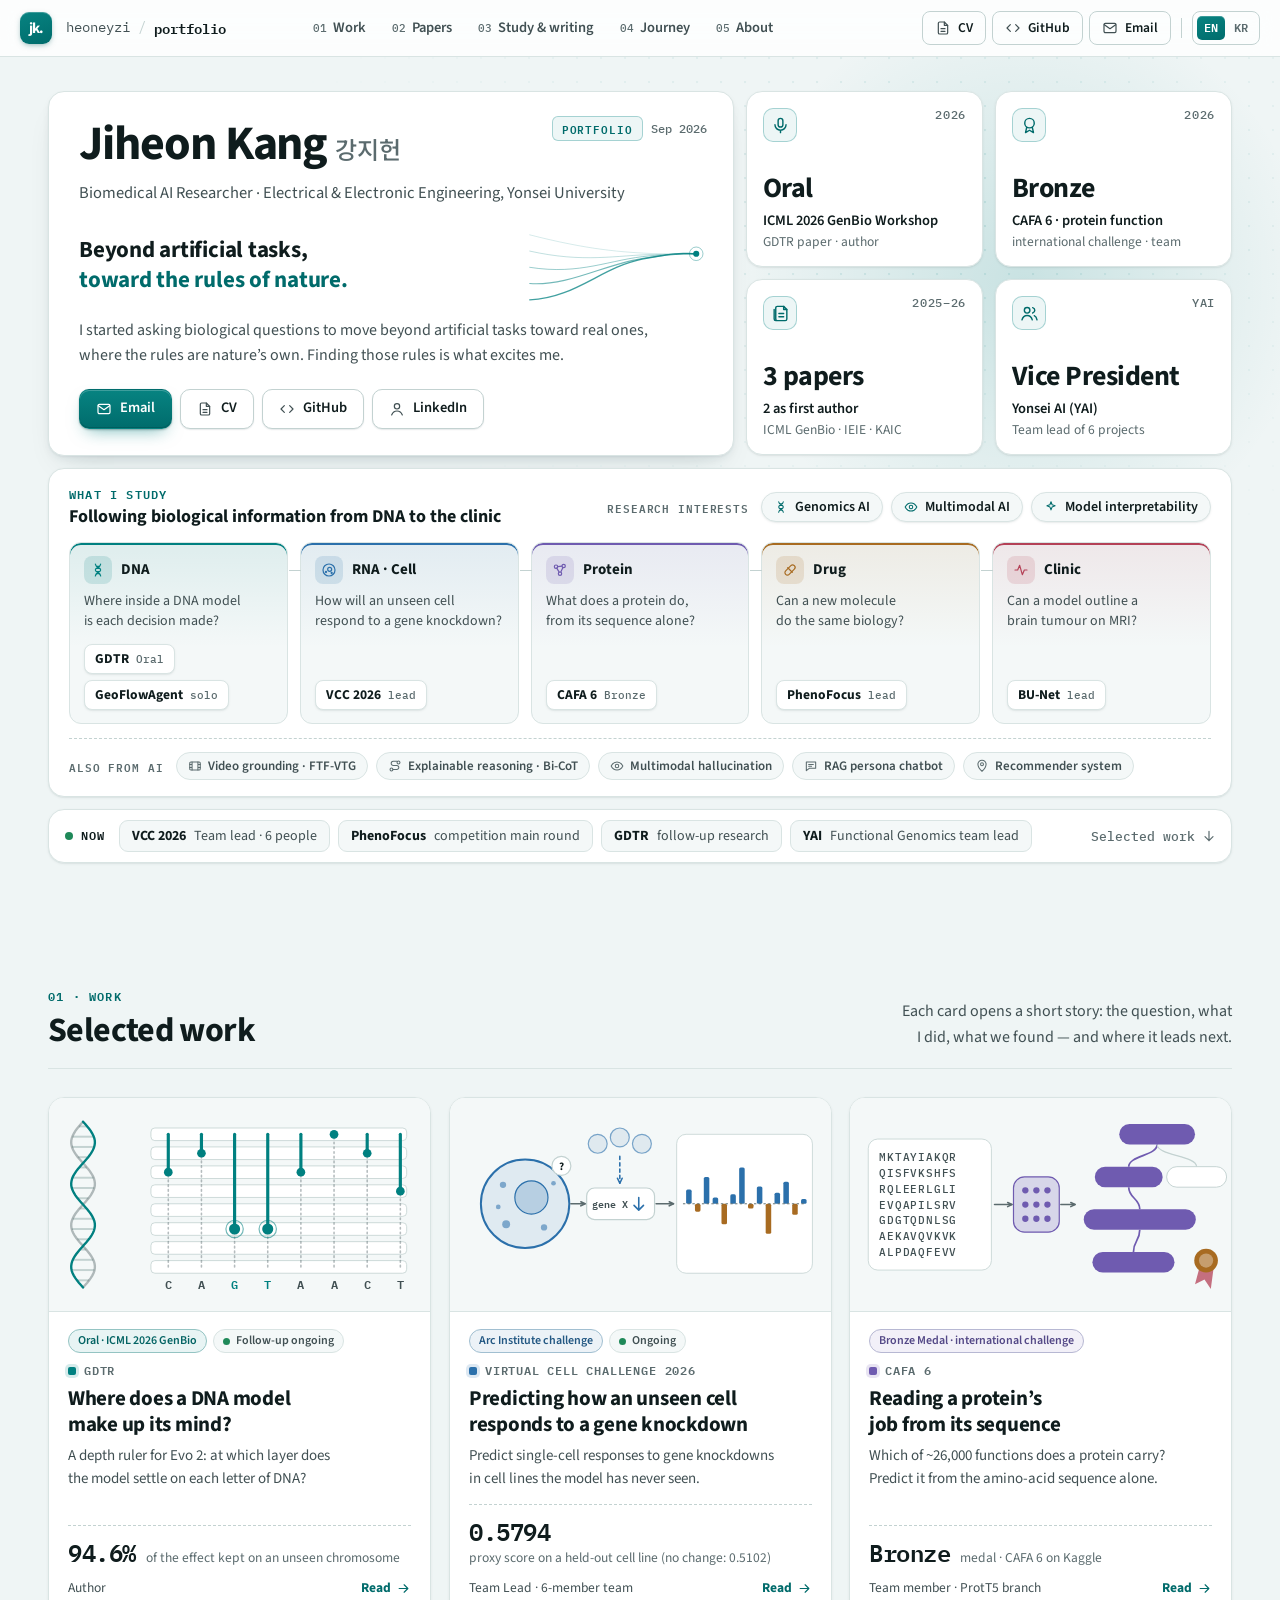
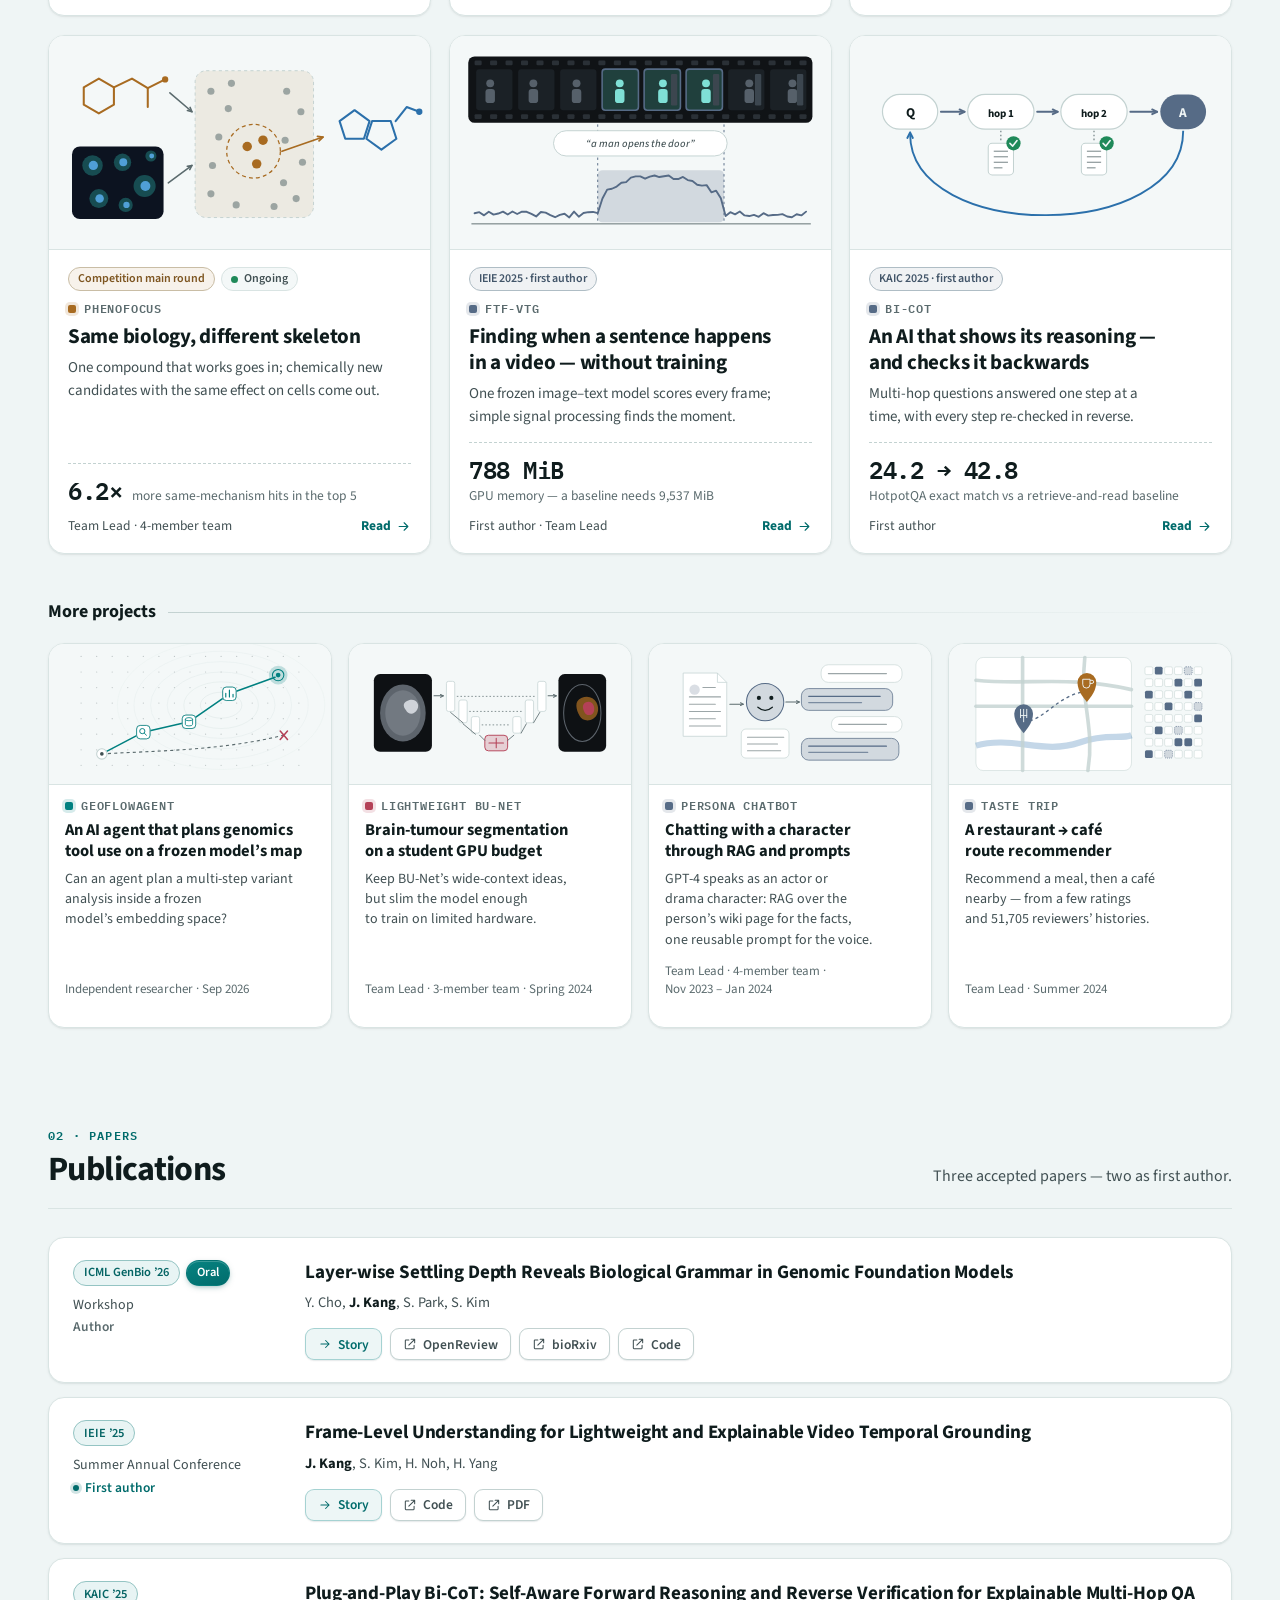
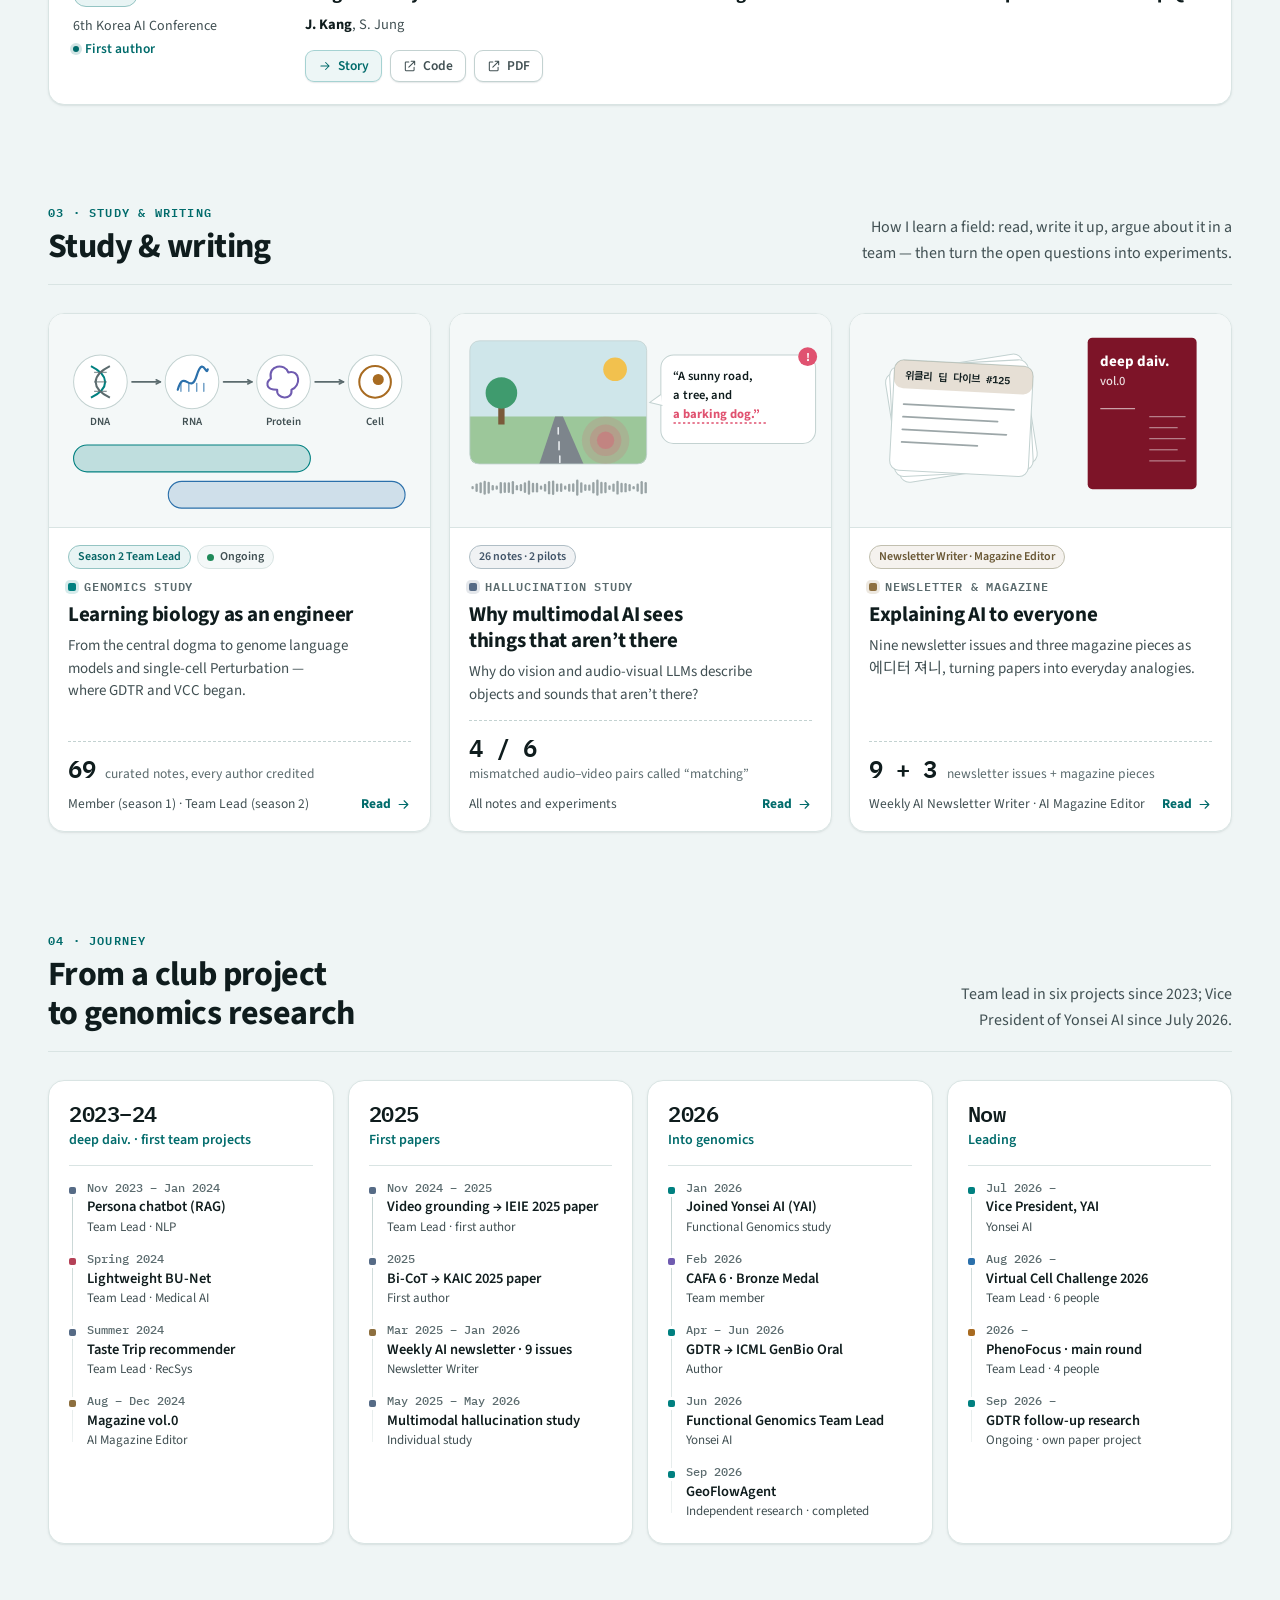
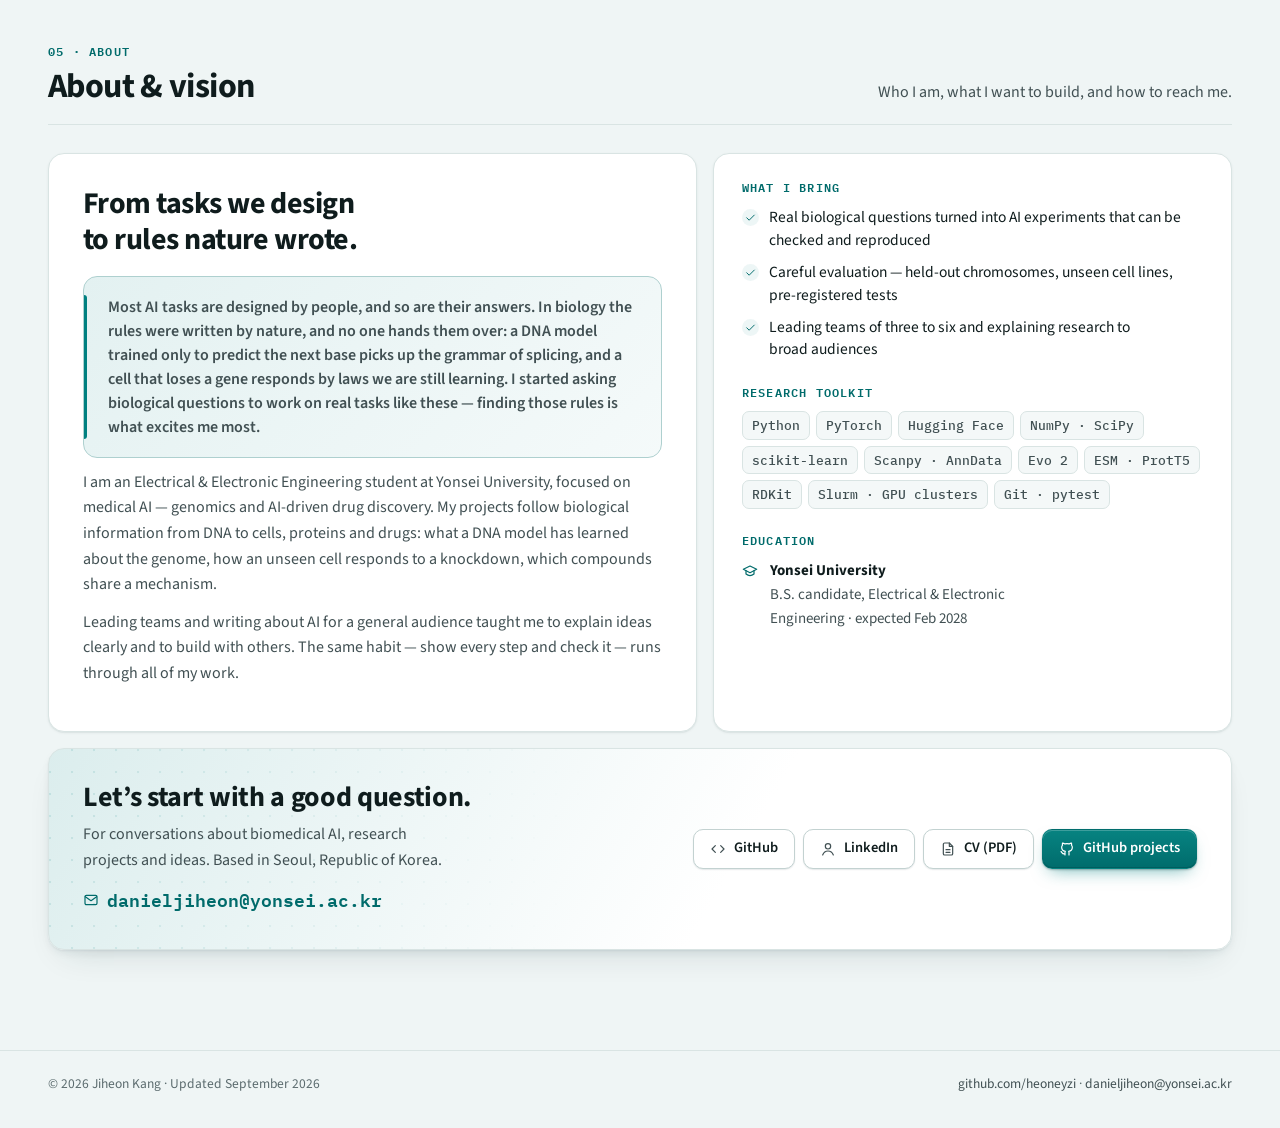
<file: index.html>
<!doctype html>
<html lang="en">
<head>
<meta charset="utf-8">
<meta name="viewport" content="width=device-width,initial-scale=1">
<title>Jiheon Kang · Biomedical AI Researcher</title>
<meta name="title-ko" content="강지헌 · Biomedical AI 연구자">
<meta name="description" content="Jiheon Kang (강지헌), Yonsei University — moving beyond artificial AI tasks toward real ones: finding nature’s rules in DNA, cells and proteins. Papers, projects and study notes.">
<meta name="theme-color" content="#f4f8f8">
<meta name="color-scheme" content="light">
<link rel="canonical" href="https://heoneyzi.github.io/">
<meta property="og:type" content="website">
<meta property="og:title" content="Jiheon Kang · Biomedical AI Researcher">
<meta property="og:description" content="Jiheon Kang (강지헌), Yonsei University — moving beyond artificial AI tasks toward real ones: finding nature’s rules in DNA, cells and proteins. Papers, projects and study notes.">
<meta property="og:url" content="https://heoneyzi.github.io/">
<meta property="og:image" content="https://heoneyzi.github.io/assets/og.png">
<meta name="twitter:card" content="summary_large_image">
<link rel="icon" type="image/svg+xml" href="favicon.svg">
<link rel="preconnect" href="https://fonts.googleapis.com">
<link rel="preconnect" href="https://fonts.gstatic.com" crossorigin>
<link rel="stylesheet" href="https://fonts.googleapis.com/css2?family=Source+Sans+3:ital,wght@0,400;0,500;0,600;0,700;1,400&family=IBM+Plex+Mono:wght@400;500;600&family=Noto+Sans+KR:wght@400;500;700&display=swap">
<link rel="stylesheet" href="assets/site.css?v=light-only-20260928">
<script src="assets/site.js?v=light-only-20260928" defer></script>
</head>
<body>
<a class="skip" href="#main" data-ko="본문으로 건너뛰기">Skip to content</a>
<svg class="sprite" aria-hidden="true" focusable="false" xmlns="http://www.w3.org/2000/svg"><symbol id="i-mail" viewBox="0 0 24 24" fill="none" stroke="currentColor" stroke-width="1.8" stroke-linecap="round" stroke-linejoin="round"><rect x="3" y="5" width="18" height="14" rx="2"/><path d="m3.5 7 8.5 6 8.5-6"/></symbol><symbol id="i-file" viewBox="0 0 24 24" fill="none" stroke="currentColor" stroke-width="1.8" stroke-linecap="round" stroke-linejoin="round"><path d="M14 3H7a2 2 0 0 0-2 2v14a2 2 0 0 0 2 2h10a2 2 0 0 0 2-2V8z"/><path d="M14 3v5h5M9 13h6M9 17h6"/></symbol><symbol id="i-code" viewBox="0 0 24 24" fill="none" stroke="currentColor" stroke-width="1.8" stroke-linecap="round" stroke-linejoin="round"><path d="m8 7-5 5 5 5M16 7l5 5-5 5"/></symbol><symbol id="i-user" viewBox="0 0 24 24" fill="none" stroke="currentColor" stroke-width="1.8" stroke-linecap="round" stroke-linejoin="round"><circle cx="12" cy="8" r="4"/><path d="M4 21c1.5-4 4.5-6 8-6s6.5 2 8 6"/></symbol><symbol id="i-arrow" viewBox="0 0 24 24" fill="none" stroke="currentColor" stroke-width="1.8" stroke-linecap="round" stroke-linejoin="round"><path d="M5 12h14M13 6l6 6-6 6"/></symbol><symbol id="i-ext" viewBox="0 0 24 24" fill="none" stroke="currentColor" stroke-width="1.8" stroke-linecap="round" stroke-linejoin="round"><path d="M14 4h6v6M10 14 20 4M19 14v5a1 1 0 0 1-1 1H5a1 1 0 0 1-1-1V6a1 1 0 0 1 1-1h5"/></symbol><symbol id="i-mic" viewBox="0 0 24 24" fill="none" stroke="currentColor" stroke-width="1.8" stroke-linecap="round" stroke-linejoin="round"><rect x="9" y="3" width="6" height="11" rx="3"/><path d="M5 11a7 7 0 0 0 14 0M12 18v3"/></symbol><symbol id="i-medal" viewBox="0 0 24 24" fill="none" stroke="currentColor" stroke-width="1.8" stroke-linecap="round" stroke-linejoin="round"><circle cx="12" cy="9" r="6"/><path d="m8.5 14-1.5 7 5-3 5 3-1.5-7"/></symbol><symbol id="i-papers" viewBox="0 0 24 24" fill="none" stroke="currentColor" stroke-width="1.8" stroke-linecap="round" stroke-linejoin="round"><path d="M8 3h8l4 4v12a2 2 0 0 1-2 2H8a2 2 0 0 1-2-2V5a2 2 0 0 1 2-2z"/><path d="M16 3v4h4M4 7v12a2 2 0 0 0 2 2M10 12h6M10 16h6"/></symbol><symbol id="i-users" viewBox="0 0 24 24" fill="none" stroke="currentColor" stroke-width="1.8" stroke-linecap="round" stroke-linejoin="round"><circle cx="9" cy="8" r="3.5"/><path d="M2.5 20c.9-3.4 3.3-5.5 6.5-5.5s5.6 2.1 6.5 5.5M16 4.6a3.5 3.5 0 0 1 0 6.8M18 14.8c1.8.8 3 2.6 3.5 5.2"/></symbol><symbol id="i-dna" viewBox="0 0 24 24" fill="none" stroke="currentColor" stroke-width="1.8" stroke-linecap="round" stroke-linejoin="round"><path d="M8 3c0 5 8 5 8 9s-8 4-8 9M16 3c0 5-8 5-8 9s8 4 8 9M9.5 6.5h5M10 9.5h4M10 14.5h4M9.5 17.5h5"/></symbol><symbol id="i-cell" viewBox="0 0 24 24" fill="none" stroke="currentColor" stroke-width="1.8" stroke-linecap="round" stroke-linejoin="round"><circle cx="12" cy="12" r="9"/><circle cx="13" cy="11" r="3"/><circle cx="7.5" cy="15" r=".8"/><circle cx="16" cy="16.5" r=".8"/></symbol><symbol id="i-protein" viewBox="0 0 24 24" fill="none" stroke="currentColor" stroke-width="1.8" stroke-linecap="round" stroke-linejoin="round"><circle cx="6" cy="7" r="2.5"/><circle cx="17.5" cy="6" r="2.5"/><circle cx="12" cy="17.5" r="2.5"/><path d="M8.4 6.8 15 6.2M7.1 9.2l3.7 6M16.4 8.3 13.2 15"/></symbol><symbol id="i-pill" viewBox="0 0 24 24" fill="none" stroke="currentColor" stroke-width="1.8" stroke-linecap="round" stroke-linejoin="round"><rect x="2.8" y="8.3" width="18.4" height="7.4" rx="3.7" transform="rotate(-45 12 12)"/><path d="m8.6 8.6 6.8 6.8"/></symbol><symbol id="i-pulse" viewBox="0 0 24 24" fill="none" stroke="currentColor" stroke-width="1.8" stroke-linecap="round" stroke-linejoin="round"><path d="M3 12h4l3-7 4 14 3-7h4"/></symbol><symbol id="i-film" viewBox="0 0 24 24" fill="none" stroke="currentColor" stroke-width="1.8" stroke-linecap="round" stroke-linejoin="round"><rect x="3" y="5" width="18" height="14" rx="2"/><path d="M7 5v14M17 5v14M3 9.5h4M3 14.5h4M17 9.5h4M17 14.5h4"/></symbol><symbol id="i-route" viewBox="0 0 24 24" fill="none" stroke="currentColor" stroke-width="1.8" stroke-linecap="round" stroke-linejoin="round"><circle cx="6" cy="18" r="2.5"/><circle cx="18" cy="6" r="2.5"/><path d="M8.5 18H15a3.5 3.5 0 0 0 0-7H9a3.5 3.5 0 0 1 0-7h6.5"/></symbol><symbol id="i-compass" viewBox="0 0 24 24" fill="none" stroke="currentColor" stroke-width="1.8" stroke-linecap="round" stroke-linejoin="round"><circle cx="12" cy="12" r="9"/><path d="m15.5 8.5-2 5-5 2 2-5z"/></symbol><symbol id="i-chat" viewBox="0 0 24 24" fill="none" stroke="currentColor" stroke-width="1.8" stroke-linecap="round" stroke-linejoin="round"><path d="M4 5h16v11H9l-5 4z"/><path d="M8 9.5h8M8 12.5h5"/></symbol><symbol id="i-pin" viewBox="0 0 24 24" fill="none" stroke="currentColor" stroke-width="1.8" stroke-linecap="round" stroke-linejoin="round"><path d="M12 21s7-6.2 7-12a7 7 0 1 0-14 0c0 5.8 7 12 7 12z"/><circle cx="12" cy="9" r="2.5"/></symbol><symbol id="i-book" viewBox="0 0 24 24" fill="none" stroke="currentColor" stroke-width="1.8" stroke-linecap="round" stroke-linejoin="round"><path d="M3 5h6a3 3 0 0 1 3 3v12a2 2 0 0 0-2-2H3zM21 5h-6a3 3 0 0 0-3 3v12a2 2 0 0 1 2-2h7z"/></symbol><symbol id="i-eye" viewBox="0 0 24 24" fill="none" stroke="currentColor" stroke-width="1.8" stroke-linecap="round" stroke-linejoin="round"><path d="M2 12s3.5-7 10-7 10 7 10 7-3.5 7-10 7S2 12 2 12z"/><circle cx="12" cy="12" r="3"/></symbol><symbol id="i-pen" viewBox="0 0 24 24" fill="none" stroke="currentColor" stroke-width="1.8" stroke-linecap="round" stroke-linejoin="round"><path d="M4 20h4L19 9a2.8 2.8 0 0 0-4-4L4 16z"/><path d="m13.5 6.5 4 4"/></symbol><symbol id="i-check" viewBox="0 0 24 24" fill="none" stroke="currentColor" stroke-width="1.8" stroke-linecap="round" stroke-linejoin="round"><path d="m5 12.5 4.5 4.5L19 7.5"/></symbol><symbol id="i-cap" viewBox="0 0 24 24" fill="none" stroke="currentColor" stroke-width="1.8" stroke-linecap="round" stroke-linejoin="round"><path d="M2 9.5 12 4.5l10 5-10 5z"/><path d="M6 11.5v5c3.5 2.7 8.5 2.7 12 0v-5"/></symbol><symbol id="i-info" viewBox="0 0 24 24" fill="none" stroke="currentColor" stroke-width="1.8" stroke-linecap="round" stroke-linejoin="round"><circle cx="12" cy="12" r="9"/><path d="M12 11v6M12 7.5v.5"/></symbol><symbol id="i-down" viewBox="0 0 24 24" fill="none" stroke="currentColor" stroke-width="1.8" stroke-linecap="round" stroke-linejoin="round"><path d="M12 5v14M6 13l6 6 6-6"/></symbol><symbol id="i-spark" viewBox="0 0 24 24" fill="none" stroke="currentColor" stroke-width="1.8" stroke-linecap="round" stroke-linejoin="round"><path d="M12 3l1.9 5.1L19 10l-5.1 1.9L12 17l-1.9-5.1L5 10l5.1-1.9z"/></symbol><symbol id="i-github" viewBox="0 0 24 24" fill="none" stroke="currentColor" stroke-width="1.8" stroke-linecap="round" stroke-linejoin="round"><path d="M9 19c-4.3 1.4-4.3-2.5-6-3m12 5v-3.5c0-1 .1-1.4-.5-2 2.8-.3 5.5-1.4 5.5-6a4.6 4.6 0 0 0-1.3-3.2 4.2 4.2 0 0 0-.1-3.2s-1.1-.3-3.5 1.3a12.3 12.3 0 0 0-6.2 0C6.5 2.8 5.4 3.1 5.4 3.1a4.2 4.2 0 0 0-.1 3.2A4.6 4.6 0 0 0 4 9.5c0 4.6 2.7 5.7 5.5 6-.6.6-.6 1.2-.5 2V21"/></symbol></svg>
<header class="topbar">
  <div class="tb-row">
    <a class="brand" href="index.html" aria-label="Jiheon Kang — home" data-ko-aria="강지헌 — 홈"><span class="brand-mark">jk.</span></a>
    <div class="crumbs"><a href="index.html">heoneyzi</a><span class="sep">/</span><span aria-current="page" data-ko="포트폴리오">portfolio</span></div>
    <nav class="nav" aria-label="Sections" data-ko-aria="섹션"><a href="#work"><span class="n">01</span><span data-ko="연구·프로젝트">Work</span></a><a href="#papers"><span class="n">02</span><span data-ko="논문">Papers</span></a><a href="#study"><span class="n">03</span><span data-ko="공부·글">Study & writing</span></a><a href="#journey"><span class="n">04</span><span data-ko="걸어온 길">Journey</span></a><a href="#about"><span class="n">05</span><span data-ko="소개">About</span></a></nav>
    <div class="tb-right">
      <a class="tb-btn" href="Jiheon_Kang_CV.pdf" target="_blank" rel="noopener" aria-label="CV (PDF)"><svg class="ic" aria-hidden="true"><use href="#i-file"/></svg><span class="t">CV</span></a>
      <a class="tb-btn" href="https://github.com/heoneyzi" target="_blank" rel="noopener" aria-label="GitHub"><svg class="ic" aria-hidden="true"><use href="#i-code"/></svg><span class="t">GitHub</span></a>
      <a class="tb-btn" href="mailto:danieljiheon@yonsei.ac.kr" aria-label="Email" data-ko-aria="이메일"><svg class="ic" aria-hidden="true"><use href="#i-mail"/></svg><span class="t" data-ko="이메일">Email</span></a>
      <span class="tb-sep" aria-hidden="true"></span>
      <button class="lang-btn" type="button" data-lang-toggle aria-label="한국어로 보기" aria-pressed="false"><span class="l-en">EN</span><span class="l-ko">KR</span></button>
    </div>
  </div>
  <nav class="nav-strip" aria-label="Sections" data-ko-aria="섹션"><a href="#work"><span class="n">01</span><span data-ko="연구·프로젝트">Work</span></a><a href="#papers"><span class="n">02</span><span data-ko="논문">Papers</span></a><a href="#study"><span class="n">03</span><span data-ko="공부·글">Study & writing</span></a><a href="#journey"><span class="n">04</span><span data-ko="걸어온 길">Journey</span></a><a href="#about"><span class="n">05</span><span data-ko="소개">About</span></a></nav>
</header>
<main id="main">
<section class="cover" id="top" aria-labelledby="hero-name">
<div class="wrap cover-grid">
  <div class="card id-card">
    <p class="id-stamp"><span class="pill" data-ko="포트폴리오">Portfolio</span><span data-ko="2026.09">Sep 2026</span></p>
    <h1 id="hero-name">Jiheon Kang<span class="h1-ko" lang="ko">강지헌</span></h1>
    <p class="id-role" data-ko="Biomedical AI 연구자 · 연세대학교 전기전자공학부">Biomedical AI Researcher · Electrical &amp; Electronic Engineering, Yonsei University</p>
    <div class="id-tagrow">
      <p class="id-tag" data-ko="인공적인 과제를 넘어,&lt;br&gt;&lt;em&gt;자연의 규칙을 찾아서.&lt;/em&gt;">Beyond artificial tasks,<br><em>toward the rules of nature.</em></p>
      <svg class="id-deco" viewBox="0 0 260 120" aria-hidden="true" focusable="false">
<g fill="none" stroke-linecap="round">
<path d="M4 112 C 70 110 110 64 170 52 S 230 44 250 44" stroke="var(--accent)" stroke-width="2" opacity=".75"/>
<path d="M4 88 C 64 92 116 58 176 50 S 232 44 250 44" stroke="var(--accent)" stroke-width="1.6" opacity=".55"/>
<path d="M4 64 C 80 76 122 52 182 47 S 236 44 250 44" stroke="var(--accent)" stroke-width="1.4" opacity=".42"/>
<path d="M4 40 C 84 58 132 46 188 45 S 238 44 250 44" stroke="var(--accent)" stroke-width="1.2" opacity=".3"/>
<path d="M4 16 C 90 38 140 42 194 44 S 240 44 250 44" stroke="var(--accent)" stroke-width="1.1" opacity=".22"/>
</g>
<circle class="halo" cx="250" cy="44" r="10" fill="none" stroke="var(--accent)" stroke-width="1.3" opacity=".45"/>
<circle cx="250" cy="44" r="4.5" fill="var(--accent)"/>
</svg>
    </div>
    <p class="id-intro" data-ko="인공적인 과제에서 벗어나 자연의 규칙을 찾는 진짜 과제로 나아가고 싶어 생물학의 질문을 시작했습니다. 그 규칙을 찾아가는 일에 가장 큰 흥미를 느낍니다.">I started asking biological questions to move beyond artificial tasks toward real ones, where the rules are nature’s own. Finding those rules is what excites me.</p>
    <div class="id-links">
      <a class="btn btn-primary" href="mailto:danieljiheon@yonsei.ac.kr"><svg class="ic" aria-hidden="true"><use href="#i-mail"/></svg><span data-ko="이메일">Email</span></a>
      <a class="btn" href="Jiheon_Kang_CV.pdf" target="_blank" rel="noopener"><svg class="ic" aria-hidden="true"><use href="#i-file"/></svg><span>CV</span></a>
      <a class="btn" href="https://github.com/heoneyzi" target="_blank" rel="noopener"><svg class="ic" aria-hidden="true"><use href="#i-code"/></svg><span>GitHub</span></a>
      <a class="btn" href="https://www.linkedin.com/in/jiheonkang" target="_blank" rel="noopener"><svg class="ic" aria-hidden="true"><use href="#i-user"/></svg><span>LinkedIn</span></a>
    </div>
  </div>
  <div class="hl-grid"><a class="card hl tilt" data-tilt href="projects/gdtr.html">
  <div class="hl-top"><span class="hl-ic"><svg class="ic" aria-hidden="true"><use href="#i-mic"/></svg></span><span class="hl-ctx">2026</span></div>
  <p class="hl-v" data-ko="Oral">Oral</p>
  <div class="hl-foot"><p class="hl-l" data-ko="ICML 2026 GenBio 워크숍">ICML 2026 GenBio Workshop</p><p class="hl-s" data-ko="GDTR 논문 · 저자">GDTR paper · author</p></div>
  <svg class="ic hl-go" aria-hidden="true"><use href="#i-arrow"/></svg>
</a><a class="card hl tilt" data-tilt href="projects/cafa6.html">
  <div class="hl-top"><span class="hl-ic"><svg class="ic" aria-hidden="true"><use href="#i-medal"/></svg></span><span class="hl-ctx">2026</span></div>
  <p class="hl-v" data-ko="동메달">Bronze</p>
  <div class="hl-foot"><p class="hl-l" data-ko="CAFA 6 · 단백질 기능 예측">CAFA 6 · protein function</p><p class="hl-s" data-ko="국제 대회 · 팀">international challenge · team</p></div>
  <svg class="ic hl-go" aria-hidden="true"><use href="#i-arrow"/></svg>
</a><a class="card hl tilt" data-tilt href="#papers">
  <div class="hl-top"><span class="hl-ic"><svg class="ic" aria-hidden="true"><use href="#i-papers"/></svg></span><span class="hl-ctx">2025–26</span></div>
  <p class="hl-v" data-ko="논문 3편">3 papers</p>
  <div class="hl-foot"><p class="hl-l" data-ko="제1저자 2편">2 as first author</p><p class="hl-s" data-ko="ICML GenBio · IEIE · KAIC">ICML GenBio · IEIE · KAIC</p></div>
  <svg class="ic hl-go" aria-hidden="true"><use href="#i-arrow"/></svg>
</a><a class="card hl tilt" data-tilt href="#journey">
  <div class="hl-top"><span class="hl-ic"><svg class="ic" aria-hidden="true"><use href="#i-users"/></svg></span><span class="hl-ctx">YAI</span></div>
  <p class="hl-v" data-ko="부회장">Vice President</p>
  <div class="hl-foot"><p class="hl-l" data-ko="Yonsei AI (YAI)">Yonsei AI (YAI)</p><p class="hl-s" data-ko="프로젝트 팀장 6회">Team lead of 6 projects</p></div>
  <svg class="ic hl-go" aria-hidden="true"><use href="#i-arrow"/></svg>
</a></div>
  <div class="card map-card">
    <div class="map-head">
      <div><p class="eyebrow" data-ko="연구 지도">What I study</p><h2 data-ko="DNA에서 임상까지, 생물학 정보의 흐름을 따라갑니다">Following biological information from DNA to the clinic</h2></div>
      <div class="interests"><span class="lbl" data-ko="연구 관심사">Research interests</span><div class="chips"><span class="chip"><svg class="ic" aria-hidden="true"><use href="#i-dna"/></svg><span data-ko="유전체 AI">Genomics AI</span></span><span class="chip"><svg class="ic" aria-hidden="true"><use href="#i-eye"/></svg><span data-ko="멀티모달 AI">Multimodal AI</span></span><span class="chip"><svg class="ic" aria-hidden="true"><use href="#i-spark"/></svg><span data-ko="모델 해석">Model interpretability</span></span></div></div>
    </div>
    <ol class="stages"><li class="stage lift dom-dna">
  <div class="st-top"><span class="st-ic"><svg class="ic" aria-hidden="true"><use href="#i-dna"/></svg></span><span class="st-name" data-ko="DNA">DNA</span></div>
  <p class="st-q" data-ko="DNA 모델 안 어디에서 판단이 이뤄질까?">Where inside a DNA model is each decision made?</p>
  <div class="st-links"><a class="st-link" href="projects/gdtr.html"><span>GDTR</span><small data-ko="Oral">Oral</small></a><a class="st-link" href="projects/geoflowagent.html"><span>GeoFlowAgent</span><small data-ko="개인">solo</small></a></div>
</li><li class="stage lift dom-cell">
  <div class="st-top"><span class="st-ic"><svg class="ic" aria-hidden="true"><use href="#i-cell"/></svg></span><span class="st-name" data-ko="RNA · 세포">RNA · Cell</span></div>
  <p class="st-q" data-ko="처음 보는 세포는 유전자 억제에 어떻게 반응할까?">How will an unseen cell respond to a gene knockdown?</p>
  <div class="st-links"><a class="st-link" href="projects/vcc2026.html"><span>VCC 2026</span><small data-ko="팀장">lead</small></a></div>
</li><li class="stage lift dom-protein">
  <div class="st-top"><span class="st-ic"><svg class="ic" aria-hidden="true"><use href="#i-protein"/></svg></span><span class="st-name" data-ko="단백질">Protein</span></div>
  <p class="st-q" data-ko="서열만 보고 단백질의 기능을 알 수 있을까?">What does a protein do, from its sequence alone?</p>
  <div class="st-links"><a class="st-link" href="projects/cafa6.html"><span>CAFA 6</span><small data-ko="동메달">Bronze</small></a></div>
</li><li class="stage lift dom-drug">
  <div class="st-top"><span class="st-ic"><svg class="ic" aria-hidden="true"><use href="#i-pill"/></svg></span><span class="st-name" data-ko="약물">Drug</span></div>
  <p class="st-q" data-ko="구조가 다른 분자로 같은 효과를 낼 수 있을까?">Can a new molecule do the same biology?</p>
  <div class="st-links"><a class="st-link" href="projects/phenofocus.html"><span>PhenoFocus</span><small data-ko="팀장">lead</small></a></div>
</li><li class="stage lift dom-clinic">
  <div class="st-top"><span class="st-ic"><svg class="ic" aria-hidden="true"><use href="#i-pulse"/></svg></span><span class="st-name" data-ko="임상">Clinic</span></div>
  <p class="st-q" data-ko="MRI에서 뇌종양을 자동으로 그려 낼 수 있을까?">Can a model outline a brain tumour on MRI?</p>
  <div class="st-links"><a class="st-link" href="projects/bu-net.html"><span>BU-Net</span><small data-ko="팀장">lead</small></a></div>
</li></ol>
    <div class="also"><span class="lbl" data-ko="AI 쪽 경험">Also from AI</span><div class="chips"><a href="projects/ftf-vtg.html"><svg class="ic" aria-hidden="true"><use href="#i-film"/></svg><span data-ko="비디오 그라운딩 · &lt;span class=&quot;nw&quot;&gt;FTF-VTG&lt;/span&gt;">Video grounding · <span class="nw">FTF-VTG</span></span></a><a href="projects/bi-cot.html"><svg class="ic" aria-hidden="true"><use href="#i-route"/></svg><span data-ko="설명 가능한 추론 · &lt;span class=&quot;nw&quot;&gt;Bi-CoT&lt;/span&gt;">Explainable reasoning · <span class="nw">Bi-CoT</span></span></a><a href="projects/hallucination.html"><svg class="ic" aria-hidden="true"><use href="#i-eye"/></svg><span data-ko="멀티모달 환각">Multimodal hallucination</span></a><a href="projects/persona-chatbot.html"><svg class="ic" aria-hidden="true"><use href="#i-chat"/></svg><span data-ko="RAG 페르소나 챗봇">RAG persona chatbot</span></a><a href="projects/taste-trip.html"><svg class="ic" aria-hidden="true"><use href="#i-pin"/></svg><span data-ko="추천 시스템">Recommender system</span></a></div></div>
  </div>
  <div class="card now-bar">
    <span class="now-h" data-ko="지금">Now</span>
    <ul class="now-items"><li><a href="projects/vcc2026.html"><b>VCC 2026</b><span data-ko="팀장 · 6인 팀">Team lead · 6 people</span></a></li><li><a href="projects/phenofocus.html"><b>PhenoFocus</b><span data-ko="대회 본선 진행 중">competition main round</span></a></li><li><a href="projects/gdtr.html"><b>GDTR</b><span data-ko="후속 연구 중"><span class="nw">follow-up</span> research</span></a></li><li><a href="projects/genomics-study.html"><b>YAI</b><span data-ko="Functional Genomics 팀장">Functional Genomics team lead</span></a></li></ul>
    <a class="scroll-cue" href="#work"><span data-ko="대표 작업">Selected work</span><svg class="ic" aria-hidden="true"><use href="#i-down"/></svg></a>
  </div>
</div>
</section>
<section class="section" id="work" aria-labelledby="work-h">
<div class="wrap">
<header class="sec-head">
  <div><p class="eyebrow">01 · <span data-ko="연구·프로젝트">Work</span></p><h2 data-ko="대표 작업" id="work-h">Selected work</h2></div>
  <p data-ko="카드를 누르면 짧은 이야기가 열립니다. 질문, 한 일, 결과, 그리고 다음 방향까지.">Each card opens a short story: the question, what I did, what we found — and where it leads next.</p>
</header>
<div class="work-grid"><a class="card wcard tilt dom-dna" data-tilt href="projects/gdtr.html">
  <div class="thumb"><svg class="ill" viewBox="0 0 480 270" role="img" aria-label="Layer stack of a DNA model: each DNA letter settles at a different depth; splice-site letters settle earlier." data-ko-aria="DNA 모델의 층: 글자마다 정착하는 깊이가 다르고, 스플라이스 자리는 더 일찍 정착합니다." preserveAspectRatio="xMidYMid meet" xmlns="http://www.w3.org/2000/svg"><rect class="i-bg" x="0" y="0" width="480" height="270"/><line x1="47.3" y1="36" x2="36.7" y2="36" class="i-ln" stroke-width="2.5"/><line x1="55.6" y1="49" x2="28.4" y2="49" class="i-ln" stroke-width="2.5"/><line x1="56.1" y1="62" x2="27.9" y2="62" class="i-ln" stroke-width="2.5"/><line x1="48.5" y1="75" x2="35.5" y2="75" class="i-ln" stroke-width="2.5"/><line x1="37.2" y1="88" x2="46.8" y2="88" class="i-ln" stroke-width="2.5"/><line x1="28.6" y1="101" x2="55.4" y2="101" class="i-ln" stroke-width="2.5"/><line x1="27.7" y1="114" x2="56.3" y2="114" class="i-ln" stroke-width="2.5"/><line x1="35.1" y1="127" x2="48.9" y2="127" class="i-ln" stroke-width="2.5"/><line x1="46.4" y1="140" x2="37.6" y2="140" class="i-ln" stroke-width="2.5"/><line x1="55.2" y1="153" x2="28.8" y2="153" class="i-ln" stroke-width="2.5"/><line x1="56.4" y1="166" x2="27.6" y2="166" class="i-ln" stroke-width="2.5"/><line x1="49.3" y1="179" x2="34.7" y2="179" class="i-ln" stroke-width="2.5"/><line x1="38.0" y1="192" x2="46.0" y2="192" class="i-ln" stroke-width="2.5"/><line x1="29.0" y1="205" x2="55.0" y2="205" class="i-ln" stroke-width="2.5"/><line x1="27.5" y1="218" x2="56.5" y2="218" class="i-ln" stroke-width="2.5"/><line x1="34.3" y1="231" x2="49.7" y2="231" class="i-ln" stroke-width="2.5"/><polyline points="42.0,30 39.3,33 36.7,36 34.3,39 32.1,42 30.3,45 28.8,48 27.7,51 27.1,54 27.0,57 27.4,60 28.2,63 29.5,66 31.2,69 33.2,72 35.5,75 38.0,78 40.7,81 43.3,84 46.0,87 48.5,90 50.8,93 52.8,96 54.5,99 55.8,102 56.6,105 57.0,108 56.9,111 56.3,114 55.2,117 53.7,120 51.9,123 49.7,126 47.3,129 44.7,132 42.0,135 39.3,138 36.7,141 34.3,144 32.1,147 30.3,150 28.8,153 27.7,156 27.1,159 27.0,162 27.4,165 28.2,168 29.5,171 31.2,174 33.2,177 35.5,180 38.0,183 40.7,186 43.3,189 46.0,192 48.5,195 50.8,198 52.8,201 54.5,204 55.8,207 56.6,210 57.0,213 56.9,216 56.3,219 55.2,222 53.7,225 51.9,228 49.7,231 47.3,234 44.7,237 42.0,240" class="i-ln2 i-dim" stroke-width="3" stroke-linecap="round"/><polyline points="42.0,30 44.7,33 47.3,36 49.7,39 51.9,42 53.7,45 55.2,48 56.3,51 56.9,54 57.0,57 56.6,60 55.8,63 54.5,66 52.8,69 50.8,72 48.5,75 46.0,78 43.3,81 40.7,84 38.0,87 35.5,90 33.2,93 31.2,96 29.5,99 28.2,102 27.4,105 27.0,108 27.1,111 27.7,114 28.8,117 30.3,120 32.1,123 34.3,126 36.7,129 39.3,132 42.0,135 44.7,138 47.3,141 49.7,144 51.9,147 53.7,150 55.2,153 56.3,156 56.9,159 57.0,162 56.6,165 55.8,168 54.5,171 52.8,174 50.8,177 48.5,180 46.0,183 43.3,186 40.7,189 38.0,192 35.5,195 33.2,198 31.2,201 29.5,204 28.2,207 27.4,210 27.0,213 27.1,216 27.7,219 28.8,222 30.3,225 32.1,228 34.3,231 36.7,234 39.3,237 42.0,240" class="i-accs" stroke-width="3" stroke-linecap="round"/><rect x="128" y="206" width="324" height="16" rx="5" class="i-box" stroke-width="1"/><rect x="128" y="182" width="324" height="16" rx="5" class="i-box" stroke-width="1"/><rect x="128" y="158" width="324" height="16" rx="5" class="i-box" stroke-width="1"/><rect x="128" y="134" width="324" height="16" rx="5" class="i-box" stroke-width="1"/><rect x="128" y="110" width="324" height="16" rx="5" class="i-box" stroke-width="1"/><rect x="128" y="86" width="324" height="16" rx="5" class="i-box" stroke-width="1"/><rect x="128" y="62" width="324" height="16" rx="5" class="i-box" stroke-width="1"/><rect x="128" y="38" width="324" height="16" rx="5" class="i-box" stroke-width="1"/><text x="120" y="50" class="t-s lbl" text-anchor="end" data-ko="32층">layer 32</text><text x="120" y="218" class="t-s lbl" text-anchor="end" data-ko="1층">layer 1</text><line x1="150" y1="214" x2="150" y2="94" class="i-ln2 i-dim" stroke-width="2" stroke-dasharray="2 4" stroke-linecap="round"/><line x1="150" y1="94" x2="150" y2="46" class="i-accs" stroke-width="4" stroke-linecap="round"/><circle cx="150" cy="94" r="5.5" class="i-acc"/><text x="150" y="242" class="t-m" text-anchor="middle" style="font-size:15px;font-weight:600">C</text><line x1="192" y1="214" x2="192" y2="70" class="i-ln2 i-dim" stroke-width="2" stroke-dasharray="2 4" stroke-linecap="round"/><line x1="192" y1="70" x2="192" y2="46" class="i-accs" stroke-width="4" stroke-linecap="round"/><circle cx="192" cy="70" r="5.5" class="i-acc"/><text x="192" y="242" class="t-m" text-anchor="middle" style="font-size:15px;font-weight:600">A</text><line x1="234" y1="214" x2="234" y2="166" class="i-ln2 i-dim" stroke-width="2" stroke-dasharray="2 4" stroke-linecap="round"/><line x1="234" y1="166" x2="234" y2="46" class="i-accs" stroke-width="4" stroke-linecap="round"/><circle cx="234" cy="166" r="7" class="i-acc"/><circle cx="234" cy="166" r="11" class="i-accs" stroke-width="1.5" opacity=".55"/><text x="234" y="242" class="t-m t-acc" text-anchor="middle" style="font-size:15px;font-weight:600">G</text><line x1="276" y1="214" x2="276" y2="166" class="i-ln2 i-dim" stroke-width="2" stroke-dasharray="2 4" stroke-linecap="round"/><line x1="276" y1="166" x2="276" y2="46" class="i-accs" stroke-width="4" stroke-linecap="round"/><circle cx="276" cy="166" r="7" class="i-acc"/><circle cx="276" cy="166" r="11" class="i-accs" stroke-width="1.5" opacity=".55"/><text x="276" y="242" class="t-m t-acc" text-anchor="middle" style="font-size:15px;font-weight:600">T</text><line x1="318" y1="214" x2="318" y2="94" class="i-ln2 i-dim" stroke-width="2" stroke-dasharray="2 4" stroke-linecap="round"/><line x1="318" y1="94" x2="318" y2="46" class="i-accs" stroke-width="4" stroke-linecap="round"/><circle cx="318" cy="94" r="5.5" class="i-acc"/><text x="318" y="242" class="t-m" text-anchor="middle" style="font-size:15px;font-weight:600">A</text><line x1="360" y1="214" x2="360" y2="46" class="i-ln2 i-dim" stroke-width="2" stroke-dasharray="2 4" stroke-linecap="round"/><line x1="360" y1="46" x2="360" y2="46" class="i-accs" stroke-width="4" stroke-linecap="round"/><circle cx="360" cy="46" r="5.5" class="i-acc"/><text x="360" y="242" class="t-m" text-anchor="middle" style="font-size:15px;font-weight:600">A</text><line x1="402" y1="214" x2="402" y2="70" class="i-ln2 i-dim" stroke-width="2" stroke-dasharray="2 4" stroke-linecap="round"/><line x1="402" y1="70" x2="402" y2="46" class="i-accs" stroke-width="4" stroke-linecap="round"/><circle cx="402" cy="70" r="5.5" class="i-acc"/><text x="402" y="242" class="t-m" text-anchor="middle" style="font-size:15px;font-weight:600">C</text><line x1="444" y1="214" x2="444" y2="118" class="i-ln2 i-dim" stroke-width="2" stroke-dasharray="2 4" stroke-linecap="round"/><line x1="444" y1="118" x2="444" y2="46" class="i-accs" stroke-width="4" stroke-linecap="round"/><circle cx="444" cy="118" r="5.5" class="i-acc"/><text x="444" y="242" class="t-m" text-anchor="middle" style="font-size:15px;font-weight:600">T</text><path d="M226 249 L226 255 L284 255 L284 249" class="i-accs lbl" stroke-width="1.5" fill="none"/><text x="292" y="264" class="t-s t-acc lbl" text-anchor="start" data-ko="스플라이스 자리는 일찍 정착">splice site settles early</text></svg></div>
  <div class="w-body">
    <div class="w-meta"><span class="badge b-acc" data-ko="ICML 2026 GenBio · Oral">Oral · ICML 2026 GenBio</span><span class="badge b-live" data-ko="후속 연구 중"><span class="nw">Follow-up</span> ongoing</span></div>
    <p class="w-kicker"><span class="dot"></span>GDTR</p>
    <h3 data-ko="DNA 모델은 어디서 판단을 내릴까?">Where does a DNA model make up its mind?</h3>
    <p class="w-q" data-ko="Evo 2가 DNA 글자마다 몇 번째 층에서 판단을 끝내는지 재는 “깊이 자”.">A depth ruler for Evo 2: at which layer does the model settle on each letter of DNA?</p>
    <div class="w-res"><div class="w-res-inner"><span class="w-v">94.6%</span><span class="w-l" data-ko="처음 보는 염색체에서도 유지된 효과">of the effect kept on an unseen chromosome</span></div></div>
    <div class="w-foot"><span data-ko="저자">Author</span><span class="go"><span data-ko="자세히">Read</span><svg class="ic" aria-hidden="true"><use href="#i-arrow"/></svg></span></div>
  </div>
</a><a class="card wcard tilt dom-cell" data-tilt href="projects/vcc2026.html">
  <div class="thumb"><svg class="ill" viewBox="0 0 480 270" role="img" aria-label="An unseen cell line, a gene knock-down, effects borrowed from other cell lines, and the predicted expression response." data-ko-aria="처음 보는 세포주, 유전자 억제, 다른 세포주에서 빌려 온 효과, 그리고 예측한 발현 반응." preserveAspectRatio="xMidYMid meet" xmlns="http://www.w3.org/2000/svg"><rect class="i-bg" x="0" y="0" width="480" height="270"/><circle cx="186" cy="58" r="12" class="i-soft2"/><circle cx="186" cy="58" r="12" class="i-accs" stroke-width="1.5" opacity=".6"/><circle cx="214" cy="50" r="12" class="i-soft2"/><circle cx="214" cy="50" r="12" class="i-accs" stroke-width="1.5" opacity=".6"/><circle cx="242" cy="58" r="12" class="i-soft2"/><circle cx="242" cy="58" r="12" class="i-accs" stroke-width="1.5" opacity=".6"/><text x="214" y="28" class="t-s lbl" text-anchor="middle" data-ko="다른 세포주에서 측정된 효과">measured in other cell lines</text><line x1="214" y1="74" x2="214.0" y2="108.0" class="i-accs" stroke-width="2" stroke-linecap="round" stroke-dasharray="4 4"/><path d="M211.0 101.7 L214.0 108.0 L217.0 101.7" class="i-accs" stroke-width="2" stroke-linecap="round" stroke-linejoin="round" fill="none"/><circle cx="94" cy="134" r="56" class="i-soft2"/><circle cx="94" cy="134" r="56" class="i-accs" stroke-width="2.5"/><circle cx="102" cy="126" r="21" class="i-soft"/><circle cx="102" cy="126" r="21" class="i-accs" stroke-width="1.5"/><circle cx="66" cy="110" r="4" class="i-acc" opacity=".55"/><circle cx="70" cy="160" r="5" class="i-acc" opacity=".55"/><circle cx="118" cy="164" r="4" class="i-acc" opacity=".55"/><circle cx="60" cy="138" r="3" class="i-acc" opacity=".55"/><circle cx="130" cy="108" r="3" class="i-acc" opacity=".55"/><circle cx="140" cy="86" r="12" class="i-box" stroke-width="1.5"/><text x="140" y="91" class="t-b" text-anchor="middle" style="font-size:14px">?</text><text x="94" y="214" class="t-s lbl" text-anchor="middle" data-ko="처음 보는 세포주">unseen cell line</text><line x1="152" y1="134" x2="170.0" y2="134.0" class="i-ln2" stroke-width="2" stroke-linecap="round"/><path d="M164.6 136.6 L170.0 134.0 L164.6 131.4" class="i-ln2" stroke-width="2" stroke-linecap="round" stroke-linejoin="round" fill="none"/><rect x="172" y="114" width="86" height="40" rx="10" class="i-box" stroke-width="1.5"/><text x="201" y="139" class="t-m" text-anchor="middle" style="font-size:13px;font-weight:600">gene X</text><path d="M238 126 L238 142 M232 136 L238 142 L244 136" class="i-accs" stroke-width="2" fill="none" stroke-linecap="round" stroke-linejoin="round"/><text x="215" y="172" class="t-s lbl" text-anchor="middle" data-ko="유전자 억제">knock down</text><line x1="260" y1="134" x2="282.0" y2="134.0" class="i-ln2" stroke-width="2" stroke-linecap="round"/><path d="M276.6 136.6 L282.0 134.0 L276.6 131.4" class="i-ln2" stroke-width="2" stroke-linecap="round" stroke-linejoin="round" fill="none"/><rect x="286" y="46" width="172" height="176" rx="12" class="i-box" stroke-width="1"/><rect x="298.0" y="116" width="7" height="18" rx="2" class="i-acc"/><rect x="309.2" y="134" width="7" height="10" rx="2" class="i-c3"/><rect x="320.4" y="100" width="7" height="34" rx="2" class="i-acc"/><rect x="331.6" y="126" width="7" height="8" rx="2" class="i-acc"/><rect x="342.8" y="134" width="7" height="26" rx="2" class="i-c3"/><rect x="354.0" y="122" width="7" height="12" rx="2" class="i-acc"/><rect x="365.2" y="88" width="7" height="46" rx="2" class="i-acc"/><rect x="376.4" y="134" width="7" height="6" rx="2" class="i-c3"/><rect x="387.6" y="112" width="7" height="22" rx="2" class="i-acc"/><rect x="398.8" y="134" width="7" height="38" rx="2" class="i-c3"/><rect x="410.0" y="120" width="7" height="14" rx="2" class="i-acc"/><rect x="421.2" y="106" width="7" height="28" rx="2" class="i-acc"/><rect x="432.4" y="134" width="7" height="14" rx="2" class="i-c3"/><rect x="443.6" y="128" width="7" height="6" rx="2" class="i-acc"/><line x1="294" y1="134" x2="450" y2="134" class="i-ln2" stroke-width="1.2" stroke-dasharray="3 3"/><text x="298" y="68" class="t-s lbl" text-anchor="start" data-ko="예측한 반응">predicted response</text><text x="372" y="244" class="t-s lbl" text-anchor="middle" data-ko="세포 400개 × 유전자 18,533개">400 cells × 18,533 genes</text></svg></div>
  <div class="w-body">
    <div class="w-meta"><span class="badge b-acc" data-ko="Arc Institute 챌린지">Arc Institute challenge</span><span class="badge b-live" data-ko="진행 중">Ongoing</span></div>
    <p class="w-kicker"><span class="dot"></span>Virtual Cell Challenge 2026</p>
    <h3 data-ko="처음 보는 세포가 유전자 억제에 어떻게 반응할지 예측하기">Predicting how an unseen cell responds to a gene knockdown</h3>
    <p class="w-q" data-ko="한 번도 보지 못한 세포주에서 유전자를 억제했을 때 세포 하나하나의 반응을 예측합니다.">Predict <span class="nw">single-cell</span> responses to gene knockdowns in cell lines the model has never seen.</p>
    <div class="w-res"><div class="w-res-inner"><span class="w-v">0.5794</span><span class="w-l" data-ko="보지 않은 세포주의 대리 점수 (변화 없음: 0.5102)">proxy score on a <span class="nw">held-out</span> cell line (no change: 0.5102)</span></div></div>
    <div class="w-foot"><span data-ko="팀장 · 6인 팀">Team Lead · <span class="nw">6-member</span> team</span><span class="go"><span data-ko="자세히">Read</span><svg class="ic" aria-hidden="true"><use href="#i-arrow"/></svg></span></div>
  </div>
</a><a class="card wcard tilt dom-protein" data-tilt href="projects/cafa6.html">
  <div class="thumb"><svg class="ill" viewBox="0 0 480 270" role="img" aria-label="A protein sequence goes into a protein language model, which predicts Gene Ontology functions along the ontology tree." data-ko-aria="단백질 서열을 단백질 언어모델에 넣어, 온톨로지 트리를 따라 Gene Ontology 기능을 예측합니다." preserveAspectRatio="xMidYMid meet" xmlns="http://www.w3.org/2000/svg"><rect class="i-bg" x="0" y="0" width="480" height="270"/><rect x="22" y="52" width="156" height="166" rx="12" class="i-box" stroke-width="1"/><text x="36" y="80" class="t-m" style="font-size:14px;letter-spacing:1px">MKTAYIAKQR</text><text x="36" y="100" class="t-m" style="font-size:14px;letter-spacing:1px">QISFVKSHFS</text><text x="36" y="120" class="t-m" style="font-size:14px;letter-spacing:1px">RQLEERLGLI</text><text x="36" y="140" class="t-m" style="font-size:14px;letter-spacing:1px">EVQAPILSRV</text><text x="36" y="160" class="t-m" style="font-size:14px;letter-spacing:1px">GDGTQDNLSG</text><text x="36" y="180" class="t-m" style="font-size:14px;letter-spacing:1px">AEKAVQVKVK</text><text x="36" y="200" class="t-m" style="font-size:14px;letter-spacing:1px">ALPDAQFEVV</text><text x="100" y="240" class="t-s lbl" text-anchor="middle" data-ko="아미노산 서열">amino-acid sequence</text><line x1="182" y1="135" x2="204.0" y2="135.0" class="i-ln2" stroke-width="2" stroke-linecap="round"/><path d="M198.6 137.6 L204.0 135.0 L198.6 132.4" class="i-ln2" stroke-width="2" stroke-linecap="round" stroke-linejoin="round" fill="none"/><rect x="206" y="100" width="58" height="70" rx="14" class="i-soft"/><rect x="206" y="100" width="58" height="70" rx="14" class="i-accs" stroke-width="1.5"/><circle cx="221" cy="117" r="4" class="i-acc"/><circle cx="235" cy="117" r="4" class="i-acc"/><circle cx="249" cy="117" r="4" class="i-acc"/><circle cx="221" cy="135" r="4" class="i-acc"/><circle cx="235" cy="135" r="4" class="i-acc"/><circle cx="249" cy="135" r="4" class="i-acc"/><circle cx="221" cy="153" r="4" class="i-acc"/><circle cx="235" cy="153" r="4" class="i-acc"/><circle cx="249" cy="153" r="4" class="i-acc"/><text x="235" y="190" class="t-s lbl" text-anchor="middle" data-ko="단백질 LM">protein LM</text><line x1="266" y1="135" x2="284.0" y2="135.0" class="i-ln2" stroke-width="2" stroke-linecap="round"/><path d="M278.6 137.6 L284.0 135.0 L278.6 132.4" class="i-ln2" stroke-width="2" stroke-linecap="round" stroke-linejoin="round" fill="none"/><path d="M388 59 C388 73.0 352 73.0 352 87" class="i-accs" stroke-width="2.2" fill="none"/><path d="M388 59 C388 73.0 438 73.0 438 87" class="i-ln" stroke-width="1.5" fill="none"/><path d="M352 113 C352 127.0 366 127.0 366 141" class="i-accs" stroke-width="2.2" fill="none"/><path d="M366 167 C366 181.0 358 181.0 358 195" class="i-accs" stroke-width="2.2" fill="none"/><rect x="340.0" y="33" width="96" height="26" rx="13" class="i-acc"/><text x="388" y="50.5" class="t-s lbl" text-anchor="middle" style="font-weight:700;fill:var(--bg)" data-ko="기능">function</text><rect x="309.0" y="87" width="86" height="26" rx="13" class="i-acc"/><text x="352" y="104.5" class="t-s lbl" text-anchor="middle" style="font-weight:700;fill:var(--bg)" data-ko="결합">binding</text><rect x="400.0" y="87" width="76" height="26" rx="13" class="i-box" stroke-width="1.2"/><text x="438" y="104.5" class="t-s lbl" text-anchor="middle" data-ko="촉매">catalysis</text><rect x="295.0" y="141" width="142" height="26" rx="13" class="i-acc"/><text x="366" y="158.5" class="t-s lbl" text-anchor="middle" style="font-weight:700;fill:var(--bg)" data-ko="핵산 결합">nucleic acid binding</text><rect x="306.0" y="195" width="104" height="26" rx="13" class="i-acc"/><text x="358" y="212.5" class="t-s lbl" text-anchor="middle" style="font-weight:700;fill:var(--bg)" data-ko="DNA 결합">DNA binding</text><path d="M444 206 L436 236 L448 230 L456 242 L460 212 Z" class="i-c4" opacity=".75"/><circle cx="450" cy="206" r="15" class="i-c3"/><circle cx="450" cy="206" r="9" class="i-box" stroke-width="0" opacity=".35"/></svg></div>
  <div class="w-body">
    <div class="w-meta"><span class="badge b-acc" data-ko="동메달 · 국제 대회">Bronze Medal · international challenge</span></div>
    <p class="w-kicker"><span class="dot"></span>CAFA 6</p>
    <h3 data-ko="서열만 보고 단백질이 하는 일 알아맞히기">Reading a protein’s job from its sequence</h3>
    <p class="w-q" data-ko="단백질이 약 26,000개 기능 중 무엇을 가졌는지, 아미노산 서열만으로 예측합니다.">Which of ~26,000 functions does a protein carry? Predict it from the <span class="nw">amino-acid</span> sequence alone.</p>
    <div class="w-res"><div class="w-res-inner"><span class="w-v" data-ko="동메달">Bronze</span><span class="w-l" data-ko="Kaggle CAFA 6">medal · CAFA 6 on Kaggle</span></div></div>
    <div class="w-foot"><span data-ko="팀원 · ProtT5 담당">Team member · ProtT5 branch</span><span class="go"><span data-ko="자세히">Read</span><svg class="ic" aria-hidden="true"><use href="#i-arrow"/></svg></span></div>
  </div>
</a><a class="card wcard tilt dom-drug" data-tilt href="projects/phenofocus.html">
  <div class="thumb"><svg class="ill" viewBox="0 0 480 270" role="img" aria-label="One active compound and cell images map into a learned biology space; a neighbour with a different chemical skeleton is retrieved." data-ko-aria="효과가 확인된 화합물과 세포 이미지를 학습된 생물학 공간에 놓고, 골격이 다른 이웃 화합물을 찾아냅니다." preserveAspectRatio="xMidYMid meet" xmlns="http://www.w3.org/2000/svg"><rect class="i-bg" x="0" y="0" width="480" height="270"/><polygon points="81.1,87.0 62.0,98.0 42.9,87.0 42.9,65.0 62.0,54.0 81.1,65.0" class="i-accs" stroke-width="2.6" fill="none" stroke-linejoin="round"/><polyline points="81,65 104,54 124,66 146,55" class="i-accs" stroke-width="2.6" fill="none" stroke-linecap="round" stroke-linejoin="round"/><line x1="124" y1="66" x2="124" y2="90" class="i-accs" stroke-width="2.6" stroke-linecap="round"/><circle cx="146" cy="55" r="4" class="i-acc"/><text x="86" y="122" class="t-s lbl" text-anchor="middle" data-ko="효과가 확인된 화합물">one hit</text><rect x="28" y="140" width="116" height="92" rx="10" style="fill:#0c1320"/><circle cx="54" cy="164" r="13" style="fill:#2eb8ae" opacity=".35"/><circle cx="55" cy="164" r="5.9" style="fill:#57a9e6" opacity=".9"/><circle cx="92" cy="160" r="11" style="fill:#2eb8ae" opacity=".35"/><circle cx="93" cy="160" r="5.0" style="fill:#57a9e6" opacity=".9"/><circle cx="120" cy="190" r="14" style="fill:#2eb8ae" opacity=".35"/><circle cx="121" cy="190" r="6.3" style="fill:#57a9e6" opacity=".9"/><circle cx="62" cy="206" r="12" style="fill:#2eb8ae" opacity=".35"/><circle cx="63" cy="206" r="5.4" style="fill:#57a9e6" opacity=".9"/><circle cx="96" cy="214" r="9" style="fill:#2eb8ae" opacity=".35"/><circle cx="97" cy="214" r="4.0" style="fill:#57a9e6" opacity=".9"/><circle cx="128" cy="152" r="7" style="fill:#2eb8ae" opacity=".35"/><circle cx="129" cy="152" r="3.1" style="fill:#57a9e6" opacity=".9"/><text x="86" y="252" class="t-s lbl" text-anchor="middle" data-ko="세포 이미지">cell images</text><line x1="152" y1="72" x2="180.0" y2="96.0" class="i-ln2" stroke-width="2" stroke-linecap="round"/><path d="M174.2 94.5 L180.0 96.0 L177.6 90.5" class="i-ln2" stroke-width="2" stroke-linecap="round" stroke-linejoin="round" fill="none"/><line x1="150" y1="186" x2="180.0" y2="164.0" class="i-ln2" stroke-width="2" stroke-linecap="round"/><path d="M177.2 169.3 L180.0 164.0 L174.1 165.1" class="i-ln2" stroke-width="2" stroke-linecap="round" stroke-linejoin="round" fill="none"/><rect x="184" y="44" width="150" height="186" rx="14" class="i-soft2"/><rect x="184" y="44" width="150" height="186" rx="14" class="i-ln" stroke-width="1.2" stroke-dasharray="4 4"/><circle cx="204" cy="70" r="4.5" class="i-ink" opacity=".55"/><circle cx="226" cy="92" r="4.5" class="i-ink" opacity=".55"/><circle cx="300" cy="70" r="4.5" class="i-ink" opacity=".55"/><circle cx="318" cy="96" r="4.5" class="i-ink" opacity=".55"/><circle cx="214" cy="128" r="4.5" class="i-ink" opacity=".55"/><circle cx="298" cy="132" r="4.5" class="i-ink" opacity=".55"/><circle cx="204" cy="200" r="4.5" class="i-ink" opacity=".55"/><circle cx="236" cy="214" r="4.5" class="i-ink" opacity=".55"/><circle cx="312" cy="206" r="4.5" class="i-ink" opacity=".55"/><circle cx="284" cy="216" r="4.5" class="i-ink" opacity=".55"/><circle cx="320" cy="160" r="4.5" class="i-ink" opacity=".55"/><circle cx="206" cy="164" r="4.5" class="i-ink" opacity=".55"/><circle cx="296" cy="186" r="4.5" class="i-ink" opacity=".55"/><circle cx="230" cy="60" r="4.5" class="i-ink" opacity=".55"/><circle cx="258" cy="146" r="34" class="i-accs" stroke-width="1.6" stroke-dasharray="5 4"/><circle cx="250" cy="140" r="6" class="i-acc"/><circle cx="270" cy="132" r="6" class="i-acc"/><circle cx="262" cy="162" r="6" class="i-acc"/><text x="259" y="36" class="t-s lbl" text-anchor="middle" data-ko="학습된 생물학 공간">learned biology space</text><line x1="294" y1="146" x2="346.0" y2="128.0" class="i-accs" stroke-width="2.2" stroke-linecap="round"/><path d="M341.0 132.9 L346.0 128.0 L339.0 127.2" class="i-accs" stroke-width="2.2" stroke-linecap="round" stroke-linejoin="round" fill="none"/><polygon points="386.0,94.0 405.0,107.8 397.8,130.2 374.2,130.2 367.0,107.8" class="i-c2s" stroke-width="2.6" fill="none" stroke-linejoin="round"/><polygon points="431.8,107.8 439.0,130.2 420.0,144.0 401.0,130.2 408.2,107.8" class="i-c2s" stroke-width="2.6" fill="none" stroke-linejoin="round"/><polyline points="438,108 452,90 468,96" class="i-c2s" stroke-width="2.6" fill="none" stroke-linecap="round" stroke-linejoin="round"/><circle cx="468" cy="96" r="4" class="i-c2"/><text x="412" y="170" class="t-s lbl" text-anchor="middle" data-ko="다른 골격,">new skeleton,</text><text x="412" y="187" class="t-s t-acc lbl" text-anchor="middle" data-ko="같은 작용">same biology</text></svg></div>
  <div class="w-body">
    <div class="w-meta"><span class="badge b-acc" data-ko="대회 본선 진출">Competition main round</span><span class="badge b-live" data-ko="진행 중">Ongoing</span></div>
    <p class="w-kicker"><span class="dot"></span>PhenoFocus</p>
    <h3 data-ko="같은 작용, 다른 골격">Same biology, different skeleton</h3>
    <p class="w-q" data-ko="효과가 확인된 화합물 하나를 넣으면, 세포에 같은 효과를 내지만 구조가 다른 후보를 찾아 줍니다.">One compound that works goes in; chemically new candidates with the same effect on cells come out.</p>
    <div class="w-res"><div class="w-res-inner"><span class="w-v">6.2×</span><span class="w-l" data-ko="상위 5개 안의 같은 작용 후보 농축">more <span class="nw">same-mechanism</span> hits in the top 5</span></div></div>
    <div class="w-foot"><span data-ko="팀장 · 4인 팀">Team Lead · <span class="nw">4-member</span> team</span><span class="go"><span data-ko="자세히">Read</span><svg class="ic" aria-hidden="true"><use href="#i-arrow"/></svg></span></div>
  </div>
</a><a class="card wcard tilt dom-ai" data-tilt href="projects/ftf-vtg.html">
  <div class="thumb"><svg class="ill" viewBox="0 0 480 270" role="img" aria-label="Video frames scored against the sentence; the similarity curve rises and falls around the described moment." data-ko-aria="문장과 영상 프레임의 유사도 곡선이 설명된 장면 앞뒤로 오르내립니다." preserveAspectRatio="xMidYMid meet" xmlns="http://www.w3.org/2000/svg"><rect class="i-bg" x="0" y="0" width="480" height="270"/><rect x="22" y="26" width="436" height="84" rx="8" style="fill:#101316"/><rect x="30.0" y="31" width="9" height="6" rx="1.5" style="fill:#2a3036"/><rect x="30.0" y="99" width="9" height="6" rx="1.5" style="fill:#2a3036"/><rect x="49.6" y="31" width="9" height="6" rx="1.5" style="fill:#2a3036"/><rect x="49.6" y="99" width="9" height="6" rx="1.5" style="fill:#2a3036"/><rect x="69.2" y="31" width="9" height="6" rx="1.5" style="fill:#2a3036"/><rect x="69.2" y="99" width="9" height="6" rx="1.5" style="fill:#2a3036"/><rect x="88.8" y="31" width="9" height="6" rx="1.5" style="fill:#2a3036"/><rect x="88.8" y="99" width="9" height="6" rx="1.5" style="fill:#2a3036"/><rect x="108.4" y="31" width="9" height="6" rx="1.5" style="fill:#2a3036"/><rect x="108.4" y="99" width="9" height="6" rx="1.5" style="fill:#2a3036"/><rect x="128.0" y="31" width="9" height="6" rx="1.5" style="fill:#2a3036"/><rect x="128.0" y="99" width="9" height="6" rx="1.5" style="fill:#2a3036"/><rect x="147.6" y="31" width="9" height="6" rx="1.5" style="fill:#2a3036"/><rect x="147.6" y="99" width="9" height="6" rx="1.5" style="fill:#2a3036"/><rect x="167.2" y="31" width="9" height="6" rx="1.5" style="fill:#2a3036"/><rect x="167.2" y="99" width="9" height="6" rx="1.5" style="fill:#2a3036"/><rect x="186.8" y="31" width="9" height="6" rx="1.5" style="fill:#2a3036"/><rect x="186.8" y="99" width="9" height="6" rx="1.5" style="fill:#2a3036"/><rect x="206.4" y="31" width="9" height="6" rx="1.5" style="fill:#2a3036"/><rect x="206.4" y="99" width="9" height="6" rx="1.5" style="fill:#2a3036"/><rect x="226.0" y="31" width="9" height="6" rx="1.5" style="fill:#2a3036"/><rect x="226.0" y="99" width="9" height="6" rx="1.5" style="fill:#2a3036"/><rect x="245.6" y="31" width="9" height="6" rx="1.5" style="fill:#2a3036"/><rect x="245.6" y="99" width="9" height="6" rx="1.5" style="fill:#2a3036"/><rect x="265.2" y="31" width="9" height="6" rx="1.5" style="fill:#2a3036"/><rect x="265.2" y="99" width="9" height="6" rx="1.5" style="fill:#2a3036"/><rect x="284.8" y="31" width="9" height="6" rx="1.5" style="fill:#2a3036"/><rect x="284.8" y="99" width="9" height="6" rx="1.5" style="fill:#2a3036"/><rect x="304.4" y="31" width="9" height="6" rx="1.5" style="fill:#2a3036"/><rect x="304.4" y="99" width="9" height="6" rx="1.5" style="fill:#2a3036"/><rect x="324.0" y="31" width="9" height="6" rx="1.5" style="fill:#2a3036"/><rect x="324.0" y="99" width="9" height="6" rx="1.5" style="fill:#2a3036"/><rect x="343.6" y="31" width="9" height="6" rx="1.5" style="fill:#2a3036"/><rect x="343.6" y="99" width="9" height="6" rx="1.5" style="fill:#2a3036"/><rect x="363.2" y="31" width="9" height="6" rx="1.5" style="fill:#2a3036"/><rect x="363.2" y="99" width="9" height="6" rx="1.5" style="fill:#2a3036"/><rect x="382.8" y="31" width="9" height="6" rx="1.5" style="fill:#2a3036"/><rect x="382.8" y="99" width="9" height="6" rx="1.5" style="fill:#2a3036"/><rect x="402.4" y="31" width="9" height="6" rx="1.5" style="fill:#2a3036"/><rect x="402.4" y="99" width="9" height="6" rx="1.5" style="fill:#2a3036"/><rect x="422.0" y="31" width="9" height="6" rx="1.5" style="fill:#2a3036"/><rect x="422.0" y="99" width="9" height="6" rx="1.5" style="fill:#2a3036"/><rect x="441.6" y="31" width="9" height="6" rx="1.5" style="fill:#2a3036"/><rect x="441.6" y="99" width="9" height="6" rx="1.5" style="fill:#2a3036"/><rect x="32.0" y="42" width="46" height="52" rx="4" style="fill:#1b2126"/><circle cx="49.8" cy="60" r="5" style="fill:#56606a"/><rect x="43.8" y="67" width="12" height="18" rx="4" style="fill:#56606a"/><rect x="85.2" y="42" width="46" height="52" rx="4" style="fill:#1b2126"/><circle cx="104.5" cy="60" r="5" style="fill:#56606a"/><rect x="98.5" y="67" width="12" height="18" rx="4" style="fill:#56606a"/><rect x="138.4" y="42" width="46" height="52" rx="4" style="fill:#1b2126"/><circle cx="159.2" cy="60" r="5" style="fill:#56606a"/><rect x="153.2" y="67" width="12" height="18" rx="4" style="fill:#56606a"/><rect x="191.6" y="42" width="46" height="52" rx="4" style="fill:#20403d"/><circle cx="213.9" cy="60" r="5" style="fill:#7fe0d6"/><rect x="207.9" y="67" width="12" height="18" rx="4" style="fill:#7fe0d6"/><rect x="191.6" y="42" width="46" height="52" rx="4" class="i-accs" stroke-width="2"/><rect x="244.8" y="42" width="46" height="52" rx="4" style="fill:#20403d"/><circle cx="268.6" cy="60" r="5" style="fill:#7fe0d6"/><rect x="262.6" y="67" width="12" height="18" rx="4" style="fill:#7fe0d6"/><rect x="278.8" y="48" width="8" height="40" rx="1.5" style="fill:#3c464f"/><rect x="244.8" y="42" width="46" height="52" rx="4" class="i-accs" stroke-width="2"/><rect x="298.0" y="42" width="46" height="52" rx="4" style="fill:#20403d"/><circle cx="323.2" cy="60" r="5" style="fill:#7fe0d6"/><rect x="317.2" y="67" width="12" height="18" rx="4" style="fill:#7fe0d6"/><rect x="332.0" y="48" width="8" height="40" rx="1.5" style="fill:#3c464f"/><rect x="298.0" y="42" width="46" height="52" rx="4" class="i-accs" stroke-width="2"/><rect x="351.2" y="42" width="46" height="52" rx="4" style="fill:#1b2126"/><circle cx="378.0" cy="60" r="5" style="fill:#56606a"/><rect x="372.0" y="67" width="12" height="18" rx="4" style="fill:#56606a"/><rect x="385.2" y="48" width="8" height="40" rx="1.5" style="fill:#3c464f"/><rect x="404.4" y="42" width="46" height="52" rx="4" style="fill:#1b2126"/><circle cx="432.7" cy="60" r="5" style="fill:#56606a"/><rect x="426.7" y="67" width="12" height="18" rx="4" style="fill:#56606a"/><rect x="438.4" y="48" width="8" height="40" rx="1.5" style="fill:#3c464f"/><line x1="186" y1="112" x2="186" y2="238" class="i-accs" stroke-width="1.2" stroke-dasharray="3 4"/><line x1="346" y1="112" x2="346" y2="238" class="i-accs" stroke-width="1.2" stroke-dasharray="3 4"/><rect x="130" y="120" width="220" height="32" rx="16" class="i-box" stroke-width="1.2"/><text x="240" y="141" class="t-s" text-anchor="middle" data-ko="“남자가 문을 연다”" style="font-style:italic;font-size:13.5px;fill:var(--text-2)">“a man opens the door”</text><rect x="186" y="170" width="160" height="66" rx="6" class="i-soft"/><polyline points="30,224.6 36,223.2 42,227.2 48,222.6 54,226.3 60,224.9 66,222.5 72,226.1 78,222.3 84,225.5 90,222.6 96,222.7 102,225.4 108,228.6 114,223.0 120,223.8 126,227.0 132,229.6 138,226.6 144,225.2 150,229.8 156,222.4 162,228.9 168,224.3 174,223.2 180,222.9 186,224.5 192,205.8 198,194.6 204,193.5 210,190.7 216,185.9 222,185.1 228,179.4 234,177.9 240,177.9 246,180.8 252,178.1 258,176.7 264,178.7 270,177.7 276,176.7 282,181.2 288,181.2 294,178.6 300,182.5 306,183.7 312,188.4 318,189.6 324,188.9 330,198.0 336,195.9 342,205.6 348,228.1 354,223.2 360,225.9 366,222.3 372,227.3 378,228.1 384,226.6 390,229.0 396,224.5 402,227.6 408,226.8 414,226.6 420,225.6 426,228.7 432,229.6 438,225.8 444,227.3 450,222.5" class="i-accs" stroke-width="2.4" stroke-linejoin="round" stroke-linecap="round"/><line x1="26" y1="238" x2="456" y2="238" class="i-ln2" stroke-width="1.2"/><text x="266" y="218" class="t-s t-acc lbl" text-anchor="middle" data-ko="찾아낸 순간">predicted moment</text><text x="30" y="256" class="t-s lbl" text-anchor="start" data-ko="프레임별 유사도">frame-by-frame similarity</text><text x="456" y="256" class="t-s lbl" text-anchor="end" data-ko="시간 →">time →</text></svg></div>
  <div class="w-body">
    <div class="w-meta"><span class="badge b-acc" data-ko="IEIE 2025 · 제1저자">IEIE 2025 · first author</span></div>
    <p class="w-kicker"><span class="dot"></span>FTF-VTG</p>
    <h3 data-ko="학습 없이 영상 속 문장이 가리키는 순간 찾기">Finding when a sentence happens in a video — without training</h3>
    <p class="w-q" data-ko="고정된 이미지-텍스트 모델 하나로 프레임마다 점수를 매기고, 간단한 신호 처리로 그 순간을 찾습니다.">One frozen image–text model scores every frame; simple signal processing finds the moment.</p>
    <div class="w-res"><div class="w-res-inner"><span class="w-v">788 MiB</span><span class="w-l" data-ko="GPU 메모리 (비교 방법 9,537 MiB)">GPU memory — a baseline needs 9,537 MiB</span></div></div>
    <div class="w-foot"><span data-ko="제1저자 · 팀장">First author · Team Lead</span><span class="go"><span data-ko="자세히">Read</span><svg class="ic" aria-hidden="true"><use href="#i-arrow"/></svg></span></div>
  </div>
</a><a class="card wcard tilt dom-ai" data-tilt href="projects/bi-cot.html">
  <div class="thumb"><svg class="ill" viewBox="0 0 480 270" role="img" aria-label="A question is answered hop by hop with evidence checks, then the chain is verified backwards from the answer." data-ko-aria="질문을 단계별로 근거를 확인하며 풀고, 마지막에 답에서 질문 쪽으로 거꾸로 검증합니다." preserveAspectRatio="xMidYMid meet" xmlns="http://www.w3.org/2000/svg"><rect class="i-bg" x="0" y="0" width="480" height="270"/><rect x="40" y="74" width="70" height="44" rx="22" class="i-box" stroke-width="1.5"/><text x="75.0" y="102" class="t-b" text-anchor="middle" style="font-size:17px">Q</text><rect x="148" y="74" width="84" height="44" rx="22" class="i-box" stroke-width="1.5"/><text x="190.0" y="102" class="t-b" text-anchor="middle" style="font-size:14px">hop 1</text><rect x="266" y="74" width="84" height="44" rx="22" class="i-box" stroke-width="1.5"/><text x="308.0" y="102" class="t-b" text-anchor="middle" style="font-size:14px">hop 2</text><rect x="392" y="74" width="58" height="44" rx="22" class="i-acc"/><text x="421.0" y="102" class="t-b" text-anchor="middle" style="fill:var(--bg);font-size:17px">A</text><line x1="114" y1="96" x2="144.0" y2="96.0" class="i-accs" stroke-width="2.4" stroke-linecap="round"/><path d="M137.7 99.0 L144.0 96.0 L137.7 93.0" class="i-accs" stroke-width="2.4" stroke-linecap="round" stroke-linejoin="round" fill="none"/><line x1="236" y1="96" x2="262.0" y2="96.0" class="i-accs" stroke-width="2.4" stroke-linecap="round"/><path d="M255.7 99.0 L262.0 96.0 L255.7 93.0" class="i-accs" stroke-width="2.4" stroke-linecap="round" stroke-linejoin="round" fill="none"/><line x1="354" y1="96" x2="388.0" y2="96.0" class="i-accs" stroke-width="2.4" stroke-linecap="round"/><path d="M381.7 99.0 L388.0 96.0 L381.7 93.0" class="i-accs" stroke-width="2.4" stroke-linecap="round" stroke-linejoin="round" fill="none"/><text x="246" y="56" class="t-s t-acc lbl" text-anchor="middle" data-ko="한 단계씩 앞으로 추론">reason forwards, step by step</text><rect x="174" y="136" width="32" height="40" rx="5" class="i-box" stroke-width="1.3"/><line x1="181" y1="146" x2="199" y2="146" class="i-ln2" stroke-width="1.5" opacity=".7"/><line x1="181" y1="153" x2="199" y2="153" class="i-ln2" stroke-width="1.5" opacity=".7"/><line x1="181" y1="160" x2="199" y2="160" class="i-ln2" stroke-width="1.5" opacity=".7"/><line x1="181" y1="167" x2="192" y2="167" class="i-ln2" stroke-width="1.5" opacity=".7"/><circle cx="206" cy="136" r="9" style="fill:var(--good)"/><path d="M201.5 136 L205 139.5 L210.5 132.5" style="stroke:var(--bg);stroke-width:2;fill:none;stroke-linecap:round;stroke-linejoin:round"/><line x1="190" y1="120" x2="190" y2="134" class="i-ln2" stroke-width="1.3" stroke-dasharray="2 3"/><rect x="292" y="136" width="32" height="40" rx="5" class="i-box" stroke-width="1.3"/><line x1="299" y1="146" x2="317" y2="146" class="i-ln2" stroke-width="1.5" opacity=".7"/><line x1="299" y1="153" x2="317" y2="153" class="i-ln2" stroke-width="1.5" opacity=".7"/><line x1="299" y1="160" x2="317" y2="160" class="i-ln2" stroke-width="1.5" opacity=".7"/><line x1="299" y1="167" x2="310" y2="167" class="i-ln2" stroke-width="1.5" opacity=".7"/><circle cx="324" cy="136" r="9" style="fill:var(--good)"/><path d="M319.5 136 L323 139.5 L328.5 132.5" style="stroke:var(--bg);stroke-width:2;fill:none;stroke-linecap:round;stroke-linejoin:round"/><line x1="308" y1="120" x2="308" y2="134" class="i-ln2" stroke-width="1.3" stroke-dasharray="2 3"/><text x="249" y="196" class="t-s lbl" text-anchor="middle" data-ko="단계마다 근거 확인">evidence checked at every step</text><path d="M421 120 C 421 262, 75 262, 75 124" class="i-c2s" stroke-width="2.4" fill="none"/><path d="M78.5 129.2 L75 122 L71.5 129.2" class="i-c2s" stroke-width="2.4" stroke-linecap="round" stroke-linejoin="round" fill="none"/><text x="248" y="262" class="t-s lbl" text-anchor="middle" data-ko="거꾸로 검증" style="fill:var(--c-cell)">verify backwards</text></svg></div>
  <div class="w-body">
    <div class="w-meta"><span class="badge b-acc" data-ko="KAIC 2025 · 제1저자">KAIC 2025 · first author</span></div>
    <p class="w-kicker"><span class="dot"></span>Bi-CoT</p>
    <h3 data-ko="추론 과정을 보여 주고, 거꾸로 검증하는 AI">An AI that shows its reasoning — and checks it backwards</h3>
    <p class="w-q" data-ko="여러 단계를 거쳐야 하는 질문을 한 단계씩 풀고, 각 단계를 거꾸로 다시 확인합니다."><span class="nw">Multi-hop</span> questions answered one step at a time, with every step <span class="nw">re-checked</span> in reverse.</p>
    <div class="w-res"><div class="w-res-inner"><span class="w-v">24.2 → 42.8</span><span class="w-l" data-ko="HotpotQA 정답 일치율, 기본 방법 대비">HotpotQA exact match vs a <span class="nw">retrieve-and-read</span> baseline</span></div></div>
    <div class="w-foot"><span data-ko="제1저자">First author</span><span class="go"><span data-ko="자세히">Read</span><svg class="ic" aria-hidden="true"><use href="#i-arrow"/></svg></span></div>
  </div>
</a></div>
<h3 class="sub-h" data-ko="다른 프로젝트">More projects</h3>
<div class="more-grid"><a class="card mcard tilt dom-dna" data-tilt href="projects/geoflowagent.html">
  <div class="thumb"><svg class="ill" viewBox="0 0 480 270" role="img" aria-label="A planner in an embedding map: the one-shot plan misses the goal; acting, observing and replanning reaches it." data-ko-aria="임베딩 지도 위의 계획: 한 번에 세운 계획은 목표를 놓치고, 실행·관찰·재계획은 목표에 닿습니다." preserveAspectRatio="xMidYMid meet" xmlns="http://www.w3.org/2000/svg"><rect class="i-bg" x="0" y="0" width="480" height="270"/><ellipse cx="300" cy="118" rx="40" ry="25" class="i-grid" opacity="0.90"/><ellipse cx="300" cy="118" rx="72" ry="45" class="i-grid" opacity="0.80"/><ellipse cx="300" cy="118" rx="104" ry="64" class="i-grid" opacity="0.70"/><ellipse cx="300" cy="118" rx="136" ry="84" class="i-grid" opacity="0.60"/><ellipse cx="300" cy="118" rx="168" ry="104" class="i-grid" opacity="0.50"/><ellipse cx="300" cy="118" rx="200" ry="124" class="i-grid" opacity="0.40"/><circle cx="30" cy="24" r="1.2" class="i-ink" opacity=".35"/><circle cx="30" cy="54" r="1.2" class="i-ink" opacity=".35"/><circle cx="30" cy="84" r="1.2" class="i-ink" opacity=".35"/><circle cx="30" cy="114" r="1.2" class="i-ink" opacity=".35"/><circle cx="30" cy="144" r="1.2" class="i-ink" opacity=".35"/><circle cx="30" cy="174" r="1.2" class="i-ink" opacity=".35"/><circle cx="30" cy="204" r="1.2" class="i-ink" opacity=".35"/><circle cx="30" cy="234" r="1.2" class="i-ink" opacity=".35"/><circle cx="60" cy="24" r="1.2" class="i-ink" opacity=".35"/><circle cx="60" cy="54" r="1.2" class="i-ink" opacity=".35"/><circle cx="60" cy="84" r="1.2" class="i-ink" opacity=".35"/><circle cx="60" cy="114" r="1.2" class="i-ink" opacity=".35"/><circle cx="60" cy="144" r="1.2" class="i-ink" opacity=".35"/><circle cx="60" cy="174" r="1.2" class="i-ink" opacity=".35"/><circle cx="60" cy="204" r="1.2" class="i-ink" opacity=".35"/><circle cx="60" cy="234" r="1.2" class="i-ink" opacity=".35"/><circle cx="90" cy="24" r="1.2" class="i-ink" opacity=".35"/><circle cx="90" cy="54" r="1.2" class="i-ink" opacity=".35"/><circle cx="90" cy="84" r="1.2" class="i-ink" opacity=".35"/><circle cx="90" cy="114" r="1.2" class="i-ink" opacity=".35"/><circle cx="90" cy="144" r="1.2" class="i-ink" opacity=".35"/><circle cx="90" cy="174" r="1.2" class="i-ink" opacity=".35"/><circle cx="90" cy="204" r="1.2" class="i-ink" opacity=".35"/><circle cx="90" cy="234" r="1.2" class="i-ink" opacity=".35"/><circle cx="120" cy="24" r="1.2" class="i-ink" opacity=".35"/><circle cx="120" cy="54" r="1.2" class="i-ink" opacity=".35"/><circle cx="120" cy="84" r="1.2" class="i-ink" opacity=".35"/><circle cx="120" cy="114" r="1.2" class="i-ink" opacity=".35"/><circle cx="120" cy="144" r="1.2" class="i-ink" opacity=".35"/><circle cx="120" cy="174" r="1.2" class="i-ink" opacity=".35"/><circle cx="120" cy="204" r="1.2" class="i-ink" opacity=".35"/><circle cx="120" cy="234" r="1.2" class="i-ink" opacity=".35"/><circle cx="150" cy="24" r="1.2" class="i-ink" opacity=".35"/><circle cx="150" cy="54" r="1.2" class="i-ink" opacity=".35"/><circle cx="150" cy="84" r="1.2" class="i-ink" opacity=".35"/><circle cx="150" cy="114" r="1.2" class="i-ink" opacity=".35"/><circle cx="150" cy="144" r="1.2" class="i-ink" opacity=".35"/><circle cx="150" cy="174" r="1.2" class="i-ink" opacity=".35"/><circle cx="150" cy="204" r="1.2" class="i-ink" opacity=".35"/><circle cx="150" cy="234" r="1.2" class="i-ink" opacity=".35"/><circle cx="180" cy="24" r="1.2" class="i-ink" opacity=".35"/><circle cx="180" cy="54" r="1.2" class="i-ink" opacity=".35"/><circle cx="180" cy="84" r="1.2" class="i-ink" opacity=".35"/><circle cx="180" cy="114" r="1.2" class="i-ink" opacity=".35"/><circle cx="180" cy="144" r="1.2" class="i-ink" opacity=".35"/><circle cx="180" cy="174" r="1.2" class="i-ink" opacity=".35"/><circle cx="180" cy="204" r="1.2" class="i-ink" opacity=".35"/><circle cx="180" cy="234" r="1.2" class="i-ink" opacity=".35"/><circle cx="210" cy="24" r="1.2" class="i-ink" opacity=".35"/><circle cx="210" cy="54" r="1.2" class="i-ink" opacity=".35"/><circle cx="210" cy="84" r="1.2" class="i-ink" opacity=".35"/><circle cx="210" cy="114" r="1.2" class="i-ink" opacity=".35"/><circle cx="210" cy="144" r="1.2" class="i-ink" opacity=".35"/><circle cx="210" cy="174" r="1.2" class="i-ink" opacity=".35"/><circle cx="210" cy="204" r="1.2" class="i-ink" opacity=".35"/><circle cx="210" cy="234" r="1.2" class="i-ink" opacity=".35"/><circle cx="240" cy="24" r="1.2" class="i-ink" opacity=".35"/><circle cx="240" cy="54" r="1.2" class="i-ink" opacity=".35"/><circle cx="240" cy="84" r="1.2" class="i-ink" opacity=".35"/><circle cx="240" cy="114" r="1.2" class="i-ink" opacity=".35"/><circle cx="240" cy="144" r="1.2" class="i-ink" opacity=".35"/><circle cx="240" cy="174" r="1.2" class="i-ink" opacity=".35"/><circle cx="240" cy="204" r="1.2" class="i-ink" opacity=".35"/><circle cx="240" cy="234" r="1.2" class="i-ink" opacity=".35"/><circle cx="270" cy="24" r="1.2" class="i-ink" opacity=".35"/><circle cx="270" cy="54" r="1.2" class="i-ink" opacity=".35"/><circle cx="270" cy="84" r="1.2" class="i-ink" opacity=".35"/><circle cx="270" cy="114" r="1.2" class="i-ink" opacity=".35"/><circle cx="270" cy="144" r="1.2" class="i-ink" opacity=".35"/><circle cx="270" cy="174" r="1.2" class="i-ink" opacity=".35"/><circle cx="270" cy="204" r="1.2" class="i-ink" opacity=".35"/><circle cx="270" cy="234" r="1.2" class="i-ink" opacity=".35"/><circle cx="300" cy="24" r="1.2" class="i-ink" opacity=".35"/><circle cx="300" cy="54" r="1.2" class="i-ink" opacity=".35"/><circle cx="300" cy="84" r="1.2" class="i-ink" opacity=".35"/><circle cx="300" cy="114" r="1.2" class="i-ink" opacity=".35"/><circle cx="300" cy="144" r="1.2" class="i-ink" opacity=".35"/><circle cx="300" cy="174" r="1.2" class="i-ink" opacity=".35"/><circle cx="300" cy="204" r="1.2" class="i-ink" opacity=".35"/><circle cx="300" cy="234" r="1.2" class="i-ink" opacity=".35"/><circle cx="330" cy="24" r="1.2" class="i-ink" opacity=".35"/><circle cx="330" cy="54" r="1.2" class="i-ink" opacity=".35"/><circle cx="330" cy="84" r="1.2" class="i-ink" opacity=".35"/><circle cx="330" cy="114" r="1.2" class="i-ink" opacity=".35"/><circle cx="330" cy="144" r="1.2" class="i-ink" opacity=".35"/><circle cx="330" cy="174" r="1.2" class="i-ink" opacity=".35"/><circle cx="330" cy="204" r="1.2" class="i-ink" opacity=".35"/><circle cx="330" cy="234" r="1.2" class="i-ink" opacity=".35"/><circle cx="360" cy="24" r="1.2" class="i-ink" opacity=".35"/><circle cx="360" cy="54" r="1.2" class="i-ink" opacity=".35"/><circle cx="360" cy="84" r="1.2" class="i-ink" opacity=".35"/><circle cx="360" cy="114" r="1.2" class="i-ink" opacity=".35"/><circle cx="360" cy="144" r="1.2" class="i-ink" opacity=".35"/><circle cx="360" cy="174" r="1.2" class="i-ink" opacity=".35"/><circle cx="360" cy="204" r="1.2" class="i-ink" opacity=".35"/><circle cx="360" cy="234" r="1.2" class="i-ink" opacity=".35"/><circle cx="390" cy="24" r="1.2" class="i-ink" opacity=".35"/><circle cx="390" cy="54" r="1.2" class="i-ink" opacity=".35"/><circle cx="390" cy="84" r="1.2" class="i-ink" opacity=".35"/><circle cx="390" cy="114" r="1.2" class="i-ink" opacity=".35"/><circle cx="390" cy="144" r="1.2" class="i-ink" opacity=".35"/><circle cx="390" cy="174" r="1.2" class="i-ink" opacity=".35"/><circle cx="390" cy="204" r="1.2" class="i-ink" opacity=".35"/><circle cx="390" cy="234" r="1.2" class="i-ink" opacity=".35"/><circle cx="420" cy="24" r="1.2" class="i-ink" opacity=".35"/><circle cx="420" cy="54" r="1.2" class="i-ink" opacity=".35"/><circle cx="420" cy="84" r="1.2" class="i-ink" opacity=".35"/><circle cx="420" cy="114" r="1.2" class="i-ink" opacity=".35"/><circle cx="420" cy="144" r="1.2" class="i-ink" opacity=".35"/><circle cx="420" cy="174" r="1.2" class="i-ink" opacity=".35"/><circle cx="420" cy="204" r="1.2" class="i-ink" opacity=".35"/><circle cx="420" cy="234" r="1.2" class="i-ink" opacity=".35"/><circle cx="450" cy="24" r="1.2" class="i-ink" opacity=".35"/><circle cx="450" cy="54" r="1.2" class="i-ink" opacity=".35"/><circle cx="450" cy="84" r="1.2" class="i-ink" opacity=".35"/><circle cx="450" cy="114" r="1.2" class="i-ink" opacity=".35"/><circle cx="450" cy="144" r="1.2" class="i-ink" opacity=".35"/><circle cx="450" cy="174" r="1.2" class="i-ink" opacity=".35"/><circle cx="450" cy="204" r="1.2" class="i-ink" opacity=".35"/><circle cx="450" cy="234" r="1.2" class="i-ink" opacity=".35"/><path d="M70 212 C 170 206 300 206 420 176" class="i-ln2" stroke-width="2.2" fill="none" stroke-dasharray="6 6"/><path d="M414 168 L428 184 M428 168 L414 184" class="i-c4s" stroke-width="3" stroke-linecap="round"/><text x="360" y="232" class="t-s lbl" text-anchor="middle" data-ko="한 번에 세운 계획">one-shot plan</text><path d="M70 212 L150 170 L238 150 L316 96 L404 64" class="i-accs" stroke-width="3" fill="none" stroke-linejoin="round" stroke-linecap="round"/><rect x="137" y="157" width="26" height="26" rx="7" class="i-box" stroke-width="1.5"/><rect x="137" y="157" width="26" height="26" rx="7" class="i-accs" stroke-width="1.5"/><rect x="225" y="137" width="26" height="26" rx="7" class="i-box" stroke-width="1.5"/><rect x="225" y="137" width="26" height="26" rx="7" class="i-accs" stroke-width="1.5"/><rect x="303" y="83" width="26" height="26" rx="7" class="i-box" stroke-width="1.5"/><rect x="303" y="83" width="26" height="26" rx="7" class="i-accs" stroke-width="1.5"/><circle cx="148" cy="168" r="5" class="i-accs" stroke-width="1.8"/><line x1="152" y1="172" x2="156" y2="176" class="i-accs" stroke-width="1.8" stroke-linecap="round"/><ellipse cx="238" cy="145" rx="7" ry="3" class="i-accs" stroke-width="1.6"/><path d="M231 145 V155 A7 3 0 0 0 245 155 V145" class="i-accs" stroke-width="1.6" fill="none"/><path d="M309 102 V95 M316 102 V89 M323 102 V97" class="i-accs" stroke-width="2.2" stroke-linecap="round"/><circle cx="70" cy="212" r="10" class="i-box" stroke-width="2"/><circle cx="70" cy="212" r="3.5" class="i-ink2"/><text x="70" y="242" class="t-s lbl" text-anchor="middle" data-ko="시작">start</text><circle cx="410" cy="60" r="18" class="i-soft"/><circle cx="410" cy="60" r="11" class="i-accs" stroke-width="2"/><circle cx="410" cy="60" r="4.5" class="i-acc"/><text x="440" y="36" class="t-s lbl" text-anchor="middle" data-ko="목표">goal</text><text x="196" y="128" class="t-s t-acc lbl" text-anchor="middle" data-ko="실행 → 관찰 → 재계획">act → observe → replan</text></svg></div>
  <div class="m-body">
    <p class="w-kicker"><span class="dot"></span>GeoFlowAgent</p>
    <h3 data-ko="고정된 모델의 지도 위에서 유전체 도구 사용을 계획하는 AI 에이전트">An AI agent that plans genomics tool use on a frozen model’s map</h3>
    <p class="m-q" data-ko="고정된 모델의 임베딩 공간 안에서 에이전트가 여러 단계의 변이 분석을 계획할 수 있을까?">Can an agent plan a <span class="nw">multi-step</span> variant analysis inside a frozen model’s embedding space?</p>
    <p class="m-foot"><span data-ko="개인 연구자">Independent researcher</span> · <span data-ko="2026.09">Sep 2026</span></p>
  </div>
</a><a class="card mcard tilt dom-clinic" data-tilt href="projects/bu-net.html">
  <div class="thumb"><svg class="ill" viewBox="0 0 480 270" role="img" aria-label="An MRI slice goes through a U-shaped network with a wide-context bottleneck and comes out as a coloured tumour mask." data-ko-aria="MRI 슬라이스가 넓은 맥락 블록을 가진 U자형 네트워크를 거쳐 색칠된 종양 마스크가 됩니다." preserveAspectRatio="xMidYMid meet" xmlns="http://www.w3.org/2000/svg"><rect class="i-bg" x="0" y="0" width="480" height="270"/><rect x="16" y="58" width="112" height="150" rx="12" style="fill:#0e1114"/><ellipse cx="72" cy="133" rx="44" ry="55" style="fill:#5d646c"/><ellipse cx="72" cy="133" rx="34" ry="44" style="fill:#7b828b" opacity=".7"/><path d="M80 110 C94 102 106 114 100 126 C94 138 82 136 78 128 C72 120 72 114 80 110 Z" style="fill:#d9dde2" opacity=".9"/><text x="72" y="230" class="t-s lbl" text-anchor="middle" data-ko="MRI 슬라이스">MRI slice</text><rect x="156" y="72" width="16" height="58" rx="4" class="i-box" stroke-width="1.4"/><rect x="180" y="108" width="16" height="44" rx="4" class="i-box" stroke-width="1.4"/><rect x="204" y="140" width="16" height="32" rx="4" class="i-box" stroke-width="1.4"/><rect x="284" y="140" width="16" height="32" rx="4" class="i-box" stroke-width="1.4"/><rect x="308" y="108" width="16" height="44" rx="4" class="i-box" stroke-width="1.4"/><rect x="332" y="72" width="16" height="58" rx="4" class="i-box" stroke-width="1.4"/><rect x="230" y="176" width="44" height="30" rx="7" class="i-soft"/><rect x="230" y="176" width="44" height="30" rx="7" class="i-accs" stroke-width="1.8"/><path d="M238 191 H266 M252 182 V200" class="i-accs" stroke-width="2" stroke-linecap="round"/><line x1="176" y1="101.0" x2="328" y2="101.0" class="i-ln2" stroke-width="1.4" stroke-dasharray="3 4"/><line x1="200" y1="130.0" x2="304" y2="130.0" class="i-ln2" stroke-width="1.4" stroke-dasharray="3 4"/><line x1="224" y1="156.0" x2="280" y2="156.0" class="i-ln2" stroke-width="1.4" stroke-dasharray="3 4"/><path d="M164 132 L188 152 M188 154 L212 174 M220 176 L230 186 M274 186 L286 176 M300 172 L310 154 M324 152 L336 132" class="i-ln2" stroke-width="1.6" stroke-linecap="round"/><text x="252" y="232" class="t-s lbl" text-anchor="middle" data-ko="U-Net + 넓은 맥락">U-Net + wide context</text><line x1="132" y1="100" x2="150.0" y2="100.0" class="i-ln2" stroke-width="2" stroke-linecap="round"/><path d="M144.6 102.6 L150.0 100.0 L144.6 97.4" class="i-ln2" stroke-width="2" stroke-linecap="round" stroke-linejoin="round" fill="none"/><line x1="352" y1="100" x2="368.0" y2="100.0" class="i-ln2" stroke-width="2" stroke-linecap="round"/><path d="M362.6 102.6 L368.0 100.0 L362.6 97.4" class="i-ln2" stroke-width="2" stroke-linecap="round" stroke-linejoin="round" fill="none"/><rect x="372" y="58" width="92" height="150" rx="12" style="fill:#0e1114"/><ellipse cx="418" cy="133" rx="36" ry="55" style="fill:none;stroke:#5d646c;stroke-width:2"/><path d="M416 104 C438 94 454 116 447 134 C440 152 418 150 413 139 C406 126 402 110 416 104 Z" class="i-c3" opacity=".75"/><path d="M424 113 C437 107 444 121 440 131 C436 140 424 138 422 131 C418 123 418 117 424 113 Z" class="i-c4"/><circle cx="431" cy="123" r="5.5" class="i-acc"/><text x="418" y="230" class="t-s lbl" text-anchor="middle" data-ko="종양 마스크">tumour mask</text></svg></div>
  <div class="m-body">
    <p class="w-kicker"><span class="dot"></span>Lightweight BU-Net</p>
    <h3 data-ko="학생 GPU로 하는 뇌종양 분할"><span class="nw">Brain-tumour</span> segmentation on a student GPU budget</h3>
    <p class="m-q" data-ko="BU-Net의 넓은 맥락 아이디어는 살리고, 제한된 장비에서도 학습할 수 있게 모델을 줄입니다.">Keep <span class="nw">BU-Net</span>’s <span class="nw">wide-context</span> ideas, but slim the model enough to train on limited hardware.</p>
    <p class="m-foot"><span data-ko="팀장 · 3인 팀">Team Lead · <span class="nw">3-member</span> team</span> · <span data-ko="2024 봄">Spring 2024</span></p>
  </div>
</a><a class="card mcard tilt dom-ai" data-tilt href="projects/persona-chatbot.html">
  <div class="thumb"><svg class="ill" viewBox="0 0 480 270" role="img" aria-label="A profile document and one reusable prompt let a general chat model answer in a character’s voice." data-ko-aria="프로필 문서와 재사용 프롬프트 하나로 범용 채팅 모델이 캐릭터의 말투로 답합니다." preserveAspectRatio="xMidYMid meet" xmlns="http://www.w3.org/2000/svg"><rect class="i-bg" x="0" y="0" width="480" height="270"/><path d="M34 56 H100 L118 74 V178 H34 Z" class="i-box" stroke-width="1.4"/><path d="M100 56 V74 H118" class="i-ln" stroke-width="1.4" fill="none"/><circle cx="56" cy="88" r="10" class="i-soft"/><line x1="72" y1="84" x2="96" y2="84" class="i-ln2" stroke-width="2" opacity=".6" stroke-linecap="round"/><line x1="46" y1="102" x2="106" y2="102" class="i-ln2" stroke-width="2" opacity=".6" stroke-linecap="round"/><line x1="46" y1="116" x2="96" y2="116" class="i-ln2" stroke-width="2" opacity=".6" stroke-linecap="round"/><line x1="46" y1="130" x2="106" y2="130" class="i-ln2" stroke-width="2" opacity=".6" stroke-linecap="round"/><line x1="46" y1="144" x2="96" y2="144" class="i-ln2" stroke-width="2" opacity=".6" stroke-linecap="round"/><line x1="46" y1="158" x2="106" y2="158" class="i-ln2" stroke-width="2" opacity=".6" stroke-linecap="round"/><text x="76" y="200" class="t-s lbl" text-anchor="middle" data-ko="프로필 문서">profile page</text><line x1="124" y1="116" x2="150.0" y2="116.0" class="i-ln2" stroke-width="2" stroke-linecap="round"/><path d="M144.6 118.6 L150.0 116.0 L144.6 113.4" class="i-ln2" stroke-width="2" stroke-linecap="round" stroke-linejoin="round" fill="none"/><circle cx="192" cy="112" r="36" class="i-soft"/><circle cx="192" cy="112" r="36" class="i-accs" stroke-width="2"/><circle cx="180" cy="104" r="4" class="i-inkt"/><circle cx="204" cy="104" r="4" class="i-inkt"/><path d="M178 122 Q192 134 206 122" style="stroke:var(--text);stroke-width:2.4;fill:none;stroke-linecap:round"/><rect x="146" y="164" width="92" height="56" rx="9" class="i-box" stroke-width="1.3"/><line x1="158" y1="180" x2="228" y2="180" class="i-ln2" stroke-width="2" opacity=".6" stroke-linecap="round"/><line x1="158" y1="193" x2="216" y2="193" class="i-ln2" stroke-width="2" opacity=".6" stroke-linecap="round"/><line x1="158" y1="206" x2="222" y2="206" class="i-ln2" stroke-width="2" opacity=".6" stroke-linecap="round"/><text x="192" y="240" class="t-s lbl" text-anchor="middle" data-ko="재사용 프롬프트">one reusable prompt</text><line x1="232" y1="112" x2="258.0" y2="112.0" class="i-ln2" stroke-width="2" stroke-linecap="round"/><path d="M252.6 114.6 L258.0 112.0 L252.6 109.4" class="i-ln2" stroke-width="2" stroke-linecap="round" stroke-linejoin="round" fill="none"/><rect x="300" y="40" width="156" height="34" rx="14" class="i-box" stroke-width="1.2"/><line x1="314" y1="57.0" x2="426" y2="57.0" class="i-ln2" stroke-width="2.2" opacity=".6" stroke-linecap="round"/><rect x="262" y="86" width="176" height="42" rx="14" class="i-soft"/><rect x="262" y="86" width="176" height="42" rx="14" class="i-accs" stroke-width="1.4"/><line x1="276" y1="101" x2="414" y2="101" class="i-accs" stroke-width="2.2" stroke-linecap="round"/><line x1="276" y1="113" x2="378" y2="113" class="i-accs" stroke-width="2.2" stroke-linecap="round" opacity=".7"/><rect x="320" y="140" width="136" height="30" rx="14" class="i-box" stroke-width="1.2"/><line x1="334" y1="155.0" x2="426" y2="155.0" class="i-ln2" stroke-width="2.2" opacity=".6" stroke-linecap="round"/><rect x="262" y="182" width="188" height="42" rx="14" class="i-soft"/><rect x="262" y="182" width="188" height="42" rx="14" class="i-accs" stroke-width="1.4"/><line x1="276" y1="197" x2="426" y2="197" class="i-accs" stroke-width="2.2" stroke-linecap="round"/><line x1="276" y1="209" x2="390" y2="209" class="i-accs" stroke-width="2.2" stroke-linecap="round" opacity=".7"/></svg></div>
  <div class="m-body">
    <p class="w-kicker"><span class="dot"></span>Persona chatbot</p>
    <h3 data-ko="RAG와 프롬프트로 캐릭터와 대화하기">Chatting with a character through RAG and prompts</h3>
    <p class="m-q" data-ko="GPT-4가 배우나 드라마 캐릭터처럼 말합니다. 사실은 인물 위키 문서의 RAG 검색으로, 말투는 재사용 가능한 프롬프트 하나로."><span class="nw">GPT-4</span> speaks as an actor or drama character: RAG over the person’s wiki page for the facts, one reusable prompt for the voice.</p>
    <p class="m-foot"><span data-ko="팀장 · 4인 팀">Team Lead · <span class="nw">4-member</span> team</span> · <span data-ko="2023.11 – 2024.01">Nov 2023 – Jan 2024</span></p>
  </div>
</a><a class="card mcard tilt dom-ai" data-tilt href="projects/taste-trip.html">
  <div class="thumb"><svg class="ill" viewBox="0 0 480 270" role="img" aria-label="A map with a restaurant pin and a café pin joined by a route, next to a sparse user-by-place rating grid." data-ko-aria="식당과 카페 핀을 잇는 동선 지도와, 듬성듬성 채워진 사용자 × 장소 평점 행렬." preserveAspectRatio="xMidYMid meet" xmlns="http://www.w3.org/2000/svg"><rect class="i-bg" x="0" y="0" width="480" height="270"/><rect x="20" y="26" width="300" height="218" rx="14" class="i-box" stroke-width="1"/><path d="M20 196 C 90 176 150 214 220 190 C 270 172 300 184 320 176" class="i-c2s" stroke-width="12" opacity=".28" fill="none"/><path d="M20 120 H320" class="i-ln" stroke-width="7" fill="none" stroke-linecap="round" opacity=".8"/><path d="M110 26 V244" class="i-ln" stroke-width="7" fill="none" stroke-linecap="round" opacity=".8"/><path d="M20 70 C 120 80 200 60 320 88" class="i-ln" stroke-width="7" fill="none" stroke-linecap="round" opacity=".8"/><path d="M230 26 C 220 110 250 160 236 244" class="i-ln" stroke-width="7" fill="none" stroke-linecap="round" opacity=".8"/><path d="M112 150 C 150 150 180 96 232 92" class="i-accs" stroke-width="2.6" stroke-dasharray="6 6" fill="none"/><path d="M112 172 C96 154 94 142 94 134 A18 18 0 1 1 130 134 C130 142 128 154 112 172 Z" class="i-acc"/><path d="M106 126 V142 M112 126 V142 M118 126 V142 M106 138 H118 M112 142 V150" style="stroke:var(--bg);stroke-width:1.8;fill:none;stroke-linecap:round"/><path d="M234 112 C218 94 216 82 216 74 A18 18 0 1 1 252 74 C252 82 250 94 234 112 Z" class="i-c3"/><path d="M226 68 H240 V78 A7 7 0 0 1 226 78 Z M240 70 H244 A3 3 0 0 1 244 76 H240" style="stroke:var(--bg);stroke-width:1.8;fill:none;stroke-linejoin:round"/><text x="170" y="262" class="t-s lbl" text-anchor="middle" data-ko="식당 → 근처 카페">meal → café nearby</text><rect x="346" y="44" width="15" height="15" rx="3" class="i-box" stroke-width="1"/><rect x="365" y="44" width="15" height="15" rx="3" class="i-acc"/><rect x="384" y="44" width="15" height="15" rx="3" class="i-box" stroke-width="1"/><rect x="403" y="44" width="15" height="15" rx="3" class="i-box" stroke-width="1"/><rect x="422" y="44" width="15" height="15" rx="3" class="i-soft"/><rect x="422" y="44" width="15" height="15" rx="3" class="i-accs" stroke-width="1.2" stroke-dasharray="2 2"/><rect x="441" y="44" width="15" height="15" rx="3" class="i-box" stroke-width="1"/><rect x="346" y="67" width="15" height="15" rx="3" class="i-box" stroke-width="1"/><rect x="365" y="67" width="15" height="15" rx="3" class="i-box" stroke-width="1"/><rect x="384" y="67" width="15" height="15" rx="3" class="i-box" stroke-width="1"/><rect x="403" y="67" width="15" height="15" rx="3" class="i-acc"/><rect x="422" y="67" width="15" height="15" rx="3" class="i-box" stroke-width="1"/><rect x="441" y="67" width="15" height="15" rx="3" class="i-acc"/><rect x="346" y="90" width="15" height="15" rx="3" class="i-acc"/><rect x="365" y="90" width="15" height="15" rx="3" class="i-box" stroke-width="1"/><rect x="384" y="90" width="15" height="15" rx="3" class="i-box" stroke-width="1"/><rect x="403" y="90" width="15" height="15" rx="3" class="i-box" stroke-width="1"/><rect x="422" y="90" width="15" height="15" rx="3" class="i-acc"/><rect x="441" y="90" width="15" height="15" rx="3" class="i-box" stroke-width="1"/><rect x="346" y="113" width="15" height="15" rx="3" class="i-box" stroke-width="1"/><rect x="365" y="113" width="15" height="15" rx="3" class="i-box" stroke-width="1"/><rect x="384" y="113" width="15" height="15" rx="3" class="i-acc"/><rect x="403" y="113" width="15" height="15" rx="3" class="i-box" stroke-width="1"/><rect x="422" y="113" width="15" height="15" rx="3" class="i-box" stroke-width="1"/><rect x="441" y="113" width="15" height="15" rx="3" class="i-soft"/><rect x="441" y="113" width="15" height="15" rx="3" class="i-accs" stroke-width="1.2" stroke-dasharray="2 2"/><rect x="346" y="136" width="15" height="15" rx="3" class="i-box" stroke-width="1"/><rect x="365" y="136" width="15" height="15" rx="3" class="i-box" stroke-width="1"/><rect x="384" y="136" width="15" height="15" rx="3" class="i-box" stroke-width="1"/><rect x="403" y="136" width="15" height="15" rx="3" class="i-box" stroke-width="1"/><rect x="422" y="136" width="15" height="15" rx="3" class="i-box" stroke-width="1"/><rect x="441" y="136" width="15" height="15" rx="3" class="i-acc"/><rect x="346" y="159" width="15" height="15" rx="3" class="i-box" stroke-width="1"/><rect x="365" y="159" width="15" height="15" rx="3" class="i-acc"/><rect x="384" y="159" width="15" height="15" rx="3" class="i-box" stroke-width="1"/><rect x="403" y="159" width="15" height="15" rx="3" class="i-soft"/><rect x="403" y="159" width="15" height="15" rx="3" class="i-accs" stroke-width="1.2" stroke-dasharray="2 2"/><rect x="422" y="159" width="15" height="15" rx="3" class="i-box" stroke-width="1"/><rect x="441" y="159" width="15" height="15" rx="3" class="i-box" stroke-width="1"/><rect x="346" y="182" width="15" height="15" rx="3" class="i-box" stroke-width="1"/><rect x="365" y="182" width="15" height="15" rx="3" class="i-box" stroke-width="1"/><rect x="384" y="182" width="15" height="15" rx="3" class="i-box" stroke-width="1"/><rect x="403" y="182" width="15" height="15" rx="3" class="i-acc"/><rect x="422" y="182" width="15" height="15" rx="3" class="i-acc"/><rect x="441" y="182" width="15" height="15" rx="3" class="i-box" stroke-width="1"/><rect x="346" y="205" width="15" height="15" rx="3" class="i-acc"/><rect x="365" y="205" width="15" height="15" rx="3" class="i-box" stroke-width="1"/><rect x="384" y="205" width="15" height="15" rx="3" class="i-soft"/><rect x="384" y="205" width="15" height="15" rx="3" class="i-accs" stroke-width="1.2" stroke-dasharray="2 2"/><rect x="403" y="205" width="15" height="15" rx="3" class="i-box" stroke-width="1"/><rect x="422" y="205" width="15" height="15" rx="3" class="i-box" stroke-width="1"/><rect x="441" y="205" width="15" height="15" rx="3" class="i-box" stroke-width="1"/><text x="398" y="240" class="t-s lbl" text-anchor="middle" data-ko="사용자 × 장소">users × places</text></svg></div>
  <div class="m-body">
    <p class="w-kicker"><span class="dot"></span>Taste Trip</p>
    <h3 data-ko="맛집에서 카페까지, 동선 추천">A restaurant → café route recommender</h3>
    <p class="m-q" data-ko="평점 몇 개와 리뷰어 51,705명의 이력으로, 식당과 근처 카페를 이어서 추천합니다.">Recommend a meal, then a café nearby — from a few ratings and 51,705 reviewers’ histories.</p>
    <p class="m-foot"><span data-ko="팀장">Team Lead</span> · <span data-ko="2024 여름">Summer 2024</span></p>
  </div>
</a></div>
</div>
</section>
<section class="section" id="papers" aria-labelledby="papers-h">
<div class="wrap">
<header class="sec-head">
  <div><p class="eyebrow">02 · <span data-ko="논문">Papers</span></p><h2 data-ko="논문" id="papers-h">Publications</h2></div>
  <p data-ko="채택 논문 3편, 그중 2편은 제1저자입니다.">Three accepted papers — two as first author.</p>
</header>
<ol class="papers"><li class="card paper lift">
  <div class="venue"><div class="v-badges"><span class="badge b-acc" data-ko="ICML GenBio ’26">ICML GenBio ’26</span><span class="badge b-solid" data-ko="Oral">Oral</span></div><span class="v-name" data-ko="워크숍">Workshop</span><span class="v-role" data-ko="저자">Author</span></div>
  <div class="p-main"><h3><a href="projects/gdtr.html"><span class="nw">Layer-wise</span> Settling Depth Reveals Biological Grammar in Genomic Foundation Models</a></h3><p class="authors">Y. Cho, <b>J. Kang</b>, S. Park, S. Kim</p>
  <div class="p-links"><a class="is-story" href="projects/gdtr.html"><svg class="ic" aria-hidden="true"><use href="#i-arrow"/></svg><span data-ko="소개">Story</span></a><a href="https://openreview.net/forum?id=Z9h1jiPbus" target="_blank" rel="noopener"><svg class="ic" aria-hidden="true"><use href="#i-ext"/></svg><span>OpenReview</span></a><a href="https://www.biorxiv.org/content/10.64898/2026.07.14.738370v1" target="_blank" rel="noopener"><svg class="ic" aria-hidden="true"><use href="#i-ext"/></svg><span>bioRxiv</span></a><a href="https://github.com/YAICON-8th-Think-Deep-in-Genome/TDiG" target="_blank" rel="noopener"><svg class="ic" aria-hidden="true"><use href="#i-ext"/></svg><span>Code</span></a></div></div>
</li><li class="card paper lift">
  <div class="venue"><div class="v-badges"><span class="badge b-acc" data-ko="IEIE ’25">IEIE ’25</span></div><span class="v-name" data-ko="하계종합학술대회">Summer Annual Conference</span><span class="v-role is-first" data-ko="제1저자">First author</span></div>
  <div class="p-main"><h3><a href="projects/ftf-vtg.html"><span class="nw">Frame-Level</span> Understanding for Lightweight and Explainable Video Temporal Grounding</a></h3><p class="authors"><b>J. Kang</b>, S. Kim, H. Noh, H. Yang</p>
  <div class="p-links"><a class="is-story" href="projects/ftf-vtg.html"><svg class="ic" aria-hidden="true"><use href="#i-arrow"/></svg><span data-ko="소개">Story</span></a><a href="https://github.com/heoneyzi/Paper/tree/main/FTFVTG/code" target="_blank" rel="noopener"><svg class="ic" aria-hidden="true"><use href="#i-ext"/></svg><span>Code</span></a><a href="https://github.com/heoneyzi/Paper/blob/main/FTFVTG/Frame-Level%20Understanding%20for%20Lightweight%20and%20Explainable%20Video%20Temporal%20Grounding.pdf" target="_blank" rel="noopener"><svg class="ic" aria-hidden="true"><use href="#i-ext"/></svg><span>PDF</span></a></div></div>
</li><li class="card paper lift">
  <div class="venue"><div class="v-badges"><span class="badge b-acc" data-ko="KAIC ’25">KAIC ’25</span></div><span class="v-name" data-ko="제6회 한국인공지능학술대회">6th Korea AI Conference</span><span class="v-role is-first" data-ko="제1저자">First author</span></div>
  <div class="p-main"><h3><a href="projects/bi-cot.html"><span class="nw">Plug-and-Play</span> <span class="nw">Bi-CoT</span>: <span class="nw">Self-Aware</span> Forward Reasoning and Reverse Verification for Explainable <span class="nw">Multi-Hop</span> QA</a></h3><p class="authors"><b>J. Kang</b>, S. Jung</p>
  <div class="p-links"><a class="is-story" href="projects/bi-cot.html"><svg class="ic" aria-hidden="true"><use href="#i-arrow"/></svg><span data-ko="소개">Story</span></a><a href="https://github.com/heoneyzi/Paper/tree/main/Bi-CoT/code" target="_blank" rel="noopener"><svg class="ic" aria-hidden="true"><use href="#i-ext"/></svg><span>Code</span></a><a href="https://github.com/heoneyzi/Paper/blob/main/Bi-CoT/Plug-and-Play%20Bi-CoT%20-%20Self-Aware%20Forward%20Reasoning%20and%20Reverse%20Verification%20for%20Explainable%20Multi-Hop%20QA.pdf" target="_blank" rel="noopener"><svg class="ic" aria-hidden="true"><use href="#i-ext"/></svg><span>PDF</span></a></div></div>
</li></ol>
</div>
</section>
<section class="section" id="study" aria-labelledby="study-h">
<div class="wrap">
<header class="sec-head">
  <div><p class="eyebrow">03 · <span data-ko="공부·글">Study & writing</span></p><h2 data-ko="공부와 글" id="study-h">Study &amp; writing</h2></div>
  <p data-ko="새 분야는 이렇게 익힙니다. 논문을 읽고, 정리하고, 팀에서 토론한 뒤, 남은 질문을 실험으로 옮깁니다.">How I learn a field: read, write it up, argue about it in a team — then turn the open questions into experiments.</p>
</header>
<div class="study-grid"><a class="card wcard tilt dom-dna" data-tilt href="projects/genomics-study.html">
  <div class="thumb"><svg class="ill" viewBox="0 0 480 270" role="img" aria-label="The central dogma — DNA, RNA, protein, cell — with the two study seasons spanning it." data-ko-aria="센트럴 도그마(DNA, RNA, 단백질, 세포)와 이를 나눠 다룬 두 공부 시즌." preserveAspectRatio="xMidYMid meet" xmlns="http://www.w3.org/2000/svg"><rect class="i-bg" x="0" y="0" width="480" height="270"/><circle cx="64" cy="86" r="34" class="i-box" stroke-width="1.3"/><circle cx="180" cy="86" r="34" class="i-box" stroke-width="1.3"/><circle cx="296" cy="86" r="34" class="i-box" stroke-width="1.3"/><circle cx="412" cy="86" r="34" class="i-box" stroke-width="1.3"/><line x1="104" y1="86" x2="140.0" y2="86.0" class="i-ln2" stroke-width="2" stroke-linecap="round"/><path d="M134.6 88.6 L140.0 86.0 L134.6 83.4" class="i-ln2" stroke-width="2" stroke-linecap="round" stroke-linejoin="round" fill="none"/><line x1="220" y1="86" x2="256.0" y2="86.0" class="i-ln2" stroke-width="2" stroke-linecap="round"/><path d="M250.6 88.6 L256.0 86.0 L250.6 83.4" class="i-ln2" stroke-width="2" stroke-linecap="round" stroke-linejoin="round" fill="none"/><line x1="336" y1="86" x2="372.0" y2="86.0" class="i-ln2" stroke-width="2" stroke-linecap="round"/><path d="M366.6 88.6 L372.0 86.0 L366.6 83.4" class="i-ln2" stroke-width="2" stroke-linecap="round" stroke-linejoin="round" fill="none"/><path d="M52 66 C76 78 76 94 52 106" class="i-accs" stroke-width="2.6" fill="none"/><path d="M76 66 C52 78 52 94 76 106" class="i-ln2" stroke-width="2.6" fill="none"/><line x1="56" y1="74" x2="72" y2="74" class="i-ln2" stroke-width="1.6" opacity=".7"/><line x1="56" y1="86" x2="72" y2="86" class="i-ln2" stroke-width="1.6" opacity=".7"/><line x1="56" y1="98" x2="72" y2="98" class="i-ln2" stroke-width="1.6" opacity=".7"/><path d="M162 96 C170 68 178 104 186 78 S198 80 200 70" class="i-c2s" stroke-width="2.8" fill="none" stroke-linecap="round"/><line x1="166" y1="88" x2="166" y2="98" class="i-c2s" stroke-width="1.8" stroke-linecap="round" opacity=".7"/><line x1="176" y1="88" x2="176" y2="98" class="i-c2s" stroke-width="1.8" stroke-linecap="round" opacity=".7"/><line x1="186" y1="88" x2="186" y2="98" class="i-c2s" stroke-width="1.8" stroke-linecap="round" opacity=".7"/><line x1="195" y1="88" x2="195" y2="98" class="i-c2s" stroke-width="1.8" stroke-linecap="round" opacity=".7"/><path d="M280 82 C276 64 298 62 302 74 C318 70 318 92 306 96 C308 110 286 108 288 96 C272 96 274 86 280 82 Z" class="i-c5s" stroke-width="2.6" fill="none" stroke-linejoin="round"/><circle cx="412" cy="86" r="20" class="i-c3s" stroke-width="2.6"/><circle cx="416" cy="83" r="7" class="i-c3"/><text x="64" y="140" class="t-l" text-anchor="middle" data-ko="DNA" style="font-size:14px">DNA</text><text x="180" y="140" class="t-l" text-anchor="middle" data-ko="RNA" style="font-size:14px">RNA</text><text x="296" y="140" class="t-l" text-anchor="middle" data-ko="단백질" style="font-size:14px">Protein</text><text x="412" y="140" class="t-l" text-anchor="middle" data-ko="세포" style="font-size:14px">Cell</text><rect x="30" y="166" width="300" height="34" rx="17" class="i-soft"/><rect x="30" y="166" width="300" height="34" rx="17" class="i-accs" stroke-width="1.4"/><text x="46" y="188" class="t-s lbl" text-anchor="start" data-ko="시즌 1 · CAFA 6 · 유전체 LM" style="fill:var(--text);font-weight:600">Season 1 · CAFA 6 · genome LMs</text><rect x="150" y="212" width="300" height="34" rx="17" style="fill:color-mix(in srgb,var(--c-cell) 18%,transparent)"/><rect x="150" y="212" width="300" height="34" rx="17" class="i-c2s" stroke-width="1.4"/><text x="166" y="234" class="t-s lbl" text-anchor="start" data-ko="시즌 2 · Perturbation · VCC 2026" style="fill:var(--text);font-weight:600">Season 2 · Perturbation · VCC 2026</text></svg></div>
  <div class="w-body">
    <div class="w-meta"><span class="badge b-acc" data-ko="시즌 2 팀장">Season 2 Team Lead</span><span class="badge b-live" data-ko="진행 중">Ongoing</span></div>
    <p class="w-kicker"><span class="dot"></span>Genomics study</p>
    <h3 data-ko="공학도의 생물학 공부">Learning biology as an engineer</h3>
    <p class="w-q" data-ko="센트럴 도그마에서 유전체 언어모델과 단일세포 Perturbation까지 — GDTR과 VCC가 시작된 곳.">From the central dogma to genome language models and <span class="nw">single-cell</span> Perturbation — where GDTR and VCC began.</p>
    <div class="w-res"><div class="w-res-inner"><span class="w-v">69</span><span class="w-l" data-ko="작성자를 모두 밝혀 정리한 노트">curated notes, every author credited</span></div></div>
    <div class="w-foot"><span data-ko="시즌 1 팀원 · 시즌 2 팀장">Member (season 1) · Team Lead (season 2)</span><span class="go"><span data-ko="자세히">Read</span><svg class="ic" aria-hidden="true"><use href="#i-arrow"/></svg></span></div>
  </div>
</a><a class="card wcard tilt dom-ai" data-tilt href="projects/hallucination.html">
  <div class="thumb"><svg class="ill" viewBox="0 0 480 270" role="img" aria-label="A picture of a sunny road with a tree; the model’s caption adds a barking dog that is neither in the image nor in the audio." data-ko-aria="맑은 날의 길과 나무 사진인데, 모델의 설명에는 이미지에도 소리에도 없는 짖는 강아지가 등장합니다." preserveAspectRatio="xMidYMid meet" xmlns="http://www.w3.org/2000/svg"><rect class="i-bg" x="0" y="0" width="480" height="270"/><rect x="24" y="34" width="224" height="156" rx="12" style="fill:#cfe6ea"/><path d="M24 130 H248 V178 Q248 190 236 190 H36 Q24 190 24 178 Z" style="fill:#9cc79a"/><path d="M112 190 L132 130 H142 L168 190 Z" style="fill:#7d858c"/><path d="M136 144 V152 M137 162 V172 M138 180 V188" style="stroke:#e9edf0;stroke-width:2;stroke-linecap:round"/><circle cx="208" cy="70" r="15" style="fill:#f2c14e"/><rect x="60" y="112" width="8" height="28" style="fill:#7a5a3a"/><circle cx="64" cy="100" r="20" style="fill:#3f9b6e"/><rect x="24" y="34" width="224" height="156" rx="12" class="i-ln" stroke-width="1" fill="none"/><circle cx="196" cy="160" r="30" style="fill:#e05270;opacity:0.16"/><circle cx="196" cy="160" r="20" style="fill:#e05270;opacity:0.22"/><circle cx="196" cy="160" r="11" style="fill:#e05270;opacity:0.35"/><rect x="26.0" y="218.0" width="3" height="4.0" rx="1.5" class="i-ink" opacity=".6"/><rect x="31.1" y="214.6" width="3" height="10.8" rx="1.5" class="i-ink" opacity=".6"/><rect x="36.2" y="213.0" width="3" height="14.0" rx="1.5" class="i-ink" opacity=".6"/><rect x="41.3" y="211.2" width="3" height="17.7" rx="1.5" class="i-ink" opacity=".6"/><rect x="46.4" y="212.4" width="3" height="15.3" rx="1.5" class="i-ink" opacity=".6"/><rect x="51.5" y="216.5" width="3" height="7.0" rx="1.5" class="i-ink" opacity=".6"/><rect x="56.6" y="217.4" width="3" height="5.2" rx="1.5" class="i-ink" opacity=".6"/><rect x="61.7" y="212.7" width="3" height="14.6" rx="1.5" class="i-ink" opacity=".6"/><rect x="66.8" y="213.2" width="3" height="13.5" rx="1.5" class="i-ink" opacity=".6"/><rect x="71.9" y="213.3" width="3" height="13.5" rx="1.5" class="i-ink" opacity=".6"/><rect x="77.0" y="211.7" width="3" height="16.7" rx="1.5" class="i-ink" opacity=".6"/><rect x="82.1" y="216.6" width="3" height="6.8" rx="1.5" class="i-ink" opacity=".6"/><rect x="87.2" y="215.5" width="3" height="9.1" rx="1.5" class="i-ink" opacity=".6"/><rect x="92.3" y="213.3" width="3" height="13.4" rx="1.5" class="i-ink" opacity=".6"/><rect x="97.4" y="211.0" width="3" height="17.9" rx="1.5" class="i-ink" opacity=".6"/><rect x="102.5" y="213.9" width="3" height="12.1" rx="1.5" class="i-ink" opacity=".6"/><rect x="107.6" y="213.9" width="3" height="12.2" rx="1.5" class="i-ink" opacity=".6"/><rect x="112.7" y="217.4" width="3" height="5.2" rx="1.5" class="i-ink" opacity=".6"/><rect x="117.8" y="215.1" width="3" height="9.9" rx="1.5" class="i-ink" opacity=".6"/><rect x="122.9" y="211.5" width="3" height="17.0" rx="1.5" class="i-ink" opacity=".6"/><rect x="128.0" y="210.8" width="3" height="18.5" rx="1.5" class="i-ink" opacity=".6"/><rect x="133.1" y="214.6" width="3" height="10.7" rx="1.5" class="i-ink" opacity=".6"/><rect x="138.2" y="214.5" width="3" height="10.9" rx="1.5" class="i-ink" opacity=".6"/><rect x="143.3" y="217.4" width="3" height="5.1" rx="1.5" class="i-ink" opacity=".6"/><rect x="148.4" y="214.9" width="3" height="10.2" rx="1.5" class="i-ink" opacity=".6"/><rect x="153.5" y="214.5" width="3" height="11.0" rx="1.5" class="i-ink" opacity=".6"/><rect x="158.6" y="209.8" width="3" height="20.3" rx="1.5" class="i-ink" opacity=".6"/><rect x="163.7" y="213.3" width="3" height="13.3" rx="1.5" class="i-ink" opacity=".6"/><rect x="168.8" y="215.7" width="3" height="8.5" rx="1.5" class="i-ink" opacity=".6"/><rect x="173.9" y="216.0" width="3" height="8.0" rx="1.5" class="i-ink" opacity=".6"/><rect x="179.0" y="212.7" width="3" height="14.6" rx="1.5" class="i-ink" opacity=".6"/><rect x="184.1" y="209.6" width="3" height="20.7" rx="1.5" class="i-ink" opacity=".6"/><rect x="189.2" y="212.6" width="3" height="14.9" rx="1.5" class="i-ink" opacity=".6"/><rect x="194.3" y="212.9" width="3" height="14.2" rx="1.5" class="i-ink" opacity=".6"/><rect x="199.4" y="217.1" width="3" height="5.8" rx="1.5" class="i-ink" opacity=".6"/><rect x="204.5" y="214.6" width="3" height="10.7" rx="1.5" class="i-ink" opacity=".6"/><rect x="209.6" y="211.2" width="3" height="17.6" rx="1.5" class="i-ink" opacity=".6"/><rect x="214.7" y="213.9" width="3" height="12.2" rx="1.5" class="i-ink" opacity=".6"/><rect x="219.8" y="214.2" width="3" height="11.7" rx="1.5" class="i-ink" opacity=".6"/><rect x="224.9" y="215.5" width="3" height="8.9" rx="1.5" class="i-ink" opacity=".6"/><rect x="230.0" y="217.9" width="3" height="4.2" rx="1.5" class="i-ink" opacity=".6"/><rect x="235.1" y="214.8" width="3" height="10.3" rx="1.5" class="i-ink" opacity=".6"/><rect x="240.2" y="211.7" width="3" height="16.5" rx="1.5" class="i-ink" opacity=".6"/><rect x="245.3" y="212.8" width="3" height="14.4" rx="1.5" class="i-ink" opacity=".6"/><text x="136" y="252" class="t-s lbl" text-anchor="middle" data-ko="이미지 + 오디오 입력">image + audio in</text><rect x="266" y="52" width="196" height="112" rx="16" class="i-box" stroke-width="1.3"/><path d="M266 102 L252 112 L268 116" class="i-box" stroke-width="1.3"/><text x="282" y="84" class="t-l" text-anchor="start" data-ko="“맑은 날의 길," style="font-size:16px;fill:var(--text)">“A sunny road,</text><text x="282" y="108" class="t-l" text-anchor="start" data-ko="나무 한 그루," style="font-size:16px;fill:var(--text)">a tree, and</text><text x="282" y="132" class="t-l" text-anchor="start" data-ko="짖는 강아지.”" style="font-size:16px;fill:#e05270;font-weight:700">a barking dog.”</text><path d="M282 138 H400" style="stroke:#e05270;stroke-width:2;stroke-dasharray:3 3"/><circle cx="452" cy="54" r="12" style="fill:#e05270"/><text x="452" y="59.5" text-anchor="middle" style="font:700 15px var(--font);fill:#fff">!</text><text x="364" y="190" class="t-s lbl" text-anchor="middle" data-ko="사진에도 소리에도">no dog in the picture —</text><text x="364" y="207" class="t-s lbl" text-anchor="middle" data-ko="강아지는 없습니다">and no barking in the audio</text></svg></div>
  <div class="w-body">
    <div class="w-meta"><span class="badge b-acc" data-ko="노트 26편 · 파일럿 2개">26 notes · 2 pilots</span></div>
    <p class="w-kicker"><span class="dot"></span>Hallucination study</p>
    <h3 data-ko="멀티모달 AI는 왜 없는 것을 봤다고 할까">Why multimodal AI sees things that aren’t there</h3>
    <p class="w-q" data-ko="비전·오디오-비디오 LLM은 왜 없는 물체와 소리를 말할까?">Why do vision and <span class="nw">audio-visual</span> LLMs describe objects and sounds that aren’t there?</p>
    <div class="w-res"><div class="w-res-inner"><span class="w-v">4 / 6</span><span class="w-l" data-ko="“일치”라고 답한 불일치 오디오-비디오 쌍">mismatched audio–video pairs called “matching”</span></div></div>
    <div class="w-foot"><span data-ko="노트와 실험 전체 작성">All notes and experiments</span><span class="go"><span data-ko="자세히">Read</span><svg class="ic" aria-hidden="true"><use href="#i-arrow"/></svg></span></div>
  </div>
</a><a class="card wcard tilt dom-write" data-tilt href="projects/writing.html">
  <div class="thumb"><svg class="ill" viewBox="0 0 480 270" role="img" aria-label="A stack of newsletter issues and the red cover of deep daiv. magazine vol.0." data-ko-aria="뉴스레터 호들과 deep daiv. 매거진 vol.0의 빨간 표지." preserveAspectRatio="xMidYMid meet" xmlns="http://www.w3.org/2000/svg"><rect class="i-bg" x="0" y="0" width="480" height="270"/><g transform="rotate(-9 140 132)"><rect x="52" y="62" width="176" height="140" rx="12" class="i-box" stroke-width="1.3"/></g><g transform="rotate(-3 140 132)"><rect x="52" y="62" width="176" height="140" rx="12" class="i-box" stroke-width="1.3"/></g><g transform="rotate(3 140 132)"><rect x="52" y="62" width="176" height="140" rx="12" class="i-box" stroke-width="1.3"/><rect x="52" y="62" width="176" height="36" rx="12" class="i-soft"/><text x="66" y="86" class="t-m" style="font-size:13px;font-weight:600;fill:var(--text)">위클리 딥 다이브 #125</text><line x1="66" y1="118" x2="206" y2="118" class="i-ln2" stroke-width="2.2" opacity=".6" stroke-linecap="round"/><line x1="66" y1="134" x2="186" y2="134" class="i-ln2" stroke-width="2.2" opacity=".6" stroke-linecap="round"/><line x1="66" y1="150" x2="198" y2="150" class="i-ln2" stroke-width="2.2" opacity=".6" stroke-linecap="round"/><line x1="66" y1="166" x2="162" y2="166" class="i-ln2" stroke-width="2.2" opacity=".6" stroke-linecap="round"/></g><text x="140" y="246" class="t-s lbl" text-anchor="middle" data-ko="뉴스레터 9편">9 newsletter issues</text><rect x="300" y="30" width="138" height="192" rx="6" style="fill:#7d1428"/><text x="316" y="66" style="font:700 19px var(--font);fill:#fff">deep daiv.</text><text x="316" y="90" style="font:500 16px var(--font);fill:#fff;opacity:.85">vol.0</text><line x1="378" y1="130" x2="424" y2="130" style="stroke:#fff;stroke-width:1.6;opacity:.45"/><line x1="378" y1="144" x2="414" y2="144" style="stroke:#fff;stroke-width:1.6;opacity:.45"/><line x1="378" y1="158" x2="424" y2="158" style="stroke:#fff;stroke-width:1.6;opacity:.45"/><line x1="378" y1="172" x2="414" y2="172" style="stroke:#fff;stroke-width:1.6;opacity:.45"/><line x1="378" y1="186" x2="424" y2="186" style="stroke:#fff;stroke-width:1.6;opacity:.45"/><line x1="316" y1="120" x2="360" y2="120" style="stroke:#fff;stroke-width:1.6;opacity:.6"/><text x="369" y="246" class="t-s lbl" text-anchor="middle" data-ko="매거진 vol.0">magazine vol.0</text></svg></div>
  <div class="w-body">
    <div class="w-meta"><span class="badge b-acc" data-ko="뉴스레터 필진 · 매거진 에디터">Newsletter Writer · Magazine Editor</span></div>
    <p class="w-kicker"><span class="dot"></span>Newsletter &amp; Magazine</p>
    <h3 data-ko="모두를 위한 AI 글쓰기">Explaining AI to everyone</h3>
    <p class="w-q" data-ko="“에디터 져니”로 쓴 뉴스레터 9편과 매거진 글 3편. 논문을 일상의 비유로 풀었습니다.">Nine newsletter issues and three magazine pieces as 에디터 져니, turning papers into everyday analogies.</p>
    <div class="w-res"><div class="w-res-inner"><span class="w-v">9 + 3</span><span class="w-l" data-ko="뉴스레터 + 매거진 글">newsletter issues + magazine pieces</span></div></div>
    <div class="w-foot"><span data-ko="주간 AI 뉴스레터 필진 · AI 매거진 에디터">Weekly AI Newsletter Writer · AI Magazine Editor</span><span class="go"><span data-ko="자세히">Read</span><svg class="ic" aria-hidden="true"><use href="#i-arrow"/></svg></span></div>
  </div>
</a></div>
</div>
</section>
<section class="section" id="journey" aria-labelledby="journey-h">
<div class="wrap">
<header class="sec-head">
  <div><p class="eyebrow">04 · <span data-ko="걸어온 길">Journey</span></p><h2 data-ko="동아리 프로젝트에서 유전체 연구까지" id="journey-h">From a club project to genomics research</h2></div>
  <p data-ko="2023년부터 여섯 개 프로젝트의 팀장을 맡았고, 2026년 7월부터 Yonsei AI 부회장입니다.">Team lead in six projects since 2023; Vice President of Yonsei AI since July 2026.</p>
</header>
<div class="journey"><div class="card j-col"><h3><b>2023–24</b><span data-ko="deep daiv. · 첫 팀 프로젝트">deep daiv. · first team projects</span></h3><ul class="j-list"><li class="dom-ai"><span class="j-when" data-ko="2023.11 – 2024.01">Nov 2023 – Jan 2024</span><span class="j-what"><a href="projects/persona-chatbot.html" data-ko="페르소나 챗봇 (RAG)">Persona chatbot (RAG)</a></span><span class="j-role" data-ko="팀장 · NLP">Team Lead · NLP</span></li><li class="dom-clinic"><span class="j-when" data-ko="2024 봄">Spring 2024</span><span class="j-what"><a href="projects/bu-net.html" data-ko="경량 BU-Net">Lightweight BU-Net</a></span><span class="j-role" data-ko="팀장 · 의료 AI">Team Lead · Medical AI</span></li><li class="dom-ai"><span class="j-when" data-ko="2024 여름">Summer 2024</span><span class="j-what"><a href="projects/taste-trip.html" data-ko="Taste Trip 추천 시스템">Taste Trip recommender</a></span><span class="j-role" data-ko="팀장 · 추천 시스템">Team Lead · RecSys</span></li><li class="dom-write"><span class="j-when" data-ko="2024.08 – 12">Aug – Dec 2024</span><span class="j-what"><a href="projects/writing.html" data-ko="매거진 vol.0">Magazine vol.0</a></span><span class="j-role" data-ko="AI 매거진 에디터">AI Magazine Editor</span></li></ul></div><div class="card j-col"><h3><b>2025</b><span data-ko="첫 논문">First papers</span></h3><ul class="j-list"><li class="dom-ai"><span class="j-when" data-ko="2024.11 – 2025">Nov 2024 – 2025</span><span class="j-what"><a href="projects/ftf-vtg.html" data-ko="비디오 그라운딩 → IEIE 2025 논문">Video grounding → IEIE 2025 paper</a></span><span class="j-role" data-ko="팀장 · 제1저자">Team Lead · first author</span></li><li class="dom-ai"><span class="j-when" data-ko="2025">2025</span><span class="j-what"><a href="projects/bi-cot.html" data-ko="Bi-CoT → KAIC 2025 논문">Bi-CoT → KAIC 2025 paper</a></span><span class="j-role" data-ko="제1저자">First author</span></li><li class="dom-write"><span class="j-when" data-ko="2025.03 – 2026.01">Mar 2025 – Jan 2026</span><span class="j-what"><a href="projects/writing.html" data-ko="주간 AI 뉴스레터 · 9편">Weekly AI newsletter · 9 issues</a></span><span class="j-role" data-ko="뉴스레터 필진">Newsletter Writer</span></li><li class="dom-ai"><span class="j-when" data-ko="2025.05 – 2026.05">May 2025 – May 2026</span><span class="j-what"><a href="projects/hallucination.html" data-ko="멀티모달 환각 공부">Multimodal hallucination study</a></span><span class="j-role" data-ko="개인 공부">Individual study</span></li></ul></div><div class="card j-col"><h3><b>2026</b><span data-ko="유전체로">Into genomics</span></h3><ul class="j-list"><li class="dom-dna"><span class="j-when" data-ko="2026.01">Jan 2026</span><span class="j-what"><a href="projects/genomics-study.html" data-ko="Yonsei AI(YAI) 합류">Joined Yonsei AI (YAI)</a></span><span class="j-role" data-ko="Functional Genomics 스터디">Functional Genomics study</span></li><li class="dom-protein"><span class="j-when" data-ko="2026.02">Feb 2026</span><span class="j-what"><a href="projects/cafa6.html" data-ko="CAFA 6 · 동메달">CAFA 6 · Bronze Medal</a></span><span class="j-role" data-ko="팀원">Team member</span></li><li class="dom-dna"><span class="j-when" data-ko="2026.04 – 06">Apr – Jun 2026</span><span class="j-what"><a href="projects/gdtr.html" data-ko="GDTR → ICML GenBio Oral">GDTR → ICML GenBio Oral</a></span><span class="j-role" data-ko="저자">Author</span></li><li class="dom-dna"><span class="j-when" data-ko="2026.06">Jun 2026</span><span class="j-what"><a href="projects/genomics-study.html" data-ko="Functional Genomics 팀장">Functional Genomics Team Lead</a></span><span class="j-role" data-ko="Yonsei AI">Yonsei AI</span></li><li class="dom-dna"><span class="j-when" data-ko="2026.09">Sep 2026</span><span class="j-what"><a href="projects/geoflowagent.html" data-ko="GeoFlowAgent">GeoFlowAgent</a></span><span class="j-role" data-ko="개인 연구 · 완료">Independent research · completed</span></li></ul></div><div class="card j-col"><h3><b data-ko="지금">Now</b><span data-ko="이끄는 중">Leading</span></h3><ul class="j-list"><li class="dom-dna"><span class="j-when" data-ko="2026.07 –">Jul 2026 –</span><span class="j-what"><span data-ko="YAI 부회장">Vice President, YAI</span></span><span class="j-role" data-ko="Yonsei AI">Yonsei AI</span></li><li class="dom-cell"><span class="j-when" data-ko="2026.08 –">Aug 2026 –</span><span class="j-what"><a href="projects/vcc2026.html" data-ko="Virtual Cell Challenge 2026">Virtual Cell Challenge 2026</a></span><span class="j-role" data-ko="팀장 · 6인">Team Lead · 6 people</span></li><li class="dom-drug"><span class="j-when" data-ko="2026 –">2026 –</span><span class="j-what"><a href="projects/phenofocus.html" data-ko="PhenoFocus · 본선 진출">PhenoFocus · main round</a></span><span class="j-role" data-ko="팀장 · 4인">Team Lead · 4 people</span></li><li class="dom-dna"><span class="j-when" data-ko="2026.09 –">Sep 2026 –</span><span class="j-what"><a href="projects/gdtr.html" data-ko="GDTR 후속 연구">GDTR follow-up research</a></span><span class="j-role" data-ko="진행 중 · 개인 논문 프로젝트">Ongoing · own paper project</span></li></ul></div></div>
</div>
</section>
<section class="section" id="about" aria-labelledby="about-h">
<div class="wrap">
<header class="sec-head">
  <div><p class="eyebrow">05 · <span data-ko="소개">About</span></p><h2 data-ko="소개와 비전" id="about-h">About &amp; vision</h2></div>
  <p data-ko="제가 누구인지, 무엇을 만들고 싶은지, 그리고 연락처.">Who I am, what I want to build, and how to reach me.</p>
</header>
<div class="about">
  <div class="card vision-card">
    <h3 data-ko="사람이 만든 과제에서,&lt;br&gt;자연이 쓴 규칙으로.">From tasks we design<br>to rules nature wrote.</h3>
    <p class="vq" data-ko="대부분의 AI 과제는 사람이 설계하고, 정답도 사람이 정합니다. 생물학에서는 규칙을 자연이 썼고, 아무도 그 규칙을 미리 알려 주지 않습니다. 다음 염기만 맞히도록 학습한 DNA 모델이 유전자가 이어 붙는 문법을 스스로 익히고, 유전자를 잃은 세포는 아직 우리가 다 알지 못하는 법칙에 따라 반응합니다. 저는 이런 진짜 과제를 풀고 싶어 생물학의 질문을 시작했고, 그 규칙을 찾아가는 일에 가장 큰 흥미를 느낍니다.">Most AI tasks are designed by people, and so are their answers. In biology the rules were written by nature, and no one hands them over: a DNA model trained only to predict the next base picks up the grammar of splicing, and a cell that loses a gene responds by laws we are still learning. I started asking biological questions to work on real tasks like these — finding those rules is what excites me most.</p>
    <p data-ko="연세대학교 전기전자공학부에서 공부하며 의료 AI, 특히 유전체와 AI 신약 개발에 집중하고 있습니다. DNA 모델이 유전체에 대해 무엇을 배웠는지, 처음 보는 세포가 유전자 억제에 어떻게 반응하는지, 어떤 화합물이 같은 작용 기전을 공유하는지처럼, DNA에서 세포·단백질·약물로 이어지는 생물학 정보의 흐름을 따라 프로젝트를 이어 왔습니다.">I am an Electrical &amp; Electronic Engineering student at Yonsei University, focused on medical AI — genomics and <span class="nw">AI-driven</span> drug discovery. My projects follow biological information from DNA to cells, proteins and drugs: what a DNA model has learned about the genome, how an unseen cell responds to a knockdown, which compounds share a mechanism.</p>
    <p data-ko="팀을 이끌고 일반 독자를 위한 AI 글을 쓰면서, 아이디어를 명확하게 설명하고 함께 만드는 법을 배웠습니다. 모든 단계를 보여 주고 확인하는 습관이 제 모든 작업에 이어져 있습니다.">Leading teams and writing about AI for a general audience taught me to explain ideas clearly and to build with others. The same habit — show every step and check it — runs through all of my work.</p>
  </div>
  <div class="card side-card">
    <h3 data-ko="함께 연구할 때의 강점">What I bring</h3>
    <ul class="bring"><li><svg class="ic" aria-hidden="true"><use href="#i-check"/></svg><span data-ko="자연의 규칙을 묻는 생물학 질문을 검증 · 재현 가능한 AI 실험으로 설계">Real biological questions turned into AI experiments that can be checked and reproduced</span></li><li><svg class="ic" aria-hidden="true"><use href="#i-check"/></svg><span data-ko="꼼꼼한 평가 설계 — 보지 않은 염색체, 처음 보는 세포주, 사전등록한 테스트">Careful evaluation — <span class="nw">held-out</span> chromosomes, unseen cell lines, <span class="nw">pre-registered</span> tests</span></li><li><svg class="ic" aria-hidden="true"><use href="#i-check"/></svg><span data-ko="3–6인 팀을 이끌고, 연구를 누구나 이해할 수 있게 전달">Leading teams of three to six and explaining research to broad audiences</span></li></ul>
    <h3 data-ko="연구 도구">Research toolkit</h3>
    <ul class="kit"><li>Python</li><li>PyTorch</li><li>Hugging Face</li><li>NumPy · SciPy</li><li>scikit-learn</li><li>Scanpy · AnnData</li><li>Evo 2</li><li>ESM · ProtT5</li><li>RDKit</li><li>Slurm · GPU clusters</li><li>Git · pytest</li></ul>
    <h3 data-ko="학력">Education</h3>
    <div class="edu"><svg class="ic" aria-hidden="true"><use href="#i-cap"/></svg><div><b data-ko="연세대학교">Yonsei University</b><span data-ko="전기전자공학부 학사과정 · 2028년 2월 졸업 예정">B.S. candidate, Electrical &amp; Electronic Engineering · expected Feb 2028</span></div></div>
  </div>
</div>
<div class="card contact" id="contact">
  <div>
    <h3 data-ko="좋은 질문으로 연결되고 싶습니다.">Let’s start with a good question.</h3>
    <p data-ko="Biomedical AI 연구, 프로젝트, 아이디어에 관해 편하게 연락해 주세요. 서울, 대한민국.">For conversations about biomedical AI, research projects and ideas. Based in Seoul, Republic of Korea.</p>
    <a class="mail" href="mailto:danieljiheon@yonsei.ac.kr"><svg class="ic" aria-hidden="true"><use href="#i-mail"/></svg>danieljiheon@yonsei.ac.kr</a>
  </div>
  <div class="c-links">
    <a class="btn" href="https://github.com/heoneyzi" target="_blank" rel="noopener"><svg class="ic" aria-hidden="true"><use href="#i-code"/></svg><span>GitHub</span></a>
    <a class="btn" href="https://www.linkedin.com/in/jiheonkang" target="_blank" rel="noopener"><svg class="ic" aria-hidden="true"><use href="#i-user"/></svg><span>LinkedIn</span></a>
    <a class="btn" href="Jiheon_Kang_CV.pdf" target="_blank" rel="noopener"><svg class="ic" aria-hidden="true"><use href="#i-file"/></svg><span>CV (PDF)</span></a>
    <a class="btn btn-primary" href="https://github.com/heoneyzi" target="_blank" rel="noopener"><svg class="ic" aria-hidden="true"><use href="#i-github"/></svg><span data-ko="GitHub 프로젝트">GitHub projects</span></a>
  </div>
</div>
</div>
</section>
</main>
<footer class="foot">
  <div class="wrap">
    <span>© 2026 Jiheon Kang · <span data-ko="2026년 9월 업데이트">Updated September 2026</span></span>
    <span><a href="https://github.com/heoneyzi" target="_blank" rel="noopener">github.com/heoneyzi</a> · <a href="mailto:danieljiheon@yonsei.ac.kr">danieljiheon@yonsei.ac.kr</a></span>
  </div>
</footer>
</body>
</html>
</file>
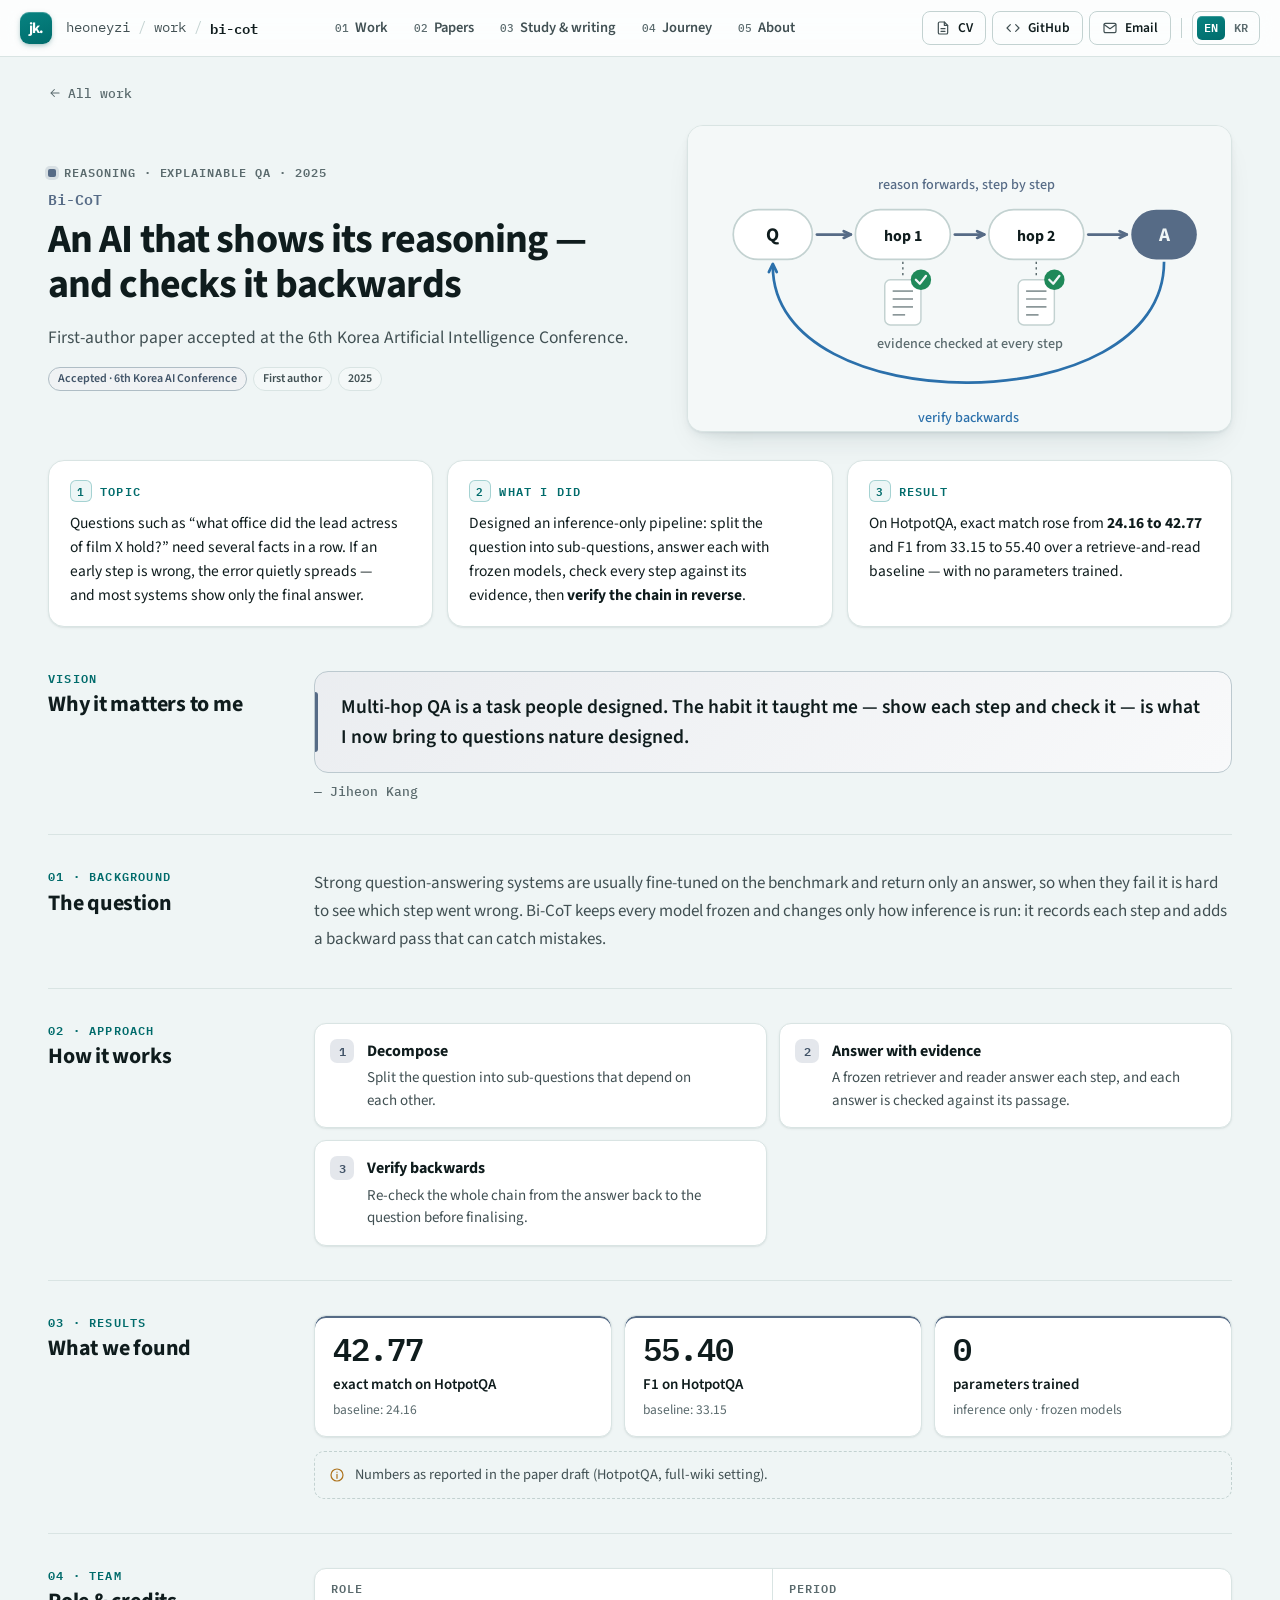
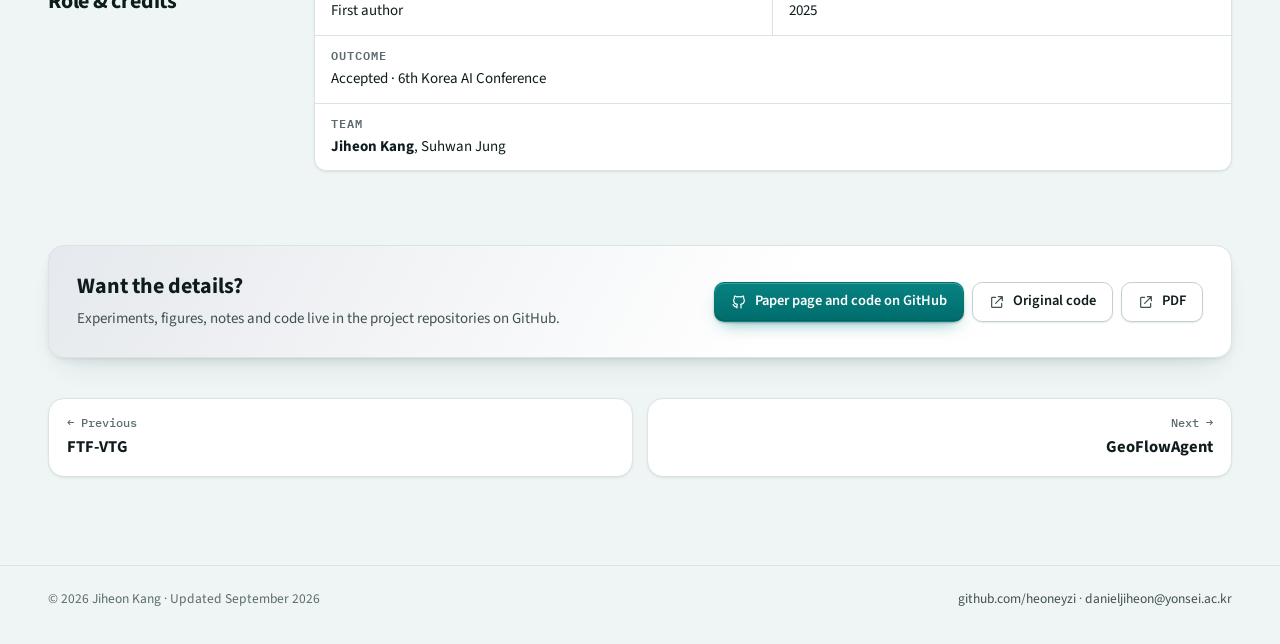
<file: projects/bi-cot.html>
<!doctype html>
<html lang="en">
<head>
<meta charset="utf-8">
<meta name="viewport" content="width=device-width,initial-scale=1">
<title>Bi-CoT · Jiheon Kang</title>
<meta name="title-ko" content="Bi-CoT · 강지헌">
<meta name="description" content="First-author paper accepted at the 6th Korea Artificial Intelligence Conference.">
<meta name="theme-color" content="#f4f8f8">
<meta name="color-scheme" content="light">
<link rel="canonical" href="https://heoneyzi.github.io/projects/bi-cot.html">
<meta property="og:type" content="website">
<meta property="og:title" content="Bi-CoT · Jiheon Kang">
<meta property="og:description" content="First-author paper accepted at the 6th Korea Artificial Intelligence Conference.">
<meta property="og:url" content="https://heoneyzi.github.io/projects/bi-cot.html">
<meta property="og:image" content="https://heoneyzi.github.io/assets/og.png">
<meta name="twitter:card" content="summary_large_image">
<link rel="icon" type="image/svg+xml" href="../favicon.svg">
<link rel="preconnect" href="https://fonts.googleapis.com">
<link rel="preconnect" href="https://fonts.gstatic.com" crossorigin>
<link rel="stylesheet" href="https://fonts.googleapis.com/css2?family=Source+Sans+3:ital,wght@0,400;0,500;0,600;0,700;1,400&family=IBM+Plex+Mono:wght@400;500;600&family=Noto+Sans+KR:wght@400;500;700&display=swap">
<link rel="stylesheet" href="../assets/site.css?v=light-only-20260928">
<script src="../assets/site.js?v=light-only-20260928" defer></script>
</head>
<body>
<a class="skip" href="#main" data-ko="본문으로 건너뛰기">Skip to content</a>
<svg class="sprite" aria-hidden="true" focusable="false" xmlns="http://www.w3.org/2000/svg"><symbol id="i-mail" viewBox="0 0 24 24" fill="none" stroke="currentColor" stroke-width="1.8" stroke-linecap="round" stroke-linejoin="round"><rect x="3" y="5" width="18" height="14" rx="2"/><path d="m3.5 7 8.5 6 8.5-6"/></symbol><symbol id="i-file" viewBox="0 0 24 24" fill="none" stroke="currentColor" stroke-width="1.8" stroke-linecap="round" stroke-linejoin="round"><path d="M14 3H7a2 2 0 0 0-2 2v14a2 2 0 0 0 2 2h10a2 2 0 0 0 2-2V8z"/><path d="M14 3v5h5M9 13h6M9 17h6"/></symbol><symbol id="i-code" viewBox="0 0 24 24" fill="none" stroke="currentColor" stroke-width="1.8" stroke-linecap="round" stroke-linejoin="round"><path d="m8 7-5 5 5 5M16 7l5 5-5 5"/></symbol><symbol id="i-user" viewBox="0 0 24 24" fill="none" stroke="currentColor" stroke-width="1.8" stroke-linecap="round" stroke-linejoin="round"><circle cx="12" cy="8" r="4"/><path d="M4 21c1.5-4 4.5-6 8-6s6.5 2 8 6"/></symbol><symbol id="i-arrow" viewBox="0 0 24 24" fill="none" stroke="currentColor" stroke-width="1.8" stroke-linecap="round" stroke-linejoin="round"><path d="M5 12h14M13 6l6 6-6 6"/></symbol><symbol id="i-ext" viewBox="0 0 24 24" fill="none" stroke="currentColor" stroke-width="1.8" stroke-linecap="round" stroke-linejoin="round"><path d="M14 4h6v6M10 14 20 4M19 14v5a1 1 0 0 1-1 1H5a1 1 0 0 1-1-1V6a1 1 0 0 1 1-1h5"/></symbol><symbol id="i-mic" viewBox="0 0 24 24" fill="none" stroke="currentColor" stroke-width="1.8" stroke-linecap="round" stroke-linejoin="round"><rect x="9" y="3" width="6" height="11" rx="3"/><path d="M5 11a7 7 0 0 0 14 0M12 18v3"/></symbol><symbol id="i-medal" viewBox="0 0 24 24" fill="none" stroke="currentColor" stroke-width="1.8" stroke-linecap="round" stroke-linejoin="round"><circle cx="12" cy="9" r="6"/><path d="m8.5 14-1.5 7 5-3 5 3-1.5-7"/></symbol><symbol id="i-papers" viewBox="0 0 24 24" fill="none" stroke="currentColor" stroke-width="1.8" stroke-linecap="round" stroke-linejoin="round"><path d="M8 3h8l4 4v12a2 2 0 0 1-2 2H8a2 2 0 0 1-2-2V5a2 2 0 0 1 2-2z"/><path d="M16 3v4h4M4 7v12a2 2 0 0 0 2 2M10 12h6M10 16h6"/></symbol><symbol id="i-users" viewBox="0 0 24 24" fill="none" stroke="currentColor" stroke-width="1.8" stroke-linecap="round" stroke-linejoin="round"><circle cx="9" cy="8" r="3.5"/><path d="M2.5 20c.9-3.4 3.3-5.5 6.5-5.5s5.6 2.1 6.5 5.5M16 4.6a3.5 3.5 0 0 1 0 6.8M18 14.8c1.8.8 3 2.6 3.5 5.2"/></symbol><symbol id="i-dna" viewBox="0 0 24 24" fill="none" stroke="currentColor" stroke-width="1.8" stroke-linecap="round" stroke-linejoin="round"><path d="M8 3c0 5 8 5 8 9s-8 4-8 9M16 3c0 5-8 5-8 9s8 4 8 9M9.5 6.5h5M10 9.5h4M10 14.5h4M9.5 17.5h5"/></symbol><symbol id="i-cell" viewBox="0 0 24 24" fill="none" stroke="currentColor" stroke-width="1.8" stroke-linecap="round" stroke-linejoin="round"><circle cx="12" cy="12" r="9"/><circle cx="13" cy="11" r="3"/><circle cx="7.5" cy="15" r=".8"/><circle cx="16" cy="16.5" r=".8"/></symbol><symbol id="i-protein" viewBox="0 0 24 24" fill="none" stroke="currentColor" stroke-width="1.8" stroke-linecap="round" stroke-linejoin="round"><circle cx="6" cy="7" r="2.5"/><circle cx="17.5" cy="6" r="2.5"/><circle cx="12" cy="17.5" r="2.5"/><path d="M8.4 6.8 15 6.2M7.1 9.2l3.7 6M16.4 8.3 13.2 15"/></symbol><symbol id="i-pill" viewBox="0 0 24 24" fill="none" stroke="currentColor" stroke-width="1.8" stroke-linecap="round" stroke-linejoin="round"><rect x="2.8" y="8.3" width="18.4" height="7.4" rx="3.7" transform="rotate(-45 12 12)"/><path d="m8.6 8.6 6.8 6.8"/></symbol><symbol id="i-pulse" viewBox="0 0 24 24" fill="none" stroke="currentColor" stroke-width="1.8" stroke-linecap="round" stroke-linejoin="round"><path d="M3 12h4l3-7 4 14 3-7h4"/></symbol><symbol id="i-film" viewBox="0 0 24 24" fill="none" stroke="currentColor" stroke-width="1.8" stroke-linecap="round" stroke-linejoin="round"><rect x="3" y="5" width="18" height="14" rx="2"/><path d="M7 5v14M17 5v14M3 9.5h4M3 14.5h4M17 9.5h4M17 14.5h4"/></symbol><symbol id="i-route" viewBox="0 0 24 24" fill="none" stroke="currentColor" stroke-width="1.8" stroke-linecap="round" stroke-linejoin="round"><circle cx="6" cy="18" r="2.5"/><circle cx="18" cy="6" r="2.5"/><path d="M8.5 18H15a3.5 3.5 0 0 0 0-7H9a3.5 3.5 0 0 1 0-7h6.5"/></symbol><symbol id="i-compass" viewBox="0 0 24 24" fill="none" stroke="currentColor" stroke-width="1.8" stroke-linecap="round" stroke-linejoin="round"><circle cx="12" cy="12" r="9"/><path d="m15.5 8.5-2 5-5 2 2-5z"/></symbol><symbol id="i-chat" viewBox="0 0 24 24" fill="none" stroke="currentColor" stroke-width="1.8" stroke-linecap="round" stroke-linejoin="round"><path d="M4 5h16v11H9l-5 4z"/><path d="M8 9.5h8M8 12.5h5"/></symbol><symbol id="i-pin" viewBox="0 0 24 24" fill="none" stroke="currentColor" stroke-width="1.8" stroke-linecap="round" stroke-linejoin="round"><path d="M12 21s7-6.2 7-12a7 7 0 1 0-14 0c0 5.8 7 12 7 12z"/><circle cx="12" cy="9" r="2.5"/></symbol><symbol id="i-book" viewBox="0 0 24 24" fill="none" stroke="currentColor" stroke-width="1.8" stroke-linecap="round" stroke-linejoin="round"><path d="M3 5h6a3 3 0 0 1 3 3v12a2 2 0 0 0-2-2H3zM21 5h-6a3 3 0 0 0-3 3v12a2 2 0 0 1 2-2h7z"/></symbol><symbol id="i-eye" viewBox="0 0 24 24" fill="none" stroke="currentColor" stroke-width="1.8" stroke-linecap="round" stroke-linejoin="round"><path d="M2 12s3.5-7 10-7 10 7 10 7-3.5 7-10 7S2 12 2 12z"/><circle cx="12" cy="12" r="3"/></symbol><symbol id="i-pen" viewBox="0 0 24 24" fill="none" stroke="currentColor" stroke-width="1.8" stroke-linecap="round" stroke-linejoin="round"><path d="M4 20h4L19 9a2.8 2.8 0 0 0-4-4L4 16z"/><path d="m13.5 6.5 4 4"/></symbol><symbol id="i-check" viewBox="0 0 24 24" fill="none" stroke="currentColor" stroke-width="1.8" stroke-linecap="round" stroke-linejoin="round"><path d="m5 12.5 4.5 4.5L19 7.5"/></symbol><symbol id="i-cap" viewBox="0 0 24 24" fill="none" stroke="currentColor" stroke-width="1.8" stroke-linecap="round" stroke-linejoin="round"><path d="M2 9.5 12 4.5l10 5-10 5z"/><path d="M6 11.5v5c3.5 2.7 8.5 2.7 12 0v-5"/></symbol><symbol id="i-info" viewBox="0 0 24 24" fill="none" stroke="currentColor" stroke-width="1.8" stroke-linecap="round" stroke-linejoin="round"><circle cx="12" cy="12" r="9"/><path d="M12 11v6M12 7.5v.5"/></symbol><symbol id="i-down" viewBox="0 0 24 24" fill="none" stroke="currentColor" stroke-width="1.8" stroke-linecap="round" stroke-linejoin="round"><path d="M12 5v14M6 13l6 6 6-6"/></symbol><symbol id="i-spark" viewBox="0 0 24 24" fill="none" stroke="currentColor" stroke-width="1.8" stroke-linecap="round" stroke-linejoin="round"><path d="M12 3l1.9 5.1L19 10l-5.1 1.9L12 17l-1.9-5.1L5 10l5.1-1.9z"/></symbol><symbol id="i-github" viewBox="0 0 24 24" fill="none" stroke="currentColor" stroke-width="1.8" stroke-linecap="round" stroke-linejoin="round"><path d="M9 19c-4.3 1.4-4.3-2.5-6-3m12 5v-3.5c0-1 .1-1.4-.5-2 2.8-.3 5.5-1.4 5.5-6a4.6 4.6 0 0 0-1.3-3.2 4.2 4.2 0 0 0-.1-3.2s-1.1-.3-3.5 1.3a12.3 12.3 0 0 0-6.2 0C6.5 2.8 5.4 3.1 5.4 3.1a4.2 4.2 0 0 0-.1 3.2A4.6 4.6 0 0 0 4 9.5c0 4.6 2.7 5.7 5.5 6-.6.6-.6 1.2-.5 2V21"/></symbol></svg>
<header class="topbar">
  <div class="tb-row">
    <a class="brand" href="../index.html" aria-label="Jiheon Kang — home" data-ko-aria="강지헌 — 홈"><span class="brand-mark">jk.</span></a>
    <div class="crumbs"><a href="../index.html">heoneyzi</a><span class="sep">/</span><a href="../index.html#work" data-ko="작업">work</a><span class="sep">/</span><span aria-current="page">bi-cot</span></div>
    <nav class="nav" aria-label="Sections" data-ko-aria="섹션"><a href="../index.html#work"><span class="n">01</span><span data-ko="연구·프로젝트">Work</span></a><a href="../index.html#papers"><span class="n">02</span><span data-ko="논문">Papers</span></a><a href="../index.html#study"><span class="n">03</span><span data-ko="공부·글">Study & writing</span></a><a href="../index.html#journey"><span class="n">04</span><span data-ko="걸어온 길">Journey</span></a><a href="../index.html#about"><span class="n">05</span><span data-ko="소개">About</span></a></nav>
    <div class="tb-right">
      <a class="tb-btn" href="../Jiheon_Kang_CV.pdf" target="_blank" rel="noopener" aria-label="CV (PDF)"><svg class="ic" aria-hidden="true"><use href="#i-file"/></svg><span class="t">CV</span></a>
      <a class="tb-btn" href="https://github.com/heoneyzi" target="_blank" rel="noopener" aria-label="GitHub"><svg class="ic" aria-hidden="true"><use href="#i-code"/></svg><span class="t">GitHub</span></a>
      <a class="tb-btn" href="mailto:danieljiheon@yonsei.ac.kr" aria-label="Email" data-ko-aria="이메일"><svg class="ic" aria-hidden="true"><use href="#i-mail"/></svg><span class="t" data-ko="이메일">Email</span></a>
      <span class="tb-sep" aria-hidden="true"></span>
      <button class="lang-btn" type="button" data-lang-toggle aria-label="한국어로 보기" aria-pressed="false"><span class="l-en">EN</span><span class="l-ko">KR</span></button>
    </div>
  </div>
  <nav class="nav-strip" aria-label="Sections" data-ko-aria="섹션"><a href="../index.html#work"><span class="n">01</span><span data-ko="연구·프로젝트">Work</span></a><a href="../index.html#papers"><span class="n">02</span><span data-ko="논문">Papers</span></a><a href="../index.html#study"><span class="n">03</span><span data-ko="공부·글">Study & writing</span></a><a href="../index.html#journey"><span class="n">04</span><span data-ko="걸어온 길">Journey</span></a><a href="../index.html#about"><span class="n">05</span><span data-ko="소개">About</span></a></nav>
</header>
<main id="main" class="proj dom-ai">
<div class="wrap">
  <a class="back" href="../index.html#work"><svg class="ic" aria-hidden="true"><use href="#i-arrow"/></svg><span data-ko="전체 작업">All work</span></a>
  <div class="p-head">
    <div>
      <p class="p-kicker"><span class="dot"></span><span data-ko="추론 · 설명 가능한 QA · 2025">Reasoning · Explainable QA · 2025</span></p>
      <p class="p-short">Bi-CoT</p>
      <h1 data-ko="추론 과정을 보여 주고, 거꾸로 검증하는 AI">An AI that shows its reasoning — and checks it backwards</h1>
      <p class="p-lede" data-ko="제6회 한국인공지능학술대회에 제1저자로 채택된 논문입니다."><span class="nw">First-author</span> paper accepted at the 6th Korea Artificial Intelligence Conference.</p>
      <div class="p-badges"><span class="badge b-acc" data-ko="채택 · 제6회 한국인공지능학술대회">Accepted · 6th Korea AI Conference</span><span class="badge" data-ko="제1저자">First author</span><span class="badge" data-ko="2025">2025</span></div>
    </div>
    <figure class="card p-hero" style="margin:0"><svg class="ill" viewBox="0 0 480 270" role="img" aria-label="A question is answered hop by hop with evidence checks, then the chain is verified backwards from the answer." data-ko-aria="질문을 단계별로 근거를 확인하며 풀고, 마지막에 답에서 질문 쪽으로 거꾸로 검증합니다." preserveAspectRatio="xMidYMid meet" xmlns="http://www.w3.org/2000/svg"><rect class="i-bg" x="0" y="0" width="480" height="270"/><rect x="40" y="74" width="70" height="44" rx="22" class="i-box" stroke-width="1.5"/><text x="75.0" y="102" class="t-b" text-anchor="middle" style="font-size:17px">Q</text><rect x="148" y="74" width="84" height="44" rx="22" class="i-box" stroke-width="1.5"/><text x="190.0" y="102" class="t-b" text-anchor="middle" style="font-size:14px">hop 1</text><rect x="266" y="74" width="84" height="44" rx="22" class="i-box" stroke-width="1.5"/><text x="308.0" y="102" class="t-b" text-anchor="middle" style="font-size:14px">hop 2</text><rect x="392" y="74" width="58" height="44" rx="22" class="i-acc"/><text x="421.0" y="102" class="t-b" text-anchor="middle" style="fill:var(--bg);font-size:17px">A</text><line x1="114" y1="96" x2="144.0" y2="96.0" class="i-accs" stroke-width="2.4" stroke-linecap="round"/><path d="M137.7 99.0 L144.0 96.0 L137.7 93.0" class="i-accs" stroke-width="2.4" stroke-linecap="round" stroke-linejoin="round" fill="none"/><line x1="236" y1="96" x2="262.0" y2="96.0" class="i-accs" stroke-width="2.4" stroke-linecap="round"/><path d="M255.7 99.0 L262.0 96.0 L255.7 93.0" class="i-accs" stroke-width="2.4" stroke-linecap="round" stroke-linejoin="round" fill="none"/><line x1="354" y1="96" x2="388.0" y2="96.0" class="i-accs" stroke-width="2.4" stroke-linecap="round"/><path d="M381.7 99.0 L388.0 96.0 L381.7 93.0" class="i-accs" stroke-width="2.4" stroke-linecap="round" stroke-linejoin="round" fill="none"/><text x="246" y="56" class="t-s t-acc lbl" text-anchor="middle" data-ko="한 단계씩 앞으로 추론">reason forwards, step by step</text><rect x="174" y="136" width="32" height="40" rx="5" class="i-box" stroke-width="1.3"/><line x1="181" y1="146" x2="199" y2="146" class="i-ln2" stroke-width="1.5" opacity=".7"/><line x1="181" y1="153" x2="199" y2="153" class="i-ln2" stroke-width="1.5" opacity=".7"/><line x1="181" y1="160" x2="199" y2="160" class="i-ln2" stroke-width="1.5" opacity=".7"/><line x1="181" y1="167" x2="192" y2="167" class="i-ln2" stroke-width="1.5" opacity=".7"/><circle cx="206" cy="136" r="9" style="fill:var(--good)"/><path d="M201.5 136 L205 139.5 L210.5 132.5" style="stroke:var(--bg);stroke-width:2;fill:none;stroke-linecap:round;stroke-linejoin:round"/><line x1="190" y1="120" x2="190" y2="134" class="i-ln2" stroke-width="1.3" stroke-dasharray="2 3"/><rect x="292" y="136" width="32" height="40" rx="5" class="i-box" stroke-width="1.3"/><line x1="299" y1="146" x2="317" y2="146" class="i-ln2" stroke-width="1.5" opacity=".7"/><line x1="299" y1="153" x2="317" y2="153" class="i-ln2" stroke-width="1.5" opacity=".7"/><line x1="299" y1="160" x2="317" y2="160" class="i-ln2" stroke-width="1.5" opacity=".7"/><line x1="299" y1="167" x2="310" y2="167" class="i-ln2" stroke-width="1.5" opacity=".7"/><circle cx="324" cy="136" r="9" style="fill:var(--good)"/><path d="M319.5 136 L323 139.5 L328.5 132.5" style="stroke:var(--bg);stroke-width:2;fill:none;stroke-linecap:round;stroke-linejoin:round"/><line x1="308" y1="120" x2="308" y2="134" class="i-ln2" stroke-width="1.3" stroke-dasharray="2 3"/><text x="249" y="196" class="t-s lbl" text-anchor="middle" data-ko="단계마다 근거 확인">evidence checked at every step</text><path d="M421 120 C 421 262, 75 262, 75 124" class="i-c2s" stroke-width="2.4" fill="none"/><path d="M78.5 129.2 L75 122 L71.5 129.2" class="i-c2s" stroke-width="2.4" stroke-linecap="round" stroke-linejoin="round" fill="none"/><text x="248" y="262" class="t-s lbl" text-anchor="middle" data-ko="거꾸로 검증" style="fill:var(--c-cell)">verify backwards</text></svg></figure>
  </div>
  <div class="glance">
    <section class="card g-card"><h2><span class="k">1</span><span data-ko="주제">Topic</span></h2><p data-ko="“영화 X의 주연 배우가 맡았던 공직은?” 같은 질문은 여러 사실을 차례로 찾아야 합니다. 앞 단계가 틀리면 오류가 조용히 퍼지는데, 대부분의 시스템은 최종 답만 보여 줍니다.">Questions such as “what office did the lead actress of film X hold?” need several facts in a row. If an early step is wrong, the error quietly spreads — and most systems show only the final answer.</p></section>
    <section class="card g-card"><h2><span class="k">2</span><span data-ko="한 일">What I did</span></h2><p data-ko="학습 없이 추론만 바꾸는 파이프라인을 설계했습니다. 질문을 하위 질문으로 나누고, 고정된 모델로 하나씩 답하고, 단계마다 근거와 대조한 뒤, &lt;b&gt;거꾸로 전체를 검증&lt;/b&gt;합니다.">Designed an <span class="nw">inference-only</span> pipeline: split the question into <span class="nw">sub-questions</span>, answer each with frozen models, check every step against its evidence, then <b>verify the chain in reverse</b>.</p></section>
    <section class="card g-card"><h2><span class="k">3</span><span data-ko="결과">Result</span></h2><p data-ko="HotpotQA에서 정답 일치율(EM)은 &lt;b&gt;24.16 → 42.77&lt;/b&gt;, F1은 33.15 → 55.40으로 올랐습니다. 학습한 파라미터는 없습니다.">On HotpotQA, exact match rose from <b>24.16 to 42.77</b> and F1 from 33.15 to 55.40 over a <span class="nw">retrieve-and-read</span> baseline — with no parameters trained.</p></section>
  </div>
  <div class="p-story">
    <section class="st-row"><h2><small data-ko="비전">Vision</small><span data-ko="이 연구가 제게 중요한 이유">Why it matters to me</span></h2>
      <div class="st-body"><blockquote class="vision" style="margin:0"><span data-ko="멀티홉 질의응답은 사람이 설계한 과제입니다. 이 과제에서 익힌 습관, 즉 각 단계를 보여 주고 확인하는 습관을 지금은 자연이 설계한 질문에 가져가고 있습니다."><span class="nw">Multi-hop</span> QA is a task people designed. The habit it taught me — show each step and check it — is what I now bring to questions nature designed.</span></blockquote><p class="vision-by">— Jiheon Kang</p></div></section>
    <section class="st-row"><h2><small data-ko="01 · 배경">01 · Background</small><span data-ko="질문">The question</span></h2><div class="st-body"><p data-ko="성능이 좋은 질의응답 시스템은 보통 벤치마크에 맞춰 미세조정되고 최종 답만 내놓기 때문에, 틀렸을 때 어느 단계가 잘못됐는지 알기 어렵습니다. Bi-CoT는 모든 모델을 고정한 채 추론 방식만 바꿉니다. 모든 단계를 기록하고, 실수를 잡아낼 수 있는 역방향 검증을 더합니다.">Strong <span class="nw">question-answering</span> systems are usually <span class="nw">fine-tuned</span> on the benchmark and return only an answer, so when they fail it is hard to see which step went wrong. <span class="nw">Bi-CoT</span> keeps every model frozen and changes only how inference is run: it records each step and adds a backward pass that can catch mistakes.</p></div></section>
    <section class="st-row"><h2><small data-ko="02 · 방법">02 · Approach</small><span data-ko="어떻게 했나">How it works</span></h2><div class="st-body"><ol class="steps"><li><b data-ko="분해">Decompose</b><span data-ko="질문을 서로 이어진 하위 질문으로 나눕니다.">Split the question into <span class="nw">sub-questions</span> that depend on each other.</span></li><li><b data-ko="근거와 함께 답하기">Answer with evidence</b><span data-ko="고정된 검색기와 독해 모델이 단계마다 답하고, 답을 근거 문단과 대조합니다.">A frozen retriever and reader answer each step, and each answer is checked against its passage.</span></li><li><b data-ko="거꾸로 검증">Verify backwards</b><span data-ko="답에서 질문 쪽으로 전체 연결을 다시 확인한 뒤 최종 답을 냅니다."><span class="nw">Re-check</span> the whole chain from the answer back to the question before finalising.</span></li></ol></div></section>
    <section class="st-row"><h2><small data-ko="03 · 결과">03 · Results</small><span data-ko="무엇을 알아냈나">What we found</span></h2><div class="st-body"><div class="kpis"><div class="kpi"><p class="kpi-v">42.77</p><p class="kpi-l" data-ko="HotpotQA 정답 일치율(EM)">exact match on HotpotQA</p><p class="kpi-n" data-ko="기본 방법: 24.16">baseline: 24.16</p></div><div class="kpi"><p class="kpi-v">55.40</p><p class="kpi-l" data-ko="HotpotQA F1">F1 on HotpotQA</p><p class="kpi-n" data-ko="기본 방법: 33.15">baseline: 33.15</p></div><div class="kpi"><p class="kpi-v">0</p><p class="kpi-l" data-ko="학습한 파라미터">parameters trained</p><p class="kpi-n" data-ko="추론만 변경 · 고정 모델">inference only · frozen models</p></div></div><p class="scope"><svg class="ic" aria-hidden="true"><use href="#i-info"/></svg><span data-ko="수치는 논문 원고 기준입니다(HotpotQA &lt;span class=&quot;nw&quot;&gt;full-wiki&lt;/span&gt; 설정).">Numbers as reported in the paper draft (HotpotQA, <span class="nw">full-wiki</span> setting).</span></p></div></section>
    <section class="st-row"><h2><small data-ko="04 · 팀">04 · Team</small><span data-ko="역할과 팀">Role &amp; credits</span></h2><div class="st-body"><dl class="facts">
  <div><dt data-ko="역할">Role</dt><dd data-ko="제1저자">First author</dd></div>
  <div><dt data-ko="기간">Period</dt><dd data-ko="2025">2025</dd></div>
  <div class="full"><dt data-ko="성과">Outcome</dt><dd data-ko="채택 · 제6회 한국인공지능학술대회">Accepted · 6th Korea AI Conference</dd></div>
  <div class="full"><dt data-ko="팀">Team</dt><dd data-ko="&lt;b&gt;Jiheon Kang&lt;/b&gt;, Suhwan Jung"><b>Jiheon Kang</b>, Suhwan Jung</dd></div>
</dl></div></section>
    
  </div>
  <aside class="card cta">
    <div><h2 data-ko="더 자세히 보고 싶다면">Want the details?</h2><p data-ko="실험, 그림, 노트, 코드는 GitHub의 각 프로젝트 저장소에 정리되어 있습니다.">Experiments, figures, notes and code live in the project repositories on GitHub.</p></div>
    <div class="cta-links"><a class="btn btn-primary" href="https://github.com/heoneyzi/Paper/tree/main/Bi-CoT" target="_blank" rel="noopener"><svg class="ic" aria-hidden="true"><use href="#i-github"/></svg><span data-ko="GitHub에서 논문 페이지와 코드 보기">Paper page and code on GitHub</span></a><a class="btn" href="https://github.com/heoneyzi/Bi-CoT" target="_blank" rel="noopener"><svg class="ic" aria-hidden="true"><use href="#i-ext"/></svg><span data-ko="원본 코드">Original code</span></a><a class="btn" href="https://github.com/heoneyzi/Paper/blob/main/Bi-CoT/Plug-and-Play%20Bi-CoT%20-%20Self-Aware%20Forward%20Reasoning%20and%20Reverse%20Verification%20for%20Explainable%20Multi-Hop%20QA.pdf" target="_blank" rel="noopener"><svg class="ic" aria-hidden="true"><use href="#i-ext"/></svg><span data-ko="PDF">PDF</span></a></div>
  </aside>
  <nav class="pn" aria-label="More projects" data-ko-aria="다른 프로젝트">
    <a class="card tilt dom-ai" data-tilt href="ftf-vtg.html"><small data-ko="← 이전">← Previous</small><b>FTF-VTG</b></a>
    <a class="card tilt next dom-dna" data-tilt href="geoflowagent.html"><small data-ko="다음 →">Next →</small><b>GeoFlowAgent</b></a>
  </nav>
</div>
</main>
<footer class="foot">
  <div class="wrap">
    <span>© 2026 Jiheon Kang · <span data-ko="2026년 9월 업데이트">Updated September 2026</span></span>
    <span><a href="https://github.com/heoneyzi" target="_blank" rel="noopener">github.com/heoneyzi</a> · <a href="mailto:danieljiheon@yonsei.ac.kr">danieljiheon@yonsei.ac.kr</a></span>
  </div>
</footer>
</body>
</html>
</file>
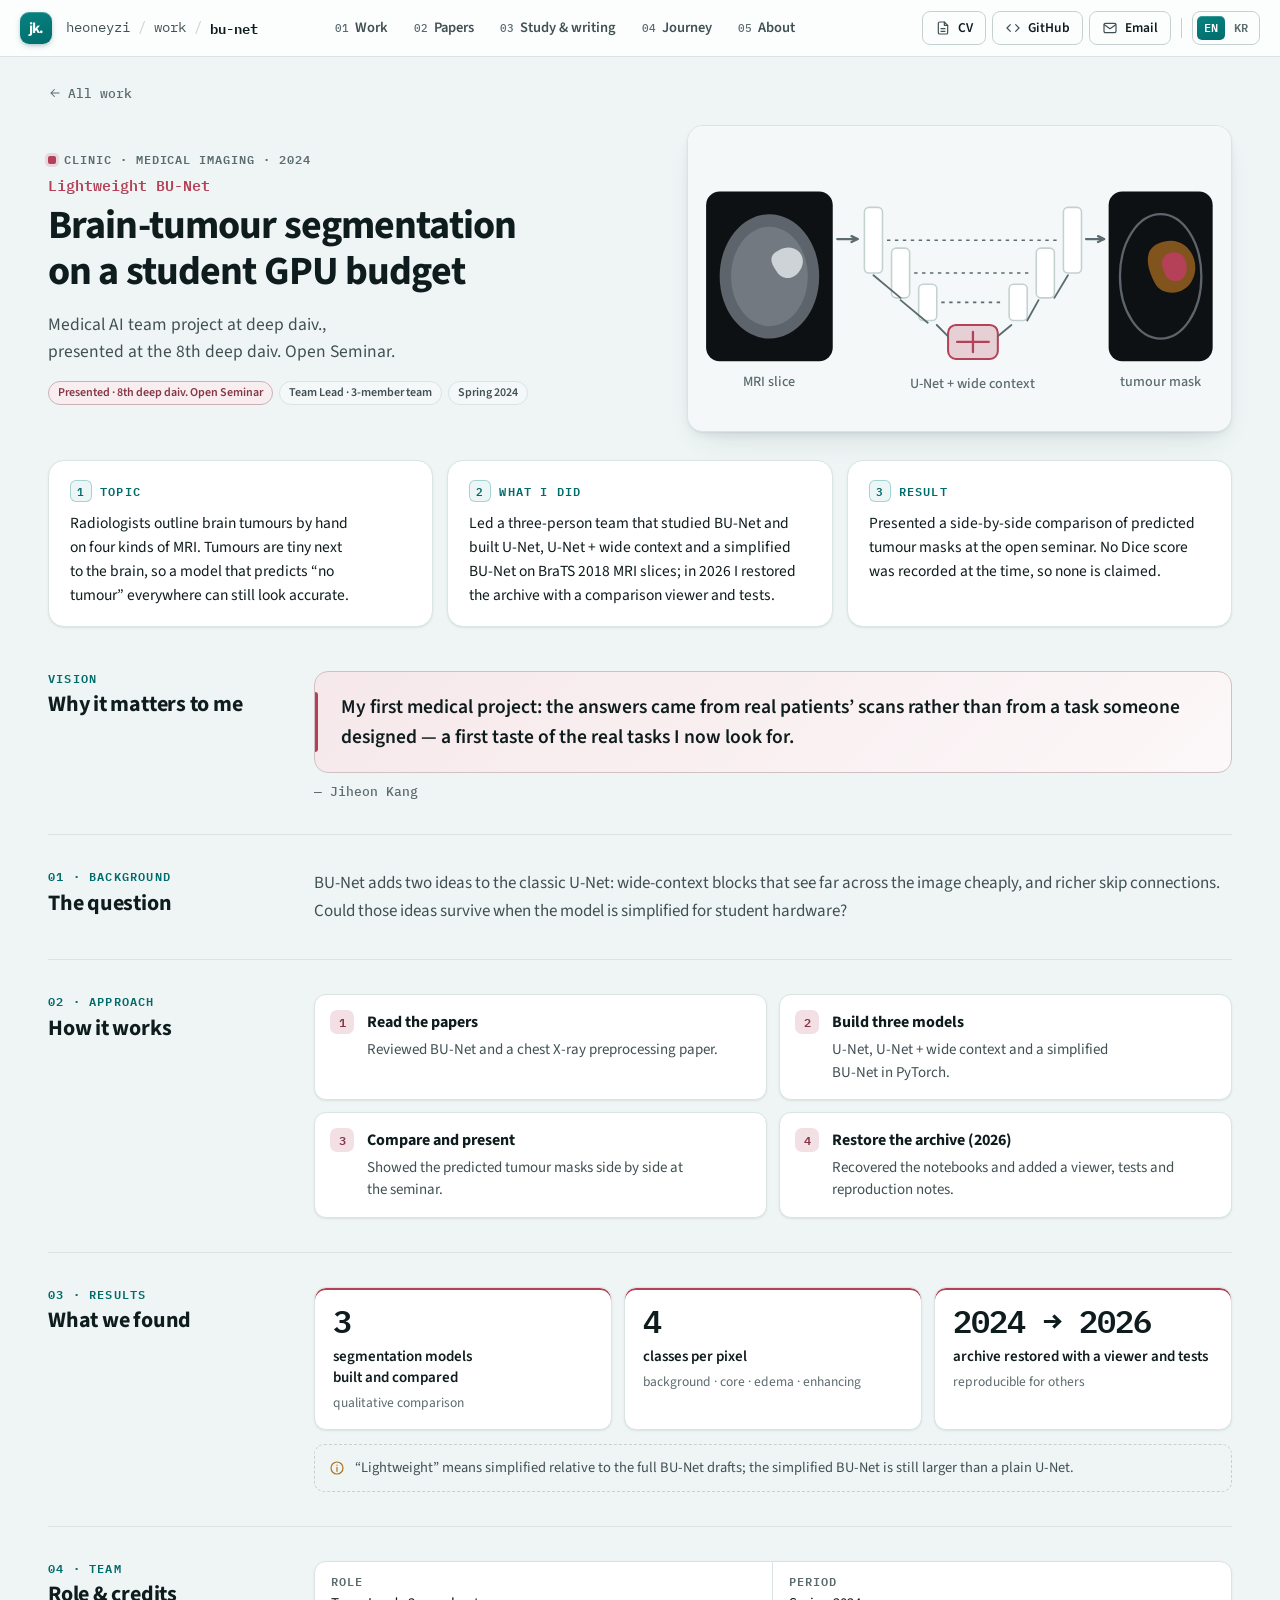
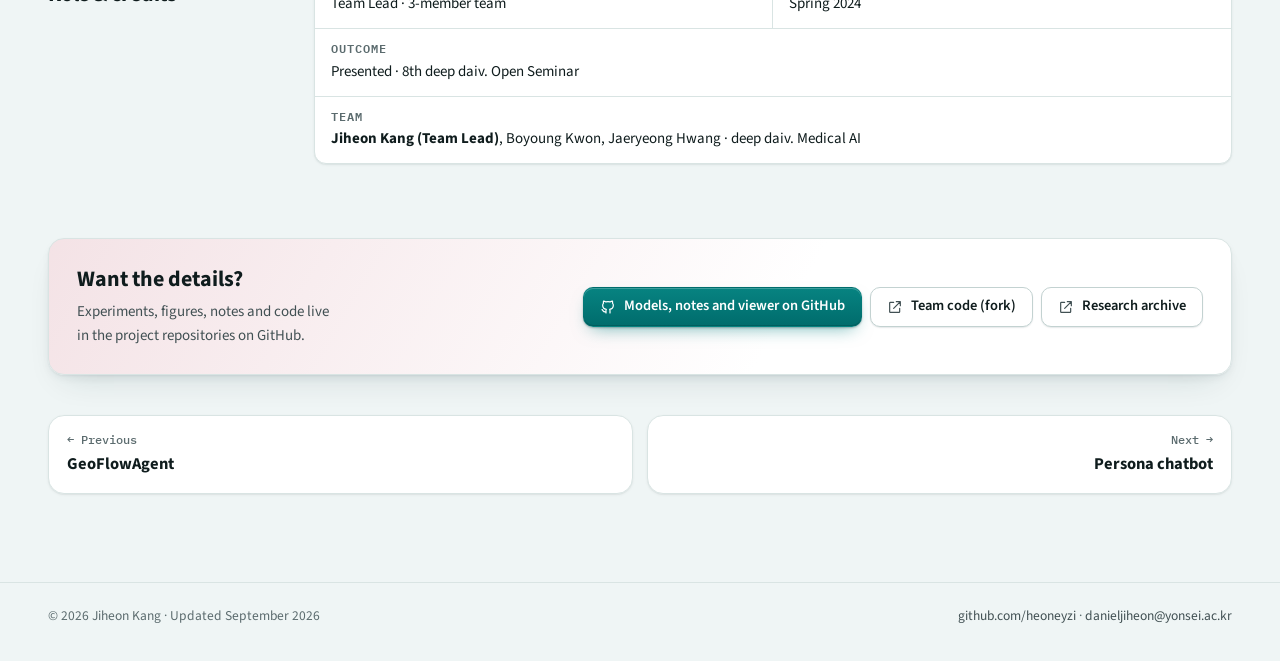
<file: projects/bu-net.html>
<!doctype html>
<html lang="en">
<head>
<meta charset="utf-8">
<meta name="viewport" content="width=device-width,initial-scale=1">
<title>Lightweight BU-Net · Jiheon Kang</title>
<meta name="title-ko" content="Lightweight BU-Net · 강지헌">
<meta name="description" content="Medical AI team project at deep daiv., presented at the 8th deep daiv. Open Seminar.">
<meta name="theme-color" content="#f4f8f8">
<meta name="color-scheme" content="light">
<link rel="canonical" href="https://heoneyzi.github.io/projects/bu-net.html">
<meta property="og:type" content="website">
<meta property="og:title" content="Lightweight BU-Net · Jiheon Kang">
<meta property="og:description" content="Medical AI team project at deep daiv., presented at the 8th deep daiv. Open Seminar.">
<meta property="og:url" content="https://heoneyzi.github.io/projects/bu-net.html">
<meta property="og:image" content="https://heoneyzi.github.io/assets/og.png">
<meta name="twitter:card" content="summary_large_image">
<link rel="icon" type="image/svg+xml" href="../favicon.svg">
<link rel="preconnect" href="https://fonts.googleapis.com">
<link rel="preconnect" href="https://fonts.gstatic.com" crossorigin>
<link rel="stylesheet" href="https://fonts.googleapis.com/css2?family=Source+Sans+3:ital,wght@0,400;0,500;0,600;0,700;1,400&family=IBM+Plex+Mono:wght@400;500;600&family=Noto+Sans+KR:wght@400;500;700&display=swap">
<link rel="stylesheet" href="../assets/site.css?v=light-only-20260928">
<script src="../assets/site.js?v=light-only-20260928" defer></script>
</head>
<body>
<a class="skip" href="#main" data-ko="본문으로 건너뛰기">Skip to content</a>
<svg class="sprite" aria-hidden="true" focusable="false" xmlns="http://www.w3.org/2000/svg"><symbol id="i-mail" viewBox="0 0 24 24" fill="none" stroke="currentColor" stroke-width="1.8" stroke-linecap="round" stroke-linejoin="round"><rect x="3" y="5" width="18" height="14" rx="2"/><path d="m3.5 7 8.5 6 8.5-6"/></symbol><symbol id="i-file" viewBox="0 0 24 24" fill="none" stroke="currentColor" stroke-width="1.8" stroke-linecap="round" stroke-linejoin="round"><path d="M14 3H7a2 2 0 0 0-2 2v14a2 2 0 0 0 2 2h10a2 2 0 0 0 2-2V8z"/><path d="M14 3v5h5M9 13h6M9 17h6"/></symbol><symbol id="i-code" viewBox="0 0 24 24" fill="none" stroke="currentColor" stroke-width="1.8" stroke-linecap="round" stroke-linejoin="round"><path d="m8 7-5 5 5 5M16 7l5 5-5 5"/></symbol><symbol id="i-user" viewBox="0 0 24 24" fill="none" stroke="currentColor" stroke-width="1.8" stroke-linecap="round" stroke-linejoin="round"><circle cx="12" cy="8" r="4"/><path d="M4 21c1.5-4 4.5-6 8-6s6.5 2 8 6"/></symbol><symbol id="i-arrow" viewBox="0 0 24 24" fill="none" stroke="currentColor" stroke-width="1.8" stroke-linecap="round" stroke-linejoin="round"><path d="M5 12h14M13 6l6 6-6 6"/></symbol><symbol id="i-ext" viewBox="0 0 24 24" fill="none" stroke="currentColor" stroke-width="1.8" stroke-linecap="round" stroke-linejoin="round"><path d="M14 4h6v6M10 14 20 4M19 14v5a1 1 0 0 1-1 1H5a1 1 0 0 1-1-1V6a1 1 0 0 1 1-1h5"/></symbol><symbol id="i-mic" viewBox="0 0 24 24" fill="none" stroke="currentColor" stroke-width="1.8" stroke-linecap="round" stroke-linejoin="round"><rect x="9" y="3" width="6" height="11" rx="3"/><path d="M5 11a7 7 0 0 0 14 0M12 18v3"/></symbol><symbol id="i-medal" viewBox="0 0 24 24" fill="none" stroke="currentColor" stroke-width="1.8" stroke-linecap="round" stroke-linejoin="round"><circle cx="12" cy="9" r="6"/><path d="m8.5 14-1.5 7 5-3 5 3-1.5-7"/></symbol><symbol id="i-papers" viewBox="0 0 24 24" fill="none" stroke="currentColor" stroke-width="1.8" stroke-linecap="round" stroke-linejoin="round"><path d="M8 3h8l4 4v12a2 2 0 0 1-2 2H8a2 2 0 0 1-2-2V5a2 2 0 0 1 2-2z"/><path d="M16 3v4h4M4 7v12a2 2 0 0 0 2 2M10 12h6M10 16h6"/></symbol><symbol id="i-users" viewBox="0 0 24 24" fill="none" stroke="currentColor" stroke-width="1.8" stroke-linecap="round" stroke-linejoin="round"><circle cx="9" cy="8" r="3.5"/><path d="M2.5 20c.9-3.4 3.3-5.5 6.5-5.5s5.6 2.1 6.5 5.5M16 4.6a3.5 3.5 0 0 1 0 6.8M18 14.8c1.8.8 3 2.6 3.5 5.2"/></symbol><symbol id="i-dna" viewBox="0 0 24 24" fill="none" stroke="currentColor" stroke-width="1.8" stroke-linecap="round" stroke-linejoin="round"><path d="M8 3c0 5 8 5 8 9s-8 4-8 9M16 3c0 5-8 5-8 9s8 4 8 9M9.5 6.5h5M10 9.5h4M10 14.5h4M9.5 17.5h5"/></symbol><symbol id="i-cell" viewBox="0 0 24 24" fill="none" stroke="currentColor" stroke-width="1.8" stroke-linecap="round" stroke-linejoin="round"><circle cx="12" cy="12" r="9"/><circle cx="13" cy="11" r="3"/><circle cx="7.5" cy="15" r=".8"/><circle cx="16" cy="16.5" r=".8"/></symbol><symbol id="i-protein" viewBox="0 0 24 24" fill="none" stroke="currentColor" stroke-width="1.8" stroke-linecap="round" stroke-linejoin="round"><circle cx="6" cy="7" r="2.5"/><circle cx="17.5" cy="6" r="2.5"/><circle cx="12" cy="17.5" r="2.5"/><path d="M8.4 6.8 15 6.2M7.1 9.2l3.7 6M16.4 8.3 13.2 15"/></symbol><symbol id="i-pill" viewBox="0 0 24 24" fill="none" stroke="currentColor" stroke-width="1.8" stroke-linecap="round" stroke-linejoin="round"><rect x="2.8" y="8.3" width="18.4" height="7.4" rx="3.7" transform="rotate(-45 12 12)"/><path d="m8.6 8.6 6.8 6.8"/></symbol><symbol id="i-pulse" viewBox="0 0 24 24" fill="none" stroke="currentColor" stroke-width="1.8" stroke-linecap="round" stroke-linejoin="round"><path d="M3 12h4l3-7 4 14 3-7h4"/></symbol><symbol id="i-film" viewBox="0 0 24 24" fill="none" stroke="currentColor" stroke-width="1.8" stroke-linecap="round" stroke-linejoin="round"><rect x="3" y="5" width="18" height="14" rx="2"/><path d="M7 5v14M17 5v14M3 9.5h4M3 14.5h4M17 9.5h4M17 14.5h4"/></symbol><symbol id="i-route" viewBox="0 0 24 24" fill="none" stroke="currentColor" stroke-width="1.8" stroke-linecap="round" stroke-linejoin="round"><circle cx="6" cy="18" r="2.5"/><circle cx="18" cy="6" r="2.5"/><path d="M8.5 18H15a3.5 3.5 0 0 0 0-7H9a3.5 3.5 0 0 1 0-7h6.5"/></symbol><symbol id="i-compass" viewBox="0 0 24 24" fill="none" stroke="currentColor" stroke-width="1.8" stroke-linecap="round" stroke-linejoin="round"><circle cx="12" cy="12" r="9"/><path d="m15.5 8.5-2 5-5 2 2-5z"/></symbol><symbol id="i-chat" viewBox="0 0 24 24" fill="none" stroke="currentColor" stroke-width="1.8" stroke-linecap="round" stroke-linejoin="round"><path d="M4 5h16v11H9l-5 4z"/><path d="M8 9.5h8M8 12.5h5"/></symbol><symbol id="i-pin" viewBox="0 0 24 24" fill="none" stroke="currentColor" stroke-width="1.8" stroke-linecap="round" stroke-linejoin="round"><path d="M12 21s7-6.2 7-12a7 7 0 1 0-14 0c0 5.8 7 12 7 12z"/><circle cx="12" cy="9" r="2.5"/></symbol><symbol id="i-book" viewBox="0 0 24 24" fill="none" stroke="currentColor" stroke-width="1.8" stroke-linecap="round" stroke-linejoin="round"><path d="M3 5h6a3 3 0 0 1 3 3v12a2 2 0 0 0-2-2H3zM21 5h-6a3 3 0 0 0-3 3v12a2 2 0 0 1 2-2h7z"/></symbol><symbol id="i-eye" viewBox="0 0 24 24" fill="none" stroke="currentColor" stroke-width="1.8" stroke-linecap="round" stroke-linejoin="round"><path d="M2 12s3.5-7 10-7 10 7 10 7-3.5 7-10 7S2 12 2 12z"/><circle cx="12" cy="12" r="3"/></symbol><symbol id="i-pen" viewBox="0 0 24 24" fill="none" stroke="currentColor" stroke-width="1.8" stroke-linecap="round" stroke-linejoin="round"><path d="M4 20h4L19 9a2.8 2.8 0 0 0-4-4L4 16z"/><path d="m13.5 6.5 4 4"/></symbol><symbol id="i-check" viewBox="0 0 24 24" fill="none" stroke="currentColor" stroke-width="1.8" stroke-linecap="round" stroke-linejoin="round"><path d="m5 12.5 4.5 4.5L19 7.5"/></symbol><symbol id="i-cap" viewBox="0 0 24 24" fill="none" stroke="currentColor" stroke-width="1.8" stroke-linecap="round" stroke-linejoin="round"><path d="M2 9.5 12 4.5l10 5-10 5z"/><path d="M6 11.5v5c3.5 2.7 8.5 2.7 12 0v-5"/></symbol><symbol id="i-info" viewBox="0 0 24 24" fill="none" stroke="currentColor" stroke-width="1.8" stroke-linecap="round" stroke-linejoin="round"><circle cx="12" cy="12" r="9"/><path d="M12 11v6M12 7.5v.5"/></symbol><symbol id="i-down" viewBox="0 0 24 24" fill="none" stroke="currentColor" stroke-width="1.8" stroke-linecap="round" stroke-linejoin="round"><path d="M12 5v14M6 13l6 6 6-6"/></symbol><symbol id="i-spark" viewBox="0 0 24 24" fill="none" stroke="currentColor" stroke-width="1.8" stroke-linecap="round" stroke-linejoin="round"><path d="M12 3l1.9 5.1L19 10l-5.1 1.9L12 17l-1.9-5.1L5 10l5.1-1.9z"/></symbol><symbol id="i-github" viewBox="0 0 24 24" fill="none" stroke="currentColor" stroke-width="1.8" stroke-linecap="round" stroke-linejoin="round"><path d="M9 19c-4.3 1.4-4.3-2.5-6-3m12 5v-3.5c0-1 .1-1.4-.5-2 2.8-.3 5.5-1.4 5.5-6a4.6 4.6 0 0 0-1.3-3.2 4.2 4.2 0 0 0-.1-3.2s-1.1-.3-3.5 1.3a12.3 12.3 0 0 0-6.2 0C6.5 2.8 5.4 3.1 5.4 3.1a4.2 4.2 0 0 0-.1 3.2A4.6 4.6 0 0 0 4 9.5c0 4.6 2.7 5.7 5.5 6-.6.6-.6 1.2-.5 2V21"/></symbol></svg>
<header class="topbar">
  <div class="tb-row">
    <a class="brand" href="../index.html" aria-label="Jiheon Kang — home" data-ko-aria="강지헌 — 홈"><span class="brand-mark">jk.</span></a>
    <div class="crumbs"><a href="../index.html">heoneyzi</a><span class="sep">/</span><a href="../index.html#work" data-ko="작업">work</a><span class="sep">/</span><span aria-current="page">bu-net</span></div>
    <nav class="nav" aria-label="Sections" data-ko-aria="섹션"><a href="../index.html#work"><span class="n">01</span><span data-ko="연구·프로젝트">Work</span></a><a href="../index.html#papers"><span class="n">02</span><span data-ko="논문">Papers</span></a><a href="../index.html#study"><span class="n">03</span><span data-ko="공부·글">Study & writing</span></a><a href="../index.html#journey"><span class="n">04</span><span data-ko="걸어온 길">Journey</span></a><a href="../index.html#about"><span class="n">05</span><span data-ko="소개">About</span></a></nav>
    <div class="tb-right">
      <a class="tb-btn" href="../Jiheon_Kang_CV.pdf" target="_blank" rel="noopener" aria-label="CV (PDF)"><svg class="ic" aria-hidden="true"><use href="#i-file"/></svg><span class="t">CV</span></a>
      <a class="tb-btn" href="https://github.com/heoneyzi" target="_blank" rel="noopener" aria-label="GitHub"><svg class="ic" aria-hidden="true"><use href="#i-code"/></svg><span class="t">GitHub</span></a>
      <a class="tb-btn" href="mailto:danieljiheon@yonsei.ac.kr" aria-label="Email" data-ko-aria="이메일"><svg class="ic" aria-hidden="true"><use href="#i-mail"/></svg><span class="t" data-ko="이메일">Email</span></a>
      <span class="tb-sep" aria-hidden="true"></span>
      <button class="lang-btn" type="button" data-lang-toggle aria-label="한국어로 보기" aria-pressed="false"><span class="l-en">EN</span><span class="l-ko">KR</span></button>
    </div>
  </div>
  <nav class="nav-strip" aria-label="Sections" data-ko-aria="섹션"><a href="../index.html#work"><span class="n">01</span><span data-ko="연구·프로젝트">Work</span></a><a href="../index.html#papers"><span class="n">02</span><span data-ko="논문">Papers</span></a><a href="../index.html#study"><span class="n">03</span><span data-ko="공부·글">Study & writing</span></a><a href="../index.html#journey"><span class="n">04</span><span data-ko="걸어온 길">Journey</span></a><a href="../index.html#about"><span class="n">05</span><span data-ko="소개">About</span></a></nav>
</header>
<main id="main" class="proj dom-clinic">
<div class="wrap">
  <a class="back" href="../index.html#work"><svg class="ic" aria-hidden="true"><use href="#i-arrow"/></svg><span data-ko="전체 작업">All work</span></a>
  <div class="p-head">
    <div>
      <p class="p-kicker"><span class="dot"></span><span data-ko="임상 · 의료 영상 · 2024">Clinic · Medical imaging · 2024</span></p>
      <p class="p-short">Lightweight BU-Net</p>
      <h1 data-ko="학생 GPU로 하는 뇌종양 분할"><span class="nw">Brain-tumour</span> segmentation on a student GPU budget</h1>
      <p class="p-lede" data-ko="deep daiv. 의료 AI 팀 프로젝트로, 제8회 deep daiv. 오픈 세미나에서 발표했습니다.">Medical AI team project at deep daiv., presented at the 8th deep daiv. Open Seminar.</p>
      <div class="p-badges"><span class="badge b-acc" data-ko="발표 · 제8회 deep daiv. 오픈 세미나">Presented · 8th deep daiv. Open Seminar</span><span class="badge" data-ko="팀장 · 3인 팀">Team Lead · <span class="nw">3-member</span> team</span><span class="badge" data-ko="2024 봄">Spring 2024</span></div>
    </div>
    <figure class="card p-hero" style="margin:0"><svg class="ill" viewBox="0 0 480 270" role="img" aria-label="An MRI slice goes through a U-shaped network with a wide-context bottleneck and comes out as a coloured tumour mask." data-ko-aria="MRI 슬라이스가 넓은 맥락 블록을 가진 U자형 네트워크를 거쳐 색칠된 종양 마스크가 됩니다." preserveAspectRatio="xMidYMid meet" xmlns="http://www.w3.org/2000/svg"><rect class="i-bg" x="0" y="0" width="480" height="270"/><rect x="16" y="58" width="112" height="150" rx="12" style="fill:#0e1114"/><ellipse cx="72" cy="133" rx="44" ry="55" style="fill:#5d646c"/><ellipse cx="72" cy="133" rx="34" ry="44" style="fill:#7b828b" opacity=".7"/><path d="M80 110 C94 102 106 114 100 126 C94 138 82 136 78 128 C72 120 72 114 80 110 Z" style="fill:#d9dde2" opacity=".9"/><text x="72" y="230" class="t-s lbl" text-anchor="middle" data-ko="MRI 슬라이스">MRI slice</text><rect x="156" y="72" width="16" height="58" rx="4" class="i-box" stroke-width="1.4"/><rect x="180" y="108" width="16" height="44" rx="4" class="i-box" stroke-width="1.4"/><rect x="204" y="140" width="16" height="32" rx="4" class="i-box" stroke-width="1.4"/><rect x="284" y="140" width="16" height="32" rx="4" class="i-box" stroke-width="1.4"/><rect x="308" y="108" width="16" height="44" rx="4" class="i-box" stroke-width="1.4"/><rect x="332" y="72" width="16" height="58" rx="4" class="i-box" stroke-width="1.4"/><rect x="230" y="176" width="44" height="30" rx="7" class="i-soft"/><rect x="230" y="176" width="44" height="30" rx="7" class="i-accs" stroke-width="1.8"/><path d="M238 191 H266 M252 182 V200" class="i-accs" stroke-width="2" stroke-linecap="round"/><line x1="176" y1="101.0" x2="328" y2="101.0" class="i-ln2" stroke-width="1.4" stroke-dasharray="3 4"/><line x1="200" y1="130.0" x2="304" y2="130.0" class="i-ln2" stroke-width="1.4" stroke-dasharray="3 4"/><line x1="224" y1="156.0" x2="280" y2="156.0" class="i-ln2" stroke-width="1.4" stroke-dasharray="3 4"/><path d="M164 132 L188 152 M188 154 L212 174 M220 176 L230 186 M274 186 L286 176 M300 172 L310 154 M324 152 L336 132" class="i-ln2" stroke-width="1.6" stroke-linecap="round"/><text x="252" y="232" class="t-s lbl" text-anchor="middle" data-ko="U-Net + 넓은 맥락">U-Net + wide context</text><line x1="132" y1="100" x2="150.0" y2="100.0" class="i-ln2" stroke-width="2" stroke-linecap="round"/><path d="M144.6 102.6 L150.0 100.0 L144.6 97.4" class="i-ln2" stroke-width="2" stroke-linecap="round" stroke-linejoin="round" fill="none"/><line x1="352" y1="100" x2="368.0" y2="100.0" class="i-ln2" stroke-width="2" stroke-linecap="round"/><path d="M362.6 102.6 L368.0 100.0 L362.6 97.4" class="i-ln2" stroke-width="2" stroke-linecap="round" stroke-linejoin="round" fill="none"/><rect x="372" y="58" width="92" height="150" rx="12" style="fill:#0e1114"/><ellipse cx="418" cy="133" rx="36" ry="55" style="fill:none;stroke:#5d646c;stroke-width:2"/><path d="M416 104 C438 94 454 116 447 134 C440 152 418 150 413 139 C406 126 402 110 416 104 Z" class="i-c3" opacity=".75"/><path d="M424 113 C437 107 444 121 440 131 C436 140 424 138 422 131 C418 123 418 117 424 113 Z" class="i-c4"/><circle cx="431" cy="123" r="5.5" class="i-acc"/><text x="418" y="230" class="t-s lbl" text-anchor="middle" data-ko="종양 마스크">tumour mask</text></svg></figure>
  </div>
  <div class="glance">
    <section class="card g-card"><h2><span class="k">1</span><span data-ko="주제">Topic</span></h2><p data-ko="영상의학과 의사는 네 종류의 MRI에서 뇌종양 경계를 직접 그립니다. 종양은 뇌에 비해 아주 작아서, 모든 곳을 “종양 없음”으로 예측하는 모델도 정확해 보일 수 있습니다.">Radiologists outline brain tumours by hand on four kinds of MRI. Tumours are tiny next to the brain, so a model that predicts “no tumour” everywhere can still look accurate.</p></section>
    <section class="card g-card"><h2><span class="k">2</span><span data-ko="한 일">What I did</span></h2><p data-ko="3인 팀을 이끌며 BU-Net을 공부하고, BraTS 2018 MRI 슬라이스로 &lt;span class=&quot;nw&quot;&gt;U-Net&lt;/span&gt;, &lt;span class=&quot;nw&quot;&gt;U-Net&lt;/span&gt; + WC, 단순화 BU-Net을 구현했습니다. 2026년에는 비교 뷰어와 테스트를 붙여 아카이브를 복원했습니다.">Led a <span class="nw">three-person</span> team that studied <span class="nw">BU-Net</span> and built <span class="nw">U-Net</span>, <span class="nw">U-Net</span> + wide context and a simplified <span class="nw">BU-Net</span> on BraTS 2018 MRI slices; in 2026 I restored the archive with a comparison viewer and tests.</p></section>
    <section class="card g-card"><h2><span class="k">3</span><span data-ko="결과">Result</span></h2><p data-ko="오픈 세미나에서 모델별 종양 마스크를 나란히 비교해 발표했습니다. 당시 Dice 점수를 기록하지 않아 수치는 주장하지 않습니다.">Presented a <span class="nw">side-by-side</span> comparison of predicted tumour masks at the open seminar. No Dice score was recorded at the time, so none is claimed.</p></section>
  </div>
  <div class="p-story">
    <section class="st-row"><h2><small data-ko="비전">Vision</small><span data-ko="이 연구가 제게 중요한 이유">Why it matters to me</span></h2>
      <div class="st-body"><blockquote class="vision" style="margin:0"><span data-ko="저의 첫 의료 프로젝트였습니다. 정답이 누군가 설계한 과제가 아니라 실제 환자의 영상에서 나왔고, 지금 제가 찾는 진짜 과제를 처음 경험한 프로젝트였습니다.">My first medical project: the answers came from real patients’ scans rather than from a task someone designed — a first taste of the real tasks I now look for.</span></blockquote><p class="vision-by">— Jiheon Kang</p></div></section>
    <section class="st-row"><h2><small data-ko="01 · 배경">01 · Background</small><span data-ko="질문">The question</span></h2><div class="st-body"><p data-ko="BU-Net은 기본 U-Net에 두 가지 아이디어를 더합니다. 이미지를 넓게 보는 &lt;span class=&quot;nw&quot;&gt;wide-context&lt;/span&gt; 블록과 더 풍부한 skip 연결입니다. 학생용 장비에 맞게 모델을 단순화해도 이 아이디어가 살아남을까요?"><span class="nw">BU-Net</span> adds two ideas to the classic <span class="nw">U-Net</span>: <span class="nw">wide-context</span> blocks that see far across the image cheaply, and richer skip connections. Could those ideas survive when the model is simplified for student hardware?</p></div></section>
    <section class="st-row"><h2><small data-ko="02 · 방법">02 · Approach</small><span data-ko="어떻게 했나">How it works</span></h2><div class="st-body"><ol class="steps"><li><b data-ko="논문 리뷰">Read the papers</b><span data-ko="BU-Net과 흉부 &lt;span class=&quot;nw&quot;&gt;X-ray&lt;/span&gt; 전처리 논문을 리뷰했습니다.">Reviewed <span class="nw">BU-Net</span> and a chest <span class="nw">X-ray</span> preprocessing paper.</span></li><li><b data-ko="모델 3개 구현">Build three models</b><span data-ko="PyTorch로 &lt;span class=&quot;nw&quot;&gt;U-Net&lt;/span&gt;, &lt;span class=&quot;nw&quot;&gt;U-Net&lt;/span&gt; + WC, 단순화 BU-Net을 만들었습니다."><span class="nw">U-Net</span>, <span class="nw">U-Net</span> + wide context and a simplified <span class="nw">BU-Net</span> in PyTorch.</span></li><li><b data-ko="비교와 발표">Compare and present</b><span data-ko="예측한 종양 마스크를 나란히 비교해 세미나에서 발표했습니다.">Showed the predicted tumour masks side by side at the seminar.</span></li><li><b data-ko="아카이브 복원 (2026)">Restore the archive (2026)</b><span data-ko="노트북을 복원하고 뷰어, 테스트, 재현 안내를 더했습니다.">Recovered the notebooks and added a viewer, tests and reproduction notes.</span></li></ol></div></section>
    <section class="st-row"><h2><small data-ko="03 · 결과">03 · Results</small><span data-ko="무엇을 알아냈나">What we found</span></h2><div class="st-body"><div class="kpis"><div class="kpi"><p class="kpi-v">3</p><p class="kpi-l" data-ko="구현하고 비교한 분할 모델">segmentation models built and compared</p><p class="kpi-n" data-ko="정성 비교">qualitative comparison</p></div><div class="kpi"><p class="kpi-v">4</p><p class="kpi-l" data-ko="픽셀마다 나누는 클래스">classes per pixel</p><p class="kpi-n" data-ko="배경 · 중심부 · 부종 · 조영 증강">background · core · edema · enhancing</p></div><div class="kpi"><p class="kpi-v">2024 → 2026</p><p class="kpi-l" data-ko="뷰어와 테스트를 갖춘 아카이브 복원">archive restored with a viewer and tests</p><p class="kpi-n" data-ko="다른 사람도 재현 가능">reproducible for others</p></div></div><p class="scope"><svg class="ic" aria-hidden="true"><use href="#i-info"/></svg><span data-ko="“경량”은 원래 &lt;span class=&quot;nw&quot;&gt;BU-Net&lt;/span&gt; 초안보다 단순화했다는 뜻입니다. 단순화 BU-Net도 기본 U-Net보다는 큽니다.">“Lightweight” means simplified relative to the full <span class="nw">BU-Net</span> drafts; the simplified <span class="nw">BU-Net</span> is still larger than a plain <span class="nw">U-Net</span>.</span></p></div></section>
    <section class="st-row"><h2><small data-ko="04 · 팀">04 · Team</small><span data-ko="역할과 팀">Role &amp; credits</span></h2><div class="st-body"><dl class="facts">
  <div><dt data-ko="역할">Role</dt><dd data-ko="팀장 · 3인 팀">Team Lead · 3-member team</dd></div>
  <div><dt data-ko="기간">Period</dt><dd data-ko="2024 봄">Spring 2024</dd></div>
  <div class="full"><dt data-ko="성과">Outcome</dt><dd data-ko="발표 · 제8회 deep daiv. 오픈 세미나">Presented · 8th deep daiv. Open Seminar</dd></div>
  <div class="full"><dt data-ko="팀">Team</dt><dd data-ko="&lt;b&gt;강지헌(팀장)&lt;/b&gt;, 권보영, 황재령 · deep daiv. 의료 AI 팀"><b>Jiheon Kang (Team Lead)</b>, Boyoung Kwon, Jaeryeong Hwang · deep daiv. Medical AI</dd></div>
</dl></div></section>
    
  </div>
  <aside class="card cta">
    <div><h2 data-ko="더 자세히 보고 싶다면">Want the details?</h2><p data-ko="실험, 그림, 노트, 코드는 GitHub의 각 프로젝트 저장소에 정리되어 있습니다.">Experiments, figures, notes and code live in the project repositories on GitHub.</p></div>
    <div class="cta-links"><a class="btn btn-primary" href="https://github.com/heoneyzi/Medical/tree/main/Bu-net" target="_blank" rel="noopener"><svg class="ic" aria-hidden="true"><use href="#i-github"/></svg><span data-ko="GitHub에서 모델, 노트, 뷰어 보기">Models, notes and viewer on GitHub</span></a><a class="btn" href="https://github.com/heoneyzi/BU-Net_Pytorch_Implementation" target="_blank" rel="noopener"><svg class="ic" aria-hidden="true"><use href="#i-ext"/></svg><span data-ko="팀 코드 (fork)">Team code (fork)</span></a><a class="btn" href="https://github.com/heoneyzi/reinforcing_material" target="_blank" rel="noopener"><svg class="ic" aria-hidden="true"><use href="#i-ext"/></svg><span data-ko="연구 아카이브">Research archive</span></a></div>
  </aside>
  <nav class="pn" aria-label="More projects" data-ko-aria="다른 프로젝트">
    <a class="card tilt dom-dna" data-tilt href="geoflowagent.html"><small data-ko="← 이전">← Previous</small><b>GeoFlowAgent</b></a>
    <a class="card tilt next dom-ai" data-tilt href="persona-chatbot.html"><small data-ko="다음 →">Next →</small><b>Persona chatbot</b></a>
  </nav>
</div>
</main>
<footer class="foot">
  <div class="wrap">
    <span>© 2026 Jiheon Kang · <span data-ko="2026년 9월 업데이트">Updated September 2026</span></span>
    <span><a href="https://github.com/heoneyzi" target="_blank" rel="noopener">github.com/heoneyzi</a> · <a href="mailto:danieljiheon@yonsei.ac.kr">danieljiheon@yonsei.ac.kr</a></span>
  </div>
</footer>
</body>
</html>
</file>
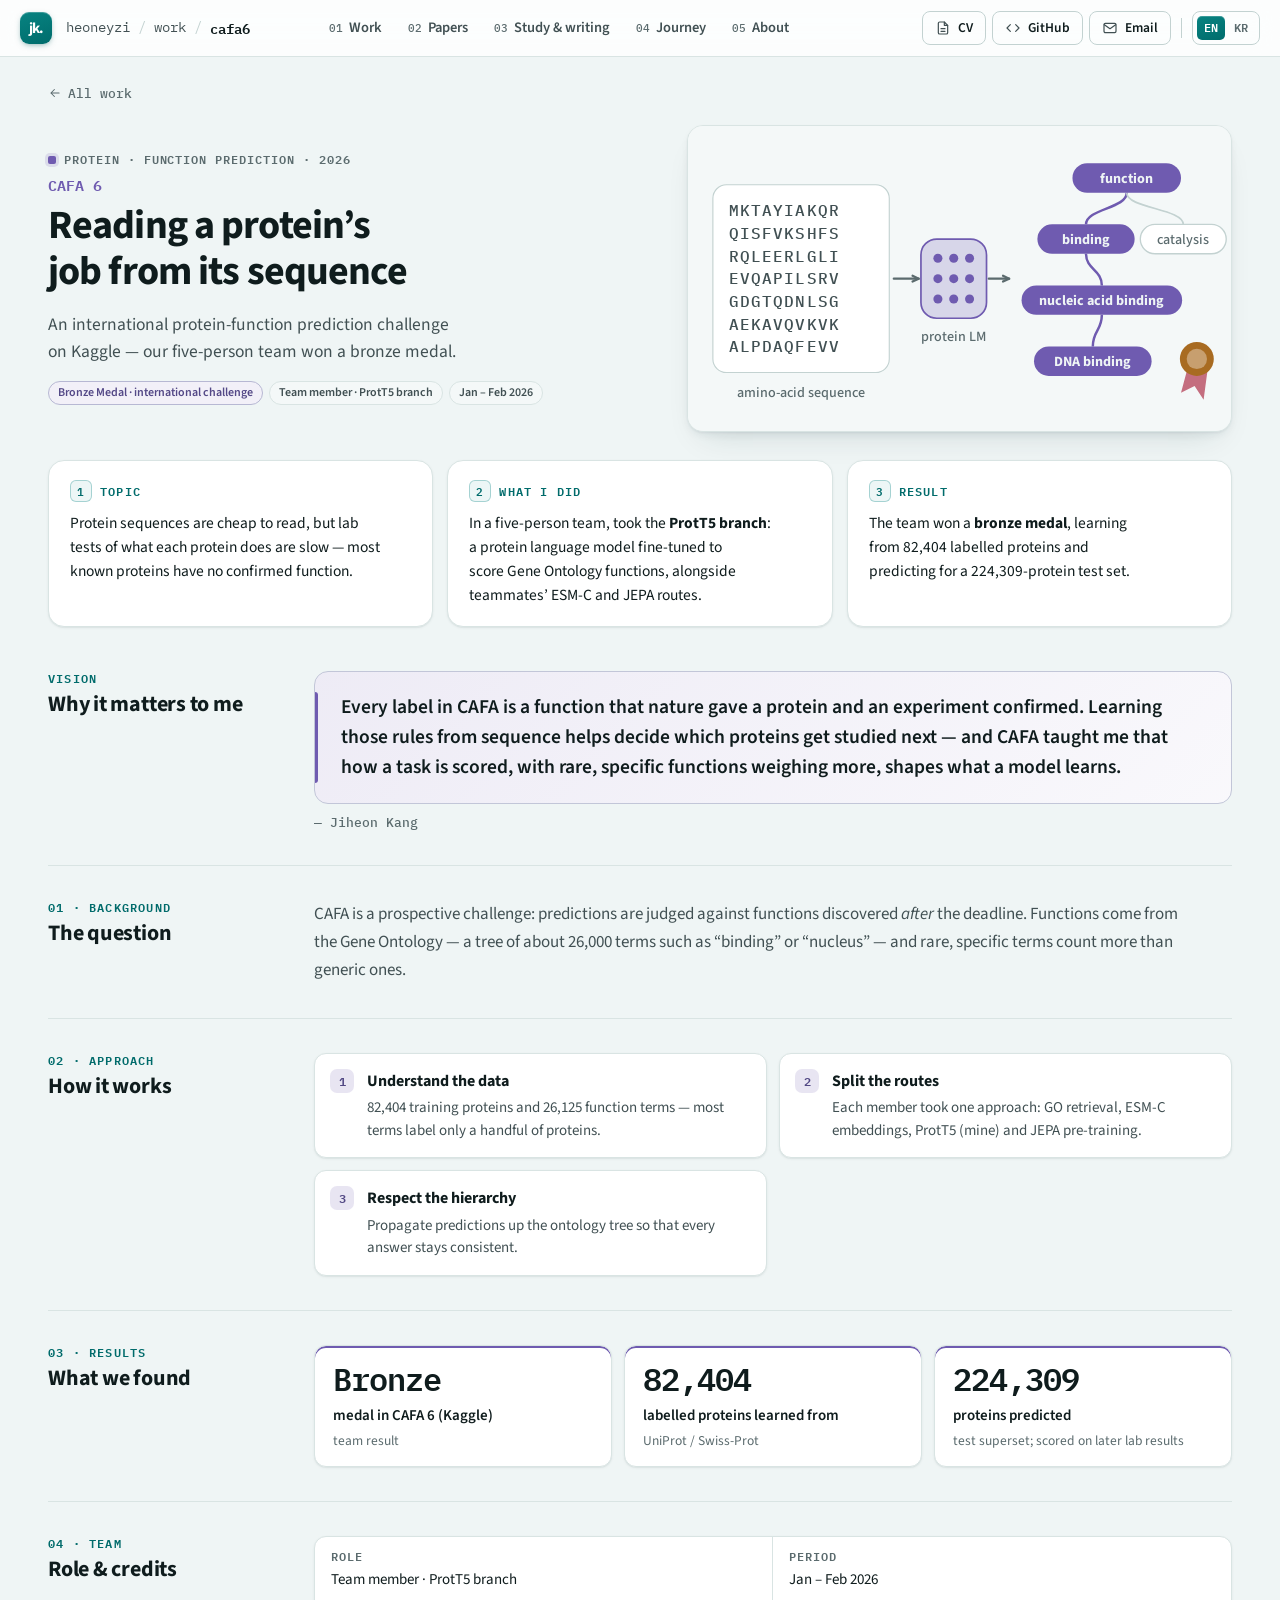
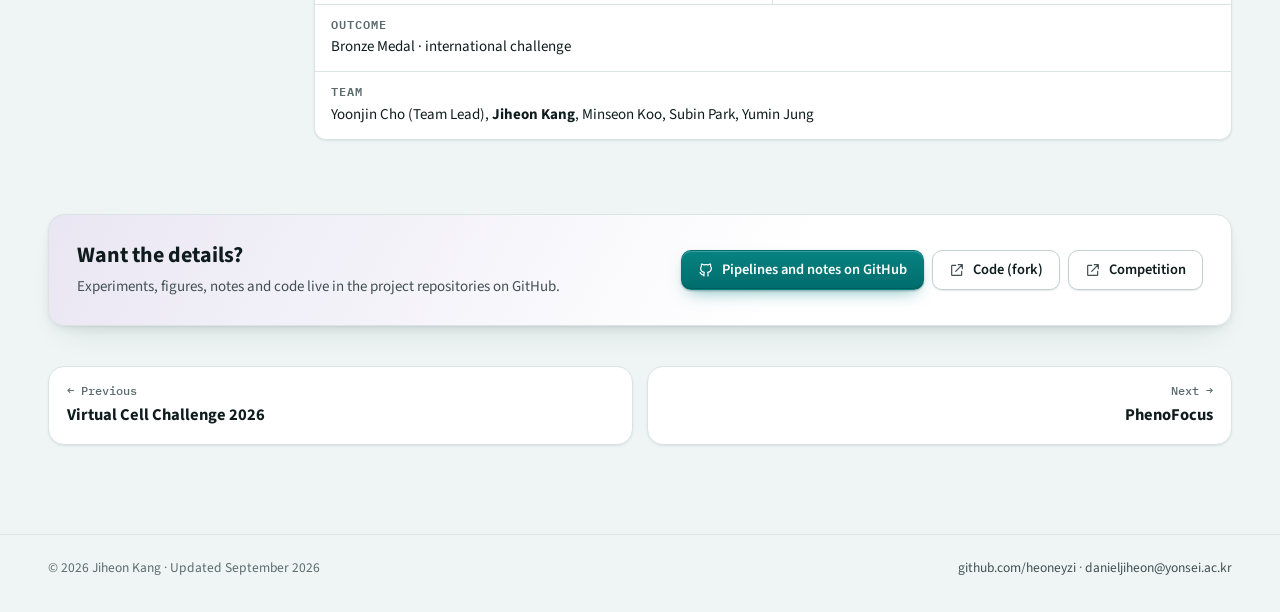
<file: projects/cafa6.html>
<!doctype html>
<html lang="en">
<head>
<meta charset="utf-8">
<meta name="viewport" content="width=device-width,initial-scale=1">
<title>CAFA 6 · Jiheon Kang</title>
<meta name="title-ko" content="CAFA 6 · 강지헌">
<meta name="description" content="An international protein-function prediction challenge on Kaggle — our five-person team won a bronze medal.">
<meta name="theme-color" content="#f4f8f8">
<meta name="color-scheme" content="light">
<link rel="canonical" href="https://heoneyzi.github.io/projects/cafa6.html">
<meta property="og:type" content="website">
<meta property="og:title" content="CAFA 6 · Jiheon Kang">
<meta property="og:description" content="An international protein-function prediction challenge on Kaggle — our five-person team won a bronze medal.">
<meta property="og:url" content="https://heoneyzi.github.io/projects/cafa6.html">
<meta property="og:image" content="https://heoneyzi.github.io/assets/og.png">
<meta name="twitter:card" content="summary_large_image">
<link rel="icon" type="image/svg+xml" href="../favicon.svg">
<link rel="preconnect" href="https://fonts.googleapis.com">
<link rel="preconnect" href="https://fonts.gstatic.com" crossorigin>
<link rel="stylesheet" href="https://fonts.googleapis.com/css2?family=Source+Sans+3:ital,wght@0,400;0,500;0,600;0,700;1,400&family=IBM+Plex+Mono:wght@400;500;600&family=Noto+Sans+KR:wght@400;500;700&display=swap">
<link rel="stylesheet" href="../assets/site.css?v=light-only-20260928">
<script src="../assets/site.js?v=light-only-20260928" defer></script>
</head>
<body>
<a class="skip" href="#main" data-ko="본문으로 건너뛰기">Skip to content</a>
<svg class="sprite" aria-hidden="true" focusable="false" xmlns="http://www.w3.org/2000/svg"><symbol id="i-mail" viewBox="0 0 24 24" fill="none" stroke="currentColor" stroke-width="1.8" stroke-linecap="round" stroke-linejoin="round"><rect x="3" y="5" width="18" height="14" rx="2"/><path d="m3.5 7 8.5 6 8.5-6"/></symbol><symbol id="i-file" viewBox="0 0 24 24" fill="none" stroke="currentColor" stroke-width="1.8" stroke-linecap="round" stroke-linejoin="round"><path d="M14 3H7a2 2 0 0 0-2 2v14a2 2 0 0 0 2 2h10a2 2 0 0 0 2-2V8z"/><path d="M14 3v5h5M9 13h6M9 17h6"/></symbol><symbol id="i-code" viewBox="0 0 24 24" fill="none" stroke="currentColor" stroke-width="1.8" stroke-linecap="round" stroke-linejoin="round"><path d="m8 7-5 5 5 5M16 7l5 5-5 5"/></symbol><symbol id="i-user" viewBox="0 0 24 24" fill="none" stroke="currentColor" stroke-width="1.8" stroke-linecap="round" stroke-linejoin="round"><circle cx="12" cy="8" r="4"/><path d="M4 21c1.5-4 4.5-6 8-6s6.5 2 8 6"/></symbol><symbol id="i-arrow" viewBox="0 0 24 24" fill="none" stroke="currentColor" stroke-width="1.8" stroke-linecap="round" stroke-linejoin="round"><path d="M5 12h14M13 6l6 6-6 6"/></symbol><symbol id="i-ext" viewBox="0 0 24 24" fill="none" stroke="currentColor" stroke-width="1.8" stroke-linecap="round" stroke-linejoin="round"><path d="M14 4h6v6M10 14 20 4M19 14v5a1 1 0 0 1-1 1H5a1 1 0 0 1-1-1V6a1 1 0 0 1 1-1h5"/></symbol><symbol id="i-mic" viewBox="0 0 24 24" fill="none" stroke="currentColor" stroke-width="1.8" stroke-linecap="round" stroke-linejoin="round"><rect x="9" y="3" width="6" height="11" rx="3"/><path d="M5 11a7 7 0 0 0 14 0M12 18v3"/></symbol><symbol id="i-medal" viewBox="0 0 24 24" fill="none" stroke="currentColor" stroke-width="1.8" stroke-linecap="round" stroke-linejoin="round"><circle cx="12" cy="9" r="6"/><path d="m8.5 14-1.5 7 5-3 5 3-1.5-7"/></symbol><symbol id="i-papers" viewBox="0 0 24 24" fill="none" stroke="currentColor" stroke-width="1.8" stroke-linecap="round" stroke-linejoin="round"><path d="M8 3h8l4 4v12a2 2 0 0 1-2 2H8a2 2 0 0 1-2-2V5a2 2 0 0 1 2-2z"/><path d="M16 3v4h4M4 7v12a2 2 0 0 0 2 2M10 12h6M10 16h6"/></symbol><symbol id="i-users" viewBox="0 0 24 24" fill="none" stroke="currentColor" stroke-width="1.8" stroke-linecap="round" stroke-linejoin="round"><circle cx="9" cy="8" r="3.5"/><path d="M2.5 20c.9-3.4 3.3-5.5 6.5-5.5s5.6 2.1 6.5 5.5M16 4.6a3.5 3.5 0 0 1 0 6.8M18 14.8c1.8.8 3 2.6 3.5 5.2"/></symbol><symbol id="i-dna" viewBox="0 0 24 24" fill="none" stroke="currentColor" stroke-width="1.8" stroke-linecap="round" stroke-linejoin="round"><path d="M8 3c0 5 8 5 8 9s-8 4-8 9M16 3c0 5-8 5-8 9s8 4 8 9M9.5 6.5h5M10 9.5h4M10 14.5h4M9.5 17.5h5"/></symbol><symbol id="i-cell" viewBox="0 0 24 24" fill="none" stroke="currentColor" stroke-width="1.8" stroke-linecap="round" stroke-linejoin="round"><circle cx="12" cy="12" r="9"/><circle cx="13" cy="11" r="3"/><circle cx="7.5" cy="15" r=".8"/><circle cx="16" cy="16.5" r=".8"/></symbol><symbol id="i-protein" viewBox="0 0 24 24" fill="none" stroke="currentColor" stroke-width="1.8" stroke-linecap="round" stroke-linejoin="round"><circle cx="6" cy="7" r="2.5"/><circle cx="17.5" cy="6" r="2.5"/><circle cx="12" cy="17.5" r="2.5"/><path d="M8.4 6.8 15 6.2M7.1 9.2l3.7 6M16.4 8.3 13.2 15"/></symbol><symbol id="i-pill" viewBox="0 0 24 24" fill="none" stroke="currentColor" stroke-width="1.8" stroke-linecap="round" stroke-linejoin="round"><rect x="2.8" y="8.3" width="18.4" height="7.4" rx="3.7" transform="rotate(-45 12 12)"/><path d="m8.6 8.6 6.8 6.8"/></symbol><symbol id="i-pulse" viewBox="0 0 24 24" fill="none" stroke="currentColor" stroke-width="1.8" stroke-linecap="round" stroke-linejoin="round"><path d="M3 12h4l3-7 4 14 3-7h4"/></symbol><symbol id="i-film" viewBox="0 0 24 24" fill="none" stroke="currentColor" stroke-width="1.8" stroke-linecap="round" stroke-linejoin="round"><rect x="3" y="5" width="18" height="14" rx="2"/><path d="M7 5v14M17 5v14M3 9.5h4M3 14.5h4M17 9.5h4M17 14.5h4"/></symbol><symbol id="i-route" viewBox="0 0 24 24" fill="none" stroke="currentColor" stroke-width="1.8" stroke-linecap="round" stroke-linejoin="round"><circle cx="6" cy="18" r="2.5"/><circle cx="18" cy="6" r="2.5"/><path d="M8.5 18H15a3.5 3.5 0 0 0 0-7H9a3.5 3.5 0 0 1 0-7h6.5"/></symbol><symbol id="i-compass" viewBox="0 0 24 24" fill="none" stroke="currentColor" stroke-width="1.8" stroke-linecap="round" stroke-linejoin="round"><circle cx="12" cy="12" r="9"/><path d="m15.5 8.5-2 5-5 2 2-5z"/></symbol><symbol id="i-chat" viewBox="0 0 24 24" fill="none" stroke="currentColor" stroke-width="1.8" stroke-linecap="round" stroke-linejoin="round"><path d="M4 5h16v11H9l-5 4z"/><path d="M8 9.5h8M8 12.5h5"/></symbol><symbol id="i-pin" viewBox="0 0 24 24" fill="none" stroke="currentColor" stroke-width="1.8" stroke-linecap="round" stroke-linejoin="round"><path d="M12 21s7-6.2 7-12a7 7 0 1 0-14 0c0 5.8 7 12 7 12z"/><circle cx="12" cy="9" r="2.5"/></symbol><symbol id="i-book" viewBox="0 0 24 24" fill="none" stroke="currentColor" stroke-width="1.8" stroke-linecap="round" stroke-linejoin="round"><path d="M3 5h6a3 3 0 0 1 3 3v12a2 2 0 0 0-2-2H3zM21 5h-6a3 3 0 0 0-3 3v12a2 2 0 0 1 2-2h7z"/></symbol><symbol id="i-eye" viewBox="0 0 24 24" fill="none" stroke="currentColor" stroke-width="1.8" stroke-linecap="round" stroke-linejoin="round"><path d="M2 12s3.5-7 10-7 10 7 10 7-3.5 7-10 7S2 12 2 12z"/><circle cx="12" cy="12" r="3"/></symbol><symbol id="i-pen" viewBox="0 0 24 24" fill="none" stroke="currentColor" stroke-width="1.8" stroke-linecap="round" stroke-linejoin="round"><path d="M4 20h4L19 9a2.8 2.8 0 0 0-4-4L4 16z"/><path d="m13.5 6.5 4 4"/></symbol><symbol id="i-check" viewBox="0 0 24 24" fill="none" stroke="currentColor" stroke-width="1.8" stroke-linecap="round" stroke-linejoin="round"><path d="m5 12.5 4.5 4.5L19 7.5"/></symbol><symbol id="i-cap" viewBox="0 0 24 24" fill="none" stroke="currentColor" stroke-width="1.8" stroke-linecap="round" stroke-linejoin="round"><path d="M2 9.5 12 4.5l10 5-10 5z"/><path d="M6 11.5v5c3.5 2.7 8.5 2.7 12 0v-5"/></symbol><symbol id="i-info" viewBox="0 0 24 24" fill="none" stroke="currentColor" stroke-width="1.8" stroke-linecap="round" stroke-linejoin="round"><circle cx="12" cy="12" r="9"/><path d="M12 11v6M12 7.5v.5"/></symbol><symbol id="i-down" viewBox="0 0 24 24" fill="none" stroke="currentColor" stroke-width="1.8" stroke-linecap="round" stroke-linejoin="round"><path d="M12 5v14M6 13l6 6 6-6"/></symbol><symbol id="i-spark" viewBox="0 0 24 24" fill="none" stroke="currentColor" stroke-width="1.8" stroke-linecap="round" stroke-linejoin="round"><path d="M12 3l1.9 5.1L19 10l-5.1 1.9L12 17l-1.9-5.1L5 10l5.1-1.9z"/></symbol><symbol id="i-github" viewBox="0 0 24 24" fill="none" stroke="currentColor" stroke-width="1.8" stroke-linecap="round" stroke-linejoin="round"><path d="M9 19c-4.3 1.4-4.3-2.5-6-3m12 5v-3.5c0-1 .1-1.4-.5-2 2.8-.3 5.5-1.4 5.5-6a4.6 4.6 0 0 0-1.3-3.2 4.2 4.2 0 0 0-.1-3.2s-1.1-.3-3.5 1.3a12.3 12.3 0 0 0-6.2 0C6.5 2.8 5.4 3.1 5.4 3.1a4.2 4.2 0 0 0-.1 3.2A4.6 4.6 0 0 0 4 9.5c0 4.6 2.7 5.7 5.5 6-.6.6-.6 1.2-.5 2V21"/></symbol></svg>
<header class="topbar">
  <div class="tb-row">
    <a class="brand" href="../index.html" aria-label="Jiheon Kang — home" data-ko-aria="강지헌 — 홈"><span class="brand-mark">jk.</span></a>
    <div class="crumbs"><a href="../index.html">heoneyzi</a><span class="sep">/</span><a href="../index.html#work" data-ko="작업">work</a><span class="sep">/</span><span aria-current="page">cafa6</span></div>
    <nav class="nav" aria-label="Sections" data-ko-aria="섹션"><a href="../index.html#work"><span class="n">01</span><span data-ko="연구·프로젝트">Work</span></a><a href="../index.html#papers"><span class="n">02</span><span data-ko="논문">Papers</span></a><a href="../index.html#study"><span class="n">03</span><span data-ko="공부·글">Study & writing</span></a><a href="../index.html#journey"><span class="n">04</span><span data-ko="걸어온 길">Journey</span></a><a href="../index.html#about"><span class="n">05</span><span data-ko="소개">About</span></a></nav>
    <div class="tb-right">
      <a class="tb-btn" href="../Jiheon_Kang_CV.pdf" target="_blank" rel="noopener" aria-label="CV (PDF)"><svg class="ic" aria-hidden="true"><use href="#i-file"/></svg><span class="t">CV</span></a>
      <a class="tb-btn" href="https://github.com/heoneyzi" target="_blank" rel="noopener" aria-label="GitHub"><svg class="ic" aria-hidden="true"><use href="#i-code"/></svg><span class="t">GitHub</span></a>
      <a class="tb-btn" href="mailto:danieljiheon@yonsei.ac.kr" aria-label="Email" data-ko-aria="이메일"><svg class="ic" aria-hidden="true"><use href="#i-mail"/></svg><span class="t" data-ko="이메일">Email</span></a>
      <span class="tb-sep" aria-hidden="true"></span>
      <button class="lang-btn" type="button" data-lang-toggle aria-label="한국어로 보기" aria-pressed="false"><span class="l-en">EN</span><span class="l-ko">KR</span></button>
    </div>
  </div>
  <nav class="nav-strip" aria-label="Sections" data-ko-aria="섹션"><a href="../index.html#work"><span class="n">01</span><span data-ko="연구·프로젝트">Work</span></a><a href="../index.html#papers"><span class="n">02</span><span data-ko="논문">Papers</span></a><a href="../index.html#study"><span class="n">03</span><span data-ko="공부·글">Study & writing</span></a><a href="../index.html#journey"><span class="n">04</span><span data-ko="걸어온 길">Journey</span></a><a href="../index.html#about"><span class="n">05</span><span data-ko="소개">About</span></a></nav>
</header>
<main id="main" class="proj dom-protein">
<div class="wrap">
  <a class="back" href="../index.html#work"><svg class="ic" aria-hidden="true"><use href="#i-arrow"/></svg><span data-ko="전체 작업">All work</span></a>
  <div class="p-head">
    <div>
      <p class="p-kicker"><span class="dot"></span><span data-ko="단백질 · 기능 예측 · 2026">Protein · Function prediction · 2026</span></p>
      <p class="p-short">CAFA 6</p>
      <h1 data-ko="서열만 보고 단백질이 하는 일 알아맞히기">Reading a protein’s job from its sequence</h1>
      <p class="p-lede" data-ko="Kaggle에서 열린 국제 단백질 기능 예측 대회로, 5인 팀이 동메달을 받았습니다.">An international <span class="nw">protein-function</span> prediction challenge on Kaggle — our <span class="nw">five-person</span> team won a bronze medal.</p>
      <div class="p-badges"><span class="badge b-acc" data-ko="동메달 · 국제 대회">Bronze Medal · international challenge</span><span class="badge" data-ko="팀원 · ProtT5 담당">Team member · ProtT5 branch</span><span class="badge" data-ko="2026.01 – 02">Jan – Feb 2026</span></div>
    </div>
    <figure class="card p-hero" style="margin:0"><svg class="ill" viewBox="0 0 480 270" role="img" aria-label="A protein sequence goes into a protein language model, which predicts Gene Ontology functions along the ontology tree." data-ko-aria="단백질 서열을 단백질 언어모델에 넣어, 온톨로지 트리를 따라 Gene Ontology 기능을 예측합니다." preserveAspectRatio="xMidYMid meet" xmlns="http://www.w3.org/2000/svg"><rect class="i-bg" x="0" y="0" width="480" height="270"/><rect x="22" y="52" width="156" height="166" rx="12" class="i-box" stroke-width="1"/><text x="36" y="80" class="t-m" style="font-size:14px;letter-spacing:1px">MKTAYIAKQR</text><text x="36" y="100" class="t-m" style="font-size:14px;letter-spacing:1px">QISFVKSHFS</text><text x="36" y="120" class="t-m" style="font-size:14px;letter-spacing:1px">RQLEERLGLI</text><text x="36" y="140" class="t-m" style="font-size:14px;letter-spacing:1px">EVQAPILSRV</text><text x="36" y="160" class="t-m" style="font-size:14px;letter-spacing:1px">GDGTQDNLSG</text><text x="36" y="180" class="t-m" style="font-size:14px;letter-spacing:1px">AEKAVQVKVK</text><text x="36" y="200" class="t-m" style="font-size:14px;letter-spacing:1px">ALPDAQFEVV</text><text x="100" y="240" class="t-s lbl" text-anchor="middle" data-ko="아미노산 서열">amino-acid sequence</text><line x1="182" y1="135" x2="204.0" y2="135.0" class="i-ln2" stroke-width="2" stroke-linecap="round"/><path d="M198.6 137.6 L204.0 135.0 L198.6 132.4" class="i-ln2" stroke-width="2" stroke-linecap="round" stroke-linejoin="round" fill="none"/><rect x="206" y="100" width="58" height="70" rx="14" class="i-soft"/><rect x="206" y="100" width="58" height="70" rx="14" class="i-accs" stroke-width="1.5"/><circle cx="221" cy="117" r="4" class="i-acc"/><circle cx="235" cy="117" r="4" class="i-acc"/><circle cx="249" cy="117" r="4" class="i-acc"/><circle cx="221" cy="135" r="4" class="i-acc"/><circle cx="235" cy="135" r="4" class="i-acc"/><circle cx="249" cy="135" r="4" class="i-acc"/><circle cx="221" cy="153" r="4" class="i-acc"/><circle cx="235" cy="153" r="4" class="i-acc"/><circle cx="249" cy="153" r="4" class="i-acc"/><text x="235" y="190" class="t-s lbl" text-anchor="middle" data-ko="단백질 LM">protein LM</text><line x1="266" y1="135" x2="284.0" y2="135.0" class="i-ln2" stroke-width="2" stroke-linecap="round"/><path d="M278.6 137.6 L284.0 135.0 L278.6 132.4" class="i-ln2" stroke-width="2" stroke-linecap="round" stroke-linejoin="round" fill="none"/><path d="M388 59 C388 73.0 352 73.0 352 87" class="i-accs" stroke-width="2.2" fill="none"/><path d="M388 59 C388 73.0 438 73.0 438 87" class="i-ln" stroke-width="1.5" fill="none"/><path d="M352 113 C352 127.0 366 127.0 366 141" class="i-accs" stroke-width="2.2" fill="none"/><path d="M366 167 C366 181.0 358 181.0 358 195" class="i-accs" stroke-width="2.2" fill="none"/><rect x="340.0" y="33" width="96" height="26" rx="13" class="i-acc"/><text x="388" y="50.5" class="t-s lbl" text-anchor="middle" style="font-weight:700;fill:var(--bg)" data-ko="기능">function</text><rect x="309.0" y="87" width="86" height="26" rx="13" class="i-acc"/><text x="352" y="104.5" class="t-s lbl" text-anchor="middle" style="font-weight:700;fill:var(--bg)" data-ko="결합">binding</text><rect x="400.0" y="87" width="76" height="26" rx="13" class="i-box" stroke-width="1.2"/><text x="438" y="104.5" class="t-s lbl" text-anchor="middle" data-ko="촉매">catalysis</text><rect x="295.0" y="141" width="142" height="26" rx="13" class="i-acc"/><text x="366" y="158.5" class="t-s lbl" text-anchor="middle" style="font-weight:700;fill:var(--bg)" data-ko="핵산 결합">nucleic acid binding</text><rect x="306.0" y="195" width="104" height="26" rx="13" class="i-acc"/><text x="358" y="212.5" class="t-s lbl" text-anchor="middle" style="font-weight:700;fill:var(--bg)" data-ko="DNA 결합">DNA binding</text><path d="M444 206 L436 236 L448 230 L456 242 L460 212 Z" class="i-c4" opacity=".75"/><circle cx="450" cy="206" r="15" class="i-c3"/><circle cx="450" cy="206" r="9" class="i-box" stroke-width="0" opacity=".35"/></svg></figure>
  </div>
  <div class="glance">
    <section class="card g-card"><h2><span class="k">1</span><span data-ko="주제">Topic</span></h2><p data-ko="단백질 서열은 쉽게 얻지만, 각 단백질이 무슨 일을 하는지 실험으로 확인하는 데는 오래 걸립니다. 그래서 알려진 단백질 대부분은 기능이 확인되지 않았습니다.">Protein sequences are cheap to read, but lab tests of what each protein does are slow — most known proteins have no confirmed function.</p></section>
    <section class="card g-card"><h2><span class="k">2</span><span data-ko="한 일">What I did</span></h2><p data-ko="5인 팀에서 &lt;b&gt;ProtT5 갈래&lt;/b&gt;를 맡았습니다. 단백질 언어모델을 미세조정해 Gene Ontology 기능마다 점수를 매기는 방법으로, 팀원들의 &lt;span class=&quot;nw&quot;&gt;ESM-C&lt;/span&gt;·JEPA 방법과 함께 탐색했습니다.">In a <span class="nw">five-person</span> team, took the <b>ProtT5 branch</b>: a protein language model <span class="nw">fine-tuned</span> to score Gene Ontology functions, alongside teammates’ <span class="nw">ESM-C</span> and JEPA routes.</p></section>
    <section class="card g-card"><h2><span class="k">3</span><span data-ko="결과">Result</span></h2><p data-ko="라벨이 있는 단백질 82,404개로 학습하고 224,309개 단백질에 예측해 &lt;b&gt;동메달&lt;/b&gt;을 받았습니다.">The team won a <b>bronze medal</b>, learning from 82,404 labelled proteins and predicting for a 224,<span class="nw">309-protein</span> test set.</p></section>
  </div>
  <div class="p-story">
    <section class="st-row"><h2><small data-ko="비전">Vision</small><span data-ko="이 연구가 제게 중요한 이유">Why it matters to me</span></h2>
      <div class="st-body"><blockquote class="vision" style="margin:0"><span data-ko="CAFA의 정답 하나하나는 자연이 단백질에 준 기능을 실험으로 확인한 것입니다. 서열에서 그 규칙을 배우는 모델은 다음에 어떤 단백질을 연구할지 정하는 데 쓰입니다. 드물고 구체적인 기능에 더 큰 비중을 두는 평가 방식이 모델이 배우는 것을 바꾼다는 점도 배웠습니다.">Every label in CAFA is a function that nature gave a protein and an experiment confirmed. Learning those rules from sequence helps decide which proteins get studied next — and CAFA taught me that how a task is scored, with rare, specific functions weighing more, shapes what a model learns.</span></blockquote><p class="vision-by">— Jiheon Kang</p></div></section>
    <section class="st-row"><h2><small data-ko="01 · 배경">01 · Background</small><span data-ko="질문">The question</span></h2><div class="st-body"><p data-ko="CAFA는 마감 &lt;em&gt;이후&lt;/em&gt;에 새로 밝혀진 기능으로 채점하는 미래 예측형 대회입니다. 기능은 “결합”, “핵”처럼 약 26,000개 용어로 이뤄진 Gene Ontology 트리로 표현하며, 드물고 구체적인 용어일수록 점수 비중이 큽니다.">CAFA is a prospective challenge: predictions are judged against functions discovered <em>after</em> the deadline. Functions come from the Gene Ontology — a tree of about 26,000 terms such as “binding” or “nucleus” — and rare, specific terms count more than generic ones.</p></div></section>
    <section class="st-row"><h2><small data-ko="02 · 방법">02 · Approach</small><span data-ko="어떻게 했나">How it works</span></h2><div class="st-body"><ol class="steps"><li><b data-ko="데이터 이해">Understand the data</b><span data-ko="학습 단백질 82,404개, 기능 용어 26,125개. 대부분의 용어는 소수의 단백질에만 붙어 있습니다.">82,404 training proteins and 26,125 function terms — most terms label only a handful of proteins.</span></li><li><b data-ko="방법 나누기">Split the routes</b><span data-ko="팀원마다 한 갈래씩 맡았습니다. GO 검색, &lt;span class=&quot;nw&quot;&gt;ESM-C&lt;/span&gt; 임베딩, ProtT5(제 담당), JEPA 사전학습입니다.">Each member took one approach: GO retrieval, <span class="nw">ESM-C</span> embeddings, ProtT5 (mine) and JEPA <span class="nw">pre-training</span>.</span></li><li><b data-ko="계층 지키기">Respect the hierarchy</b><span data-ko="예측을 온톨로지 트리 위쪽으로 전파해 답이 서로 모순되지 않게 합니다.">Propagate predictions up the ontology tree so that every answer stays consistent.</span></li></ol></div></section>
    <section class="st-row"><h2><small data-ko="03 · 결과">03 · Results</small><span data-ko="무엇을 알아냈나">What we found</span></h2><div class="st-body"><div class="kpis"><div class="kpi"><p class="kpi-v" data-ko="동메달">Bronze</p><p class="kpi-l" data-ko="CAFA 6 (Kaggle)">medal in CAFA 6 (Kaggle)</p><p class="kpi-n" data-ko="팀 성과">team result</p></div><div class="kpi"><p class="kpi-v">82,404</p><p class="kpi-l" data-ko="학습에 쓴 라벨 단백질">labelled proteins learned from</p><p class="kpi-n" data-ko="UniProt / &lt;span class=&quot;nw&quot;&gt;Swiss-Prot&lt;/span&gt;">UniProt / <span class="nw">Swiss-Prot</span></p></div><div class="kpi"><p class="kpi-v">224,309</p><p class="kpi-l" data-ko="예측한 단백질">proteins predicted</p><p class="kpi-n" data-ko="테스트 상위집합 · 이후 실험 결과로 채점">test superset; scored on later lab results</p></div></div></div></section>
    <section class="st-row"><h2><small data-ko="04 · 팀">04 · Team</small><span data-ko="역할과 팀">Role &amp; credits</span></h2><div class="st-body"><dl class="facts">
  <div><dt data-ko="역할">Role</dt><dd data-ko="팀원 · ProtT5 담당">Team member · ProtT5 branch</dd></div>
  <div><dt data-ko="기간">Period</dt><dd data-ko="2026.01 – 02">Jan – Feb 2026</dd></div>
  <div class="full"><dt data-ko="성과">Outcome</dt><dd data-ko="동메달 · 국제 대회">Bronze Medal · international challenge</dd></div>
  <div class="full"><dt data-ko="팀">Team</dt><dd data-ko="조윤진(팀장), &lt;b&gt;강지헌&lt;/b&gt;, 구민선, 박수빈, 정유민">Yoonjin Cho (Team Lead), <b>Jiheon Kang</b>, Minseon Koo, Subin Park, Yumin Jung</dd></div>
</dl></div></section>
    
  </div>
  <aside class="card cta">
    <div><h2 data-ko="더 자세히 보고 싶다면">Want the details?</h2><p data-ko="실험, 그림, 노트, 코드는 GitHub의 각 프로젝트 저장소에 정리되어 있습니다.">Experiments, figures, notes and code live in the project repositories on GitHub.</p></div>
    <div class="cta-links"><a class="btn btn-primary" href="https://github.com/heoneyzi/Medical/tree/main/CAFA6" target="_blank" rel="noopener"><svg class="ic" aria-hidden="true"><use href="#i-github"/></svg><span data-ko="GitHub에서 파이프라인과 노트 보기">Pipelines and notes on GitHub</span></a><a class="btn" href="https://github.com/heoneyzi/CAFA6" target="_blank" rel="noopener"><svg class="ic" aria-hidden="true"><use href="#i-ext"/></svg><span data-ko="코드 (fork)">Code (fork)</span></a><a class="btn" href="https://www.kaggle.com/competitions/cafa-6-protein-function-prediction" target="_blank" rel="noopener"><svg class="ic" aria-hidden="true"><use href="#i-ext"/></svg><span data-ko="대회 페이지">Competition</span></a></div>
  </aside>
  <nav class="pn" aria-label="More projects" data-ko-aria="다른 프로젝트">
    <a class="card tilt dom-cell" data-tilt href="vcc2026.html"><small data-ko="← 이전">← Previous</small><b>Virtual Cell Challenge 2026</b></a>
    <a class="card tilt next dom-drug" data-tilt href="phenofocus.html"><small data-ko="다음 →">Next →</small><b>PhenoFocus</b></a>
  </nav>
</div>
</main>
<footer class="foot">
  <div class="wrap">
    <span>© 2026 Jiheon Kang · <span data-ko="2026년 9월 업데이트">Updated September 2026</span></span>
    <span><a href="https://github.com/heoneyzi" target="_blank" rel="noopener">github.com/heoneyzi</a> · <a href="mailto:danieljiheon@yonsei.ac.kr">danieljiheon@yonsei.ac.kr</a></span>
  </div>
</footer>
</body>
</html>
</file>
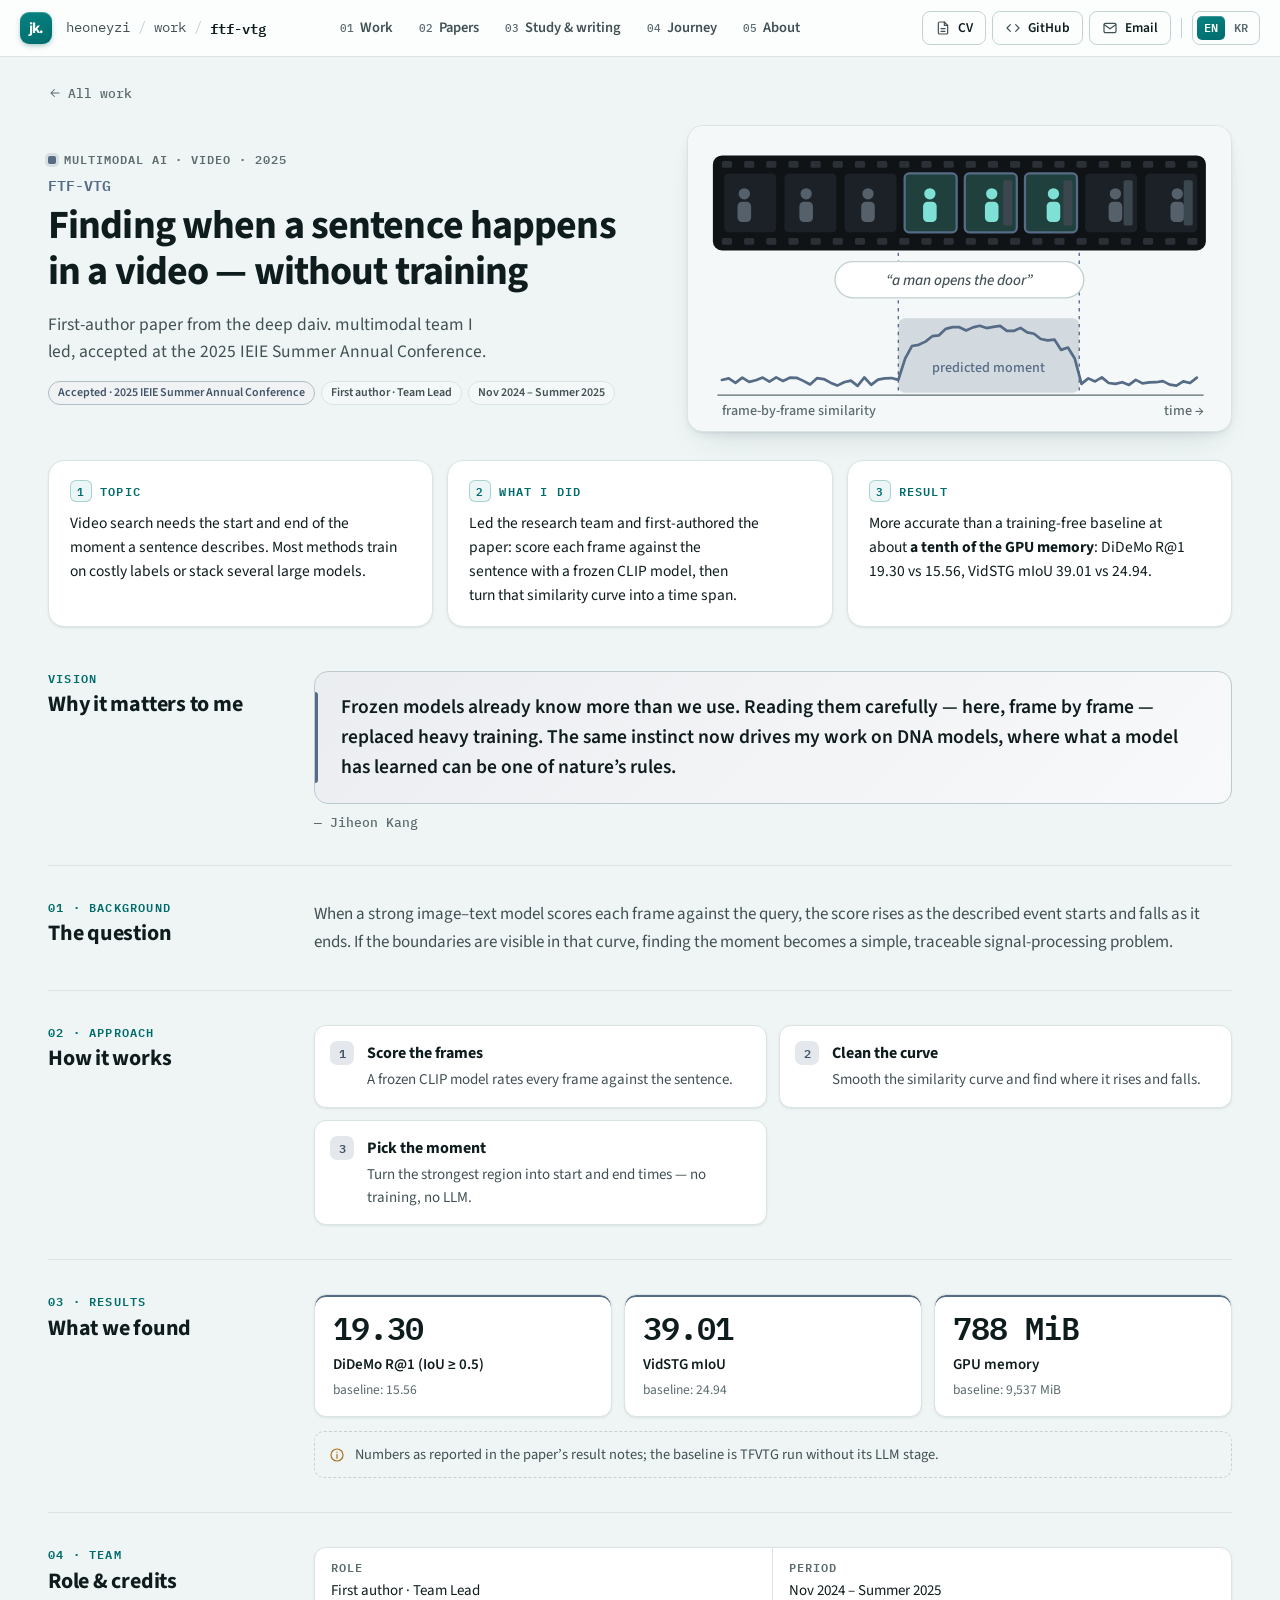
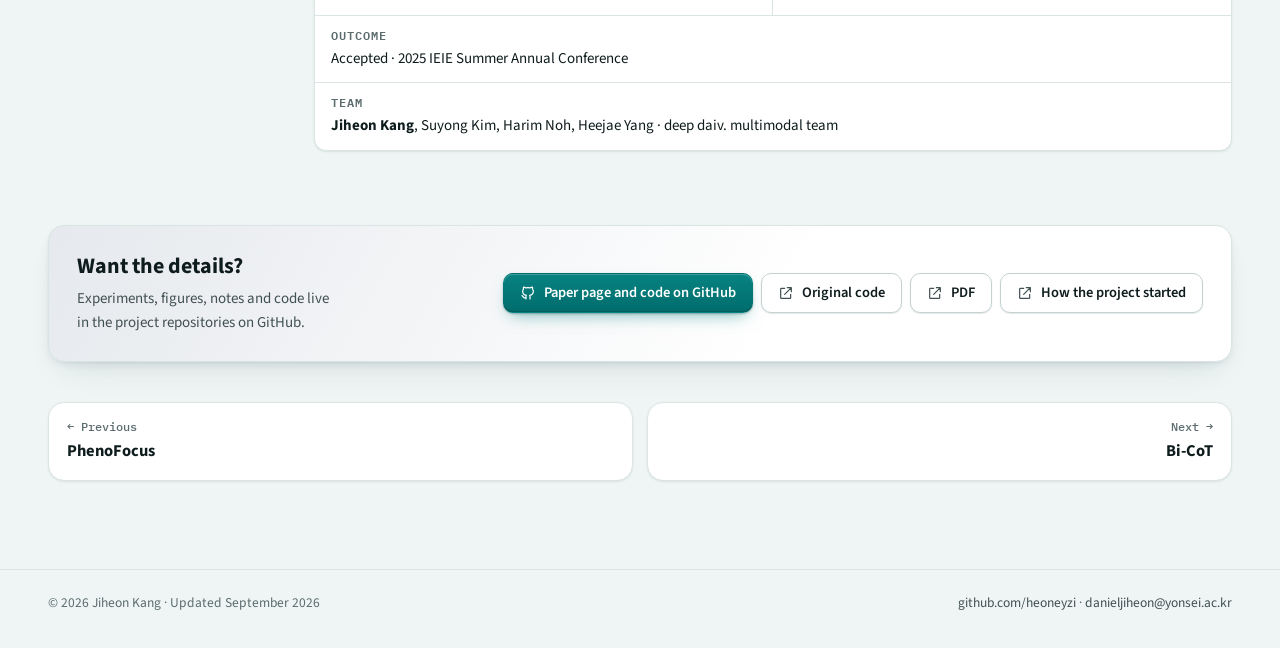
<file: projects/ftf-vtg.html>
<!doctype html>
<html lang="en">
<head>
<meta charset="utf-8">
<meta name="viewport" content="width=device-width,initial-scale=1">
<title>FTF-VTG · Jiheon Kang</title>
<meta name="title-ko" content="FTF-VTG · 강지헌">
<meta name="description" content="First-author paper from the deep daiv. multimodal team I led, accepted at the 2025 IEIE Summer Annual Conference.">
<meta name="theme-color" content="#f4f8f8">
<meta name="color-scheme" content="light">
<link rel="canonical" href="https://heoneyzi.github.io/projects/ftf-vtg.html">
<meta property="og:type" content="website">
<meta property="og:title" content="FTF-VTG · Jiheon Kang">
<meta property="og:description" content="First-author paper from the deep daiv. multimodal team I led, accepted at the 2025 IEIE Summer Annual Conference.">
<meta property="og:url" content="https://heoneyzi.github.io/projects/ftf-vtg.html">
<meta property="og:image" content="https://heoneyzi.github.io/assets/og.png">
<meta name="twitter:card" content="summary_large_image">
<link rel="icon" type="image/svg+xml" href="../favicon.svg">
<link rel="preconnect" href="https://fonts.googleapis.com">
<link rel="preconnect" href="https://fonts.gstatic.com" crossorigin>
<link rel="stylesheet" href="https://fonts.googleapis.com/css2?family=Source+Sans+3:ital,wght@0,400;0,500;0,600;0,700;1,400&family=IBM+Plex+Mono:wght@400;500;600&family=Noto+Sans+KR:wght@400;500;700&display=swap">
<link rel="stylesheet" href="../assets/site.css?v=light-only-20260928">
<script src="../assets/site.js?v=light-only-20260928" defer></script>
</head>
<body>
<a class="skip" href="#main" data-ko="본문으로 건너뛰기">Skip to content</a>
<svg class="sprite" aria-hidden="true" focusable="false" xmlns="http://www.w3.org/2000/svg"><symbol id="i-mail" viewBox="0 0 24 24" fill="none" stroke="currentColor" stroke-width="1.8" stroke-linecap="round" stroke-linejoin="round"><rect x="3" y="5" width="18" height="14" rx="2"/><path d="m3.5 7 8.5 6 8.5-6"/></symbol><symbol id="i-file" viewBox="0 0 24 24" fill="none" stroke="currentColor" stroke-width="1.8" stroke-linecap="round" stroke-linejoin="round"><path d="M14 3H7a2 2 0 0 0-2 2v14a2 2 0 0 0 2 2h10a2 2 0 0 0 2-2V8z"/><path d="M14 3v5h5M9 13h6M9 17h6"/></symbol><symbol id="i-code" viewBox="0 0 24 24" fill="none" stroke="currentColor" stroke-width="1.8" stroke-linecap="round" stroke-linejoin="round"><path d="m8 7-5 5 5 5M16 7l5 5-5 5"/></symbol><symbol id="i-user" viewBox="0 0 24 24" fill="none" stroke="currentColor" stroke-width="1.8" stroke-linecap="round" stroke-linejoin="round"><circle cx="12" cy="8" r="4"/><path d="M4 21c1.5-4 4.5-6 8-6s6.5 2 8 6"/></symbol><symbol id="i-arrow" viewBox="0 0 24 24" fill="none" stroke="currentColor" stroke-width="1.8" stroke-linecap="round" stroke-linejoin="round"><path d="M5 12h14M13 6l6 6-6 6"/></symbol><symbol id="i-ext" viewBox="0 0 24 24" fill="none" stroke="currentColor" stroke-width="1.8" stroke-linecap="round" stroke-linejoin="round"><path d="M14 4h6v6M10 14 20 4M19 14v5a1 1 0 0 1-1 1H5a1 1 0 0 1-1-1V6a1 1 0 0 1 1-1h5"/></symbol><symbol id="i-mic" viewBox="0 0 24 24" fill="none" stroke="currentColor" stroke-width="1.8" stroke-linecap="round" stroke-linejoin="round"><rect x="9" y="3" width="6" height="11" rx="3"/><path d="M5 11a7 7 0 0 0 14 0M12 18v3"/></symbol><symbol id="i-medal" viewBox="0 0 24 24" fill="none" stroke="currentColor" stroke-width="1.8" stroke-linecap="round" stroke-linejoin="round"><circle cx="12" cy="9" r="6"/><path d="m8.5 14-1.5 7 5-3 5 3-1.5-7"/></symbol><symbol id="i-papers" viewBox="0 0 24 24" fill="none" stroke="currentColor" stroke-width="1.8" stroke-linecap="round" stroke-linejoin="round"><path d="M8 3h8l4 4v12a2 2 0 0 1-2 2H8a2 2 0 0 1-2-2V5a2 2 0 0 1 2-2z"/><path d="M16 3v4h4M4 7v12a2 2 0 0 0 2 2M10 12h6M10 16h6"/></symbol><symbol id="i-users" viewBox="0 0 24 24" fill="none" stroke="currentColor" stroke-width="1.8" stroke-linecap="round" stroke-linejoin="round"><circle cx="9" cy="8" r="3.5"/><path d="M2.5 20c.9-3.4 3.3-5.5 6.5-5.5s5.6 2.1 6.5 5.5M16 4.6a3.5 3.5 0 0 1 0 6.8M18 14.8c1.8.8 3 2.6 3.5 5.2"/></symbol><symbol id="i-dna" viewBox="0 0 24 24" fill="none" stroke="currentColor" stroke-width="1.8" stroke-linecap="round" stroke-linejoin="round"><path d="M8 3c0 5 8 5 8 9s-8 4-8 9M16 3c0 5-8 5-8 9s8 4 8 9M9.5 6.5h5M10 9.5h4M10 14.5h4M9.5 17.5h5"/></symbol><symbol id="i-cell" viewBox="0 0 24 24" fill="none" stroke="currentColor" stroke-width="1.8" stroke-linecap="round" stroke-linejoin="round"><circle cx="12" cy="12" r="9"/><circle cx="13" cy="11" r="3"/><circle cx="7.5" cy="15" r=".8"/><circle cx="16" cy="16.5" r=".8"/></symbol><symbol id="i-protein" viewBox="0 0 24 24" fill="none" stroke="currentColor" stroke-width="1.8" stroke-linecap="round" stroke-linejoin="round"><circle cx="6" cy="7" r="2.5"/><circle cx="17.5" cy="6" r="2.5"/><circle cx="12" cy="17.5" r="2.5"/><path d="M8.4 6.8 15 6.2M7.1 9.2l3.7 6M16.4 8.3 13.2 15"/></symbol><symbol id="i-pill" viewBox="0 0 24 24" fill="none" stroke="currentColor" stroke-width="1.8" stroke-linecap="round" stroke-linejoin="round"><rect x="2.8" y="8.3" width="18.4" height="7.4" rx="3.7" transform="rotate(-45 12 12)"/><path d="m8.6 8.6 6.8 6.8"/></symbol><symbol id="i-pulse" viewBox="0 0 24 24" fill="none" stroke="currentColor" stroke-width="1.8" stroke-linecap="round" stroke-linejoin="round"><path d="M3 12h4l3-7 4 14 3-7h4"/></symbol><symbol id="i-film" viewBox="0 0 24 24" fill="none" stroke="currentColor" stroke-width="1.8" stroke-linecap="round" stroke-linejoin="round"><rect x="3" y="5" width="18" height="14" rx="2"/><path d="M7 5v14M17 5v14M3 9.5h4M3 14.5h4M17 9.5h4M17 14.5h4"/></symbol><symbol id="i-route" viewBox="0 0 24 24" fill="none" stroke="currentColor" stroke-width="1.8" stroke-linecap="round" stroke-linejoin="round"><circle cx="6" cy="18" r="2.5"/><circle cx="18" cy="6" r="2.5"/><path d="M8.5 18H15a3.5 3.5 0 0 0 0-7H9a3.5 3.5 0 0 1 0-7h6.5"/></symbol><symbol id="i-compass" viewBox="0 0 24 24" fill="none" stroke="currentColor" stroke-width="1.8" stroke-linecap="round" stroke-linejoin="round"><circle cx="12" cy="12" r="9"/><path d="m15.5 8.5-2 5-5 2 2-5z"/></symbol><symbol id="i-chat" viewBox="0 0 24 24" fill="none" stroke="currentColor" stroke-width="1.8" stroke-linecap="round" stroke-linejoin="round"><path d="M4 5h16v11H9l-5 4z"/><path d="M8 9.5h8M8 12.5h5"/></symbol><symbol id="i-pin" viewBox="0 0 24 24" fill="none" stroke="currentColor" stroke-width="1.8" stroke-linecap="round" stroke-linejoin="round"><path d="M12 21s7-6.2 7-12a7 7 0 1 0-14 0c0 5.8 7 12 7 12z"/><circle cx="12" cy="9" r="2.5"/></symbol><symbol id="i-book" viewBox="0 0 24 24" fill="none" stroke="currentColor" stroke-width="1.8" stroke-linecap="round" stroke-linejoin="round"><path d="M3 5h6a3 3 0 0 1 3 3v12a2 2 0 0 0-2-2H3zM21 5h-6a3 3 0 0 0-3 3v12a2 2 0 0 1 2-2h7z"/></symbol><symbol id="i-eye" viewBox="0 0 24 24" fill="none" stroke="currentColor" stroke-width="1.8" stroke-linecap="round" stroke-linejoin="round"><path d="M2 12s3.5-7 10-7 10 7 10 7-3.5 7-10 7S2 12 2 12z"/><circle cx="12" cy="12" r="3"/></symbol><symbol id="i-pen" viewBox="0 0 24 24" fill="none" stroke="currentColor" stroke-width="1.8" stroke-linecap="round" stroke-linejoin="round"><path d="M4 20h4L19 9a2.8 2.8 0 0 0-4-4L4 16z"/><path d="m13.5 6.5 4 4"/></symbol><symbol id="i-check" viewBox="0 0 24 24" fill="none" stroke="currentColor" stroke-width="1.8" stroke-linecap="round" stroke-linejoin="round"><path d="m5 12.5 4.5 4.5L19 7.5"/></symbol><symbol id="i-cap" viewBox="0 0 24 24" fill="none" stroke="currentColor" stroke-width="1.8" stroke-linecap="round" stroke-linejoin="round"><path d="M2 9.5 12 4.5l10 5-10 5z"/><path d="M6 11.5v5c3.5 2.7 8.5 2.7 12 0v-5"/></symbol><symbol id="i-info" viewBox="0 0 24 24" fill="none" stroke="currentColor" stroke-width="1.8" stroke-linecap="round" stroke-linejoin="round"><circle cx="12" cy="12" r="9"/><path d="M12 11v6M12 7.5v.5"/></symbol><symbol id="i-down" viewBox="0 0 24 24" fill="none" stroke="currentColor" stroke-width="1.8" stroke-linecap="round" stroke-linejoin="round"><path d="M12 5v14M6 13l6 6 6-6"/></symbol><symbol id="i-spark" viewBox="0 0 24 24" fill="none" stroke="currentColor" stroke-width="1.8" stroke-linecap="round" stroke-linejoin="round"><path d="M12 3l1.9 5.1L19 10l-5.1 1.9L12 17l-1.9-5.1L5 10l5.1-1.9z"/></symbol><symbol id="i-github" viewBox="0 0 24 24" fill="none" stroke="currentColor" stroke-width="1.8" stroke-linecap="round" stroke-linejoin="round"><path d="M9 19c-4.3 1.4-4.3-2.5-6-3m12 5v-3.5c0-1 .1-1.4-.5-2 2.8-.3 5.5-1.4 5.5-6a4.6 4.6 0 0 0-1.3-3.2 4.2 4.2 0 0 0-.1-3.2s-1.1-.3-3.5 1.3a12.3 12.3 0 0 0-6.2 0C6.5 2.8 5.4 3.1 5.4 3.1a4.2 4.2 0 0 0-.1 3.2A4.6 4.6 0 0 0 4 9.5c0 4.6 2.7 5.7 5.5 6-.6.6-.6 1.2-.5 2V21"/></symbol></svg>
<header class="topbar">
  <div class="tb-row">
    <a class="brand" href="../index.html" aria-label="Jiheon Kang — home" data-ko-aria="강지헌 — 홈"><span class="brand-mark">jk.</span></a>
    <div class="crumbs"><a href="../index.html">heoneyzi</a><span class="sep">/</span><a href="../index.html#work" data-ko="작업">work</a><span class="sep">/</span><span aria-current="page">ftf-vtg</span></div>
    <nav class="nav" aria-label="Sections" data-ko-aria="섹션"><a href="../index.html#work"><span class="n">01</span><span data-ko="연구·프로젝트">Work</span></a><a href="../index.html#papers"><span class="n">02</span><span data-ko="논문">Papers</span></a><a href="../index.html#study"><span class="n">03</span><span data-ko="공부·글">Study & writing</span></a><a href="../index.html#journey"><span class="n">04</span><span data-ko="걸어온 길">Journey</span></a><a href="../index.html#about"><span class="n">05</span><span data-ko="소개">About</span></a></nav>
    <div class="tb-right">
      <a class="tb-btn" href="../Jiheon_Kang_CV.pdf" target="_blank" rel="noopener" aria-label="CV (PDF)"><svg class="ic" aria-hidden="true"><use href="#i-file"/></svg><span class="t">CV</span></a>
      <a class="tb-btn" href="https://github.com/heoneyzi" target="_blank" rel="noopener" aria-label="GitHub"><svg class="ic" aria-hidden="true"><use href="#i-code"/></svg><span class="t">GitHub</span></a>
      <a class="tb-btn" href="mailto:danieljiheon@yonsei.ac.kr" aria-label="Email" data-ko-aria="이메일"><svg class="ic" aria-hidden="true"><use href="#i-mail"/></svg><span class="t" data-ko="이메일">Email</span></a>
      <span class="tb-sep" aria-hidden="true"></span>
      <button class="lang-btn" type="button" data-lang-toggle aria-label="한국어로 보기" aria-pressed="false"><span class="l-en">EN</span><span class="l-ko">KR</span></button>
    </div>
  </div>
  <nav class="nav-strip" aria-label="Sections" data-ko-aria="섹션"><a href="../index.html#work"><span class="n">01</span><span data-ko="연구·프로젝트">Work</span></a><a href="../index.html#papers"><span class="n">02</span><span data-ko="논문">Papers</span></a><a href="../index.html#study"><span class="n">03</span><span data-ko="공부·글">Study & writing</span></a><a href="../index.html#journey"><span class="n">04</span><span data-ko="걸어온 길">Journey</span></a><a href="../index.html#about"><span class="n">05</span><span data-ko="소개">About</span></a></nav>
</header>
<main id="main" class="proj dom-ai">
<div class="wrap">
  <a class="back" href="../index.html#work"><svg class="ic" aria-hidden="true"><use href="#i-arrow"/></svg><span data-ko="전체 작업">All work</span></a>
  <div class="p-head">
    <div>
      <p class="p-kicker"><span class="dot"></span><span data-ko="멀티모달 AI · 영상 · 2025">Multimodal AI · Video · 2025</span></p>
      <p class="p-short">FTF-VTG</p>
      <h1 data-ko="학습 없이 영상 속 문장이 가리키는 순간 찾기">Finding when a sentence happens in a video — without training</h1>
      <p class="p-lede" data-ko="제가 이끈 deep daiv. 멀티모달 팀의 연구로, 2025 대한전자공학회 하계종합학술대회에 제1저자로 채택됐습니다."><span class="nw">First-author</span> paper from the deep daiv. multimodal team I led, accepted at the 2025 IEIE Summer Annual Conference.</p>
      <div class="p-badges"><span class="badge b-acc" data-ko="채택 · 2025 대한전자공학회 하계종합학술대회">Accepted · 2025 IEIE Summer Annual Conference</span><span class="badge" data-ko="제1저자 · 팀장">First author · Team Lead</span><span class="badge" data-ko="2024.11 – 2025 여름">Nov 2024 – Summer 2025</span></div>
    </div>
    <figure class="card p-hero" style="margin:0"><svg class="ill" viewBox="0 0 480 270" role="img" aria-label="Video frames scored against the sentence; the similarity curve rises and falls around the described moment." data-ko-aria="문장과 영상 프레임의 유사도 곡선이 설명된 장면 앞뒤로 오르내립니다." preserveAspectRatio="xMidYMid meet" xmlns="http://www.w3.org/2000/svg"><rect class="i-bg" x="0" y="0" width="480" height="270"/><rect x="22" y="26" width="436" height="84" rx="8" style="fill:#101316"/><rect x="30.0" y="31" width="9" height="6" rx="1.5" style="fill:#2a3036"/><rect x="30.0" y="99" width="9" height="6" rx="1.5" style="fill:#2a3036"/><rect x="49.6" y="31" width="9" height="6" rx="1.5" style="fill:#2a3036"/><rect x="49.6" y="99" width="9" height="6" rx="1.5" style="fill:#2a3036"/><rect x="69.2" y="31" width="9" height="6" rx="1.5" style="fill:#2a3036"/><rect x="69.2" y="99" width="9" height="6" rx="1.5" style="fill:#2a3036"/><rect x="88.8" y="31" width="9" height="6" rx="1.5" style="fill:#2a3036"/><rect x="88.8" y="99" width="9" height="6" rx="1.5" style="fill:#2a3036"/><rect x="108.4" y="31" width="9" height="6" rx="1.5" style="fill:#2a3036"/><rect x="108.4" y="99" width="9" height="6" rx="1.5" style="fill:#2a3036"/><rect x="128.0" y="31" width="9" height="6" rx="1.5" style="fill:#2a3036"/><rect x="128.0" y="99" width="9" height="6" rx="1.5" style="fill:#2a3036"/><rect x="147.6" y="31" width="9" height="6" rx="1.5" style="fill:#2a3036"/><rect x="147.6" y="99" width="9" height="6" rx="1.5" style="fill:#2a3036"/><rect x="167.2" y="31" width="9" height="6" rx="1.5" style="fill:#2a3036"/><rect x="167.2" y="99" width="9" height="6" rx="1.5" style="fill:#2a3036"/><rect x="186.8" y="31" width="9" height="6" rx="1.5" style="fill:#2a3036"/><rect x="186.8" y="99" width="9" height="6" rx="1.5" style="fill:#2a3036"/><rect x="206.4" y="31" width="9" height="6" rx="1.5" style="fill:#2a3036"/><rect x="206.4" y="99" width="9" height="6" rx="1.5" style="fill:#2a3036"/><rect x="226.0" y="31" width="9" height="6" rx="1.5" style="fill:#2a3036"/><rect x="226.0" y="99" width="9" height="6" rx="1.5" style="fill:#2a3036"/><rect x="245.6" y="31" width="9" height="6" rx="1.5" style="fill:#2a3036"/><rect x="245.6" y="99" width="9" height="6" rx="1.5" style="fill:#2a3036"/><rect x="265.2" y="31" width="9" height="6" rx="1.5" style="fill:#2a3036"/><rect x="265.2" y="99" width="9" height="6" rx="1.5" style="fill:#2a3036"/><rect x="284.8" y="31" width="9" height="6" rx="1.5" style="fill:#2a3036"/><rect x="284.8" y="99" width="9" height="6" rx="1.5" style="fill:#2a3036"/><rect x="304.4" y="31" width="9" height="6" rx="1.5" style="fill:#2a3036"/><rect x="304.4" y="99" width="9" height="6" rx="1.5" style="fill:#2a3036"/><rect x="324.0" y="31" width="9" height="6" rx="1.5" style="fill:#2a3036"/><rect x="324.0" y="99" width="9" height="6" rx="1.5" style="fill:#2a3036"/><rect x="343.6" y="31" width="9" height="6" rx="1.5" style="fill:#2a3036"/><rect x="343.6" y="99" width="9" height="6" rx="1.5" style="fill:#2a3036"/><rect x="363.2" y="31" width="9" height="6" rx="1.5" style="fill:#2a3036"/><rect x="363.2" y="99" width="9" height="6" rx="1.5" style="fill:#2a3036"/><rect x="382.8" y="31" width="9" height="6" rx="1.5" style="fill:#2a3036"/><rect x="382.8" y="99" width="9" height="6" rx="1.5" style="fill:#2a3036"/><rect x="402.4" y="31" width="9" height="6" rx="1.5" style="fill:#2a3036"/><rect x="402.4" y="99" width="9" height="6" rx="1.5" style="fill:#2a3036"/><rect x="422.0" y="31" width="9" height="6" rx="1.5" style="fill:#2a3036"/><rect x="422.0" y="99" width="9" height="6" rx="1.5" style="fill:#2a3036"/><rect x="441.6" y="31" width="9" height="6" rx="1.5" style="fill:#2a3036"/><rect x="441.6" y="99" width="9" height="6" rx="1.5" style="fill:#2a3036"/><rect x="32.0" y="42" width="46" height="52" rx="4" style="fill:#1b2126"/><circle cx="49.8" cy="60" r="5" style="fill:#56606a"/><rect x="43.8" y="67" width="12" height="18" rx="4" style="fill:#56606a"/><rect x="85.2" y="42" width="46" height="52" rx="4" style="fill:#1b2126"/><circle cx="104.5" cy="60" r="5" style="fill:#56606a"/><rect x="98.5" y="67" width="12" height="18" rx="4" style="fill:#56606a"/><rect x="138.4" y="42" width="46" height="52" rx="4" style="fill:#1b2126"/><circle cx="159.2" cy="60" r="5" style="fill:#56606a"/><rect x="153.2" y="67" width="12" height="18" rx="4" style="fill:#56606a"/><rect x="191.6" y="42" width="46" height="52" rx="4" style="fill:#20403d"/><circle cx="213.9" cy="60" r="5" style="fill:#7fe0d6"/><rect x="207.9" y="67" width="12" height="18" rx="4" style="fill:#7fe0d6"/><rect x="191.6" y="42" width="46" height="52" rx="4" class="i-accs" stroke-width="2"/><rect x="244.8" y="42" width="46" height="52" rx="4" style="fill:#20403d"/><circle cx="268.6" cy="60" r="5" style="fill:#7fe0d6"/><rect x="262.6" y="67" width="12" height="18" rx="4" style="fill:#7fe0d6"/><rect x="278.8" y="48" width="8" height="40" rx="1.5" style="fill:#3c464f"/><rect x="244.8" y="42" width="46" height="52" rx="4" class="i-accs" stroke-width="2"/><rect x="298.0" y="42" width="46" height="52" rx="4" style="fill:#20403d"/><circle cx="323.2" cy="60" r="5" style="fill:#7fe0d6"/><rect x="317.2" y="67" width="12" height="18" rx="4" style="fill:#7fe0d6"/><rect x="332.0" y="48" width="8" height="40" rx="1.5" style="fill:#3c464f"/><rect x="298.0" y="42" width="46" height="52" rx="4" class="i-accs" stroke-width="2"/><rect x="351.2" y="42" width="46" height="52" rx="4" style="fill:#1b2126"/><circle cx="378.0" cy="60" r="5" style="fill:#56606a"/><rect x="372.0" y="67" width="12" height="18" rx="4" style="fill:#56606a"/><rect x="385.2" y="48" width="8" height="40" rx="1.5" style="fill:#3c464f"/><rect x="404.4" y="42" width="46" height="52" rx="4" style="fill:#1b2126"/><circle cx="432.7" cy="60" r="5" style="fill:#56606a"/><rect x="426.7" y="67" width="12" height="18" rx="4" style="fill:#56606a"/><rect x="438.4" y="48" width="8" height="40" rx="1.5" style="fill:#3c464f"/><line x1="186" y1="112" x2="186" y2="238" class="i-accs" stroke-width="1.2" stroke-dasharray="3 4"/><line x1="346" y1="112" x2="346" y2="238" class="i-accs" stroke-width="1.2" stroke-dasharray="3 4"/><rect x="130" y="120" width="220" height="32" rx="16" class="i-box" stroke-width="1.2"/><text x="240" y="141" class="t-s" text-anchor="middle" data-ko="“남자가 문을 연다”" style="font-style:italic;font-size:13.5px;fill:var(--text-2)">“a man opens the door”</text><rect x="186" y="170" width="160" height="66" rx="6" class="i-soft"/><polyline points="30,224.6 36,223.2 42,227.2 48,222.6 54,226.3 60,224.9 66,222.5 72,226.1 78,222.3 84,225.5 90,222.6 96,222.7 102,225.4 108,228.6 114,223.0 120,223.8 126,227.0 132,229.6 138,226.6 144,225.2 150,229.8 156,222.4 162,228.9 168,224.3 174,223.2 180,222.9 186,224.5 192,205.8 198,194.6 204,193.5 210,190.7 216,185.9 222,185.1 228,179.4 234,177.9 240,177.9 246,180.8 252,178.1 258,176.7 264,178.7 270,177.7 276,176.7 282,181.2 288,181.2 294,178.6 300,182.5 306,183.7 312,188.4 318,189.6 324,188.9 330,198.0 336,195.9 342,205.6 348,228.1 354,223.2 360,225.9 366,222.3 372,227.3 378,228.1 384,226.6 390,229.0 396,224.5 402,227.6 408,226.8 414,226.6 420,225.6 426,228.7 432,229.6 438,225.8 444,227.3 450,222.5" class="i-accs" stroke-width="2.4" stroke-linejoin="round" stroke-linecap="round"/><line x1="26" y1="238" x2="456" y2="238" class="i-ln2" stroke-width="1.2"/><text x="266" y="218" class="t-s t-acc lbl" text-anchor="middle" data-ko="찾아낸 순간">predicted moment</text><text x="30" y="256" class="t-s lbl" text-anchor="start" data-ko="프레임별 유사도">frame-by-frame similarity</text><text x="456" y="256" class="t-s lbl" text-anchor="end" data-ko="시간 →">time →</text></svg></figure>
  </div>
  <div class="glance">
    <section class="card g-card"><h2><span class="k">1</span><span data-ko="주제">Topic</span></h2><p data-ko="영상 검색에는 문장이 설명하는 장면의 시작과 끝이 필요합니다. 대부분의 방법은 비싼 라벨로 학습하거나 큰 모델을 여러 개 씁니다.">Video search needs the start and end of the moment a sentence describes. Most methods train on costly labels or stack several large models.</p></section>
    <section class="card g-card"><h2><span class="k">2</span><span data-ko="한 일">What I did</span></h2><p data-ko="연구팀을 이끌고 제1저자로 논문을 썼습니다. 고정된 CLIP 모델로 프레임마다 문장과의 유사도를 구하고, 그 곡선을 시간 구간으로 바꿨습니다.">Led the research team and <span class="nw">first-authored</span> the paper: score each frame against the sentence with a frozen CLIP model, then turn that similarity curve into a time span.</p></section>
    <section class="card g-card"><h2><span class="k">3</span><span data-ko="결과">Result</span></h2><p data-ko="학습 없는 비교 방법보다 정확하면서 GPU 메모리는 &lt;b&gt;약 10분의 1&lt;/b&gt;이었습니다. DiDeMo R@1 19.30 vs 15.56, VidSTG mIoU 39.01 vs 24.94.">More accurate than a <span class="nw">training-free</span> baseline at about <b>a tenth of the GPU memory</b>: DiDeMo R@1 19.30 vs 15.56, VidSTG mIoU 39.01 vs 24.94.</p></section>
  </div>
  <div class="p-story">
    <section class="st-row"><h2><small data-ko="비전">Vision</small><span data-ko="이 연구가 제게 중요한 이유">Why it matters to me</span></h2>
      <div class="st-body"><blockquote class="vision" style="margin:0"><span data-ko="고정된 모델은 우리가 쓰는 것보다 많은 것을 이미 알고 있습니다. 여기서는 프레임 단위로 꼼꼼히 읽는 것만으로 무거운 학습을 대신했습니다. 같은 생각이 지금 DNA 모델 연구로 이어지고 있습니다. 거기서는 모델이 배운 것이 곧 자연의 규칙일 수 있습니다.">Frozen models already know more than we use. Reading them carefully — here, frame by frame — replaced heavy training. The same instinct now drives my work on DNA models, where what a model has learned can be one of nature’s rules.</span></blockquote><p class="vision-by">— Jiheon Kang</p></div></section>
    <section class="st-row"><h2><small data-ko="01 · 배경">01 · Background</small><span data-ko="질문">The question</span></h2><div class="st-body"><p data-ko="강한 이미지-텍스트 모델로 프레임마다 문장과의 유사도를 매기면, 사건이 시작될 때 점수가 오르고 끝날 때 내려갑니다. 경계가 곡선에 드러난다면, 장면 찾기는 단순하고 추적 가능한 신호 처리 문제가 됩니다.">When a strong image–text model scores each frame against the query, the score rises as the described event starts and falls as it ends. If the boundaries are visible in that curve, finding the moment becomes a simple, traceable <span class="nw">signal-processing</span> problem.</p></div></section>
    <section class="st-row"><h2><small data-ko="02 · 방법">02 · Approach</small><span data-ko="어떻게 했나">How it works</span></h2><div class="st-body"><ol class="steps"><li><b data-ko="프레임 점수 매기기">Score the frames</b><span data-ko="고정된 CLIP 모델이 프레임마다 문장과의 유사도를 매깁니다.">A frozen CLIP model rates every frame against the sentence.</span></li><li><b data-ko="곡선 다듬기">Clean the curve</b><span data-ko="유사도 곡선을 부드럽게 만들고 오르내리는 지점을 찾습니다.">Smooth the similarity curve and find where it rises and falls.</span></li><li><b data-ko="순간 고르기">Pick the moment</b><span data-ko="가장 강한 구간을 시작·끝 시각으로 바꿉니다. 학습도 LLM도 쓰지 않습니다.">Turn the strongest region into start and end times — no training, no LLM.</span></li></ol></div></section>
    <section class="st-row"><h2><small data-ko="03 · 결과">03 · Results</small><span data-ko="무엇을 알아냈나">What we found</span></h2><div class="st-body"><div class="kpis"><div class="kpi"><p class="kpi-v">19.30</p><p class="kpi-l" data-ko="DiDeMo R@1 (IoU ≥ 0.5)">DiDeMo R@1 (IoU ≥ 0.5)</p><p class="kpi-n" data-ko="비교 방법: 15.56">baseline: 15.56</p></div><div class="kpi"><p class="kpi-v">39.01</p><p class="kpi-l" data-ko="VidSTG mIoU">VidSTG mIoU</p><p class="kpi-n" data-ko="비교 방법: 24.94">baseline: 24.94</p></div><div class="kpi"><p class="kpi-v">788 MiB</p><p class="kpi-l" data-ko="GPU 메모리">GPU memory</p><p class="kpi-n" data-ko="비교 방법: 9,537 MiB">baseline: 9,537 MiB</p></div></div><p class="scope"><svg class="ic" aria-hidden="true"><use href="#i-info"/></svg><span data-ko="수치는 논문 결과 노트 기준이며, 비교 방법은 LLM 단계를 뺀 TFVTG입니다.">Numbers as reported in the paper’s result notes; the baseline is TFVTG run without its LLM stage.</span></p></div></section>
    <section class="st-row"><h2><small data-ko="04 · 팀">04 · Team</small><span data-ko="역할과 팀">Role &amp; credits</span></h2><div class="st-body"><dl class="facts">
  <div><dt data-ko="역할">Role</dt><dd data-ko="제1저자 · 팀장">First author · Team Lead</dd></div>
  <div><dt data-ko="기간">Period</dt><dd data-ko="2024.11 – 2025 여름">Nov 2024 – Summer 2025</dd></div>
  <div class="full"><dt data-ko="성과">Outcome</dt><dd data-ko="채택 · 2025 대한전자공학회 하계종합학술대회">Accepted · 2025 IEIE Summer Annual Conference</dd></div>
  <div class="full"><dt data-ko="팀">Team</dt><dd data-ko="&lt;b&gt;Jiheon Kang&lt;/b&gt;, Suyong Kim, Harim Noh, Heejae Yang · deep daiv. 멀티모달 팀"><b>Jiheon Kang</b>, Suyong Kim, Harim Noh, Heejae Yang · deep daiv. multimodal team</dd></div>
</dl></div></section>
    
  </div>
  <aside class="card cta">
    <div><h2 data-ko="더 자세히 보고 싶다면">Want the details?</h2><p data-ko="실험, 그림, 노트, 코드는 GitHub의 각 프로젝트 저장소에 정리되어 있습니다.">Experiments, figures, notes and code live in the project repositories on GitHub.</p></div>
    <div class="cta-links"><a class="btn btn-primary" href="https://github.com/heoneyzi/Paper/tree/main/FTFVTG" target="_blank" rel="noopener"><svg class="ic" aria-hidden="true"><use href="#i-github"/></svg><span data-ko="GitHub에서 논문 페이지와 코드 보기">Paper page and code on GitHub</span></a><a class="btn" href="https://github.com/heoneyzi/Frame_based_Training_Free-Video_Temporal_Grounding" target="_blank" rel="noopener"><svg class="ic" aria-hidden="true"><use href="#i-ext"/></svg><span data-ko="원본 코드">Original code</span></a><a class="btn" href="https://github.com/heoneyzi/Paper/blob/main/FTFVTG/Frame-Level%20Understanding%20for%20Lightweight%20and%20Explainable%20Video%20Temporal%20Grounding.pdf" target="_blank" rel="noopener"><svg class="ic" aria-hidden="true"><use href="#i-ext"/></svg><span data-ko="PDF">PDF</span></a><a class="btn" href="https://github.com/heoneyzi/Deep_Daiv/tree/main/Project/Multimodal" target="_blank" rel="noopener"><svg class="ic" aria-hidden="true"><use href="#i-ext"/></svg><span data-ko="프로젝트가 시작된 과정">How the project started</span></a></div>
  </aside>
  <nav class="pn" aria-label="More projects" data-ko-aria="다른 프로젝트">
    <a class="card tilt dom-drug" data-tilt href="phenofocus.html"><small data-ko="← 이전">← Previous</small><b>PhenoFocus</b></a>
    <a class="card tilt next dom-ai" data-tilt href="bi-cot.html"><small data-ko="다음 →">Next →</small><b>Bi-CoT</b></a>
  </nav>
</div>
</main>
<footer class="foot">
  <div class="wrap">
    <span>© 2026 Jiheon Kang · <span data-ko="2026년 9월 업데이트">Updated September 2026</span></span>
    <span><a href="https://github.com/heoneyzi" target="_blank" rel="noopener">github.com/heoneyzi</a> · <a href="mailto:danieljiheon@yonsei.ac.kr">danieljiheon@yonsei.ac.kr</a></span>
  </div>
</footer>
</body>
</html>
</file>
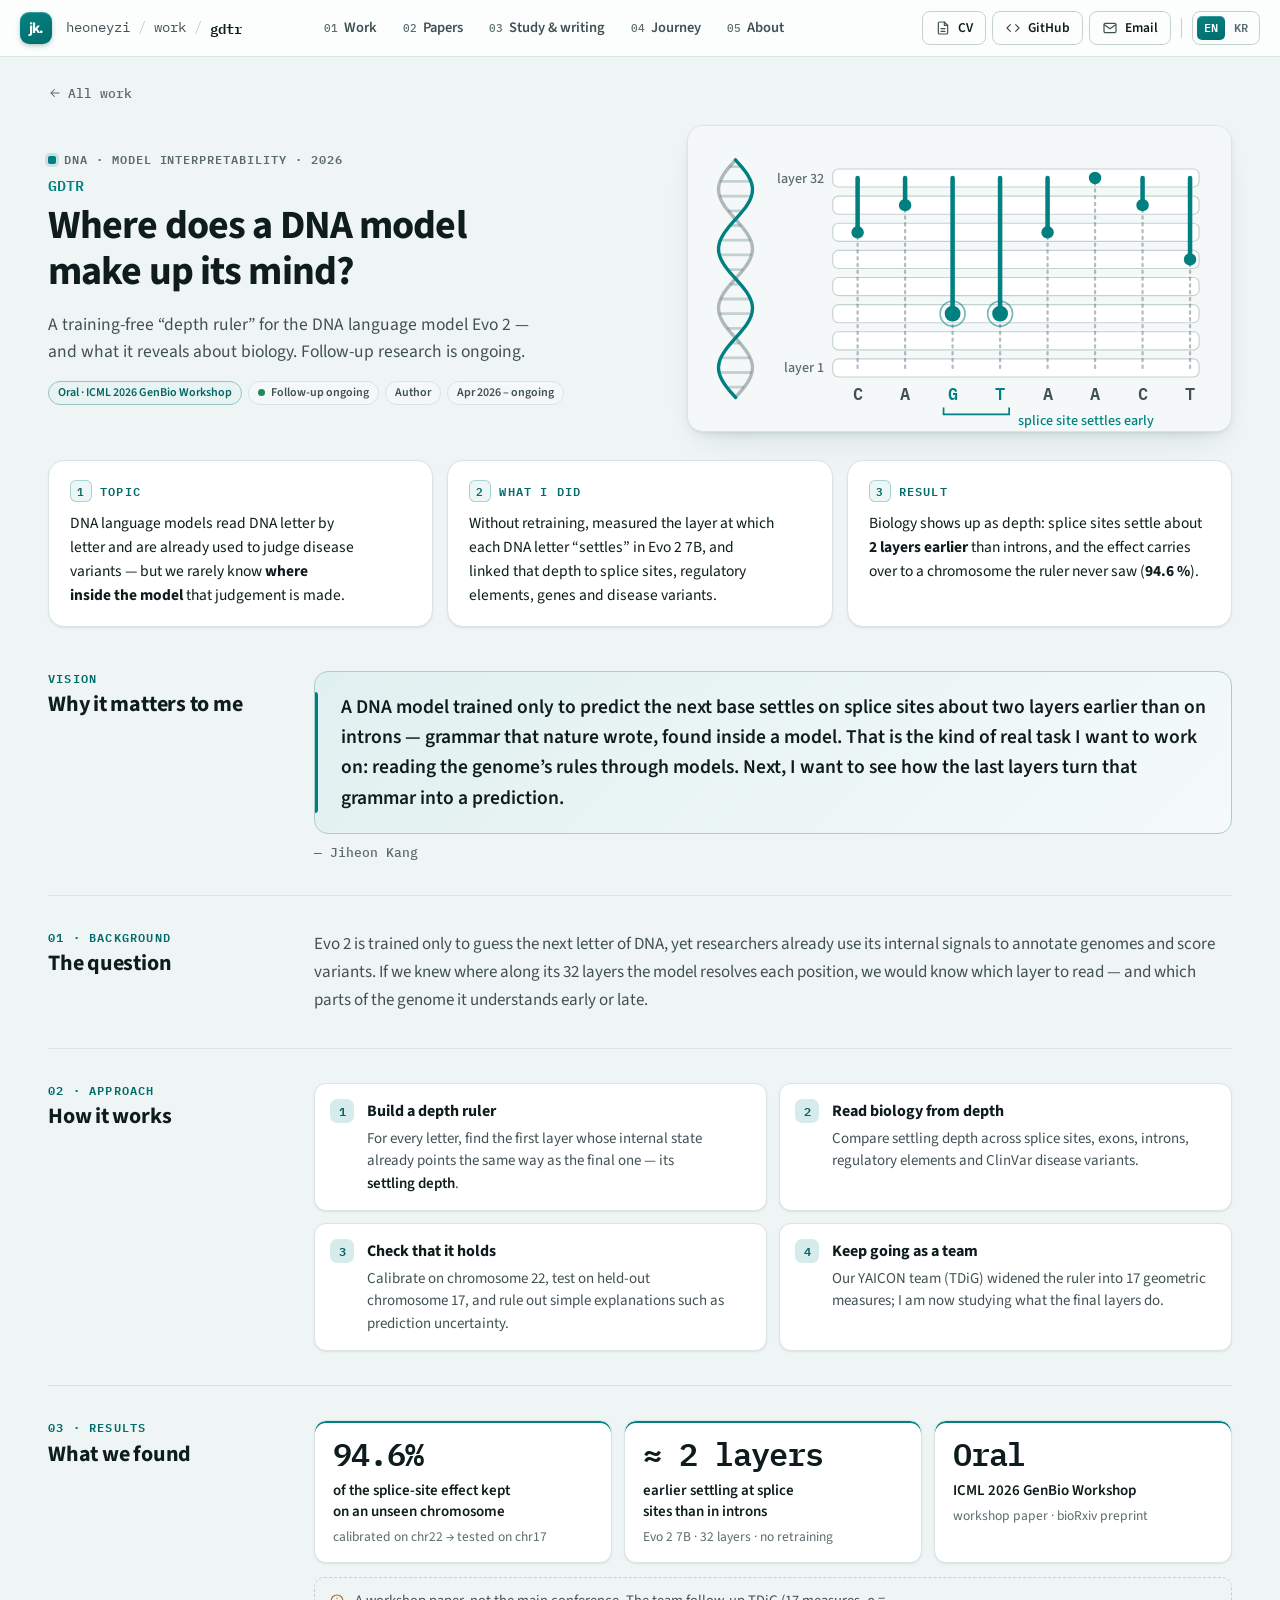
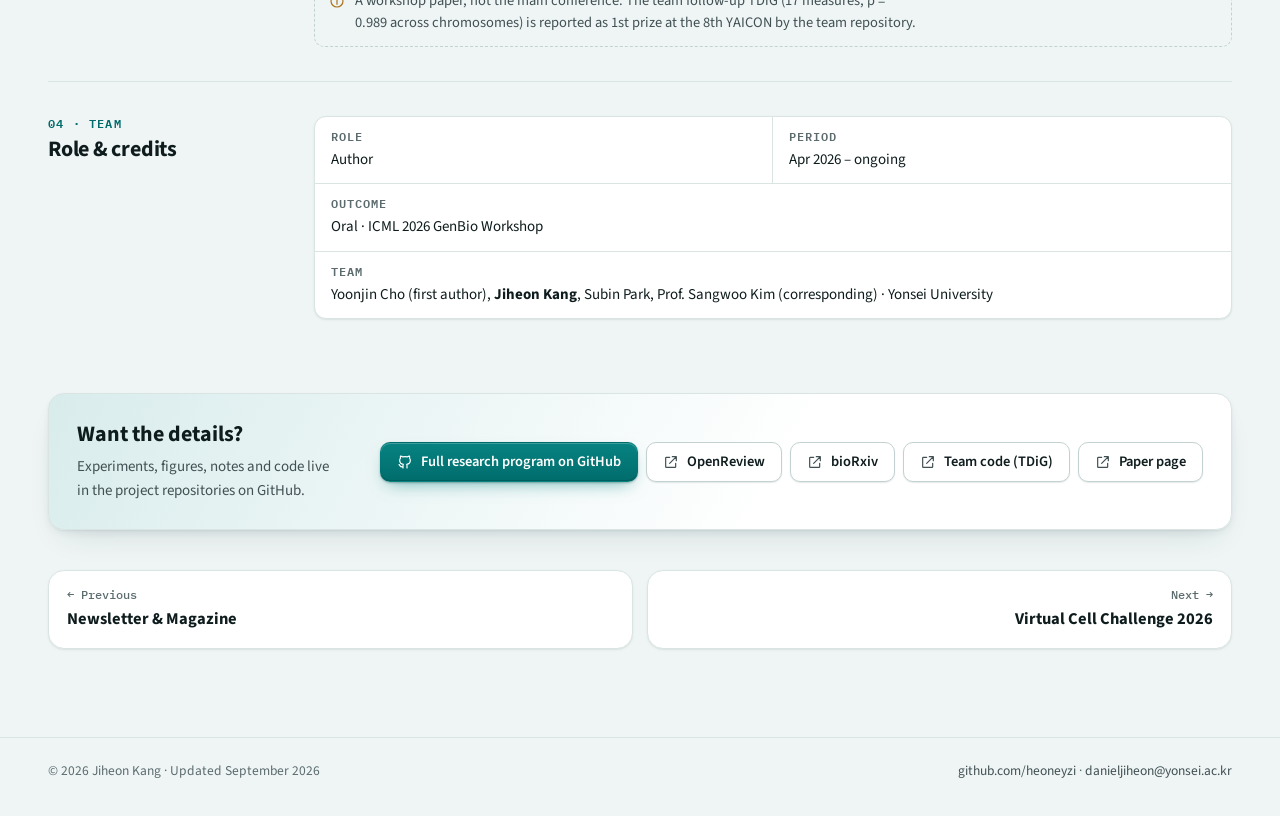
<file: projects/gdtr.html>
<!doctype html>
<html lang="en">
<head>
<meta charset="utf-8">
<meta name="viewport" content="width=device-width,initial-scale=1">
<title>GDTR · Jiheon Kang</title>
<meta name="title-ko" content="GDTR · 강지헌">
<meta name="description" content="A training-free “depth ruler” for the DNA language model Evo 2 — and what it reveals about biology. Follow-up research is ongoing.">
<meta name="theme-color" content="#f4f8f8">
<meta name="color-scheme" content="light">
<link rel="canonical" href="https://heoneyzi.github.io/projects/gdtr.html">
<meta property="og:type" content="website">
<meta property="og:title" content="GDTR · Jiheon Kang">
<meta property="og:description" content="A training-free “depth ruler” for the DNA language model Evo 2 — and what it reveals about biology. Follow-up research is ongoing.">
<meta property="og:url" content="https://heoneyzi.github.io/projects/gdtr.html">
<meta property="og:image" content="https://heoneyzi.github.io/assets/og.png">
<meta name="twitter:card" content="summary_large_image">
<link rel="icon" type="image/svg+xml" href="../favicon.svg">
<link rel="preconnect" href="https://fonts.googleapis.com">
<link rel="preconnect" href="https://fonts.gstatic.com" crossorigin>
<link rel="stylesheet" href="https://fonts.googleapis.com/css2?family=Source+Sans+3:ital,wght@0,400;0,500;0,600;0,700;1,400&family=IBM+Plex+Mono:wght@400;500;600&family=Noto+Sans+KR:wght@400;500;700&display=swap">
<link rel="stylesheet" href="../assets/site.css?v=light-only-20260928">
<script src="../assets/site.js?v=light-only-20260928" defer></script>
</head>
<body>
<a class="skip" href="#main" data-ko="본문으로 건너뛰기">Skip to content</a>
<svg class="sprite" aria-hidden="true" focusable="false" xmlns="http://www.w3.org/2000/svg"><symbol id="i-mail" viewBox="0 0 24 24" fill="none" stroke="currentColor" stroke-width="1.8" stroke-linecap="round" stroke-linejoin="round"><rect x="3" y="5" width="18" height="14" rx="2"/><path d="m3.5 7 8.5 6 8.5-6"/></symbol><symbol id="i-file" viewBox="0 0 24 24" fill="none" stroke="currentColor" stroke-width="1.8" stroke-linecap="round" stroke-linejoin="round"><path d="M14 3H7a2 2 0 0 0-2 2v14a2 2 0 0 0 2 2h10a2 2 0 0 0 2-2V8z"/><path d="M14 3v5h5M9 13h6M9 17h6"/></symbol><symbol id="i-code" viewBox="0 0 24 24" fill="none" stroke="currentColor" stroke-width="1.8" stroke-linecap="round" stroke-linejoin="round"><path d="m8 7-5 5 5 5M16 7l5 5-5 5"/></symbol><symbol id="i-user" viewBox="0 0 24 24" fill="none" stroke="currentColor" stroke-width="1.8" stroke-linecap="round" stroke-linejoin="round"><circle cx="12" cy="8" r="4"/><path d="M4 21c1.5-4 4.5-6 8-6s6.5 2 8 6"/></symbol><symbol id="i-arrow" viewBox="0 0 24 24" fill="none" stroke="currentColor" stroke-width="1.8" stroke-linecap="round" stroke-linejoin="round"><path d="M5 12h14M13 6l6 6-6 6"/></symbol><symbol id="i-ext" viewBox="0 0 24 24" fill="none" stroke="currentColor" stroke-width="1.8" stroke-linecap="round" stroke-linejoin="round"><path d="M14 4h6v6M10 14 20 4M19 14v5a1 1 0 0 1-1 1H5a1 1 0 0 1-1-1V6a1 1 0 0 1 1-1h5"/></symbol><symbol id="i-mic" viewBox="0 0 24 24" fill="none" stroke="currentColor" stroke-width="1.8" stroke-linecap="round" stroke-linejoin="round"><rect x="9" y="3" width="6" height="11" rx="3"/><path d="M5 11a7 7 0 0 0 14 0M12 18v3"/></symbol><symbol id="i-medal" viewBox="0 0 24 24" fill="none" stroke="currentColor" stroke-width="1.8" stroke-linecap="round" stroke-linejoin="round"><circle cx="12" cy="9" r="6"/><path d="m8.5 14-1.5 7 5-3 5 3-1.5-7"/></symbol><symbol id="i-papers" viewBox="0 0 24 24" fill="none" stroke="currentColor" stroke-width="1.8" stroke-linecap="round" stroke-linejoin="round"><path d="M8 3h8l4 4v12a2 2 0 0 1-2 2H8a2 2 0 0 1-2-2V5a2 2 0 0 1 2-2z"/><path d="M16 3v4h4M4 7v12a2 2 0 0 0 2 2M10 12h6M10 16h6"/></symbol><symbol id="i-users" viewBox="0 0 24 24" fill="none" stroke="currentColor" stroke-width="1.8" stroke-linecap="round" stroke-linejoin="round"><circle cx="9" cy="8" r="3.5"/><path d="M2.5 20c.9-3.4 3.3-5.5 6.5-5.5s5.6 2.1 6.5 5.5M16 4.6a3.5 3.5 0 0 1 0 6.8M18 14.8c1.8.8 3 2.6 3.5 5.2"/></symbol><symbol id="i-dna" viewBox="0 0 24 24" fill="none" stroke="currentColor" stroke-width="1.8" stroke-linecap="round" stroke-linejoin="round"><path d="M8 3c0 5 8 5 8 9s-8 4-8 9M16 3c0 5-8 5-8 9s8 4 8 9M9.5 6.5h5M10 9.5h4M10 14.5h4M9.5 17.5h5"/></symbol><symbol id="i-cell" viewBox="0 0 24 24" fill="none" stroke="currentColor" stroke-width="1.8" stroke-linecap="round" stroke-linejoin="round"><circle cx="12" cy="12" r="9"/><circle cx="13" cy="11" r="3"/><circle cx="7.5" cy="15" r=".8"/><circle cx="16" cy="16.5" r=".8"/></symbol><symbol id="i-protein" viewBox="0 0 24 24" fill="none" stroke="currentColor" stroke-width="1.8" stroke-linecap="round" stroke-linejoin="round"><circle cx="6" cy="7" r="2.5"/><circle cx="17.5" cy="6" r="2.5"/><circle cx="12" cy="17.5" r="2.5"/><path d="M8.4 6.8 15 6.2M7.1 9.2l3.7 6M16.4 8.3 13.2 15"/></symbol><symbol id="i-pill" viewBox="0 0 24 24" fill="none" stroke="currentColor" stroke-width="1.8" stroke-linecap="round" stroke-linejoin="round"><rect x="2.8" y="8.3" width="18.4" height="7.4" rx="3.7" transform="rotate(-45 12 12)"/><path d="m8.6 8.6 6.8 6.8"/></symbol><symbol id="i-pulse" viewBox="0 0 24 24" fill="none" stroke="currentColor" stroke-width="1.8" stroke-linecap="round" stroke-linejoin="round"><path d="M3 12h4l3-7 4 14 3-7h4"/></symbol><symbol id="i-film" viewBox="0 0 24 24" fill="none" stroke="currentColor" stroke-width="1.8" stroke-linecap="round" stroke-linejoin="round"><rect x="3" y="5" width="18" height="14" rx="2"/><path d="M7 5v14M17 5v14M3 9.5h4M3 14.5h4M17 9.5h4M17 14.5h4"/></symbol><symbol id="i-route" viewBox="0 0 24 24" fill="none" stroke="currentColor" stroke-width="1.8" stroke-linecap="round" stroke-linejoin="round"><circle cx="6" cy="18" r="2.5"/><circle cx="18" cy="6" r="2.5"/><path d="M8.5 18H15a3.5 3.5 0 0 0 0-7H9a3.5 3.5 0 0 1 0-7h6.5"/></symbol><symbol id="i-compass" viewBox="0 0 24 24" fill="none" stroke="currentColor" stroke-width="1.8" stroke-linecap="round" stroke-linejoin="round"><circle cx="12" cy="12" r="9"/><path d="m15.5 8.5-2 5-5 2 2-5z"/></symbol><symbol id="i-chat" viewBox="0 0 24 24" fill="none" stroke="currentColor" stroke-width="1.8" stroke-linecap="round" stroke-linejoin="round"><path d="M4 5h16v11H9l-5 4z"/><path d="M8 9.5h8M8 12.5h5"/></symbol><symbol id="i-pin" viewBox="0 0 24 24" fill="none" stroke="currentColor" stroke-width="1.8" stroke-linecap="round" stroke-linejoin="round"><path d="M12 21s7-6.2 7-12a7 7 0 1 0-14 0c0 5.8 7 12 7 12z"/><circle cx="12" cy="9" r="2.5"/></symbol><symbol id="i-book" viewBox="0 0 24 24" fill="none" stroke="currentColor" stroke-width="1.8" stroke-linecap="round" stroke-linejoin="round"><path d="M3 5h6a3 3 0 0 1 3 3v12a2 2 0 0 0-2-2H3zM21 5h-6a3 3 0 0 0-3 3v12a2 2 0 0 1 2-2h7z"/></symbol><symbol id="i-eye" viewBox="0 0 24 24" fill="none" stroke="currentColor" stroke-width="1.8" stroke-linecap="round" stroke-linejoin="round"><path d="M2 12s3.5-7 10-7 10 7 10 7-3.5 7-10 7S2 12 2 12z"/><circle cx="12" cy="12" r="3"/></symbol><symbol id="i-pen" viewBox="0 0 24 24" fill="none" stroke="currentColor" stroke-width="1.8" stroke-linecap="round" stroke-linejoin="round"><path d="M4 20h4L19 9a2.8 2.8 0 0 0-4-4L4 16z"/><path d="m13.5 6.5 4 4"/></symbol><symbol id="i-check" viewBox="0 0 24 24" fill="none" stroke="currentColor" stroke-width="1.8" stroke-linecap="round" stroke-linejoin="round"><path d="m5 12.5 4.5 4.5L19 7.5"/></symbol><symbol id="i-cap" viewBox="0 0 24 24" fill="none" stroke="currentColor" stroke-width="1.8" stroke-linecap="round" stroke-linejoin="round"><path d="M2 9.5 12 4.5l10 5-10 5z"/><path d="M6 11.5v5c3.5 2.7 8.5 2.7 12 0v-5"/></symbol><symbol id="i-info" viewBox="0 0 24 24" fill="none" stroke="currentColor" stroke-width="1.8" stroke-linecap="round" stroke-linejoin="round"><circle cx="12" cy="12" r="9"/><path d="M12 11v6M12 7.5v.5"/></symbol><symbol id="i-down" viewBox="0 0 24 24" fill="none" stroke="currentColor" stroke-width="1.8" stroke-linecap="round" stroke-linejoin="round"><path d="M12 5v14M6 13l6 6 6-6"/></symbol><symbol id="i-spark" viewBox="0 0 24 24" fill="none" stroke="currentColor" stroke-width="1.8" stroke-linecap="round" stroke-linejoin="round"><path d="M12 3l1.9 5.1L19 10l-5.1 1.9L12 17l-1.9-5.1L5 10l5.1-1.9z"/></symbol><symbol id="i-github" viewBox="0 0 24 24" fill="none" stroke="currentColor" stroke-width="1.8" stroke-linecap="round" stroke-linejoin="round"><path d="M9 19c-4.3 1.4-4.3-2.5-6-3m12 5v-3.5c0-1 .1-1.4-.5-2 2.8-.3 5.5-1.4 5.5-6a4.6 4.6 0 0 0-1.3-3.2 4.2 4.2 0 0 0-.1-3.2s-1.1-.3-3.5 1.3a12.3 12.3 0 0 0-6.2 0C6.5 2.8 5.4 3.1 5.4 3.1a4.2 4.2 0 0 0-.1 3.2A4.6 4.6 0 0 0 4 9.5c0 4.6 2.7 5.7 5.5 6-.6.6-.6 1.2-.5 2V21"/></symbol></svg>
<header class="topbar">
  <div class="tb-row">
    <a class="brand" href="../index.html" aria-label="Jiheon Kang — home" data-ko-aria="강지헌 — 홈"><span class="brand-mark">jk.</span></a>
    <div class="crumbs"><a href="../index.html">heoneyzi</a><span class="sep">/</span><a href="../index.html#work" data-ko="작업">work</a><span class="sep">/</span><span aria-current="page">gdtr</span></div>
    <nav class="nav" aria-label="Sections" data-ko-aria="섹션"><a href="../index.html#work"><span class="n">01</span><span data-ko="연구·프로젝트">Work</span></a><a href="../index.html#papers"><span class="n">02</span><span data-ko="논문">Papers</span></a><a href="../index.html#study"><span class="n">03</span><span data-ko="공부·글">Study & writing</span></a><a href="../index.html#journey"><span class="n">04</span><span data-ko="걸어온 길">Journey</span></a><a href="../index.html#about"><span class="n">05</span><span data-ko="소개">About</span></a></nav>
    <div class="tb-right">
      <a class="tb-btn" href="../Jiheon_Kang_CV.pdf" target="_blank" rel="noopener" aria-label="CV (PDF)"><svg class="ic" aria-hidden="true"><use href="#i-file"/></svg><span class="t">CV</span></a>
      <a class="tb-btn" href="https://github.com/heoneyzi" target="_blank" rel="noopener" aria-label="GitHub"><svg class="ic" aria-hidden="true"><use href="#i-code"/></svg><span class="t">GitHub</span></a>
      <a class="tb-btn" href="mailto:danieljiheon@yonsei.ac.kr" aria-label="Email" data-ko-aria="이메일"><svg class="ic" aria-hidden="true"><use href="#i-mail"/></svg><span class="t" data-ko="이메일">Email</span></a>
      <span class="tb-sep" aria-hidden="true"></span>
      <button class="lang-btn" type="button" data-lang-toggle aria-label="한국어로 보기" aria-pressed="false"><span class="l-en">EN</span><span class="l-ko">KR</span></button>
    </div>
  </div>
  <nav class="nav-strip" aria-label="Sections" data-ko-aria="섹션"><a href="../index.html#work"><span class="n">01</span><span data-ko="연구·프로젝트">Work</span></a><a href="../index.html#papers"><span class="n">02</span><span data-ko="논문">Papers</span></a><a href="../index.html#study"><span class="n">03</span><span data-ko="공부·글">Study & writing</span></a><a href="../index.html#journey"><span class="n">04</span><span data-ko="걸어온 길">Journey</span></a><a href="../index.html#about"><span class="n">05</span><span data-ko="소개">About</span></a></nav>
</header>
<main id="main" class="proj dom-dna">
<div class="wrap">
  <a class="back" href="../index.html#work"><svg class="ic" aria-hidden="true"><use href="#i-arrow"/></svg><span data-ko="전체 작업">All work</span></a>
  <div class="p-head">
    <div>
      <p class="p-kicker"><span class="dot"></span><span data-ko="DNA · 모델 해석 · 2026">DNA · Model interpretability · 2026</span></p>
      <p class="p-short">GDTR</p>
      <h1 data-ko="DNA 모델은 어디서 판단을 내릴까?">Where does a DNA model make up its mind?</h1>
      <p class="p-lede" data-ko="DNA 언어모델 Evo 2 안에서 판단이 끝나는 깊이를 재는, 학습이 필요 없는 “깊이 자”와 그 자로 본 생물학. 후속 연구를 진행하고 있습니다.">A <span class="nw">training-free</span> “depth ruler” for the DNA language model Evo 2 — and what it reveals about biology. <span class="nw">Follow-up</span> research is ongoing.</p>
      <div class="p-badges"><span class="badge b-acc" data-ko="ICML 2026 GenBio 워크숍 · Oral">Oral · ICML 2026 GenBio Workshop</span><span class="badge b-live" data-ko="후속 연구 중"><span class="nw">Follow-up</span> ongoing</span><span class="badge" data-ko="저자">Author</span><span class="badge" data-ko="2026.04 – 진행 중">Apr 2026 – ongoing</span></div>
    </div>
    <figure class="card p-hero" style="margin:0"><svg class="ill" viewBox="0 0 480 270" role="img" aria-label="Layer stack of a DNA model: each DNA letter settles at a different depth; splice-site letters settle earlier." data-ko-aria="DNA 모델의 층: 글자마다 정착하는 깊이가 다르고, 스플라이스 자리는 더 일찍 정착합니다." preserveAspectRatio="xMidYMid meet" xmlns="http://www.w3.org/2000/svg"><rect class="i-bg" x="0" y="0" width="480" height="270"/><line x1="47.3" y1="36" x2="36.7" y2="36" class="i-ln" stroke-width="2.5"/><line x1="55.6" y1="49" x2="28.4" y2="49" class="i-ln" stroke-width="2.5"/><line x1="56.1" y1="62" x2="27.9" y2="62" class="i-ln" stroke-width="2.5"/><line x1="48.5" y1="75" x2="35.5" y2="75" class="i-ln" stroke-width="2.5"/><line x1="37.2" y1="88" x2="46.8" y2="88" class="i-ln" stroke-width="2.5"/><line x1="28.6" y1="101" x2="55.4" y2="101" class="i-ln" stroke-width="2.5"/><line x1="27.7" y1="114" x2="56.3" y2="114" class="i-ln" stroke-width="2.5"/><line x1="35.1" y1="127" x2="48.9" y2="127" class="i-ln" stroke-width="2.5"/><line x1="46.4" y1="140" x2="37.6" y2="140" class="i-ln" stroke-width="2.5"/><line x1="55.2" y1="153" x2="28.8" y2="153" class="i-ln" stroke-width="2.5"/><line x1="56.4" y1="166" x2="27.6" y2="166" class="i-ln" stroke-width="2.5"/><line x1="49.3" y1="179" x2="34.7" y2="179" class="i-ln" stroke-width="2.5"/><line x1="38.0" y1="192" x2="46.0" y2="192" class="i-ln" stroke-width="2.5"/><line x1="29.0" y1="205" x2="55.0" y2="205" class="i-ln" stroke-width="2.5"/><line x1="27.5" y1="218" x2="56.5" y2="218" class="i-ln" stroke-width="2.5"/><line x1="34.3" y1="231" x2="49.7" y2="231" class="i-ln" stroke-width="2.5"/><polyline points="42.0,30 39.3,33 36.7,36 34.3,39 32.1,42 30.3,45 28.8,48 27.7,51 27.1,54 27.0,57 27.4,60 28.2,63 29.5,66 31.2,69 33.2,72 35.5,75 38.0,78 40.7,81 43.3,84 46.0,87 48.5,90 50.8,93 52.8,96 54.5,99 55.8,102 56.6,105 57.0,108 56.9,111 56.3,114 55.2,117 53.7,120 51.9,123 49.7,126 47.3,129 44.7,132 42.0,135 39.3,138 36.7,141 34.3,144 32.1,147 30.3,150 28.8,153 27.7,156 27.1,159 27.0,162 27.4,165 28.2,168 29.5,171 31.2,174 33.2,177 35.5,180 38.0,183 40.7,186 43.3,189 46.0,192 48.5,195 50.8,198 52.8,201 54.5,204 55.8,207 56.6,210 57.0,213 56.9,216 56.3,219 55.2,222 53.7,225 51.9,228 49.7,231 47.3,234 44.7,237 42.0,240" class="i-ln2 i-dim" stroke-width="3" stroke-linecap="round"/><polyline points="42.0,30 44.7,33 47.3,36 49.7,39 51.9,42 53.7,45 55.2,48 56.3,51 56.9,54 57.0,57 56.6,60 55.8,63 54.5,66 52.8,69 50.8,72 48.5,75 46.0,78 43.3,81 40.7,84 38.0,87 35.5,90 33.2,93 31.2,96 29.5,99 28.2,102 27.4,105 27.0,108 27.1,111 27.7,114 28.8,117 30.3,120 32.1,123 34.3,126 36.7,129 39.3,132 42.0,135 44.7,138 47.3,141 49.7,144 51.9,147 53.7,150 55.2,153 56.3,156 56.9,159 57.0,162 56.6,165 55.8,168 54.5,171 52.8,174 50.8,177 48.5,180 46.0,183 43.3,186 40.7,189 38.0,192 35.5,195 33.2,198 31.2,201 29.5,204 28.2,207 27.4,210 27.0,213 27.1,216 27.7,219 28.8,222 30.3,225 32.1,228 34.3,231 36.7,234 39.3,237 42.0,240" class="i-accs" stroke-width="3" stroke-linecap="round"/><rect x="128" y="206" width="324" height="16" rx="5" class="i-box" stroke-width="1"/><rect x="128" y="182" width="324" height="16" rx="5" class="i-box" stroke-width="1"/><rect x="128" y="158" width="324" height="16" rx="5" class="i-box" stroke-width="1"/><rect x="128" y="134" width="324" height="16" rx="5" class="i-box" stroke-width="1"/><rect x="128" y="110" width="324" height="16" rx="5" class="i-box" stroke-width="1"/><rect x="128" y="86" width="324" height="16" rx="5" class="i-box" stroke-width="1"/><rect x="128" y="62" width="324" height="16" rx="5" class="i-box" stroke-width="1"/><rect x="128" y="38" width="324" height="16" rx="5" class="i-box" stroke-width="1"/><text x="120" y="50" class="t-s lbl" text-anchor="end" data-ko="32층">layer 32</text><text x="120" y="218" class="t-s lbl" text-anchor="end" data-ko="1층">layer 1</text><line x1="150" y1="214" x2="150" y2="94" class="i-ln2 i-dim" stroke-width="2" stroke-dasharray="2 4" stroke-linecap="round"/><line x1="150" y1="94" x2="150" y2="46" class="i-accs" stroke-width="4" stroke-linecap="round"/><circle cx="150" cy="94" r="5.5" class="i-acc"/><text x="150" y="242" class="t-m" text-anchor="middle" style="font-size:15px;font-weight:600">C</text><line x1="192" y1="214" x2="192" y2="70" class="i-ln2 i-dim" stroke-width="2" stroke-dasharray="2 4" stroke-linecap="round"/><line x1="192" y1="70" x2="192" y2="46" class="i-accs" stroke-width="4" stroke-linecap="round"/><circle cx="192" cy="70" r="5.5" class="i-acc"/><text x="192" y="242" class="t-m" text-anchor="middle" style="font-size:15px;font-weight:600">A</text><line x1="234" y1="214" x2="234" y2="166" class="i-ln2 i-dim" stroke-width="2" stroke-dasharray="2 4" stroke-linecap="round"/><line x1="234" y1="166" x2="234" y2="46" class="i-accs" stroke-width="4" stroke-linecap="round"/><circle cx="234" cy="166" r="7" class="i-acc"/><circle cx="234" cy="166" r="11" class="i-accs" stroke-width="1.5" opacity=".55"/><text x="234" y="242" class="t-m t-acc" text-anchor="middle" style="font-size:15px;font-weight:600">G</text><line x1="276" y1="214" x2="276" y2="166" class="i-ln2 i-dim" stroke-width="2" stroke-dasharray="2 4" stroke-linecap="round"/><line x1="276" y1="166" x2="276" y2="46" class="i-accs" stroke-width="4" stroke-linecap="round"/><circle cx="276" cy="166" r="7" class="i-acc"/><circle cx="276" cy="166" r="11" class="i-accs" stroke-width="1.5" opacity=".55"/><text x="276" y="242" class="t-m t-acc" text-anchor="middle" style="font-size:15px;font-weight:600">T</text><line x1="318" y1="214" x2="318" y2="94" class="i-ln2 i-dim" stroke-width="2" stroke-dasharray="2 4" stroke-linecap="round"/><line x1="318" y1="94" x2="318" y2="46" class="i-accs" stroke-width="4" stroke-linecap="round"/><circle cx="318" cy="94" r="5.5" class="i-acc"/><text x="318" y="242" class="t-m" text-anchor="middle" style="font-size:15px;font-weight:600">A</text><line x1="360" y1="214" x2="360" y2="46" class="i-ln2 i-dim" stroke-width="2" stroke-dasharray="2 4" stroke-linecap="round"/><line x1="360" y1="46" x2="360" y2="46" class="i-accs" stroke-width="4" stroke-linecap="round"/><circle cx="360" cy="46" r="5.5" class="i-acc"/><text x="360" y="242" class="t-m" text-anchor="middle" style="font-size:15px;font-weight:600">A</text><line x1="402" y1="214" x2="402" y2="70" class="i-ln2 i-dim" stroke-width="2" stroke-dasharray="2 4" stroke-linecap="round"/><line x1="402" y1="70" x2="402" y2="46" class="i-accs" stroke-width="4" stroke-linecap="round"/><circle cx="402" cy="70" r="5.5" class="i-acc"/><text x="402" y="242" class="t-m" text-anchor="middle" style="font-size:15px;font-weight:600">C</text><line x1="444" y1="214" x2="444" y2="118" class="i-ln2 i-dim" stroke-width="2" stroke-dasharray="2 4" stroke-linecap="round"/><line x1="444" y1="118" x2="444" y2="46" class="i-accs" stroke-width="4" stroke-linecap="round"/><circle cx="444" cy="118" r="5.5" class="i-acc"/><text x="444" y="242" class="t-m" text-anchor="middle" style="font-size:15px;font-weight:600">T</text><path d="M226 249 L226 255 L284 255 L284 249" class="i-accs lbl" stroke-width="1.5" fill="none"/><text x="292" y="264" class="t-s t-acc lbl" text-anchor="start" data-ko="스플라이스 자리는 일찍 정착">splice site settles early</text></svg></figure>
  </div>
  <div class="glance">
    <section class="card g-card"><h2><span class="k">1</span><span data-ko="주제">Topic</span></h2><p data-ko="DNA 언어모델은 DNA를 한 글자씩 읽고 질병 변이 판정에도 쓰이지만, 그 판단이 &lt;b&gt;모델 안 어디에서&lt;/b&gt; 이뤄지는지는 거의 알지 못합니다.">DNA language models read DNA letter by letter and are already used to judge disease variants — but we rarely know <b>where inside the model</b> that judgement is made.</p></section>
    <section class="card g-card"><h2><span class="k">2</span><span data-ko="한 일">What I did</span></h2><p data-ko="모델을 다시 학습하지 않고 Evo 2 7B에서 DNA 글자마다 판단이 “정착”하는 층을 재고, 그 깊이를 스플라이스 자리·조절 영역·유전자·질병 변이와 연결했습니다.">Without retraining, measured the layer at which each DNA letter “settles” in Evo 2 7B, and linked that depth to splice sites, regulatory elements, genes and disease variants.</p></section>
    <section class="card g-card"><h2><span class="k">3</span><span data-ko="결과">Result</span></h2><p data-ko="생물학이 깊이로 드러났습니다. 스플라이스 자리는 인트론보다 약 &lt;b&gt;2층 먼저&lt;/b&gt; 정착하고, 이 효과는 한 번도 보지 않은 염색체에서도 &lt;b&gt;94.6%&lt;/b&gt; 유지됐습니다.">Biology shows up as depth: splice sites settle about <b>2 layers earlier</b> than introns, and the effect carries over to a chromosome the ruler never saw (<b>94.6 %</b>).</p></section>
  </div>
  <div class="p-story">
    <section class="st-row"><h2><small data-ko="비전">Vision</small><span data-ko="이 연구가 제게 중요한 이유">Why it matters to me</span></h2>
      <div class="st-body"><blockquote class="vision" style="margin:0"><span data-ko="다음 염기만 맞히도록 학습한 DNA 모델이 인트론보다 스플라이스 부위를 약 두 층 먼저 이해하고 있었습니다. 사람이 정한 규칙이 아니라 자연이 쓴 문법을 모델 안에서 찾은 셈입니다. 제가 하고 싶은 일은 이렇게 모델을 통해 유전체의 규칙을 읽어 내는 진짜 과제입니다. 다음으로는 마지막 층들이 그 문법을 어떻게 예측으로 바꾸는지 밝히고 싶습니다.">A DNA model trained only to predict the next base settles on splice sites about two layers earlier than on introns — grammar that nature wrote, found inside a model. That is the kind of real task I want to work on: reading the genome’s rules through models. Next, I want to see how the last layers turn that grammar into a prediction.</span></blockquote><p class="vision-by">— Jiheon Kang</p></div></section>
    <section class="st-row"><h2><small data-ko="01 · 배경">01 · Background</small><span data-ko="질문">The question</span></h2><div class="st-body"><p data-ko="Evo 2는 DNA의 다음 글자를 맞히도록만 학습됐지만, 연구자들은 이미 그 내부 신호로 유전체를 해석하고 변이를 평가합니다. 32개 층 가운데 어디에서 각 위치를 판단하는지 안다면, 어느 층을 읽어야 하는지, 그리고 유전체의 어떤 부분을 일찍 혹은 늦게 이해하는지 알 수 있습니다.">Evo 2 is trained only to guess the next letter of DNA, yet researchers already use its internal signals to annotate genomes and score variants. If we knew where along its 32 layers the model resolves each position, we would know which layer to read — and which parts of the genome it understands early or late.</p></div></section>
    <section class="st-row"><h2><small data-ko="02 · 방법">02 · Approach</small><span data-ko="어떻게 했나">How it works</span></h2><div class="st-body"><ol class="steps"><li><b data-ko="깊이 자 만들기">Build a depth ruler</b><span data-ko="글자마다 내부 상태가 최종 상태와 같은 방향을 가리키기 시작하는 첫 층, 즉 &lt;b&gt;정착 깊이&lt;/b&gt;를 찾습니다.">For every letter, find the first layer whose internal state already points the same way as the final one — its <b>settling depth</b>.</span></li><li><b data-ko="깊이로 생물학 읽기">Read biology from depth</b><span data-ko="스플라이스 자리, 엑손, 인트론, 조절 영역, ClinVar 질병 변이별로 정착 깊이를 비교합니다.">Compare settling depth across splice sites, exons, introns, regulatory elements and ClinVar disease variants.</span></li><li><b data-ko="일반화 확인">Check that it holds</b><span data-ko="22번 염색체로 기준을 정하고 보지 않은 17번 염색체에서 시험하며, 예측 불확실성 같은 단순한 설명도 배제합니다.">Calibrate on chromosome 22, test on <span class="nw">held-out</span> chromosome 17, and rule out simple explanations such as prediction uncertainty.</span></li><li><b data-ko="팀 후속 연구">Keep going as a team</b><span data-ko="YAICON 팀(TDiG)에서 기준을 17가지 기하 지표로 넓혔고, 지금은 마지막 층들이 하는 일을 연구하고 있습니다.">Our YAICON team (TDiG) widened the ruler into 17 geometric measures; I am now studying what the final layers do.</span></li></ol></div></section>
    <section class="st-row"><h2><small data-ko="03 · 결과">03 · Results</small><span data-ko="무엇을 알아냈나">What we found</span></h2><div class="st-body"><div class="kpis"><div class="kpi"><p class="kpi-v">94.6%</p><p class="kpi-l" data-ko="처음 보는 염색체에서 유지된 스플라이스 효과">of the <span class="nw">splice-site</span> effect kept on an unseen chromosome</p><p class="kpi-n" data-ko="22번 염색체로 보정 → 17번 염색체로 시험">calibrated on chr22 → tested on chr17</p></div><div class="kpi"><p class="kpi-v">≈ 2 layers</p><p class="kpi-l" data-ko="인트론보다 먼저 정착하는 스플라이스 자리">earlier settling at splice sites than in introns</p><p class="kpi-n" data-ko="Evo 2 7B · 32층 · 재학습 없음">Evo 2 7B · 32 layers · no retraining</p></div><div class="kpi"><p class="kpi-v">Oral</p><p class="kpi-l" data-ko="ICML 2026 GenBio 워크숍">ICML 2026 GenBio Workshop</p><p class="kpi-n" data-ko="워크숍 논문 · bioRxiv 프리프린트">workshop paper · bioRxiv preprint</p></div></div><p class="scope"><svg class="ic" aria-hidden="true"><use href="#i-info"/></svg><span data-ko="메인 컨퍼런스가 아닌 워크숍 논문입니다. 팀 후속 연구 TDiG(17개 지표, 염색체 간 ρ = 0.989)는 팀 저장소 기준 제8회 YAICON 1등입니다.">A workshop paper, not the main conference. The team <span class="nw">follow-up</span> TDiG (17 measures, ρ = 0.989 across chromosomes) is reported as 1st prize at the 8th YAICON by the team repository.</span></p></div></section>
    <section class="st-row"><h2><small data-ko="04 · 팀">04 · Team</small><span data-ko="역할과 팀">Role &amp; credits</span></h2><div class="st-body"><dl class="facts">
  <div><dt data-ko="역할">Role</dt><dd data-ko="저자">Author</dd></div>
  <div><dt data-ko="기간">Period</dt><dd data-ko="2026.04 – 진행 중">Apr 2026 – ongoing</dd></div>
  <div class="full"><dt data-ko="성과">Outcome</dt><dd data-ko="ICML 2026 GenBio 워크숍 · Oral">Oral · ICML 2026 GenBio Workshop</dd></div>
  <div class="full"><dt data-ko="팀">Team</dt><dd data-ko="Yoonjin Cho(제1저자), &lt;b&gt;Jiheon Kang&lt;/b&gt;, Subin Park, Prof. Sangwoo Kim(교신저자) · 연세대학교">Yoonjin Cho (first author), <b>Jiheon Kang</b>, Subin Park, Prof. Sangwoo Kim (corresponding) · Yonsei University</dd></div>
</dl></div></section>
    
  </div>
  <aside class="card cta">
    <div><h2 data-ko="더 자세히 보고 싶다면">Want the details?</h2><p data-ko="실험, 그림, 노트, 코드는 GitHub의 각 프로젝트 저장소에 정리되어 있습니다.">Experiments, figures, notes and code live in the project repositories on GitHub.</p></div>
    <div class="cta-links"><a class="btn btn-primary" href="https://github.com/heoneyzi/Medical/tree/main/GDTR" target="_blank" rel="noopener"><svg class="ic" aria-hidden="true"><use href="#i-github"/></svg><span data-ko="GitHub에서 전체 연구 보기">Full research program on GitHub</span></a><a class="btn" href="https://openreview.net/forum?id=Z9h1jiPbus" target="_blank" rel="noopener"><svg class="ic" aria-hidden="true"><use href="#i-ext"/></svg><span data-ko="OpenReview">OpenReview</span></a><a class="btn" href="https://www.biorxiv.org/content/10.64898/2026.07.14.738370v1" target="_blank" rel="noopener"><svg class="ic" aria-hidden="true"><use href="#i-ext"/></svg><span data-ko="bioRxiv">bioRxiv</span></a><a class="btn" href="https://github.com/YAICON-8th-Think-Deep-in-Genome/TDiG" target="_blank" rel="noopener"><svg class="ic" aria-hidden="true"><use href="#i-ext"/></svg><span data-ko="팀 코드 (TDiG)">Team code (TDiG)</span></a><a class="btn" href="https://github.com/heoneyzi/Paper/tree/main/GDTR" target="_blank" rel="noopener"><svg class="ic" aria-hidden="true"><use href="#i-ext"/></svg><span data-ko="논문 페이지">Paper page</span></a></div>
  </aside>
  <nav class="pn" aria-label="More projects" data-ko-aria="다른 프로젝트">
    <a class="card tilt dom-write" data-tilt href="writing.html"><small data-ko="← 이전">← Previous</small><b>Newsletter &amp; Magazine</b></a>
    <a class="card tilt next dom-cell" data-tilt href="vcc2026.html"><small data-ko="다음 →">Next →</small><b>Virtual Cell Challenge 2026</b></a>
  </nav>
</div>
</main>
<footer class="foot">
  <div class="wrap">
    <span>© 2026 Jiheon Kang · <span data-ko="2026년 9월 업데이트">Updated September 2026</span></span>
    <span><a href="https://github.com/heoneyzi" target="_blank" rel="noopener">github.com/heoneyzi</a> · <a href="mailto:danieljiheon@yonsei.ac.kr">danieljiheon@yonsei.ac.kr</a></span>
  </div>
</footer>
</body>
</html>
</file>
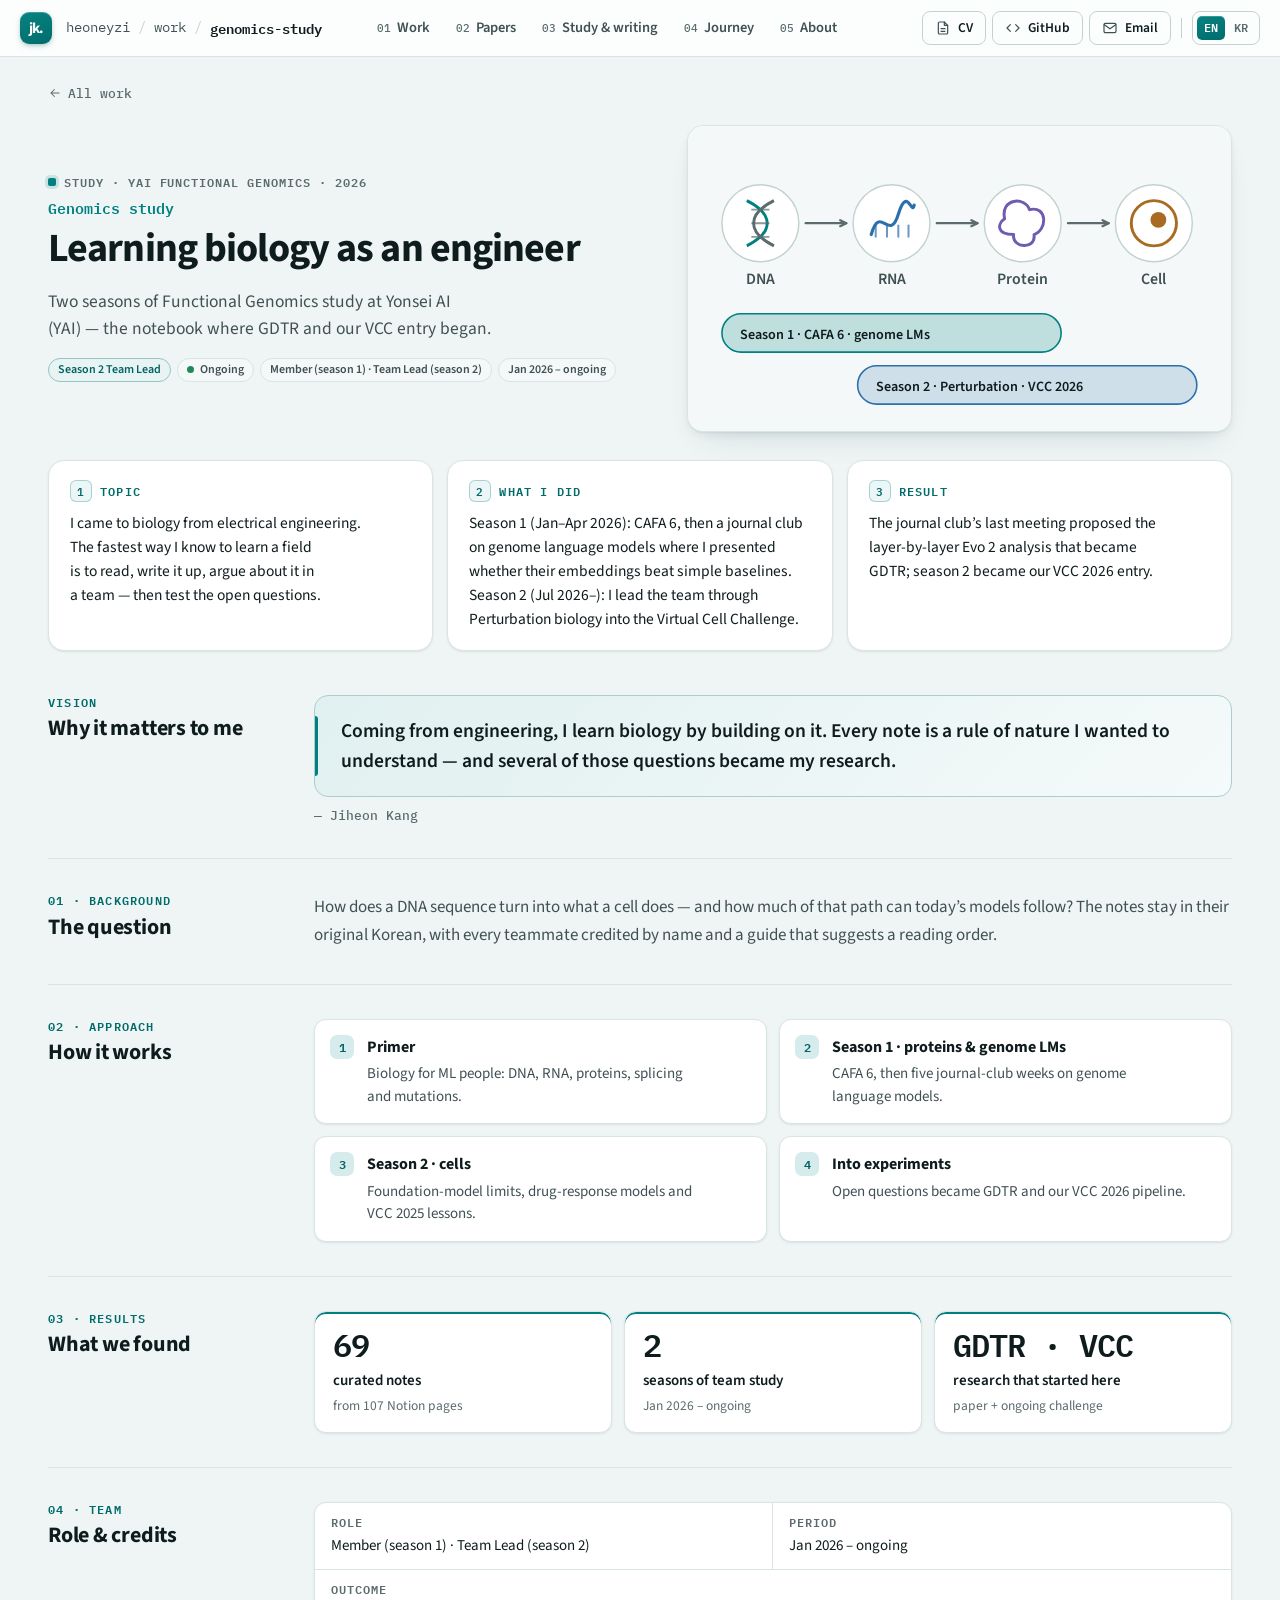
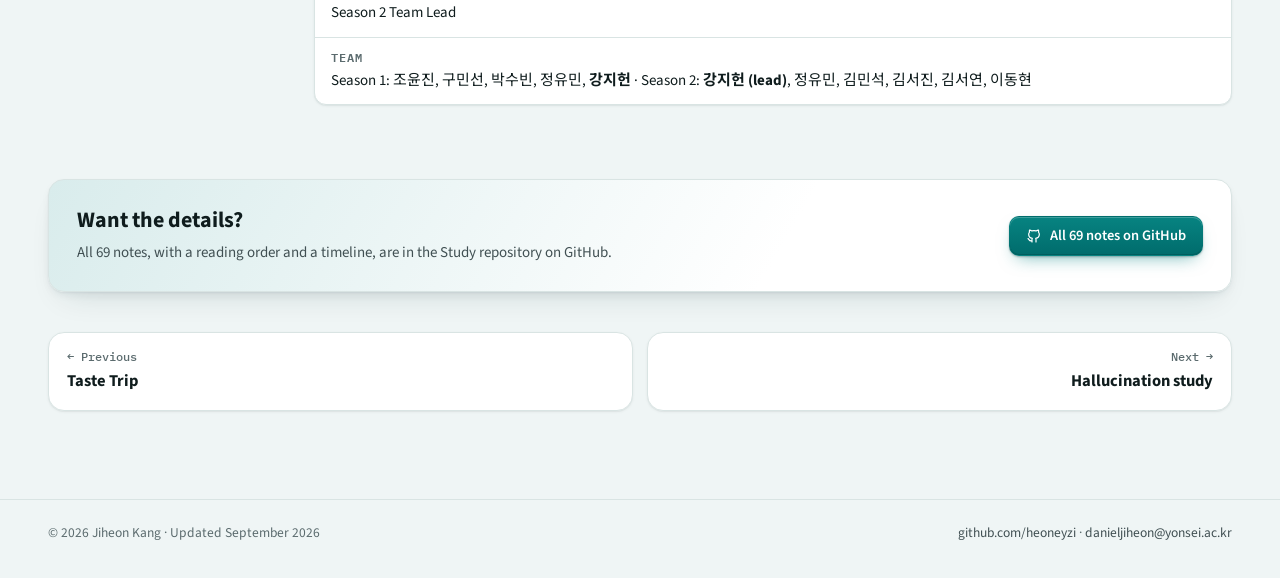
<file: projects/genomics-study.html>
<!doctype html>
<html lang="en">
<head>
<meta charset="utf-8">
<meta name="viewport" content="width=device-width,initial-scale=1">
<title>Genomics study · Jiheon Kang</title>
<meta name="title-ko" content="Genomics study · 강지헌">
<meta name="description" content="Two seasons of Functional Genomics study at Yonsei AI (YAI) — the notebook where GDTR and our VCC entry began.">
<meta name="theme-color" content="#f4f8f8">
<meta name="color-scheme" content="light">
<link rel="canonical" href="https://heoneyzi.github.io/projects/genomics-study.html">
<meta property="og:type" content="website">
<meta property="og:title" content="Genomics study · Jiheon Kang">
<meta property="og:description" content="Two seasons of Functional Genomics study at Yonsei AI (YAI) — the notebook where GDTR and our VCC entry began.">
<meta property="og:url" content="https://heoneyzi.github.io/projects/genomics-study.html">
<meta property="og:image" content="https://heoneyzi.github.io/assets/og.png">
<meta name="twitter:card" content="summary_large_image">
<link rel="icon" type="image/svg+xml" href="../favicon.svg">
<link rel="preconnect" href="https://fonts.googleapis.com">
<link rel="preconnect" href="https://fonts.gstatic.com" crossorigin>
<link rel="stylesheet" href="https://fonts.googleapis.com/css2?family=Source+Sans+3:ital,wght@0,400;0,500;0,600;0,700;1,400&family=IBM+Plex+Mono:wght@400;500;600&family=Noto+Sans+KR:wght@400;500;700&display=swap">
<link rel="stylesheet" href="../assets/site.css?v=light-only-20260928">
<script src="../assets/site.js?v=light-only-20260928" defer></script>
</head>
<body>
<a class="skip" href="#main" data-ko="본문으로 건너뛰기">Skip to content</a>
<svg class="sprite" aria-hidden="true" focusable="false" xmlns="http://www.w3.org/2000/svg"><symbol id="i-mail" viewBox="0 0 24 24" fill="none" stroke="currentColor" stroke-width="1.8" stroke-linecap="round" stroke-linejoin="round"><rect x="3" y="5" width="18" height="14" rx="2"/><path d="m3.5 7 8.5 6 8.5-6"/></symbol><symbol id="i-file" viewBox="0 0 24 24" fill="none" stroke="currentColor" stroke-width="1.8" stroke-linecap="round" stroke-linejoin="round"><path d="M14 3H7a2 2 0 0 0-2 2v14a2 2 0 0 0 2 2h10a2 2 0 0 0 2-2V8z"/><path d="M14 3v5h5M9 13h6M9 17h6"/></symbol><symbol id="i-code" viewBox="0 0 24 24" fill="none" stroke="currentColor" stroke-width="1.8" stroke-linecap="round" stroke-linejoin="round"><path d="m8 7-5 5 5 5M16 7l5 5-5 5"/></symbol><symbol id="i-user" viewBox="0 0 24 24" fill="none" stroke="currentColor" stroke-width="1.8" stroke-linecap="round" stroke-linejoin="round"><circle cx="12" cy="8" r="4"/><path d="M4 21c1.5-4 4.5-6 8-6s6.5 2 8 6"/></symbol><symbol id="i-arrow" viewBox="0 0 24 24" fill="none" stroke="currentColor" stroke-width="1.8" stroke-linecap="round" stroke-linejoin="round"><path d="M5 12h14M13 6l6 6-6 6"/></symbol><symbol id="i-ext" viewBox="0 0 24 24" fill="none" stroke="currentColor" stroke-width="1.8" stroke-linecap="round" stroke-linejoin="round"><path d="M14 4h6v6M10 14 20 4M19 14v5a1 1 0 0 1-1 1H5a1 1 0 0 1-1-1V6a1 1 0 0 1 1-1h5"/></symbol><symbol id="i-mic" viewBox="0 0 24 24" fill="none" stroke="currentColor" stroke-width="1.8" stroke-linecap="round" stroke-linejoin="round"><rect x="9" y="3" width="6" height="11" rx="3"/><path d="M5 11a7 7 0 0 0 14 0M12 18v3"/></symbol><symbol id="i-medal" viewBox="0 0 24 24" fill="none" stroke="currentColor" stroke-width="1.8" stroke-linecap="round" stroke-linejoin="round"><circle cx="12" cy="9" r="6"/><path d="m8.5 14-1.5 7 5-3 5 3-1.5-7"/></symbol><symbol id="i-papers" viewBox="0 0 24 24" fill="none" stroke="currentColor" stroke-width="1.8" stroke-linecap="round" stroke-linejoin="round"><path d="M8 3h8l4 4v12a2 2 0 0 1-2 2H8a2 2 0 0 1-2-2V5a2 2 0 0 1 2-2z"/><path d="M16 3v4h4M4 7v12a2 2 0 0 0 2 2M10 12h6M10 16h6"/></symbol><symbol id="i-users" viewBox="0 0 24 24" fill="none" stroke="currentColor" stroke-width="1.8" stroke-linecap="round" stroke-linejoin="round"><circle cx="9" cy="8" r="3.5"/><path d="M2.5 20c.9-3.4 3.3-5.5 6.5-5.5s5.6 2.1 6.5 5.5M16 4.6a3.5 3.5 0 0 1 0 6.8M18 14.8c1.8.8 3 2.6 3.5 5.2"/></symbol><symbol id="i-dna" viewBox="0 0 24 24" fill="none" stroke="currentColor" stroke-width="1.8" stroke-linecap="round" stroke-linejoin="round"><path d="M8 3c0 5 8 5 8 9s-8 4-8 9M16 3c0 5-8 5-8 9s8 4 8 9M9.5 6.5h5M10 9.5h4M10 14.5h4M9.5 17.5h5"/></symbol><symbol id="i-cell" viewBox="0 0 24 24" fill="none" stroke="currentColor" stroke-width="1.8" stroke-linecap="round" stroke-linejoin="round"><circle cx="12" cy="12" r="9"/><circle cx="13" cy="11" r="3"/><circle cx="7.5" cy="15" r=".8"/><circle cx="16" cy="16.5" r=".8"/></symbol><symbol id="i-protein" viewBox="0 0 24 24" fill="none" stroke="currentColor" stroke-width="1.8" stroke-linecap="round" stroke-linejoin="round"><circle cx="6" cy="7" r="2.5"/><circle cx="17.5" cy="6" r="2.5"/><circle cx="12" cy="17.5" r="2.5"/><path d="M8.4 6.8 15 6.2M7.1 9.2l3.7 6M16.4 8.3 13.2 15"/></symbol><symbol id="i-pill" viewBox="0 0 24 24" fill="none" stroke="currentColor" stroke-width="1.8" stroke-linecap="round" stroke-linejoin="round"><rect x="2.8" y="8.3" width="18.4" height="7.4" rx="3.7" transform="rotate(-45 12 12)"/><path d="m8.6 8.6 6.8 6.8"/></symbol><symbol id="i-pulse" viewBox="0 0 24 24" fill="none" stroke="currentColor" stroke-width="1.8" stroke-linecap="round" stroke-linejoin="round"><path d="M3 12h4l3-7 4 14 3-7h4"/></symbol><symbol id="i-film" viewBox="0 0 24 24" fill="none" stroke="currentColor" stroke-width="1.8" stroke-linecap="round" stroke-linejoin="round"><rect x="3" y="5" width="18" height="14" rx="2"/><path d="M7 5v14M17 5v14M3 9.5h4M3 14.5h4M17 9.5h4M17 14.5h4"/></symbol><symbol id="i-route" viewBox="0 0 24 24" fill="none" stroke="currentColor" stroke-width="1.8" stroke-linecap="round" stroke-linejoin="round"><circle cx="6" cy="18" r="2.5"/><circle cx="18" cy="6" r="2.5"/><path d="M8.5 18H15a3.5 3.5 0 0 0 0-7H9a3.5 3.5 0 0 1 0-7h6.5"/></symbol><symbol id="i-compass" viewBox="0 0 24 24" fill="none" stroke="currentColor" stroke-width="1.8" stroke-linecap="round" stroke-linejoin="round"><circle cx="12" cy="12" r="9"/><path d="m15.5 8.5-2 5-5 2 2-5z"/></symbol><symbol id="i-chat" viewBox="0 0 24 24" fill="none" stroke="currentColor" stroke-width="1.8" stroke-linecap="round" stroke-linejoin="round"><path d="M4 5h16v11H9l-5 4z"/><path d="M8 9.5h8M8 12.5h5"/></symbol><symbol id="i-pin" viewBox="0 0 24 24" fill="none" stroke="currentColor" stroke-width="1.8" stroke-linecap="round" stroke-linejoin="round"><path d="M12 21s7-6.2 7-12a7 7 0 1 0-14 0c0 5.8 7 12 7 12z"/><circle cx="12" cy="9" r="2.5"/></symbol><symbol id="i-book" viewBox="0 0 24 24" fill="none" stroke="currentColor" stroke-width="1.8" stroke-linecap="round" stroke-linejoin="round"><path d="M3 5h6a3 3 0 0 1 3 3v12a2 2 0 0 0-2-2H3zM21 5h-6a3 3 0 0 0-3 3v12a2 2 0 0 1 2-2h7z"/></symbol><symbol id="i-eye" viewBox="0 0 24 24" fill="none" stroke="currentColor" stroke-width="1.8" stroke-linecap="round" stroke-linejoin="round"><path d="M2 12s3.5-7 10-7 10 7 10 7-3.5 7-10 7S2 12 2 12z"/><circle cx="12" cy="12" r="3"/></symbol><symbol id="i-pen" viewBox="0 0 24 24" fill="none" stroke="currentColor" stroke-width="1.8" stroke-linecap="round" stroke-linejoin="round"><path d="M4 20h4L19 9a2.8 2.8 0 0 0-4-4L4 16z"/><path d="m13.5 6.5 4 4"/></symbol><symbol id="i-check" viewBox="0 0 24 24" fill="none" stroke="currentColor" stroke-width="1.8" stroke-linecap="round" stroke-linejoin="round"><path d="m5 12.5 4.5 4.5L19 7.5"/></symbol><symbol id="i-cap" viewBox="0 0 24 24" fill="none" stroke="currentColor" stroke-width="1.8" stroke-linecap="round" stroke-linejoin="round"><path d="M2 9.5 12 4.5l10 5-10 5z"/><path d="M6 11.5v5c3.5 2.7 8.5 2.7 12 0v-5"/></symbol><symbol id="i-info" viewBox="0 0 24 24" fill="none" stroke="currentColor" stroke-width="1.8" stroke-linecap="round" stroke-linejoin="round"><circle cx="12" cy="12" r="9"/><path d="M12 11v6M12 7.5v.5"/></symbol><symbol id="i-down" viewBox="0 0 24 24" fill="none" stroke="currentColor" stroke-width="1.8" stroke-linecap="round" stroke-linejoin="round"><path d="M12 5v14M6 13l6 6 6-6"/></symbol><symbol id="i-spark" viewBox="0 0 24 24" fill="none" stroke="currentColor" stroke-width="1.8" stroke-linecap="round" stroke-linejoin="round"><path d="M12 3l1.9 5.1L19 10l-5.1 1.9L12 17l-1.9-5.1L5 10l5.1-1.9z"/></symbol><symbol id="i-github" viewBox="0 0 24 24" fill="none" stroke="currentColor" stroke-width="1.8" stroke-linecap="round" stroke-linejoin="round"><path d="M9 19c-4.3 1.4-4.3-2.5-6-3m12 5v-3.5c0-1 .1-1.4-.5-2 2.8-.3 5.5-1.4 5.5-6a4.6 4.6 0 0 0-1.3-3.2 4.2 4.2 0 0 0-.1-3.2s-1.1-.3-3.5 1.3a12.3 12.3 0 0 0-6.2 0C6.5 2.8 5.4 3.1 5.4 3.1a4.2 4.2 0 0 0-.1 3.2A4.6 4.6 0 0 0 4 9.5c0 4.6 2.7 5.7 5.5 6-.6.6-.6 1.2-.5 2V21"/></symbol></svg>
<header class="topbar">
  <div class="tb-row">
    <a class="brand" href="../index.html" aria-label="Jiheon Kang — home" data-ko-aria="강지헌 — 홈"><span class="brand-mark">jk.</span></a>
    <div class="crumbs"><a href="../index.html">heoneyzi</a><span class="sep">/</span><a href="../index.html#work" data-ko="작업">work</a><span class="sep">/</span><span aria-current="page">genomics-study</span></div>
    <nav class="nav" aria-label="Sections" data-ko-aria="섹션"><a href="../index.html#work"><span class="n">01</span><span data-ko="연구·프로젝트">Work</span></a><a href="../index.html#papers"><span class="n">02</span><span data-ko="논문">Papers</span></a><a href="../index.html#study"><span class="n">03</span><span data-ko="공부·글">Study & writing</span></a><a href="../index.html#journey"><span class="n">04</span><span data-ko="걸어온 길">Journey</span></a><a href="../index.html#about"><span class="n">05</span><span data-ko="소개">About</span></a></nav>
    <div class="tb-right">
      <a class="tb-btn" href="../Jiheon_Kang_CV.pdf" target="_blank" rel="noopener" aria-label="CV (PDF)"><svg class="ic" aria-hidden="true"><use href="#i-file"/></svg><span class="t">CV</span></a>
      <a class="tb-btn" href="https://github.com/heoneyzi" target="_blank" rel="noopener" aria-label="GitHub"><svg class="ic" aria-hidden="true"><use href="#i-code"/></svg><span class="t">GitHub</span></a>
      <a class="tb-btn" href="mailto:danieljiheon@yonsei.ac.kr" aria-label="Email" data-ko-aria="이메일"><svg class="ic" aria-hidden="true"><use href="#i-mail"/></svg><span class="t" data-ko="이메일">Email</span></a>
      <span class="tb-sep" aria-hidden="true"></span>
      <button class="lang-btn" type="button" data-lang-toggle aria-label="한국어로 보기" aria-pressed="false"><span class="l-en">EN</span><span class="l-ko">KR</span></button>
    </div>
  </div>
  <nav class="nav-strip" aria-label="Sections" data-ko-aria="섹션"><a href="../index.html#work"><span class="n">01</span><span data-ko="연구·프로젝트">Work</span></a><a href="../index.html#papers"><span class="n">02</span><span data-ko="논문">Papers</span></a><a href="../index.html#study"><span class="n">03</span><span data-ko="공부·글">Study & writing</span></a><a href="../index.html#journey"><span class="n">04</span><span data-ko="걸어온 길">Journey</span></a><a href="../index.html#about"><span class="n">05</span><span data-ko="소개">About</span></a></nav>
</header>
<main id="main" class="proj dom-dna">
<div class="wrap">
  <a class="back" href="../index.html#work"><svg class="ic" aria-hidden="true"><use href="#i-arrow"/></svg><span data-ko="전체 작업">All work</span></a>
  <div class="p-head">
    <div>
      <p class="p-kicker"><span class="dot"></span><span data-ko="공부 · YAI Functional Genomics · 2026">Study · YAI Functional Genomics · 2026</span></p>
      <p class="p-short">Genomics study</p>
      <h1 data-ko="공학도의 생물학 공부">Learning biology as an engineer</h1>
      <p class="p-lede" data-ko="Yonsei AI(YAI) Functional Genomics 팀의 두 시즌 공부 기록 — GDTR과 VCC 참가가 시작된 노트입니다.">Two seasons of Functional Genomics study at Yonsei AI (YAI) — the notebook where GDTR and our VCC entry began.</p>
      <div class="p-badges"><span class="badge b-acc" data-ko="시즌 2 팀장">Season 2 Team Lead</span><span class="badge b-live" data-ko="진행 중">Ongoing</span><span class="badge" data-ko="시즌 1 팀원 · 시즌 2 팀장">Member (season 1) · Team Lead (season 2)</span><span class="badge" data-ko="2026.01 – 진행 중">Jan 2026 – ongoing</span></div>
    </div>
    <figure class="card p-hero" style="margin:0"><svg class="ill" viewBox="0 0 480 270" role="img" aria-label="The central dogma — DNA, RNA, protein, cell — with the two study seasons spanning it." data-ko-aria="센트럴 도그마(DNA, RNA, 단백질, 세포)와 이를 나눠 다룬 두 공부 시즌." preserveAspectRatio="xMidYMid meet" xmlns="http://www.w3.org/2000/svg"><rect class="i-bg" x="0" y="0" width="480" height="270"/><circle cx="64" cy="86" r="34" class="i-box" stroke-width="1.3"/><circle cx="180" cy="86" r="34" class="i-box" stroke-width="1.3"/><circle cx="296" cy="86" r="34" class="i-box" stroke-width="1.3"/><circle cx="412" cy="86" r="34" class="i-box" stroke-width="1.3"/><line x1="104" y1="86" x2="140.0" y2="86.0" class="i-ln2" stroke-width="2" stroke-linecap="round"/><path d="M134.6 88.6 L140.0 86.0 L134.6 83.4" class="i-ln2" stroke-width="2" stroke-linecap="round" stroke-linejoin="round" fill="none"/><line x1="220" y1="86" x2="256.0" y2="86.0" class="i-ln2" stroke-width="2" stroke-linecap="round"/><path d="M250.6 88.6 L256.0 86.0 L250.6 83.4" class="i-ln2" stroke-width="2" stroke-linecap="round" stroke-linejoin="round" fill="none"/><line x1="336" y1="86" x2="372.0" y2="86.0" class="i-ln2" stroke-width="2" stroke-linecap="round"/><path d="M366.6 88.6 L372.0 86.0 L366.6 83.4" class="i-ln2" stroke-width="2" stroke-linecap="round" stroke-linejoin="round" fill="none"/><path d="M52 66 C76 78 76 94 52 106" class="i-accs" stroke-width="2.6" fill="none"/><path d="M76 66 C52 78 52 94 76 106" class="i-ln2" stroke-width="2.6" fill="none"/><line x1="56" y1="74" x2="72" y2="74" class="i-ln2" stroke-width="1.6" opacity=".7"/><line x1="56" y1="86" x2="72" y2="86" class="i-ln2" stroke-width="1.6" opacity=".7"/><line x1="56" y1="98" x2="72" y2="98" class="i-ln2" stroke-width="1.6" opacity=".7"/><path d="M162 96 C170 68 178 104 186 78 S198 80 200 70" class="i-c2s" stroke-width="2.8" fill="none" stroke-linecap="round"/><line x1="166" y1="88" x2="166" y2="98" class="i-c2s" stroke-width="1.8" stroke-linecap="round" opacity=".7"/><line x1="176" y1="88" x2="176" y2="98" class="i-c2s" stroke-width="1.8" stroke-linecap="round" opacity=".7"/><line x1="186" y1="88" x2="186" y2="98" class="i-c2s" stroke-width="1.8" stroke-linecap="round" opacity=".7"/><line x1="195" y1="88" x2="195" y2="98" class="i-c2s" stroke-width="1.8" stroke-linecap="round" opacity=".7"/><path d="M280 82 C276 64 298 62 302 74 C318 70 318 92 306 96 C308 110 286 108 288 96 C272 96 274 86 280 82 Z" class="i-c5s" stroke-width="2.6" fill="none" stroke-linejoin="round"/><circle cx="412" cy="86" r="20" class="i-c3s" stroke-width="2.6"/><circle cx="416" cy="83" r="7" class="i-c3"/><text x="64" y="140" class="t-l" text-anchor="middle" data-ko="DNA" style="font-size:14px">DNA</text><text x="180" y="140" class="t-l" text-anchor="middle" data-ko="RNA" style="font-size:14px">RNA</text><text x="296" y="140" class="t-l" text-anchor="middle" data-ko="단백질" style="font-size:14px">Protein</text><text x="412" y="140" class="t-l" text-anchor="middle" data-ko="세포" style="font-size:14px">Cell</text><rect x="30" y="166" width="300" height="34" rx="17" class="i-soft"/><rect x="30" y="166" width="300" height="34" rx="17" class="i-accs" stroke-width="1.4"/><text x="46" y="188" class="t-s lbl" text-anchor="start" data-ko="시즌 1 · CAFA 6 · 유전체 LM" style="fill:var(--text);font-weight:600">Season 1 · CAFA 6 · genome LMs</text><rect x="150" y="212" width="300" height="34" rx="17" style="fill:color-mix(in srgb,var(--c-cell) 18%,transparent)"/><rect x="150" y="212" width="300" height="34" rx="17" class="i-c2s" stroke-width="1.4"/><text x="166" y="234" class="t-s lbl" text-anchor="start" data-ko="시즌 2 · Perturbation · VCC 2026" style="fill:var(--text);font-weight:600">Season 2 · Perturbation · VCC 2026</text></svg></figure>
  </div>
  <div class="glance">
    <section class="card g-card"><h2><span class="k">1</span><span data-ko="주제">Topic</span></h2><p data-ko="저는 전기전자공학에서 생물학으로 왔습니다. 제가 아는 가장 빠른 방법은 읽고, 정리하고, 팀에서 토론한 뒤, 남은 질문을 직접 시험하는 것입니다.">I came to biology from electrical engineering. The fastest way I know to learn a field is to read, write it up, argue about it in a team — then test the open questions.</p></section>
    <section class="card g-card"><h2><span class="k">2</span><span data-ko="한 일">What I did</span></h2><p data-ko="시즌 1(2026.1–4): CAFA 6 이후 유전체 언어모델 저널클럽에서 “임베딩이 단순한 기준보다 나은가”를 발표했습니다. 시즌 2(2026.7–): 팀장으로서 Perturbation 생물학을 공부하고 Virtual Cell Challenge에 도전하고 있습니다.">Season 1 (Jan–Apr 2026): CAFA 6, then a journal club on genome language models where I presented whether their embeddings beat simple baselines. Season 2 (Jul 2026–): I lead the team through Perturbation biology into the Virtual Cell Challenge.</p></section>
    <section class="card g-card"><h2><span class="k">3</span><span data-ko="결과">Result</span></h2><p data-ko="저널클럽 마지막 모임에서 나온 “Evo 2 층별 분석” 제안이 GDTR이 되었고, 시즌 2는 VCC 2026 참가로 이어졌습니다.">The journal club’s last meeting proposed the <span class="nw">layer-by-layer</span> Evo 2 analysis that became GDTR; season 2 became our VCC 2026 entry.</p></section>
  </div>
  <div class="p-story">
    <section class="st-row"><h2><small data-ko="비전">Vision</small><span data-ko="이 연구가 제게 중요한 이유">Why it matters to me</span></h2>
      <div class="st-body"><blockquote class="vision" style="margin:0"><span data-ko="공학에서 온 저는 생물학을 직접 다뤄 보며 배웁니다. 노트 하나하나는 이해하고 싶었던 자연의 규칙이었고, 그중 몇 개의 질문은 제 연구가 되었습니다.">Coming from engineering, I learn biology by building on it. Every note is a rule of nature I wanted to understand — and several of those questions became my research.</span></blockquote><p class="vision-by">— Jiheon Kang</p></div></section>
    <section class="st-row"><h2><small data-ko="01 · 배경">01 · Background</small><span data-ko="질문">The question</span></h2><div class="st-body"><p data-ko="DNA 서열은 어떻게 세포의 행동이 될까요? 그리고 지금의 모델은 그 길을 얼마나 따라갈 수 있을까요? 노트는 한국어 원문 그대로 두고, 팀원 모두의 이름을 밝혔으며, 읽는 순서를 안내하는 가이드를 붙였습니다.">How does a DNA sequence turn into what a cell does — and how much of that path can today’s models follow? The notes stay in their original Korean, with every teammate credited by name and a guide that suggests a reading order.</p></div></section>
    <section class="st-row"><h2><small data-ko="02 · 방법">02 · Approach</small><span data-ko="어떻게 했나">How it works</span></h2><div class="st-body"><ol class="steps"><li><b data-ko="기초">Primer</b><span data-ko="ML 전공자를 위한 생물학: DNA, RNA, 단백질, 스플라이싱, 변이.">Biology for ML people: DNA, RNA, proteins, splicing and mutations.</span></li><li><b data-ko="시즌 1 · 단백질과 유전체 LM">Season 1 · proteins & genome LMs</b><span data-ko="CAFA 6, 이어서 유전체 언어모델 저널클럽 5주.">CAFA 6, then five <span class="nw">journal-club</span> weeks on genome language models.</span></li><li><b data-ko="시즌 2 · 세포">Season 2 · cells</b><span data-ko="파운데이션 모델의 한계, 약물 반응 모델, VCC 2025의 교훈."><span class="nw">Foundation-model</span> limits, <span class="nw">drug-response</span> models and VCC 2025 lessons.</span></li><li><b data-ko="실험으로">Into experiments</b><span data-ko="남은 질문이 GDTR과 VCC 2026 파이프라인이 되었습니다.">Open questions became GDTR and our VCC 2026 pipeline.</span></li></ol></div></section>
    <section class="st-row"><h2><small data-ko="03 · 결과">03 · Results</small><span data-ko="무엇을 알아냈나">What we found</span></h2><div class="st-body"><div class="kpis"><div class="kpi"><p class="kpi-v">69</p><p class="kpi-l" data-ko="정리한 노트">curated notes</p><p class="kpi-n" data-ko="Notion 107페이지에서">from 107 Notion pages</p></div><div class="kpi"><p class="kpi-v">2</p><p class="kpi-l" data-ko="팀 공부 시즌">seasons of team study</p><p class="kpi-n" data-ko="2026.01 – 진행 중">Jan 2026 – ongoing</p></div><div class="kpi"><p class="kpi-v">GDTR · VCC</p><p class="kpi-l" data-ko="여기서 시작된 연구">research that started here</p><p class="kpi-n" data-ko="논문 + 진행 중인 챌린지">paper + ongoing challenge</p></div></div></div></section>
    <section class="st-row"><h2><small data-ko="04 · 팀">04 · Team</small><span data-ko="역할과 팀">Role &amp; credits</span></h2><div class="st-body"><dl class="facts">
  <div><dt data-ko="역할">Role</dt><dd data-ko="시즌 1 팀원 · 시즌 2 팀장">Member (season 1) · Team Lead (season 2)</dd></div>
  <div><dt data-ko="기간">Period</dt><dd data-ko="2026.01 – 진행 중">Jan 2026 – ongoing</dd></div>
  <div class="full"><dt data-ko="성과">Outcome</dt><dd data-ko="시즌 2 팀장">Season 2 Team Lead</dd></div>
  <div class="full"><dt data-ko="팀">Team</dt><dd data-ko="시즌 1: 조윤진, 구민선, 박수빈, 정유민, &lt;b&gt;강지헌&lt;/b&gt; · 시즌 2: &lt;b&gt;강지헌(팀장)&lt;/b&gt;, 정유민, 김민석, 김서진, 김서연, 이동현">Season 1: 조윤진, 구민선, 박수빈, 정유민, <b>강지헌</b> · Season 2: <b>강지헌 (lead)</b>, 정유민, 김민석, 김서진, 김서연, 이동현</dd></div>
</dl></div></section>
    
  </div>
  <aside class="card cta">
    <div><h2 data-ko="더 자세히 보고 싶다면">Want the details?</h2><p data-ko="노트 69편 전체와 읽는 순서, 타임라인은 GitHub의 Study 저장소에 있습니다.">All 69 notes, with a reading order and a timeline, are in the Study repository on GitHub.</p></div>
    <div class="cta-links"><a class="btn btn-primary" href="https://github.com/heoneyzi/Study/tree/main/Genomics" target="_blank" rel="noopener"><svg class="ic" aria-hidden="true"><use href="#i-github"/></svg><span data-ko="GitHub에서 노트 69편 보기">All 69 notes on GitHub</span></a></div>
  </aside>
  <nav class="pn" aria-label="More projects" data-ko-aria="다른 프로젝트">
    <a class="card tilt dom-ai" data-tilt href="taste-trip.html"><small data-ko="← 이전">← Previous</small><b>Taste Trip</b></a>
    <a class="card tilt next dom-ai" data-tilt href="hallucination.html"><small data-ko="다음 →">Next →</small><b>Hallucination study</b></a>
  </nav>
</div>
</main>
<footer class="foot">
  <div class="wrap">
    <span>© 2026 Jiheon Kang · <span data-ko="2026년 9월 업데이트">Updated September 2026</span></span>
    <span><a href="https://github.com/heoneyzi" target="_blank" rel="noopener">github.com/heoneyzi</a> · <a href="mailto:danieljiheon@yonsei.ac.kr">danieljiheon@yonsei.ac.kr</a></span>
  </div>
</footer>
</body>
</html>
</file>
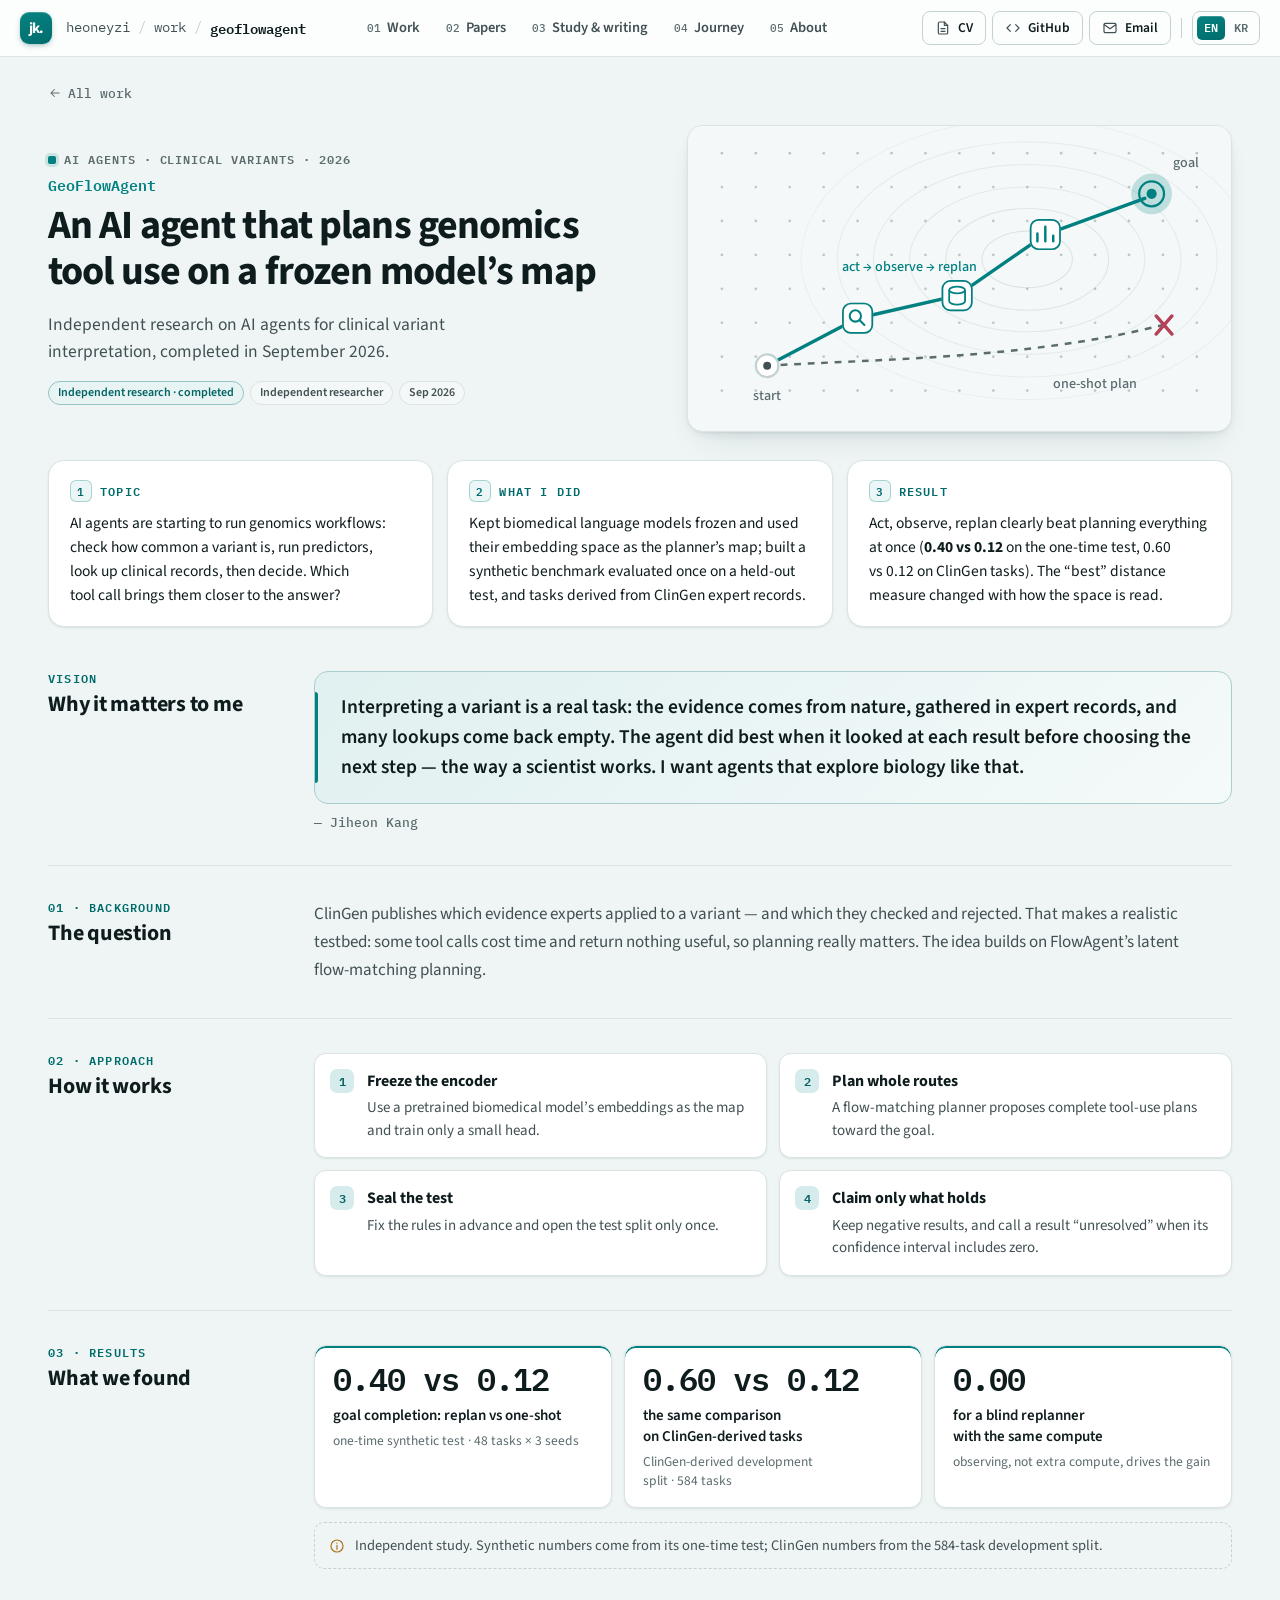
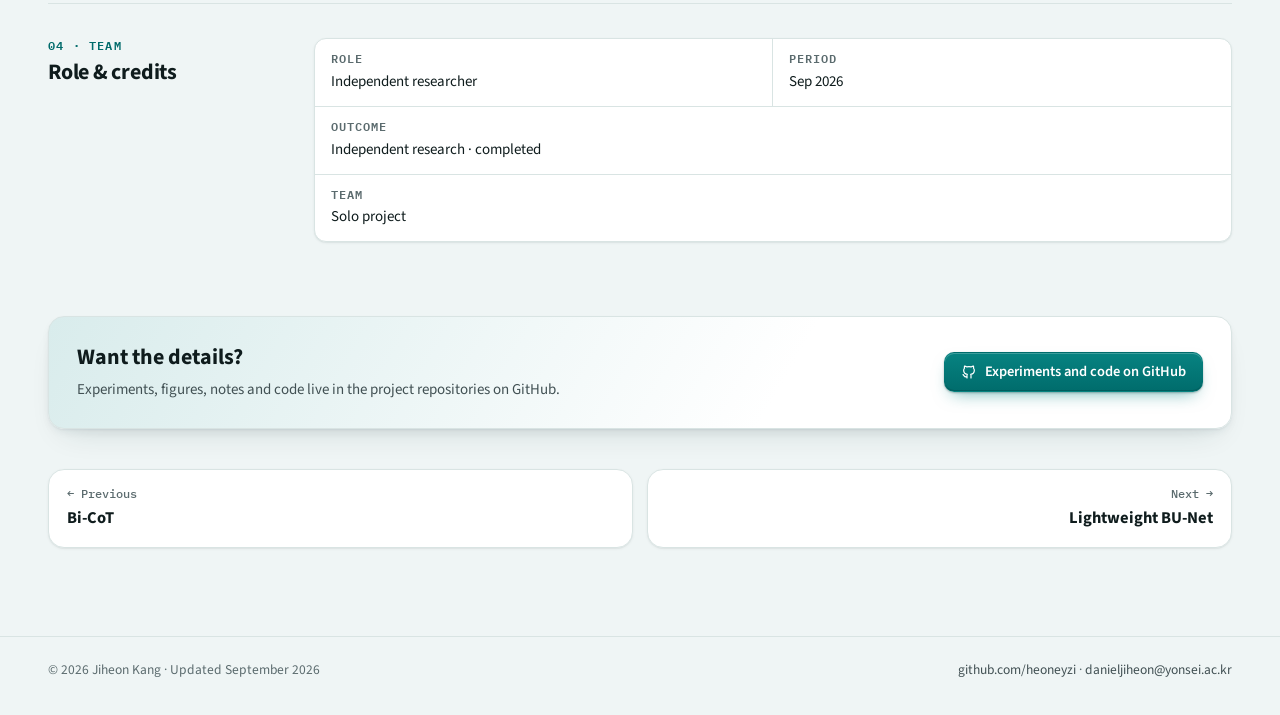
<file: projects/geoflowagent.html>
<!doctype html>
<html lang="en">
<head>
<meta charset="utf-8">
<meta name="viewport" content="width=device-width,initial-scale=1">
<title>GeoFlowAgent · Jiheon Kang</title>
<meta name="title-ko" content="GeoFlowAgent · 강지헌">
<meta name="description" content="Independent research on AI agents for clinical variant interpretation, completed in September 2026.">
<meta name="theme-color" content="#f4f8f8">
<meta name="color-scheme" content="light">
<link rel="canonical" href="https://heoneyzi.github.io/projects/geoflowagent.html">
<meta property="og:type" content="website">
<meta property="og:title" content="GeoFlowAgent · Jiheon Kang">
<meta property="og:description" content="Independent research on AI agents for clinical variant interpretation, completed in September 2026.">
<meta property="og:url" content="https://heoneyzi.github.io/projects/geoflowagent.html">
<meta property="og:image" content="https://heoneyzi.github.io/assets/og.png">
<meta name="twitter:card" content="summary_large_image">
<link rel="icon" type="image/svg+xml" href="../favicon.svg">
<link rel="preconnect" href="https://fonts.googleapis.com">
<link rel="preconnect" href="https://fonts.gstatic.com" crossorigin>
<link rel="stylesheet" href="https://fonts.googleapis.com/css2?family=Source+Sans+3:ital,wght@0,400;0,500;0,600;0,700;1,400&family=IBM+Plex+Mono:wght@400;500;600&family=Noto+Sans+KR:wght@400;500;700&display=swap">
<link rel="stylesheet" href="../assets/site.css?v=light-only-20260928">
<script src="../assets/site.js?v=light-only-20260928" defer></script>
</head>
<body>
<a class="skip" href="#main" data-ko="본문으로 건너뛰기">Skip to content</a>
<svg class="sprite" aria-hidden="true" focusable="false" xmlns="http://www.w3.org/2000/svg"><symbol id="i-mail" viewBox="0 0 24 24" fill="none" stroke="currentColor" stroke-width="1.8" stroke-linecap="round" stroke-linejoin="round"><rect x="3" y="5" width="18" height="14" rx="2"/><path d="m3.5 7 8.5 6 8.5-6"/></symbol><symbol id="i-file" viewBox="0 0 24 24" fill="none" stroke="currentColor" stroke-width="1.8" stroke-linecap="round" stroke-linejoin="round"><path d="M14 3H7a2 2 0 0 0-2 2v14a2 2 0 0 0 2 2h10a2 2 0 0 0 2-2V8z"/><path d="M14 3v5h5M9 13h6M9 17h6"/></symbol><symbol id="i-code" viewBox="0 0 24 24" fill="none" stroke="currentColor" stroke-width="1.8" stroke-linecap="round" stroke-linejoin="round"><path d="m8 7-5 5 5 5M16 7l5 5-5 5"/></symbol><symbol id="i-user" viewBox="0 0 24 24" fill="none" stroke="currentColor" stroke-width="1.8" stroke-linecap="round" stroke-linejoin="round"><circle cx="12" cy="8" r="4"/><path d="M4 21c1.5-4 4.5-6 8-6s6.5 2 8 6"/></symbol><symbol id="i-arrow" viewBox="0 0 24 24" fill="none" stroke="currentColor" stroke-width="1.8" stroke-linecap="round" stroke-linejoin="round"><path d="M5 12h14M13 6l6 6-6 6"/></symbol><symbol id="i-ext" viewBox="0 0 24 24" fill="none" stroke="currentColor" stroke-width="1.8" stroke-linecap="round" stroke-linejoin="round"><path d="M14 4h6v6M10 14 20 4M19 14v5a1 1 0 0 1-1 1H5a1 1 0 0 1-1-1V6a1 1 0 0 1 1-1h5"/></symbol><symbol id="i-mic" viewBox="0 0 24 24" fill="none" stroke="currentColor" stroke-width="1.8" stroke-linecap="round" stroke-linejoin="round"><rect x="9" y="3" width="6" height="11" rx="3"/><path d="M5 11a7 7 0 0 0 14 0M12 18v3"/></symbol><symbol id="i-medal" viewBox="0 0 24 24" fill="none" stroke="currentColor" stroke-width="1.8" stroke-linecap="round" stroke-linejoin="round"><circle cx="12" cy="9" r="6"/><path d="m8.5 14-1.5 7 5-3 5 3-1.5-7"/></symbol><symbol id="i-papers" viewBox="0 0 24 24" fill="none" stroke="currentColor" stroke-width="1.8" stroke-linecap="round" stroke-linejoin="round"><path d="M8 3h8l4 4v12a2 2 0 0 1-2 2H8a2 2 0 0 1-2-2V5a2 2 0 0 1 2-2z"/><path d="M16 3v4h4M4 7v12a2 2 0 0 0 2 2M10 12h6M10 16h6"/></symbol><symbol id="i-users" viewBox="0 0 24 24" fill="none" stroke="currentColor" stroke-width="1.8" stroke-linecap="round" stroke-linejoin="round"><circle cx="9" cy="8" r="3.5"/><path d="M2.5 20c.9-3.4 3.3-5.5 6.5-5.5s5.6 2.1 6.5 5.5M16 4.6a3.5 3.5 0 0 1 0 6.8M18 14.8c1.8.8 3 2.6 3.5 5.2"/></symbol><symbol id="i-dna" viewBox="0 0 24 24" fill="none" stroke="currentColor" stroke-width="1.8" stroke-linecap="round" stroke-linejoin="round"><path d="M8 3c0 5 8 5 8 9s-8 4-8 9M16 3c0 5-8 5-8 9s8 4 8 9M9.5 6.5h5M10 9.5h4M10 14.5h4M9.5 17.5h5"/></symbol><symbol id="i-cell" viewBox="0 0 24 24" fill="none" stroke="currentColor" stroke-width="1.8" stroke-linecap="round" stroke-linejoin="round"><circle cx="12" cy="12" r="9"/><circle cx="13" cy="11" r="3"/><circle cx="7.5" cy="15" r=".8"/><circle cx="16" cy="16.5" r=".8"/></symbol><symbol id="i-protein" viewBox="0 0 24 24" fill="none" stroke="currentColor" stroke-width="1.8" stroke-linecap="round" stroke-linejoin="round"><circle cx="6" cy="7" r="2.5"/><circle cx="17.5" cy="6" r="2.5"/><circle cx="12" cy="17.5" r="2.5"/><path d="M8.4 6.8 15 6.2M7.1 9.2l3.7 6M16.4 8.3 13.2 15"/></symbol><symbol id="i-pill" viewBox="0 0 24 24" fill="none" stroke="currentColor" stroke-width="1.8" stroke-linecap="round" stroke-linejoin="round"><rect x="2.8" y="8.3" width="18.4" height="7.4" rx="3.7" transform="rotate(-45 12 12)"/><path d="m8.6 8.6 6.8 6.8"/></symbol><symbol id="i-pulse" viewBox="0 0 24 24" fill="none" stroke="currentColor" stroke-width="1.8" stroke-linecap="round" stroke-linejoin="round"><path d="M3 12h4l3-7 4 14 3-7h4"/></symbol><symbol id="i-film" viewBox="0 0 24 24" fill="none" stroke="currentColor" stroke-width="1.8" stroke-linecap="round" stroke-linejoin="round"><rect x="3" y="5" width="18" height="14" rx="2"/><path d="M7 5v14M17 5v14M3 9.5h4M3 14.5h4M17 9.5h4M17 14.5h4"/></symbol><symbol id="i-route" viewBox="0 0 24 24" fill="none" stroke="currentColor" stroke-width="1.8" stroke-linecap="round" stroke-linejoin="round"><circle cx="6" cy="18" r="2.5"/><circle cx="18" cy="6" r="2.5"/><path d="M8.5 18H15a3.5 3.5 0 0 0 0-7H9a3.5 3.5 0 0 1 0-7h6.5"/></symbol><symbol id="i-compass" viewBox="0 0 24 24" fill="none" stroke="currentColor" stroke-width="1.8" stroke-linecap="round" stroke-linejoin="round"><circle cx="12" cy="12" r="9"/><path d="m15.5 8.5-2 5-5 2 2-5z"/></symbol><symbol id="i-chat" viewBox="0 0 24 24" fill="none" stroke="currentColor" stroke-width="1.8" stroke-linecap="round" stroke-linejoin="round"><path d="M4 5h16v11H9l-5 4z"/><path d="M8 9.5h8M8 12.5h5"/></symbol><symbol id="i-pin" viewBox="0 0 24 24" fill="none" stroke="currentColor" stroke-width="1.8" stroke-linecap="round" stroke-linejoin="round"><path d="M12 21s7-6.2 7-12a7 7 0 1 0-14 0c0 5.8 7 12 7 12z"/><circle cx="12" cy="9" r="2.5"/></symbol><symbol id="i-book" viewBox="0 0 24 24" fill="none" stroke="currentColor" stroke-width="1.8" stroke-linecap="round" stroke-linejoin="round"><path d="M3 5h6a3 3 0 0 1 3 3v12a2 2 0 0 0-2-2H3zM21 5h-6a3 3 0 0 0-3 3v12a2 2 0 0 1 2-2h7z"/></symbol><symbol id="i-eye" viewBox="0 0 24 24" fill="none" stroke="currentColor" stroke-width="1.8" stroke-linecap="round" stroke-linejoin="round"><path d="M2 12s3.5-7 10-7 10 7 10 7-3.5 7-10 7S2 12 2 12z"/><circle cx="12" cy="12" r="3"/></symbol><symbol id="i-pen" viewBox="0 0 24 24" fill="none" stroke="currentColor" stroke-width="1.8" stroke-linecap="round" stroke-linejoin="round"><path d="M4 20h4L19 9a2.8 2.8 0 0 0-4-4L4 16z"/><path d="m13.5 6.5 4 4"/></symbol><symbol id="i-check" viewBox="0 0 24 24" fill="none" stroke="currentColor" stroke-width="1.8" stroke-linecap="round" stroke-linejoin="round"><path d="m5 12.5 4.5 4.5L19 7.5"/></symbol><symbol id="i-cap" viewBox="0 0 24 24" fill="none" stroke="currentColor" stroke-width="1.8" stroke-linecap="round" stroke-linejoin="round"><path d="M2 9.5 12 4.5l10 5-10 5z"/><path d="M6 11.5v5c3.5 2.7 8.5 2.7 12 0v-5"/></symbol><symbol id="i-info" viewBox="0 0 24 24" fill="none" stroke="currentColor" stroke-width="1.8" stroke-linecap="round" stroke-linejoin="round"><circle cx="12" cy="12" r="9"/><path d="M12 11v6M12 7.5v.5"/></symbol><symbol id="i-down" viewBox="0 0 24 24" fill="none" stroke="currentColor" stroke-width="1.8" stroke-linecap="round" stroke-linejoin="round"><path d="M12 5v14M6 13l6 6 6-6"/></symbol><symbol id="i-spark" viewBox="0 0 24 24" fill="none" stroke="currentColor" stroke-width="1.8" stroke-linecap="round" stroke-linejoin="round"><path d="M12 3l1.9 5.1L19 10l-5.1 1.9L12 17l-1.9-5.1L5 10l5.1-1.9z"/></symbol><symbol id="i-github" viewBox="0 0 24 24" fill="none" stroke="currentColor" stroke-width="1.8" stroke-linecap="round" stroke-linejoin="round"><path d="M9 19c-4.3 1.4-4.3-2.5-6-3m12 5v-3.5c0-1 .1-1.4-.5-2 2.8-.3 5.5-1.4 5.5-6a4.6 4.6 0 0 0-1.3-3.2 4.2 4.2 0 0 0-.1-3.2s-1.1-.3-3.5 1.3a12.3 12.3 0 0 0-6.2 0C6.5 2.8 5.4 3.1 5.4 3.1a4.2 4.2 0 0 0-.1 3.2A4.6 4.6 0 0 0 4 9.5c0 4.6 2.7 5.7 5.5 6-.6.6-.6 1.2-.5 2V21"/></symbol></svg>
<header class="topbar">
  <div class="tb-row">
    <a class="brand" href="../index.html" aria-label="Jiheon Kang — home" data-ko-aria="강지헌 — 홈"><span class="brand-mark">jk.</span></a>
    <div class="crumbs"><a href="../index.html">heoneyzi</a><span class="sep">/</span><a href="../index.html#work" data-ko="작업">work</a><span class="sep">/</span><span aria-current="page">geoflowagent</span></div>
    <nav class="nav" aria-label="Sections" data-ko-aria="섹션"><a href="../index.html#work"><span class="n">01</span><span data-ko="연구·프로젝트">Work</span></a><a href="../index.html#papers"><span class="n">02</span><span data-ko="논문">Papers</span></a><a href="../index.html#study"><span class="n">03</span><span data-ko="공부·글">Study & writing</span></a><a href="../index.html#journey"><span class="n">04</span><span data-ko="걸어온 길">Journey</span></a><a href="../index.html#about"><span class="n">05</span><span data-ko="소개">About</span></a></nav>
    <div class="tb-right">
      <a class="tb-btn" href="../Jiheon_Kang_CV.pdf" target="_blank" rel="noopener" aria-label="CV (PDF)"><svg class="ic" aria-hidden="true"><use href="#i-file"/></svg><span class="t">CV</span></a>
      <a class="tb-btn" href="https://github.com/heoneyzi" target="_blank" rel="noopener" aria-label="GitHub"><svg class="ic" aria-hidden="true"><use href="#i-code"/></svg><span class="t">GitHub</span></a>
      <a class="tb-btn" href="mailto:danieljiheon@yonsei.ac.kr" aria-label="Email" data-ko-aria="이메일"><svg class="ic" aria-hidden="true"><use href="#i-mail"/></svg><span class="t" data-ko="이메일">Email</span></a>
      <span class="tb-sep" aria-hidden="true"></span>
      <button class="lang-btn" type="button" data-lang-toggle aria-label="한국어로 보기" aria-pressed="false"><span class="l-en">EN</span><span class="l-ko">KR</span></button>
    </div>
  </div>
  <nav class="nav-strip" aria-label="Sections" data-ko-aria="섹션"><a href="../index.html#work"><span class="n">01</span><span data-ko="연구·프로젝트">Work</span></a><a href="../index.html#papers"><span class="n">02</span><span data-ko="논문">Papers</span></a><a href="../index.html#study"><span class="n">03</span><span data-ko="공부·글">Study & writing</span></a><a href="../index.html#journey"><span class="n">04</span><span data-ko="걸어온 길">Journey</span></a><a href="../index.html#about"><span class="n">05</span><span data-ko="소개">About</span></a></nav>
</header>
<main id="main" class="proj dom-dna">
<div class="wrap">
  <a class="back" href="../index.html#work"><svg class="ic" aria-hidden="true"><use href="#i-arrow"/></svg><span data-ko="전체 작업">All work</span></a>
  <div class="p-head">
    <div>
      <p class="p-kicker"><span class="dot"></span><span data-ko="AI 에이전트 · 임상 변이 · 2026">AI agents · Clinical variants · 2026</span></p>
      <p class="p-short">GeoFlowAgent</p>
      <h1 data-ko="고정된 모델의 지도 위에서 유전체 도구 사용을 계획하는 AI 에이전트">An AI agent that plans genomics tool use on a frozen model’s map</h1>
      <p class="p-lede" data-ko="임상 변이 해석을 위한 AI 에이전트에 관한 개인 연구로, 2026년 9월에 마무리했습니다.">Independent research on AI agents for clinical variant interpretation, completed in September 2026.</p>
      <div class="p-badges"><span class="badge b-acc" data-ko="개인 연구 · 완료">Independent research · completed</span><span class="badge" data-ko="개인 연구자">Independent researcher</span><span class="badge" data-ko="2026.09">Sep 2026</span></div>
    </div>
    <figure class="card p-hero" style="margin:0"><svg class="ill" viewBox="0 0 480 270" role="img" aria-label="A planner in an embedding map: the one-shot plan misses the goal; acting, observing and replanning reaches it." data-ko-aria="임베딩 지도 위의 계획: 한 번에 세운 계획은 목표를 놓치고, 실행·관찰·재계획은 목표에 닿습니다." preserveAspectRatio="xMidYMid meet" xmlns="http://www.w3.org/2000/svg"><rect class="i-bg" x="0" y="0" width="480" height="270"/><ellipse cx="300" cy="118" rx="40" ry="25" class="i-grid" opacity="0.90"/><ellipse cx="300" cy="118" rx="72" ry="45" class="i-grid" opacity="0.80"/><ellipse cx="300" cy="118" rx="104" ry="64" class="i-grid" opacity="0.70"/><ellipse cx="300" cy="118" rx="136" ry="84" class="i-grid" opacity="0.60"/><ellipse cx="300" cy="118" rx="168" ry="104" class="i-grid" opacity="0.50"/><ellipse cx="300" cy="118" rx="200" ry="124" class="i-grid" opacity="0.40"/><circle cx="30" cy="24" r="1.2" class="i-ink" opacity=".35"/><circle cx="30" cy="54" r="1.2" class="i-ink" opacity=".35"/><circle cx="30" cy="84" r="1.2" class="i-ink" opacity=".35"/><circle cx="30" cy="114" r="1.2" class="i-ink" opacity=".35"/><circle cx="30" cy="144" r="1.2" class="i-ink" opacity=".35"/><circle cx="30" cy="174" r="1.2" class="i-ink" opacity=".35"/><circle cx="30" cy="204" r="1.2" class="i-ink" opacity=".35"/><circle cx="30" cy="234" r="1.2" class="i-ink" opacity=".35"/><circle cx="60" cy="24" r="1.2" class="i-ink" opacity=".35"/><circle cx="60" cy="54" r="1.2" class="i-ink" opacity=".35"/><circle cx="60" cy="84" r="1.2" class="i-ink" opacity=".35"/><circle cx="60" cy="114" r="1.2" class="i-ink" opacity=".35"/><circle cx="60" cy="144" r="1.2" class="i-ink" opacity=".35"/><circle cx="60" cy="174" r="1.2" class="i-ink" opacity=".35"/><circle cx="60" cy="204" r="1.2" class="i-ink" opacity=".35"/><circle cx="60" cy="234" r="1.2" class="i-ink" opacity=".35"/><circle cx="90" cy="24" r="1.2" class="i-ink" opacity=".35"/><circle cx="90" cy="54" r="1.2" class="i-ink" opacity=".35"/><circle cx="90" cy="84" r="1.2" class="i-ink" opacity=".35"/><circle cx="90" cy="114" r="1.2" class="i-ink" opacity=".35"/><circle cx="90" cy="144" r="1.2" class="i-ink" opacity=".35"/><circle cx="90" cy="174" r="1.2" class="i-ink" opacity=".35"/><circle cx="90" cy="204" r="1.2" class="i-ink" opacity=".35"/><circle cx="90" cy="234" r="1.2" class="i-ink" opacity=".35"/><circle cx="120" cy="24" r="1.2" class="i-ink" opacity=".35"/><circle cx="120" cy="54" r="1.2" class="i-ink" opacity=".35"/><circle cx="120" cy="84" r="1.2" class="i-ink" opacity=".35"/><circle cx="120" cy="114" r="1.2" class="i-ink" opacity=".35"/><circle cx="120" cy="144" r="1.2" class="i-ink" opacity=".35"/><circle cx="120" cy="174" r="1.2" class="i-ink" opacity=".35"/><circle cx="120" cy="204" r="1.2" class="i-ink" opacity=".35"/><circle cx="120" cy="234" r="1.2" class="i-ink" opacity=".35"/><circle cx="150" cy="24" r="1.2" class="i-ink" opacity=".35"/><circle cx="150" cy="54" r="1.2" class="i-ink" opacity=".35"/><circle cx="150" cy="84" r="1.2" class="i-ink" opacity=".35"/><circle cx="150" cy="114" r="1.2" class="i-ink" opacity=".35"/><circle cx="150" cy="144" r="1.2" class="i-ink" opacity=".35"/><circle cx="150" cy="174" r="1.2" class="i-ink" opacity=".35"/><circle cx="150" cy="204" r="1.2" class="i-ink" opacity=".35"/><circle cx="150" cy="234" r="1.2" class="i-ink" opacity=".35"/><circle cx="180" cy="24" r="1.2" class="i-ink" opacity=".35"/><circle cx="180" cy="54" r="1.2" class="i-ink" opacity=".35"/><circle cx="180" cy="84" r="1.2" class="i-ink" opacity=".35"/><circle cx="180" cy="114" r="1.2" class="i-ink" opacity=".35"/><circle cx="180" cy="144" r="1.2" class="i-ink" opacity=".35"/><circle cx="180" cy="174" r="1.2" class="i-ink" opacity=".35"/><circle cx="180" cy="204" r="1.2" class="i-ink" opacity=".35"/><circle cx="180" cy="234" r="1.2" class="i-ink" opacity=".35"/><circle cx="210" cy="24" r="1.2" class="i-ink" opacity=".35"/><circle cx="210" cy="54" r="1.2" class="i-ink" opacity=".35"/><circle cx="210" cy="84" r="1.2" class="i-ink" opacity=".35"/><circle cx="210" cy="114" r="1.2" class="i-ink" opacity=".35"/><circle cx="210" cy="144" r="1.2" class="i-ink" opacity=".35"/><circle cx="210" cy="174" r="1.2" class="i-ink" opacity=".35"/><circle cx="210" cy="204" r="1.2" class="i-ink" opacity=".35"/><circle cx="210" cy="234" r="1.2" class="i-ink" opacity=".35"/><circle cx="240" cy="24" r="1.2" class="i-ink" opacity=".35"/><circle cx="240" cy="54" r="1.2" class="i-ink" opacity=".35"/><circle cx="240" cy="84" r="1.2" class="i-ink" opacity=".35"/><circle cx="240" cy="114" r="1.2" class="i-ink" opacity=".35"/><circle cx="240" cy="144" r="1.2" class="i-ink" opacity=".35"/><circle cx="240" cy="174" r="1.2" class="i-ink" opacity=".35"/><circle cx="240" cy="204" r="1.2" class="i-ink" opacity=".35"/><circle cx="240" cy="234" r="1.2" class="i-ink" opacity=".35"/><circle cx="270" cy="24" r="1.2" class="i-ink" opacity=".35"/><circle cx="270" cy="54" r="1.2" class="i-ink" opacity=".35"/><circle cx="270" cy="84" r="1.2" class="i-ink" opacity=".35"/><circle cx="270" cy="114" r="1.2" class="i-ink" opacity=".35"/><circle cx="270" cy="144" r="1.2" class="i-ink" opacity=".35"/><circle cx="270" cy="174" r="1.2" class="i-ink" opacity=".35"/><circle cx="270" cy="204" r="1.2" class="i-ink" opacity=".35"/><circle cx="270" cy="234" r="1.2" class="i-ink" opacity=".35"/><circle cx="300" cy="24" r="1.2" class="i-ink" opacity=".35"/><circle cx="300" cy="54" r="1.2" class="i-ink" opacity=".35"/><circle cx="300" cy="84" r="1.2" class="i-ink" opacity=".35"/><circle cx="300" cy="114" r="1.2" class="i-ink" opacity=".35"/><circle cx="300" cy="144" r="1.2" class="i-ink" opacity=".35"/><circle cx="300" cy="174" r="1.2" class="i-ink" opacity=".35"/><circle cx="300" cy="204" r="1.2" class="i-ink" opacity=".35"/><circle cx="300" cy="234" r="1.2" class="i-ink" opacity=".35"/><circle cx="330" cy="24" r="1.2" class="i-ink" opacity=".35"/><circle cx="330" cy="54" r="1.2" class="i-ink" opacity=".35"/><circle cx="330" cy="84" r="1.2" class="i-ink" opacity=".35"/><circle cx="330" cy="114" r="1.2" class="i-ink" opacity=".35"/><circle cx="330" cy="144" r="1.2" class="i-ink" opacity=".35"/><circle cx="330" cy="174" r="1.2" class="i-ink" opacity=".35"/><circle cx="330" cy="204" r="1.2" class="i-ink" opacity=".35"/><circle cx="330" cy="234" r="1.2" class="i-ink" opacity=".35"/><circle cx="360" cy="24" r="1.2" class="i-ink" opacity=".35"/><circle cx="360" cy="54" r="1.2" class="i-ink" opacity=".35"/><circle cx="360" cy="84" r="1.2" class="i-ink" opacity=".35"/><circle cx="360" cy="114" r="1.2" class="i-ink" opacity=".35"/><circle cx="360" cy="144" r="1.2" class="i-ink" opacity=".35"/><circle cx="360" cy="174" r="1.2" class="i-ink" opacity=".35"/><circle cx="360" cy="204" r="1.2" class="i-ink" opacity=".35"/><circle cx="360" cy="234" r="1.2" class="i-ink" opacity=".35"/><circle cx="390" cy="24" r="1.2" class="i-ink" opacity=".35"/><circle cx="390" cy="54" r="1.2" class="i-ink" opacity=".35"/><circle cx="390" cy="84" r="1.2" class="i-ink" opacity=".35"/><circle cx="390" cy="114" r="1.2" class="i-ink" opacity=".35"/><circle cx="390" cy="144" r="1.2" class="i-ink" opacity=".35"/><circle cx="390" cy="174" r="1.2" class="i-ink" opacity=".35"/><circle cx="390" cy="204" r="1.2" class="i-ink" opacity=".35"/><circle cx="390" cy="234" r="1.2" class="i-ink" opacity=".35"/><circle cx="420" cy="24" r="1.2" class="i-ink" opacity=".35"/><circle cx="420" cy="54" r="1.2" class="i-ink" opacity=".35"/><circle cx="420" cy="84" r="1.2" class="i-ink" opacity=".35"/><circle cx="420" cy="114" r="1.2" class="i-ink" opacity=".35"/><circle cx="420" cy="144" r="1.2" class="i-ink" opacity=".35"/><circle cx="420" cy="174" r="1.2" class="i-ink" opacity=".35"/><circle cx="420" cy="204" r="1.2" class="i-ink" opacity=".35"/><circle cx="420" cy="234" r="1.2" class="i-ink" opacity=".35"/><circle cx="450" cy="24" r="1.2" class="i-ink" opacity=".35"/><circle cx="450" cy="54" r="1.2" class="i-ink" opacity=".35"/><circle cx="450" cy="84" r="1.2" class="i-ink" opacity=".35"/><circle cx="450" cy="114" r="1.2" class="i-ink" opacity=".35"/><circle cx="450" cy="144" r="1.2" class="i-ink" opacity=".35"/><circle cx="450" cy="174" r="1.2" class="i-ink" opacity=".35"/><circle cx="450" cy="204" r="1.2" class="i-ink" opacity=".35"/><circle cx="450" cy="234" r="1.2" class="i-ink" opacity=".35"/><path d="M70 212 C 170 206 300 206 420 176" class="i-ln2" stroke-width="2.2" fill="none" stroke-dasharray="6 6"/><path d="M414 168 L428 184 M428 168 L414 184" class="i-c4s" stroke-width="3" stroke-linecap="round"/><text x="360" y="232" class="t-s lbl" text-anchor="middle" data-ko="한 번에 세운 계획">one-shot plan</text><path d="M70 212 L150 170 L238 150 L316 96 L404 64" class="i-accs" stroke-width="3" fill="none" stroke-linejoin="round" stroke-linecap="round"/><rect x="137" y="157" width="26" height="26" rx="7" class="i-box" stroke-width="1.5"/><rect x="137" y="157" width="26" height="26" rx="7" class="i-accs" stroke-width="1.5"/><rect x="225" y="137" width="26" height="26" rx="7" class="i-box" stroke-width="1.5"/><rect x="225" y="137" width="26" height="26" rx="7" class="i-accs" stroke-width="1.5"/><rect x="303" y="83" width="26" height="26" rx="7" class="i-box" stroke-width="1.5"/><rect x="303" y="83" width="26" height="26" rx="7" class="i-accs" stroke-width="1.5"/><circle cx="148" cy="168" r="5" class="i-accs" stroke-width="1.8"/><line x1="152" y1="172" x2="156" y2="176" class="i-accs" stroke-width="1.8" stroke-linecap="round"/><ellipse cx="238" cy="145" rx="7" ry="3" class="i-accs" stroke-width="1.6"/><path d="M231 145 V155 A7 3 0 0 0 245 155 V145" class="i-accs" stroke-width="1.6" fill="none"/><path d="M309 102 V95 M316 102 V89 M323 102 V97" class="i-accs" stroke-width="2.2" stroke-linecap="round"/><circle cx="70" cy="212" r="10" class="i-box" stroke-width="2"/><circle cx="70" cy="212" r="3.5" class="i-ink2"/><text x="70" y="242" class="t-s lbl" text-anchor="middle" data-ko="시작">start</text><circle cx="410" cy="60" r="18" class="i-soft"/><circle cx="410" cy="60" r="11" class="i-accs" stroke-width="2"/><circle cx="410" cy="60" r="4.5" class="i-acc"/><text x="440" y="36" class="t-s lbl" text-anchor="middle" data-ko="목표">goal</text><text x="196" y="128" class="t-s t-acc lbl" text-anchor="middle" data-ko="실행 → 관찰 → 재계획">act → observe → replan</text></svg></figure>
  </div>
  <div class="glance">
    <section class="card g-card"><h2><span class="k">1</span><span data-ko="주제">Topic</span></h2><p data-ko="AI 에이전트가 유전체 분석을 수행하기 시작했습니다. 변이가 얼마나 흔한지 확인하고, 예측 도구를 돌리고, 임상 기록을 찾은 뒤 판단하죠. 어떤 도구 호출이 답에 더 가까워지게 할까요?">AI agents are starting to run genomics workflows: check how common a variant is, run predictors, look up clinical records, then decide. Which tool call brings them closer to the answer?</p></section>
    <section class="card g-card"><h2><span class="k">2</span><span data-ko="한 일">What I did</span></h2><p data-ko="생의학 언어모델을 고정한 채 그 임베딩 공간을 계획용 지도로 썼습니다. 테스트를 한 번만 평가한 합성 벤치마크와, ClinGen 전문가 기록으로 만든 과제를 구축했습니다.">Kept biomedical language models frozen and used their embedding space as the planner’s map; built a synthetic benchmark evaluated once on a <span class="nw">held-out</span> test, and tasks derived from ClinGen expert records.</p></section>
    <section class="card g-card"><h2><span class="k">3</span><span data-ko="결과">Result</span></h2><p data-ko="실행하고, 결과를 보고, 다시 계획하는 방식이 한 번에 계획하는 방식보다 확실히 좋았습니다(한 번 평가한 테스트 &lt;b&gt;0.40 vs 0.12&lt;/b&gt;, ClinGen 과제 0.60 vs 0.12). “최고”의 거리 척도는 공간을 읽는 방식에 따라 달라졌습니다.">Act, observe, replan clearly beat planning everything at once (<b>0.40 vs 0.12</b> on the <span class="nw">one-time</span> test, 0.60 vs 0.12 on ClinGen tasks). The “best” distance measure changed with how the space is read.</p></section>
  </div>
  <div class="p-story">
    <section class="st-row"><h2><small data-ko="비전">Vision</small><span data-ko="이 연구가 제게 중요한 이유">Why it matters to me</span></h2>
      <div class="st-body"><blockquote class="vision" style="margin:0"><span data-ko="변이 해석은 진짜 과제입니다. 근거는 자연에서 오고 전문가 기록에 모여 있으며, 찾아봐도 쓸 근거가 없는 경우가 많습니다. 에이전트는 결과를 하나씩 확인하고 다음 단계를 정할 때 가장 잘했습니다. 과학자가 일하는 방식과 같습니다. 저는 이렇게 생물학을 탐색하는 에이전트를 만들고 싶습니다.">Interpreting a variant is a real task: the evidence comes from nature, gathered in expert records, and many lookups come back empty. The agent did best when it looked at each result before choosing the next step — the way a scientist works. I want agents that explore biology like that.</span></blockquote><p class="vision-by">— Jiheon Kang</p></div></section>
    <section class="st-row"><h2><small data-ko="01 · 배경">01 · Background</small><span data-ko="질문">The question</span></h2><div class="st-body"><p data-ko="ClinGen은 전문가가 변이에 적용한 근거뿐 아니라, 확인했지만 채택하지 않은 근거까지 공개합니다. 어떤 도구 호출은 시간만 들고 쓸모가 없기 때문에, 계획이 정말 중요한 현실적인 실험장이 됩니다. 아이디어는 FlowAgent의 잠재 공간 &lt;span class=&quot;nw&quot;&gt;flow-matching&lt;/span&gt; 계획에서 출발했습니다.">ClinGen publishes which evidence experts applied to a variant — and which they checked and rejected. That makes a realistic testbed: some tool calls cost time and return nothing useful, so planning really matters. The idea builds on FlowAgent’s latent <span class="nw">flow-matching</span> planning.</p></div></section>
    <section class="st-row"><h2><small data-ko="02 · 방법">02 · Approach</small><span data-ko="어떻게 했나">How it works</span></h2><div class="st-body"><ol class="steps"><li><b data-ko="인코더 고정">Freeze the encoder</b><span data-ko="사전학습된 생의학 모델의 임베딩을 지도로 쓰고, 작은 헤드만 학습합니다.">Use a pretrained biomedical model’s embeddings as the map and train only a small head.</span></li><li><b data-ko="경로 전체 계획">Plan whole routes</b><span data-ko="&lt;span class=&quot;nw&quot;&gt;flow-matching&lt;/span&gt; 플래너가 목표까지의 도구 사용 계획을 통째로 제안합니다.">A <span class="nw">flow-matching</span> planner proposes complete <span class="nw">tool-use</span> plans toward the goal.</span></li><li><b data-ko="테스트 봉인">Seal the test</b><span data-ko="규칙을 미리 정하고, 테스트 세트는 단 한 번만 엽니다.">Fix the rules in advance and open the test split only once.</span></li><li><b data-ko="유지되는 것만 주장">Claim only what holds</b><span data-ko="부정적인 결과도 남기고, 신뢰구간이 0을 포함하면 “미결”로 적습니다.">Keep negative results, and call a result “unresolved” when its confidence interval includes zero.</span></li></ol></div></section>
    <section class="st-row"><h2><small data-ko="03 · 결과">03 · Results</small><span data-ko="무엇을 알아냈나">What we found</span></h2><div class="st-body"><div class="kpis"><div class="kpi"><p class="kpi-v">0.40 vs 0.12</p><p class="kpi-l" data-ko="목표 달성률: 재계획 vs 단발 계획">goal completion: replan vs <span class="nw">one-shot</span></p><p class="kpi-n" data-ko="한 번 평가한 합성 테스트 · 과제 48개 × 시드 3개"><span class="nw">one-time</span> synthetic test · 48 tasks × 3 seeds</p></div><div class="kpi"><p class="kpi-v">0.60 vs 0.12</p><p class="kpi-l" data-ko="ClinGen 기반 과제에서 같은 비교">the same comparison on <span class="nw">ClinGen-derived</span> tasks</p><p class="kpi-n" data-ko="ClinGen 기반 개발 세트 · 과제 584개"><span class="nw">ClinGen-derived</span> development split · 584 tasks</p></div><div class="kpi"><p class="kpi-v">0.00</p><p class="kpi-l" data-ko="같은 계산량의 “보지 않는” 재계획">for a blind replanner with the same compute</p><p class="kpi-n" data-ko="이득은 계산량이 아니라 관찰에서 나옴">observing, not extra compute, drives the gain</p></div></div><p class="scope"><svg class="ic" aria-hidden="true"><use href="#i-info"/></svg><span data-ko="개인 연구입니다. 합성 벤치마크 수치는 한 번 평가한 테스트, ClinGen 수치는 과제 584개 개발 세트의 결과입니다.">Independent study. Synthetic numbers come from its <span class="nw">one-time</span> test; ClinGen numbers from the <span class="nw">584-task</span> development split.</span></p></div></section>
    <section class="st-row"><h2><small data-ko="04 · 팀">04 · Team</small><span data-ko="역할과 팀">Role &amp; credits</span></h2><div class="st-body"><dl class="facts">
  <div><dt data-ko="역할">Role</dt><dd data-ko="개인 연구자">Independent researcher</dd></div>
  <div><dt data-ko="기간">Period</dt><dd data-ko="2026.09">Sep 2026</dd></div>
  <div class="full"><dt data-ko="성과">Outcome</dt><dd data-ko="개인 연구 · 완료">Independent research · completed</dd></div>
  <div class="full"><dt data-ko="팀">Team</dt><dd data-ko="개인 프로젝트">Solo project</dd></div>
</dl></div></section>
    
  </div>
  <aside class="card cta">
    <div><h2 data-ko="더 자세히 보고 싶다면">Want the details?</h2><p data-ko="실험, 그림, 노트, 코드는 GitHub의 각 프로젝트 저장소에 정리되어 있습니다.">Experiments, figures, notes and code live in the project repositories on GitHub.</p></div>
    <div class="cta-links"><a class="btn btn-primary" href="https://github.com/heoneyzi/Medical/tree/main/GeoFlowAgent" target="_blank" rel="noopener"><svg class="ic" aria-hidden="true"><use href="#i-github"/></svg><span data-ko="GitHub에서 실험과 코드 보기">Experiments and code on GitHub</span></a></div>
  </aside>
  <nav class="pn" aria-label="More projects" data-ko-aria="다른 프로젝트">
    <a class="card tilt dom-ai" data-tilt href="bi-cot.html"><small data-ko="← 이전">← Previous</small><b>Bi-CoT</b></a>
    <a class="card tilt next dom-clinic" data-tilt href="bu-net.html"><small data-ko="다음 →">Next →</small><b>Lightweight BU-Net</b></a>
  </nav>
</div>
</main>
<footer class="foot">
  <div class="wrap">
    <span>© 2026 Jiheon Kang · <span data-ko="2026년 9월 업데이트">Updated September 2026</span></span>
    <span><a href="https://github.com/heoneyzi" target="_blank" rel="noopener">github.com/heoneyzi</a> · <a href="mailto:danieljiheon@yonsei.ac.kr">danieljiheon@yonsei.ac.kr</a></span>
  </div>
</footer>
</body>
</html>
</file>
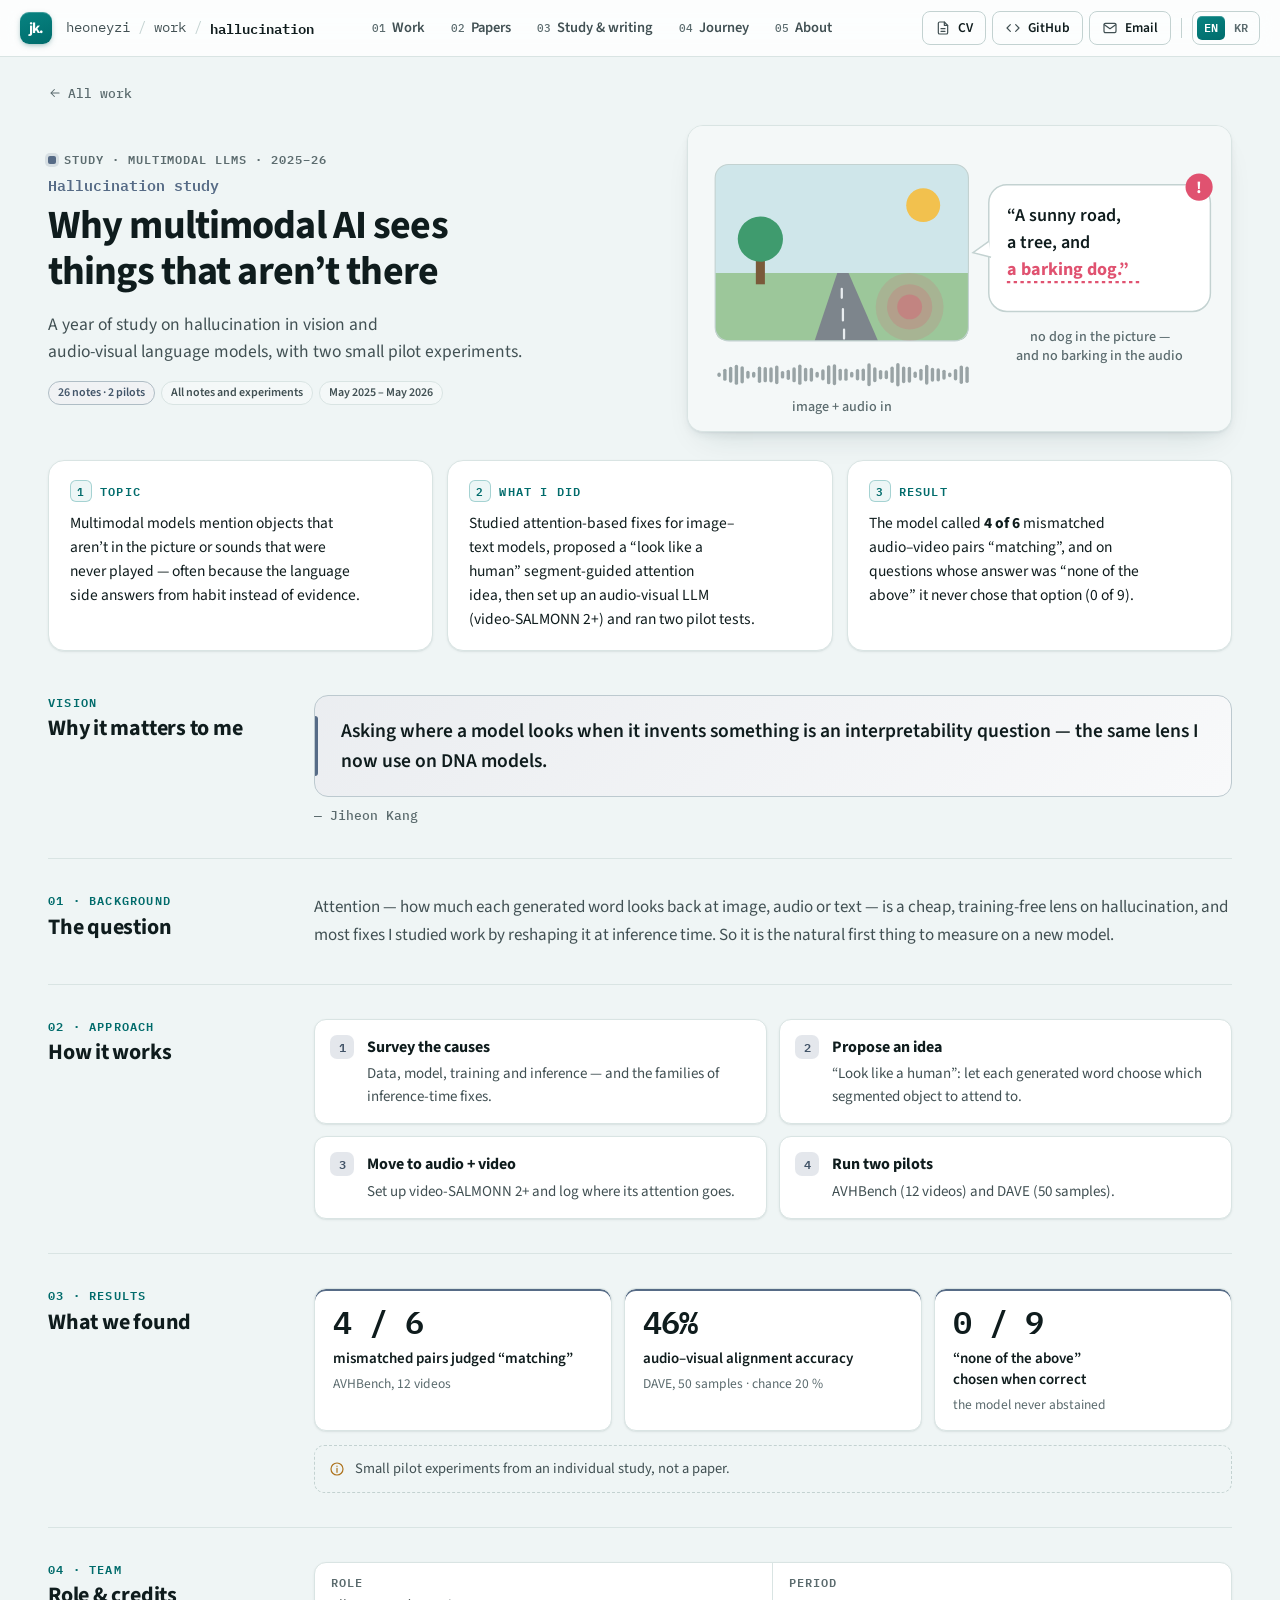
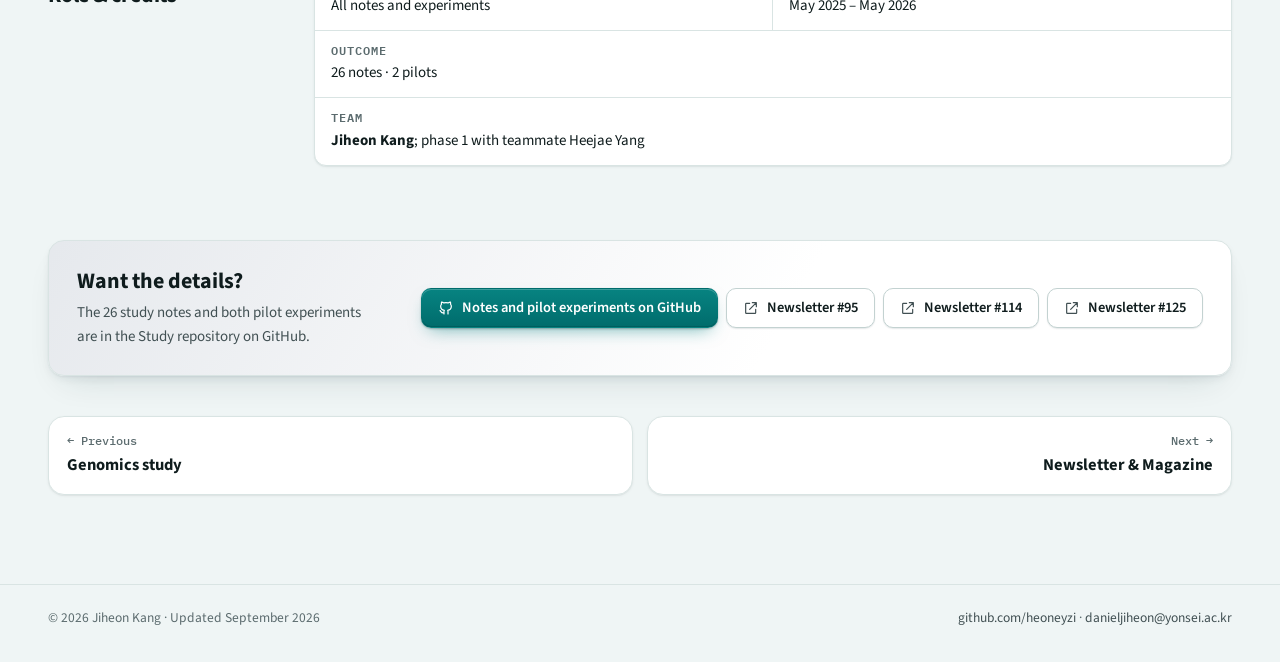
<file: projects/hallucination.html>
<!doctype html>
<html lang="en">
<head>
<meta charset="utf-8">
<meta name="viewport" content="width=device-width,initial-scale=1">
<title>Hallucination study · Jiheon Kang</title>
<meta name="title-ko" content="Hallucination study · 강지헌">
<meta name="description" content="A year of study on hallucination in vision and audio-visual language models, with two small pilot experiments.">
<meta name="theme-color" content="#f4f8f8">
<meta name="color-scheme" content="light">
<link rel="canonical" href="https://heoneyzi.github.io/projects/hallucination.html">
<meta property="og:type" content="website">
<meta property="og:title" content="Hallucination study · Jiheon Kang">
<meta property="og:description" content="A year of study on hallucination in vision and audio-visual language models, with two small pilot experiments.">
<meta property="og:url" content="https://heoneyzi.github.io/projects/hallucination.html">
<meta property="og:image" content="https://heoneyzi.github.io/assets/og.png">
<meta name="twitter:card" content="summary_large_image">
<link rel="icon" type="image/svg+xml" href="../favicon.svg">
<link rel="preconnect" href="https://fonts.googleapis.com">
<link rel="preconnect" href="https://fonts.gstatic.com" crossorigin>
<link rel="stylesheet" href="https://fonts.googleapis.com/css2?family=Source+Sans+3:ital,wght@0,400;0,500;0,600;0,700;1,400&family=IBM+Plex+Mono:wght@400;500;600&family=Noto+Sans+KR:wght@400;500;700&display=swap">
<link rel="stylesheet" href="../assets/site.css?v=light-only-20260928">
<script src="../assets/site.js?v=light-only-20260928" defer></script>
</head>
<body>
<a class="skip" href="#main" data-ko="본문으로 건너뛰기">Skip to content</a>
<svg class="sprite" aria-hidden="true" focusable="false" xmlns="http://www.w3.org/2000/svg"><symbol id="i-mail" viewBox="0 0 24 24" fill="none" stroke="currentColor" stroke-width="1.8" stroke-linecap="round" stroke-linejoin="round"><rect x="3" y="5" width="18" height="14" rx="2"/><path d="m3.5 7 8.5 6 8.5-6"/></symbol><symbol id="i-file" viewBox="0 0 24 24" fill="none" stroke="currentColor" stroke-width="1.8" stroke-linecap="round" stroke-linejoin="round"><path d="M14 3H7a2 2 0 0 0-2 2v14a2 2 0 0 0 2 2h10a2 2 0 0 0 2-2V8z"/><path d="M14 3v5h5M9 13h6M9 17h6"/></symbol><symbol id="i-code" viewBox="0 0 24 24" fill="none" stroke="currentColor" stroke-width="1.8" stroke-linecap="round" stroke-linejoin="round"><path d="m8 7-5 5 5 5M16 7l5 5-5 5"/></symbol><symbol id="i-user" viewBox="0 0 24 24" fill="none" stroke="currentColor" stroke-width="1.8" stroke-linecap="round" stroke-linejoin="round"><circle cx="12" cy="8" r="4"/><path d="M4 21c1.5-4 4.5-6 8-6s6.5 2 8 6"/></symbol><symbol id="i-arrow" viewBox="0 0 24 24" fill="none" stroke="currentColor" stroke-width="1.8" stroke-linecap="round" stroke-linejoin="round"><path d="M5 12h14M13 6l6 6-6 6"/></symbol><symbol id="i-ext" viewBox="0 0 24 24" fill="none" stroke="currentColor" stroke-width="1.8" stroke-linecap="round" stroke-linejoin="round"><path d="M14 4h6v6M10 14 20 4M19 14v5a1 1 0 0 1-1 1H5a1 1 0 0 1-1-1V6a1 1 0 0 1 1-1h5"/></symbol><symbol id="i-mic" viewBox="0 0 24 24" fill="none" stroke="currentColor" stroke-width="1.8" stroke-linecap="round" stroke-linejoin="round"><rect x="9" y="3" width="6" height="11" rx="3"/><path d="M5 11a7 7 0 0 0 14 0M12 18v3"/></symbol><symbol id="i-medal" viewBox="0 0 24 24" fill="none" stroke="currentColor" stroke-width="1.8" stroke-linecap="round" stroke-linejoin="round"><circle cx="12" cy="9" r="6"/><path d="m8.5 14-1.5 7 5-3 5 3-1.5-7"/></symbol><symbol id="i-papers" viewBox="0 0 24 24" fill="none" stroke="currentColor" stroke-width="1.8" stroke-linecap="round" stroke-linejoin="round"><path d="M8 3h8l4 4v12a2 2 0 0 1-2 2H8a2 2 0 0 1-2-2V5a2 2 0 0 1 2-2z"/><path d="M16 3v4h4M4 7v12a2 2 0 0 0 2 2M10 12h6M10 16h6"/></symbol><symbol id="i-users" viewBox="0 0 24 24" fill="none" stroke="currentColor" stroke-width="1.8" stroke-linecap="round" stroke-linejoin="round"><circle cx="9" cy="8" r="3.5"/><path d="M2.5 20c.9-3.4 3.3-5.5 6.5-5.5s5.6 2.1 6.5 5.5M16 4.6a3.5 3.5 0 0 1 0 6.8M18 14.8c1.8.8 3 2.6 3.5 5.2"/></symbol><symbol id="i-dna" viewBox="0 0 24 24" fill="none" stroke="currentColor" stroke-width="1.8" stroke-linecap="round" stroke-linejoin="round"><path d="M8 3c0 5 8 5 8 9s-8 4-8 9M16 3c0 5-8 5-8 9s8 4 8 9M9.5 6.5h5M10 9.5h4M10 14.5h4M9.5 17.5h5"/></symbol><symbol id="i-cell" viewBox="0 0 24 24" fill="none" stroke="currentColor" stroke-width="1.8" stroke-linecap="round" stroke-linejoin="round"><circle cx="12" cy="12" r="9"/><circle cx="13" cy="11" r="3"/><circle cx="7.5" cy="15" r=".8"/><circle cx="16" cy="16.5" r=".8"/></symbol><symbol id="i-protein" viewBox="0 0 24 24" fill="none" stroke="currentColor" stroke-width="1.8" stroke-linecap="round" stroke-linejoin="round"><circle cx="6" cy="7" r="2.5"/><circle cx="17.5" cy="6" r="2.5"/><circle cx="12" cy="17.5" r="2.5"/><path d="M8.4 6.8 15 6.2M7.1 9.2l3.7 6M16.4 8.3 13.2 15"/></symbol><symbol id="i-pill" viewBox="0 0 24 24" fill="none" stroke="currentColor" stroke-width="1.8" stroke-linecap="round" stroke-linejoin="round"><rect x="2.8" y="8.3" width="18.4" height="7.4" rx="3.7" transform="rotate(-45 12 12)"/><path d="m8.6 8.6 6.8 6.8"/></symbol><symbol id="i-pulse" viewBox="0 0 24 24" fill="none" stroke="currentColor" stroke-width="1.8" stroke-linecap="round" stroke-linejoin="round"><path d="M3 12h4l3-7 4 14 3-7h4"/></symbol><symbol id="i-film" viewBox="0 0 24 24" fill="none" stroke="currentColor" stroke-width="1.8" stroke-linecap="round" stroke-linejoin="round"><rect x="3" y="5" width="18" height="14" rx="2"/><path d="M7 5v14M17 5v14M3 9.5h4M3 14.5h4M17 9.5h4M17 14.5h4"/></symbol><symbol id="i-route" viewBox="0 0 24 24" fill="none" stroke="currentColor" stroke-width="1.8" stroke-linecap="round" stroke-linejoin="round"><circle cx="6" cy="18" r="2.5"/><circle cx="18" cy="6" r="2.5"/><path d="M8.5 18H15a3.5 3.5 0 0 0 0-7H9a3.5 3.5 0 0 1 0-7h6.5"/></symbol><symbol id="i-compass" viewBox="0 0 24 24" fill="none" stroke="currentColor" stroke-width="1.8" stroke-linecap="round" stroke-linejoin="round"><circle cx="12" cy="12" r="9"/><path d="m15.5 8.5-2 5-5 2 2-5z"/></symbol><symbol id="i-chat" viewBox="0 0 24 24" fill="none" stroke="currentColor" stroke-width="1.8" stroke-linecap="round" stroke-linejoin="round"><path d="M4 5h16v11H9l-5 4z"/><path d="M8 9.5h8M8 12.5h5"/></symbol><symbol id="i-pin" viewBox="0 0 24 24" fill="none" stroke="currentColor" stroke-width="1.8" stroke-linecap="round" stroke-linejoin="round"><path d="M12 21s7-6.2 7-12a7 7 0 1 0-14 0c0 5.8 7 12 7 12z"/><circle cx="12" cy="9" r="2.5"/></symbol><symbol id="i-book" viewBox="0 0 24 24" fill="none" stroke="currentColor" stroke-width="1.8" stroke-linecap="round" stroke-linejoin="round"><path d="M3 5h6a3 3 0 0 1 3 3v12a2 2 0 0 0-2-2H3zM21 5h-6a3 3 0 0 0-3 3v12a2 2 0 0 1 2-2h7z"/></symbol><symbol id="i-eye" viewBox="0 0 24 24" fill="none" stroke="currentColor" stroke-width="1.8" stroke-linecap="round" stroke-linejoin="round"><path d="M2 12s3.5-7 10-7 10 7 10 7-3.5 7-10 7S2 12 2 12z"/><circle cx="12" cy="12" r="3"/></symbol><symbol id="i-pen" viewBox="0 0 24 24" fill="none" stroke="currentColor" stroke-width="1.8" stroke-linecap="round" stroke-linejoin="round"><path d="M4 20h4L19 9a2.8 2.8 0 0 0-4-4L4 16z"/><path d="m13.5 6.5 4 4"/></symbol><symbol id="i-check" viewBox="0 0 24 24" fill="none" stroke="currentColor" stroke-width="1.8" stroke-linecap="round" stroke-linejoin="round"><path d="m5 12.5 4.5 4.5L19 7.5"/></symbol><symbol id="i-cap" viewBox="0 0 24 24" fill="none" stroke="currentColor" stroke-width="1.8" stroke-linecap="round" stroke-linejoin="round"><path d="M2 9.5 12 4.5l10 5-10 5z"/><path d="M6 11.5v5c3.5 2.7 8.5 2.7 12 0v-5"/></symbol><symbol id="i-info" viewBox="0 0 24 24" fill="none" stroke="currentColor" stroke-width="1.8" stroke-linecap="round" stroke-linejoin="round"><circle cx="12" cy="12" r="9"/><path d="M12 11v6M12 7.5v.5"/></symbol><symbol id="i-down" viewBox="0 0 24 24" fill="none" stroke="currentColor" stroke-width="1.8" stroke-linecap="round" stroke-linejoin="round"><path d="M12 5v14M6 13l6 6 6-6"/></symbol><symbol id="i-spark" viewBox="0 0 24 24" fill="none" stroke="currentColor" stroke-width="1.8" stroke-linecap="round" stroke-linejoin="round"><path d="M12 3l1.9 5.1L19 10l-5.1 1.9L12 17l-1.9-5.1L5 10l5.1-1.9z"/></symbol><symbol id="i-github" viewBox="0 0 24 24" fill="none" stroke="currentColor" stroke-width="1.8" stroke-linecap="round" stroke-linejoin="round"><path d="M9 19c-4.3 1.4-4.3-2.5-6-3m12 5v-3.5c0-1 .1-1.4-.5-2 2.8-.3 5.5-1.4 5.5-6a4.6 4.6 0 0 0-1.3-3.2 4.2 4.2 0 0 0-.1-3.2s-1.1-.3-3.5 1.3a12.3 12.3 0 0 0-6.2 0C6.5 2.8 5.4 3.1 5.4 3.1a4.2 4.2 0 0 0-.1 3.2A4.6 4.6 0 0 0 4 9.5c0 4.6 2.7 5.7 5.5 6-.6.6-.6 1.2-.5 2V21"/></symbol></svg>
<header class="topbar">
  <div class="tb-row">
    <a class="brand" href="../index.html" aria-label="Jiheon Kang — home" data-ko-aria="강지헌 — 홈"><span class="brand-mark">jk.</span></a>
    <div class="crumbs"><a href="../index.html">heoneyzi</a><span class="sep">/</span><a href="../index.html#work" data-ko="작업">work</a><span class="sep">/</span><span aria-current="page">hallucination</span></div>
    <nav class="nav" aria-label="Sections" data-ko-aria="섹션"><a href="../index.html#work"><span class="n">01</span><span data-ko="연구·프로젝트">Work</span></a><a href="../index.html#papers"><span class="n">02</span><span data-ko="논문">Papers</span></a><a href="../index.html#study"><span class="n">03</span><span data-ko="공부·글">Study & writing</span></a><a href="../index.html#journey"><span class="n">04</span><span data-ko="걸어온 길">Journey</span></a><a href="../index.html#about"><span class="n">05</span><span data-ko="소개">About</span></a></nav>
    <div class="tb-right">
      <a class="tb-btn" href="../Jiheon_Kang_CV.pdf" target="_blank" rel="noopener" aria-label="CV (PDF)"><svg class="ic" aria-hidden="true"><use href="#i-file"/></svg><span class="t">CV</span></a>
      <a class="tb-btn" href="https://github.com/heoneyzi" target="_blank" rel="noopener" aria-label="GitHub"><svg class="ic" aria-hidden="true"><use href="#i-code"/></svg><span class="t">GitHub</span></a>
      <a class="tb-btn" href="mailto:danieljiheon@yonsei.ac.kr" aria-label="Email" data-ko-aria="이메일"><svg class="ic" aria-hidden="true"><use href="#i-mail"/></svg><span class="t" data-ko="이메일">Email</span></a>
      <span class="tb-sep" aria-hidden="true"></span>
      <button class="lang-btn" type="button" data-lang-toggle aria-label="한국어로 보기" aria-pressed="false"><span class="l-en">EN</span><span class="l-ko">KR</span></button>
    </div>
  </div>
  <nav class="nav-strip" aria-label="Sections" data-ko-aria="섹션"><a href="../index.html#work"><span class="n">01</span><span data-ko="연구·프로젝트">Work</span></a><a href="../index.html#papers"><span class="n">02</span><span data-ko="논문">Papers</span></a><a href="../index.html#study"><span class="n">03</span><span data-ko="공부·글">Study & writing</span></a><a href="../index.html#journey"><span class="n">04</span><span data-ko="걸어온 길">Journey</span></a><a href="../index.html#about"><span class="n">05</span><span data-ko="소개">About</span></a></nav>
</header>
<main id="main" class="proj dom-ai">
<div class="wrap">
  <a class="back" href="../index.html#work"><svg class="ic" aria-hidden="true"><use href="#i-arrow"/></svg><span data-ko="전체 작업">All work</span></a>
  <div class="p-head">
    <div>
      <p class="p-kicker"><span class="dot"></span><span data-ko="공부 · 멀티모달 LLM · 2025–26">Study · Multimodal LLMs · 2025–26</span></p>
      <p class="p-short">Hallucination study</p>
      <h1 data-ko="멀티모달 AI는 왜 없는 것을 봤다고 할까">Why multimodal AI sees things that aren’t there</h1>
      <p class="p-lede" data-ko="비전·오디오-비디오 언어모델의 환각을 1년간 공부하고, 작은 파일럿 실험 두 개를 진행했습니다.">A year of study on hallucination in vision and <span class="nw">audio-visual</span> language models, with two small pilot experiments.</p>
      <div class="p-badges"><span class="badge b-acc" data-ko="노트 26편 · 파일럿 2개">26 notes · 2 pilots</span><span class="badge" data-ko="노트와 실험 전체 작성">All notes and experiments</span><span class="badge" data-ko="2025.05 – 2026.05">May 2025 – May 2026</span></div>
    </div>
    <figure class="card p-hero" style="margin:0"><svg class="ill" viewBox="0 0 480 270" role="img" aria-label="A picture of a sunny road with a tree; the model’s caption adds a barking dog that is neither in the image nor in the audio." data-ko-aria="맑은 날의 길과 나무 사진인데, 모델의 설명에는 이미지에도 소리에도 없는 짖는 강아지가 등장합니다." preserveAspectRatio="xMidYMid meet" xmlns="http://www.w3.org/2000/svg"><rect class="i-bg" x="0" y="0" width="480" height="270"/><rect x="24" y="34" width="224" height="156" rx="12" style="fill:#cfe6ea"/><path d="M24 130 H248 V178 Q248 190 236 190 H36 Q24 190 24 178 Z" style="fill:#9cc79a"/><path d="M112 190 L132 130 H142 L168 190 Z" style="fill:#7d858c"/><path d="M136 144 V152 M137 162 V172 M138 180 V188" style="stroke:#e9edf0;stroke-width:2;stroke-linecap:round"/><circle cx="208" cy="70" r="15" style="fill:#f2c14e"/><rect x="60" y="112" width="8" height="28" style="fill:#7a5a3a"/><circle cx="64" cy="100" r="20" style="fill:#3f9b6e"/><rect x="24" y="34" width="224" height="156" rx="12" class="i-ln" stroke-width="1" fill="none"/><circle cx="196" cy="160" r="30" style="fill:#e05270;opacity:0.16"/><circle cx="196" cy="160" r="20" style="fill:#e05270;opacity:0.22"/><circle cx="196" cy="160" r="11" style="fill:#e05270;opacity:0.35"/><rect x="26.0" y="218.0" width="3" height="4.0" rx="1.5" class="i-ink" opacity=".6"/><rect x="31.1" y="214.6" width="3" height="10.8" rx="1.5" class="i-ink" opacity=".6"/><rect x="36.2" y="213.0" width="3" height="14.0" rx="1.5" class="i-ink" opacity=".6"/><rect x="41.3" y="211.2" width="3" height="17.7" rx="1.5" class="i-ink" opacity=".6"/><rect x="46.4" y="212.4" width="3" height="15.3" rx="1.5" class="i-ink" opacity=".6"/><rect x="51.5" y="216.5" width="3" height="7.0" rx="1.5" class="i-ink" opacity=".6"/><rect x="56.6" y="217.4" width="3" height="5.2" rx="1.5" class="i-ink" opacity=".6"/><rect x="61.7" y="212.7" width="3" height="14.6" rx="1.5" class="i-ink" opacity=".6"/><rect x="66.8" y="213.2" width="3" height="13.5" rx="1.5" class="i-ink" opacity=".6"/><rect x="71.9" y="213.3" width="3" height="13.5" rx="1.5" class="i-ink" opacity=".6"/><rect x="77.0" y="211.7" width="3" height="16.7" rx="1.5" class="i-ink" opacity=".6"/><rect x="82.1" y="216.6" width="3" height="6.8" rx="1.5" class="i-ink" opacity=".6"/><rect x="87.2" y="215.5" width="3" height="9.1" rx="1.5" class="i-ink" opacity=".6"/><rect x="92.3" y="213.3" width="3" height="13.4" rx="1.5" class="i-ink" opacity=".6"/><rect x="97.4" y="211.0" width="3" height="17.9" rx="1.5" class="i-ink" opacity=".6"/><rect x="102.5" y="213.9" width="3" height="12.1" rx="1.5" class="i-ink" opacity=".6"/><rect x="107.6" y="213.9" width="3" height="12.2" rx="1.5" class="i-ink" opacity=".6"/><rect x="112.7" y="217.4" width="3" height="5.2" rx="1.5" class="i-ink" opacity=".6"/><rect x="117.8" y="215.1" width="3" height="9.9" rx="1.5" class="i-ink" opacity=".6"/><rect x="122.9" y="211.5" width="3" height="17.0" rx="1.5" class="i-ink" opacity=".6"/><rect x="128.0" y="210.8" width="3" height="18.5" rx="1.5" class="i-ink" opacity=".6"/><rect x="133.1" y="214.6" width="3" height="10.7" rx="1.5" class="i-ink" opacity=".6"/><rect x="138.2" y="214.5" width="3" height="10.9" rx="1.5" class="i-ink" opacity=".6"/><rect x="143.3" y="217.4" width="3" height="5.1" rx="1.5" class="i-ink" opacity=".6"/><rect x="148.4" y="214.9" width="3" height="10.2" rx="1.5" class="i-ink" opacity=".6"/><rect x="153.5" y="214.5" width="3" height="11.0" rx="1.5" class="i-ink" opacity=".6"/><rect x="158.6" y="209.8" width="3" height="20.3" rx="1.5" class="i-ink" opacity=".6"/><rect x="163.7" y="213.3" width="3" height="13.3" rx="1.5" class="i-ink" opacity=".6"/><rect x="168.8" y="215.7" width="3" height="8.5" rx="1.5" class="i-ink" opacity=".6"/><rect x="173.9" y="216.0" width="3" height="8.0" rx="1.5" class="i-ink" opacity=".6"/><rect x="179.0" y="212.7" width="3" height="14.6" rx="1.5" class="i-ink" opacity=".6"/><rect x="184.1" y="209.6" width="3" height="20.7" rx="1.5" class="i-ink" opacity=".6"/><rect x="189.2" y="212.6" width="3" height="14.9" rx="1.5" class="i-ink" opacity=".6"/><rect x="194.3" y="212.9" width="3" height="14.2" rx="1.5" class="i-ink" opacity=".6"/><rect x="199.4" y="217.1" width="3" height="5.8" rx="1.5" class="i-ink" opacity=".6"/><rect x="204.5" y="214.6" width="3" height="10.7" rx="1.5" class="i-ink" opacity=".6"/><rect x="209.6" y="211.2" width="3" height="17.6" rx="1.5" class="i-ink" opacity=".6"/><rect x="214.7" y="213.9" width="3" height="12.2" rx="1.5" class="i-ink" opacity=".6"/><rect x="219.8" y="214.2" width="3" height="11.7" rx="1.5" class="i-ink" opacity=".6"/><rect x="224.9" y="215.5" width="3" height="8.9" rx="1.5" class="i-ink" opacity=".6"/><rect x="230.0" y="217.9" width="3" height="4.2" rx="1.5" class="i-ink" opacity=".6"/><rect x="235.1" y="214.8" width="3" height="10.3" rx="1.5" class="i-ink" opacity=".6"/><rect x="240.2" y="211.7" width="3" height="16.5" rx="1.5" class="i-ink" opacity=".6"/><rect x="245.3" y="212.8" width="3" height="14.4" rx="1.5" class="i-ink" opacity=".6"/><text x="136" y="252" class="t-s lbl" text-anchor="middle" data-ko="이미지 + 오디오 입력">image + audio in</text><rect x="266" y="52" width="196" height="112" rx="16" class="i-box" stroke-width="1.3"/><path d="M266 102 L252 112 L268 116" class="i-box" stroke-width="1.3"/><text x="282" y="84" class="t-l" text-anchor="start" data-ko="“맑은 날의 길," style="font-size:16px;fill:var(--text)">“A sunny road,</text><text x="282" y="108" class="t-l" text-anchor="start" data-ko="나무 한 그루," style="font-size:16px;fill:var(--text)">a tree, and</text><text x="282" y="132" class="t-l" text-anchor="start" data-ko="짖는 강아지.”" style="font-size:16px;fill:#e05270;font-weight:700">a barking dog.”</text><path d="M282 138 H400" style="stroke:#e05270;stroke-width:2;stroke-dasharray:3 3"/><circle cx="452" cy="54" r="12" style="fill:#e05270"/><text x="452" y="59.5" text-anchor="middle" style="font:700 15px var(--font);fill:#fff">!</text><text x="364" y="190" class="t-s lbl" text-anchor="middle" data-ko="사진에도 소리에도">no dog in the picture —</text><text x="364" y="207" class="t-s lbl" text-anchor="middle" data-ko="강아지는 없습니다">and no barking in the audio</text></svg></figure>
  </div>
  <div class="glance">
    <section class="card g-card"><h2><span class="k">1</span><span data-ko="주제">Topic</span></h2><p data-ko="멀티모달 모델은 사진에 없는 물체나 들리지 않은 소리를 말하곤 합니다. 언어 쪽이 근거 대신 습관으로 답하기 때문인 경우가 많습니다.">Multimodal models mention objects that aren’t in the picture or sounds that were never played — often because the language side answers from habit instead of evidence.</p></section>
    <section class="card g-card"><h2><span class="k">2</span><span data-ko="한 일">What I did</span></h2><p data-ko="이미지-텍스트 모델의 어텐션 기반 완화 기법을 공부하고, “사람처럼 보기”라는 세그먼트 기반 어텐션 아이디어를 제안했습니다. 이어서 오디오-비디오 LLM(&lt;span class=&quot;nw&quot;&gt;video-SALMONN&lt;/span&gt; 2+)을 세팅해 파일럿 실험 두 개를 했습니다.">Studied <span class="nw">attention-based</span> fixes for image–text models, proposed a “look like a human” <span class="nw">segment-guided</span> attention idea, then set up an <span class="nw">audio-visual</span> LLM (<span class="nw">video-SALMONN</span> 2+) and ran two pilot tests.</p></section>
    <section class="card g-card"><h2><span class="k">3</span><span data-ko="결과">Result</span></h2><p data-ko="모델은 불일치한 오디오-비디오 6쌍 중 &lt;b&gt;4쌍&lt;/b&gt;을 “일치”라고 답했고, 정답이 “해당 없음”인 9문항에서는 그 보기를 한 번도 고르지 않았습니다.">The model called <b>4 of 6</b> mismatched audio–video pairs “matching”, and on questions whose answer was “none of the above” it never chose that option (0 of 9).</p></section>
  </div>
  <div class="p-story">
    <section class="st-row"><h2><small data-ko="비전">Vision</small><span data-ko="이 연구가 제게 중요한 이유">Why it matters to me</span></h2>
      <div class="st-body"><blockquote class="vision" style="margin:0"><span data-ko="모델이 없는 것을 지어낼 때 어디를 보고 있는지 묻는 것은 결국 해석의 문제입니다. 지금 DNA 모델에 쓰는 것과 같은 시선입니다.">Asking where a model looks when it invents something is an interpretability question — the same lens I now use on DNA models.</span></blockquote><p class="vision-by">— Jiheon Kang</p></div></section>
    <section class="st-row"><h2><small data-ko="01 · 배경">01 · Background</small><span data-ko="질문">The question</span></h2><div class="st-body"><p data-ko="어텐션(생성되는 단어가 이미지·오디오·텍스트를 얼마나 참고하는지)은 환각을 들여다보는 값싸고 학습이 필요 없는 창입니다. 제가 공부한 완화 기법 대부분도 추론 시점에 어텐션을 다시 조정합니다. 그래서 새 모델에서 가장 먼저 재 볼 대상입니다.">Attention — how much each generated word looks back at image, audio or text — is a cheap, <span class="nw">training-free</span> lens on hallucination, and most fixes I studied work by reshaping it at inference time. So it is the natural first thing to measure on a new model.</p></div></section>
    <section class="st-row"><h2><small data-ko="02 · 방법">02 · Approach</small><span data-ko="어떻게 했나">How it works</span></h2><div class="st-body"><ol class="steps"><li><b data-ko="원인 정리">Survey the causes</b><span data-ko="데이터, 모델, 학습, 추론 단계별 원인과 추론 시점 완화 기법의 갈래를 정리했습니다.">Data, model, training and inference — and the families of <span class="nw">inference-time</span> fixes.</span></li><li><b data-ko="아이디어 제안">Propose an idea</b><span data-ko="“사람처럼 보기”: 생성되는 단어마다 어떤 객체 영역을 볼지 고르게 합니다.">“Look like a human”: let each generated word choose which segmented object to attend to.</span></li><li><b data-ko="오디오·비디오로 확장">Move to audio + video</b><span data-ko="&lt;span class=&quot;nw&quot;&gt;video-SALMONN&lt;/span&gt; 2+를 세팅하고 어텐션이 어디로 가는지 기록했습니다.">Set up <span class="nw">video-SALMONN</span> 2+ and log where its attention goes.</span></li><li><b data-ko="파일럿 2개">Run two pilots</b><span data-ko="AVHBench(영상 12개)와 DAVE(샘플 50개).">AVHBench (12 videos) and DAVE (50 samples).</span></li></ol></div></section>
    <section class="st-row"><h2><small data-ko="03 · 결과">03 · Results</small><span data-ko="무엇을 알아냈나">What we found</span></h2><div class="st-body"><div class="kpis"><div class="kpi"><p class="kpi-v">4 / 6</p><p class="kpi-l" data-ko="“일치”로 판단한 불일치 쌍">mismatched pairs judged “matching”</p><p class="kpi-n" data-ko="AVHBench 영상 12개">AVHBench, 12 videos</p></div><div class="kpi"><p class="kpi-v">46%</p><p class="kpi-l" data-ko="오디오-비주얼 정렬 정확도">audio–visual alignment accuracy</p><p class="kpi-n" data-ko="DAVE 50개 · 무작위 20%">DAVE, 50 samples · chance 20 %</p></div><div class="kpi"><p class="kpi-v">0 / 9</p><p class="kpi-l" data-ko="정답이 “해당 없음”일 때 고른 횟수">“none of the above” chosen when correct</p><p class="kpi-n" data-ko="모델은 한 번도 기권하지 않음">the model never abstained</p></div></div><p class="scope"><svg class="ic" aria-hidden="true"><use href="#i-info"/></svg><span data-ko="개인 공부의 작은 파일럿 실험이며 논문이 아닙니다.">Small pilot experiments from an individual study, not a paper.</span></p></div></section>
    <section class="st-row"><h2><small data-ko="04 · 팀">04 · Team</small><span data-ko="역할과 팀">Role &amp; credits</span></h2><div class="st-body"><dl class="facts">
  <div><dt data-ko="역할">Role</dt><dd data-ko="노트와 실험 전체 작성">All notes and experiments</dd></div>
  <div><dt data-ko="기간">Period</dt><dd data-ko="2025.05 – 2026.05">May 2025 – May 2026</dd></div>
  <div class="full"><dt data-ko="성과">Outcome</dt><dd data-ko="노트 26편 · 파일럿 2개">26 notes · 2 pilots</dd></div>
  <div class="full"><dt data-ko="팀">Team</dt><dd data-ko="&lt;b&gt;강지헌&lt;/b&gt; · 1단계는 Heejae Yang과 함께"><b>Jiheon Kang</b>; phase 1 with teammate Heejae Yang</dd></div>
</dl></div></section>
    
  </div>
  <aside class="card cta">
    <div><h2 data-ko="더 자세히 보고 싶다면">Want the details?</h2><p data-ko="공부 노트 26편과 파일럿 실험 두 개는 GitHub의 Study 저장소에 있습니다.">The 26 study notes and both pilot experiments are in the Study repository on GitHub.</p></div>
    <div class="cta-links"><a class="btn btn-primary" href="https://github.com/heoneyzi/Study/tree/main/Hallucination" target="_blank" rel="noopener"><svg class="ic" aria-hidden="true"><use href="#i-github"/></svg><span data-ko="GitHub에서 노트와 파일럿 실험 보기">Notes and pilot experiments on GitHub</span></a><a class="btn" href="https://stib.ee/lq1I" target="_blank" rel="noopener"><svg class="ic" aria-hidden="true"><use href="#i-ext"/></svg><span data-ko="뉴스레터 #95">Newsletter #95</span></a><a class="btn" href="https://stib.ee/eXmJ" target="_blank" rel="noopener"><svg class="ic" aria-hidden="true"><use href="#i-ext"/></svg><span data-ko="뉴스레터 #114">Newsletter #114</span></a><a class="btn" href="https://stib.ee/7npK" target="_blank" rel="noopener"><svg class="ic" aria-hidden="true"><use href="#i-ext"/></svg><span data-ko="뉴스레터 #125">Newsletter #125</span></a></div>
  </aside>
  <nav class="pn" aria-label="More projects" data-ko-aria="다른 프로젝트">
    <a class="card tilt dom-dna" data-tilt href="genomics-study.html"><small data-ko="← 이전">← Previous</small><b>Genomics study</b></a>
    <a class="card tilt next dom-write" data-tilt href="writing.html"><small data-ko="다음 →">Next →</small><b>Newsletter &amp; Magazine</b></a>
  </nav>
</div>
</main>
<footer class="foot">
  <div class="wrap">
    <span>© 2026 Jiheon Kang · <span data-ko="2026년 9월 업데이트">Updated September 2026</span></span>
    <span><a href="https://github.com/heoneyzi" target="_blank" rel="noopener">github.com/heoneyzi</a> · <a href="mailto:danieljiheon@yonsei.ac.kr">danieljiheon@yonsei.ac.kr</a></span>
  </div>
</footer>
</body>
</html>
</file>
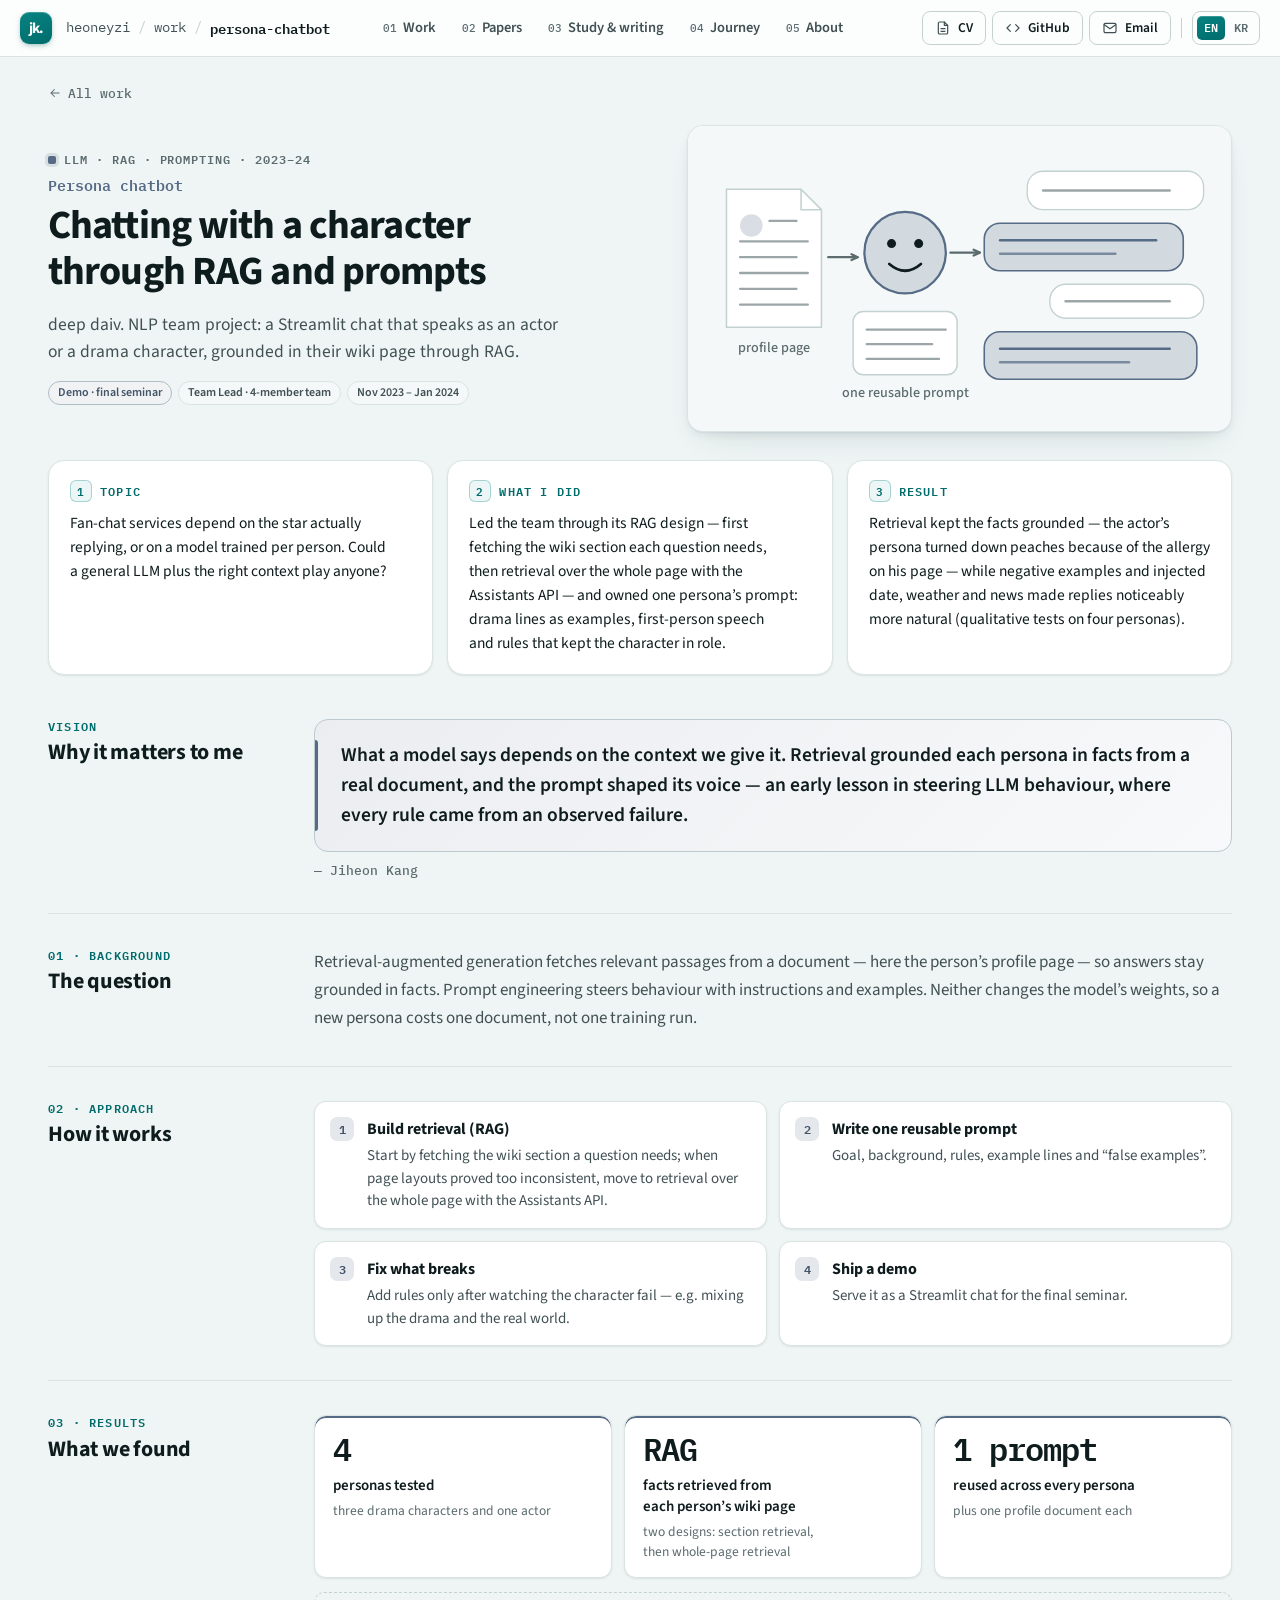
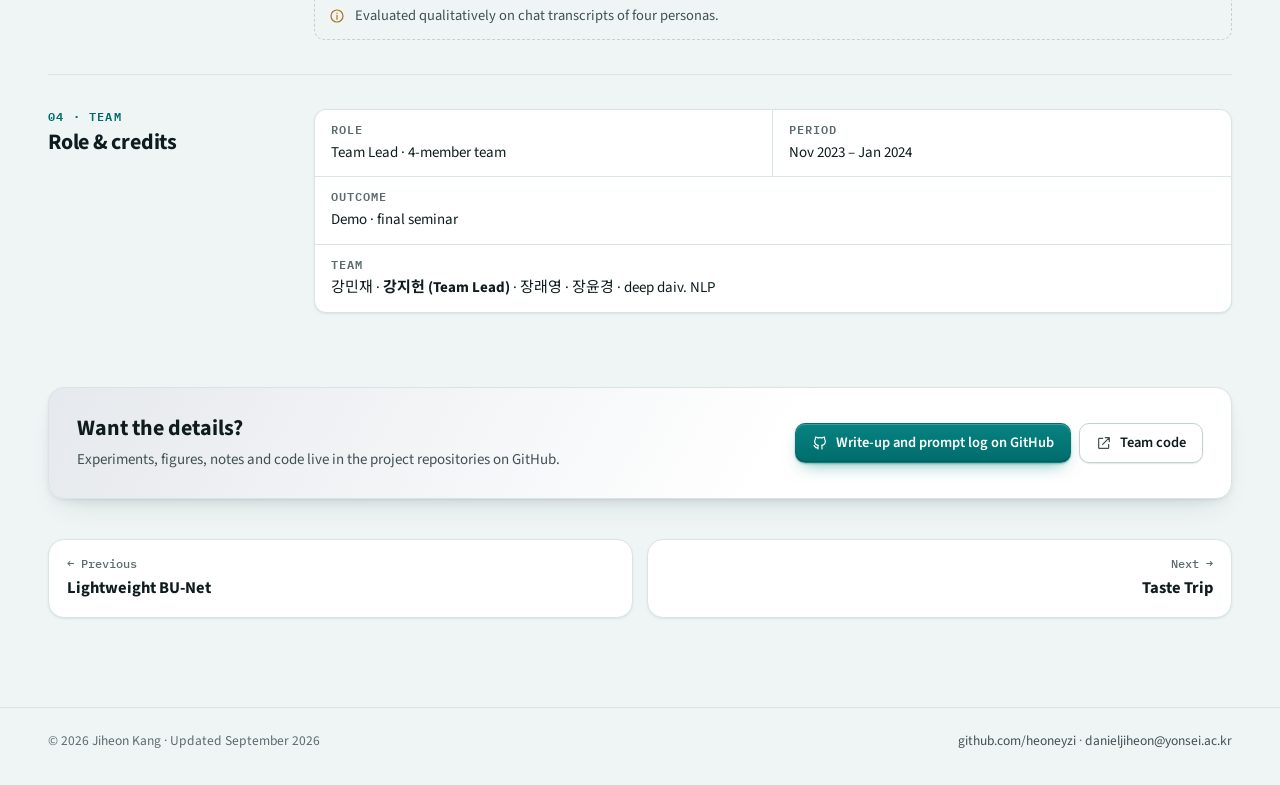
<file: projects/persona-chatbot.html>
<!doctype html>
<html lang="en">
<head>
<meta charset="utf-8">
<meta name="viewport" content="width=device-width,initial-scale=1">
<title>Persona chatbot · Jiheon Kang</title>
<meta name="title-ko" content="Persona chatbot · 강지헌">
<meta name="description" content="deep daiv. NLP team project: a Streamlit chat that speaks as an actor or a drama character, grounded in their wiki page through RAG.">
<meta name="theme-color" content="#f4f8f8">
<meta name="color-scheme" content="light">
<link rel="canonical" href="https://heoneyzi.github.io/projects/persona-chatbot.html">
<meta property="og:type" content="website">
<meta property="og:title" content="Persona chatbot · Jiheon Kang">
<meta property="og:description" content="deep daiv. NLP team project: a Streamlit chat that speaks as an actor or a drama character, grounded in their wiki page through RAG.">
<meta property="og:url" content="https://heoneyzi.github.io/projects/persona-chatbot.html">
<meta property="og:image" content="https://heoneyzi.github.io/assets/og.png">
<meta name="twitter:card" content="summary_large_image">
<link rel="icon" type="image/svg+xml" href="../favicon.svg">
<link rel="preconnect" href="https://fonts.googleapis.com">
<link rel="preconnect" href="https://fonts.gstatic.com" crossorigin>
<link rel="stylesheet" href="https://fonts.googleapis.com/css2?family=Source+Sans+3:ital,wght@0,400;0,500;0,600;0,700;1,400&family=IBM+Plex+Mono:wght@400;500;600&family=Noto+Sans+KR:wght@400;500;700&display=swap">
<link rel="stylesheet" href="../assets/site.css?v=light-only-20260928">
<script src="../assets/site.js?v=light-only-20260928" defer></script>
</head>
<body>
<a class="skip" href="#main" data-ko="본문으로 건너뛰기">Skip to content</a>
<svg class="sprite" aria-hidden="true" focusable="false" xmlns="http://www.w3.org/2000/svg"><symbol id="i-mail" viewBox="0 0 24 24" fill="none" stroke="currentColor" stroke-width="1.8" stroke-linecap="round" stroke-linejoin="round"><rect x="3" y="5" width="18" height="14" rx="2"/><path d="m3.5 7 8.5 6 8.5-6"/></symbol><symbol id="i-file" viewBox="0 0 24 24" fill="none" stroke="currentColor" stroke-width="1.8" stroke-linecap="round" stroke-linejoin="round"><path d="M14 3H7a2 2 0 0 0-2 2v14a2 2 0 0 0 2 2h10a2 2 0 0 0 2-2V8z"/><path d="M14 3v5h5M9 13h6M9 17h6"/></symbol><symbol id="i-code" viewBox="0 0 24 24" fill="none" stroke="currentColor" stroke-width="1.8" stroke-linecap="round" stroke-linejoin="round"><path d="m8 7-5 5 5 5M16 7l5 5-5 5"/></symbol><symbol id="i-user" viewBox="0 0 24 24" fill="none" stroke="currentColor" stroke-width="1.8" stroke-linecap="round" stroke-linejoin="round"><circle cx="12" cy="8" r="4"/><path d="M4 21c1.5-4 4.5-6 8-6s6.5 2 8 6"/></symbol><symbol id="i-arrow" viewBox="0 0 24 24" fill="none" stroke="currentColor" stroke-width="1.8" stroke-linecap="round" stroke-linejoin="round"><path d="M5 12h14M13 6l6 6-6 6"/></symbol><symbol id="i-ext" viewBox="0 0 24 24" fill="none" stroke="currentColor" stroke-width="1.8" stroke-linecap="round" stroke-linejoin="round"><path d="M14 4h6v6M10 14 20 4M19 14v5a1 1 0 0 1-1 1H5a1 1 0 0 1-1-1V6a1 1 0 0 1 1-1h5"/></symbol><symbol id="i-mic" viewBox="0 0 24 24" fill="none" stroke="currentColor" stroke-width="1.8" stroke-linecap="round" stroke-linejoin="round"><rect x="9" y="3" width="6" height="11" rx="3"/><path d="M5 11a7 7 0 0 0 14 0M12 18v3"/></symbol><symbol id="i-medal" viewBox="0 0 24 24" fill="none" stroke="currentColor" stroke-width="1.8" stroke-linecap="round" stroke-linejoin="round"><circle cx="12" cy="9" r="6"/><path d="m8.5 14-1.5 7 5-3 5 3-1.5-7"/></symbol><symbol id="i-papers" viewBox="0 0 24 24" fill="none" stroke="currentColor" stroke-width="1.8" stroke-linecap="round" stroke-linejoin="round"><path d="M8 3h8l4 4v12a2 2 0 0 1-2 2H8a2 2 0 0 1-2-2V5a2 2 0 0 1 2-2z"/><path d="M16 3v4h4M4 7v12a2 2 0 0 0 2 2M10 12h6M10 16h6"/></symbol><symbol id="i-users" viewBox="0 0 24 24" fill="none" stroke="currentColor" stroke-width="1.8" stroke-linecap="round" stroke-linejoin="round"><circle cx="9" cy="8" r="3.5"/><path d="M2.5 20c.9-3.4 3.3-5.5 6.5-5.5s5.6 2.1 6.5 5.5M16 4.6a3.5 3.5 0 0 1 0 6.8M18 14.8c1.8.8 3 2.6 3.5 5.2"/></symbol><symbol id="i-dna" viewBox="0 0 24 24" fill="none" stroke="currentColor" stroke-width="1.8" stroke-linecap="round" stroke-linejoin="round"><path d="M8 3c0 5 8 5 8 9s-8 4-8 9M16 3c0 5-8 5-8 9s8 4 8 9M9.5 6.5h5M10 9.5h4M10 14.5h4M9.5 17.5h5"/></symbol><symbol id="i-cell" viewBox="0 0 24 24" fill="none" stroke="currentColor" stroke-width="1.8" stroke-linecap="round" stroke-linejoin="round"><circle cx="12" cy="12" r="9"/><circle cx="13" cy="11" r="3"/><circle cx="7.5" cy="15" r=".8"/><circle cx="16" cy="16.5" r=".8"/></symbol><symbol id="i-protein" viewBox="0 0 24 24" fill="none" stroke="currentColor" stroke-width="1.8" stroke-linecap="round" stroke-linejoin="round"><circle cx="6" cy="7" r="2.5"/><circle cx="17.5" cy="6" r="2.5"/><circle cx="12" cy="17.5" r="2.5"/><path d="M8.4 6.8 15 6.2M7.1 9.2l3.7 6M16.4 8.3 13.2 15"/></symbol><symbol id="i-pill" viewBox="0 0 24 24" fill="none" stroke="currentColor" stroke-width="1.8" stroke-linecap="round" stroke-linejoin="round"><rect x="2.8" y="8.3" width="18.4" height="7.4" rx="3.7" transform="rotate(-45 12 12)"/><path d="m8.6 8.6 6.8 6.8"/></symbol><symbol id="i-pulse" viewBox="0 0 24 24" fill="none" stroke="currentColor" stroke-width="1.8" stroke-linecap="round" stroke-linejoin="round"><path d="M3 12h4l3-7 4 14 3-7h4"/></symbol><symbol id="i-film" viewBox="0 0 24 24" fill="none" stroke="currentColor" stroke-width="1.8" stroke-linecap="round" stroke-linejoin="round"><rect x="3" y="5" width="18" height="14" rx="2"/><path d="M7 5v14M17 5v14M3 9.5h4M3 14.5h4M17 9.5h4M17 14.5h4"/></symbol><symbol id="i-route" viewBox="0 0 24 24" fill="none" stroke="currentColor" stroke-width="1.8" stroke-linecap="round" stroke-linejoin="round"><circle cx="6" cy="18" r="2.5"/><circle cx="18" cy="6" r="2.5"/><path d="M8.5 18H15a3.5 3.5 0 0 0 0-7H9a3.5 3.5 0 0 1 0-7h6.5"/></symbol><symbol id="i-compass" viewBox="0 0 24 24" fill="none" stroke="currentColor" stroke-width="1.8" stroke-linecap="round" stroke-linejoin="round"><circle cx="12" cy="12" r="9"/><path d="m15.5 8.5-2 5-5 2 2-5z"/></symbol><symbol id="i-chat" viewBox="0 0 24 24" fill="none" stroke="currentColor" stroke-width="1.8" stroke-linecap="round" stroke-linejoin="round"><path d="M4 5h16v11H9l-5 4z"/><path d="M8 9.5h8M8 12.5h5"/></symbol><symbol id="i-pin" viewBox="0 0 24 24" fill="none" stroke="currentColor" stroke-width="1.8" stroke-linecap="round" stroke-linejoin="round"><path d="M12 21s7-6.2 7-12a7 7 0 1 0-14 0c0 5.8 7 12 7 12z"/><circle cx="12" cy="9" r="2.5"/></symbol><symbol id="i-book" viewBox="0 0 24 24" fill="none" stroke="currentColor" stroke-width="1.8" stroke-linecap="round" stroke-linejoin="round"><path d="M3 5h6a3 3 0 0 1 3 3v12a2 2 0 0 0-2-2H3zM21 5h-6a3 3 0 0 0-3 3v12a2 2 0 0 1 2-2h7z"/></symbol><symbol id="i-eye" viewBox="0 0 24 24" fill="none" stroke="currentColor" stroke-width="1.8" stroke-linecap="round" stroke-linejoin="round"><path d="M2 12s3.5-7 10-7 10 7 10 7-3.5 7-10 7S2 12 2 12z"/><circle cx="12" cy="12" r="3"/></symbol><symbol id="i-pen" viewBox="0 0 24 24" fill="none" stroke="currentColor" stroke-width="1.8" stroke-linecap="round" stroke-linejoin="round"><path d="M4 20h4L19 9a2.8 2.8 0 0 0-4-4L4 16z"/><path d="m13.5 6.5 4 4"/></symbol><symbol id="i-check" viewBox="0 0 24 24" fill="none" stroke="currentColor" stroke-width="1.8" stroke-linecap="round" stroke-linejoin="round"><path d="m5 12.5 4.5 4.5L19 7.5"/></symbol><symbol id="i-cap" viewBox="0 0 24 24" fill="none" stroke="currentColor" stroke-width="1.8" stroke-linecap="round" stroke-linejoin="round"><path d="M2 9.5 12 4.5l10 5-10 5z"/><path d="M6 11.5v5c3.5 2.7 8.5 2.7 12 0v-5"/></symbol><symbol id="i-info" viewBox="0 0 24 24" fill="none" stroke="currentColor" stroke-width="1.8" stroke-linecap="round" stroke-linejoin="round"><circle cx="12" cy="12" r="9"/><path d="M12 11v6M12 7.5v.5"/></symbol><symbol id="i-down" viewBox="0 0 24 24" fill="none" stroke="currentColor" stroke-width="1.8" stroke-linecap="round" stroke-linejoin="round"><path d="M12 5v14M6 13l6 6 6-6"/></symbol><symbol id="i-spark" viewBox="0 0 24 24" fill="none" stroke="currentColor" stroke-width="1.8" stroke-linecap="round" stroke-linejoin="round"><path d="M12 3l1.9 5.1L19 10l-5.1 1.9L12 17l-1.9-5.1L5 10l5.1-1.9z"/></symbol><symbol id="i-github" viewBox="0 0 24 24" fill="none" stroke="currentColor" stroke-width="1.8" stroke-linecap="round" stroke-linejoin="round"><path d="M9 19c-4.3 1.4-4.3-2.5-6-3m12 5v-3.5c0-1 .1-1.4-.5-2 2.8-.3 5.5-1.4 5.5-6a4.6 4.6 0 0 0-1.3-3.2 4.2 4.2 0 0 0-.1-3.2s-1.1-.3-3.5 1.3a12.3 12.3 0 0 0-6.2 0C6.5 2.8 5.4 3.1 5.4 3.1a4.2 4.2 0 0 0-.1 3.2A4.6 4.6 0 0 0 4 9.5c0 4.6 2.7 5.7 5.5 6-.6.6-.6 1.2-.5 2V21"/></symbol></svg>
<header class="topbar">
  <div class="tb-row">
    <a class="brand" href="../index.html" aria-label="Jiheon Kang — home" data-ko-aria="강지헌 — 홈"><span class="brand-mark">jk.</span></a>
    <div class="crumbs"><a href="../index.html">heoneyzi</a><span class="sep">/</span><a href="../index.html#work" data-ko="작업">work</a><span class="sep">/</span><span aria-current="page">persona-chatbot</span></div>
    <nav class="nav" aria-label="Sections" data-ko-aria="섹션"><a href="../index.html#work"><span class="n">01</span><span data-ko="연구·프로젝트">Work</span></a><a href="../index.html#papers"><span class="n">02</span><span data-ko="논문">Papers</span></a><a href="../index.html#study"><span class="n">03</span><span data-ko="공부·글">Study & writing</span></a><a href="../index.html#journey"><span class="n">04</span><span data-ko="걸어온 길">Journey</span></a><a href="../index.html#about"><span class="n">05</span><span data-ko="소개">About</span></a></nav>
    <div class="tb-right">
      <a class="tb-btn" href="../Jiheon_Kang_CV.pdf" target="_blank" rel="noopener" aria-label="CV (PDF)"><svg class="ic" aria-hidden="true"><use href="#i-file"/></svg><span class="t">CV</span></a>
      <a class="tb-btn" href="https://github.com/heoneyzi" target="_blank" rel="noopener" aria-label="GitHub"><svg class="ic" aria-hidden="true"><use href="#i-code"/></svg><span class="t">GitHub</span></a>
      <a class="tb-btn" href="mailto:danieljiheon@yonsei.ac.kr" aria-label="Email" data-ko-aria="이메일"><svg class="ic" aria-hidden="true"><use href="#i-mail"/></svg><span class="t" data-ko="이메일">Email</span></a>
      <span class="tb-sep" aria-hidden="true"></span>
      <button class="lang-btn" type="button" data-lang-toggle aria-label="한국어로 보기" aria-pressed="false"><span class="l-en">EN</span><span class="l-ko">KR</span></button>
    </div>
  </div>
  <nav class="nav-strip" aria-label="Sections" data-ko-aria="섹션"><a href="../index.html#work"><span class="n">01</span><span data-ko="연구·프로젝트">Work</span></a><a href="../index.html#papers"><span class="n">02</span><span data-ko="논문">Papers</span></a><a href="../index.html#study"><span class="n">03</span><span data-ko="공부·글">Study & writing</span></a><a href="../index.html#journey"><span class="n">04</span><span data-ko="걸어온 길">Journey</span></a><a href="../index.html#about"><span class="n">05</span><span data-ko="소개">About</span></a></nav>
</header>
<main id="main" class="proj dom-ai">
<div class="wrap">
  <a class="back" href="../index.html#work"><svg class="ic" aria-hidden="true"><use href="#i-arrow"/></svg><span data-ko="전체 작업">All work</span></a>
  <div class="p-head">
    <div>
      <p class="p-kicker"><span class="dot"></span><span data-ko="LLM · RAG · 프롬프트 · 2023–24">LLM · RAG · Prompting · 2023–24</span></p>
      <p class="p-short">Persona chatbot</p>
      <h1 data-ko="RAG와 프롬프트로 캐릭터와 대화하기">Chatting with a character through RAG and prompts</h1>
      <p class="p-lede" data-ko="deep daiv. NLP 팀 프로젝트 — 인물의 위키 문서를 RAG로 검색해, 배우나 드라마 캐릭터처럼 말하는 Streamlit 채팅.">deep daiv. NLP team project: a Streamlit chat that speaks as an actor or a drama character, grounded in their wiki page through RAG.</p>
      <div class="p-badges"><span class="badge b-acc" data-ko="데모 · 최종 세미나">Demo · final seminar</span><span class="badge" data-ko="팀장 · 4인 팀">Team Lead · <span class="nw">4-member</span> team</span><span class="badge" data-ko="2023.11 – 2024.01">Nov 2023 – Jan 2024</span></div>
    </div>
    <figure class="card p-hero" style="margin:0"><svg class="ill" viewBox="0 0 480 270" role="img" aria-label="A profile document and one reusable prompt let a general chat model answer in a character’s voice." data-ko-aria="프로필 문서와 재사용 프롬프트 하나로 범용 채팅 모델이 캐릭터의 말투로 답합니다." preserveAspectRatio="xMidYMid meet" xmlns="http://www.w3.org/2000/svg"><rect class="i-bg" x="0" y="0" width="480" height="270"/><path d="M34 56 H100 L118 74 V178 H34 Z" class="i-box" stroke-width="1.4"/><path d="M100 56 V74 H118" class="i-ln" stroke-width="1.4" fill="none"/><circle cx="56" cy="88" r="10" class="i-soft"/><line x1="72" y1="84" x2="96" y2="84" class="i-ln2" stroke-width="2" opacity=".6" stroke-linecap="round"/><line x1="46" y1="102" x2="106" y2="102" class="i-ln2" stroke-width="2" opacity=".6" stroke-linecap="round"/><line x1="46" y1="116" x2="96" y2="116" class="i-ln2" stroke-width="2" opacity=".6" stroke-linecap="round"/><line x1="46" y1="130" x2="106" y2="130" class="i-ln2" stroke-width="2" opacity=".6" stroke-linecap="round"/><line x1="46" y1="144" x2="96" y2="144" class="i-ln2" stroke-width="2" opacity=".6" stroke-linecap="round"/><line x1="46" y1="158" x2="106" y2="158" class="i-ln2" stroke-width="2" opacity=".6" stroke-linecap="round"/><text x="76" y="200" class="t-s lbl" text-anchor="middle" data-ko="프로필 문서">profile page</text><line x1="124" y1="116" x2="150.0" y2="116.0" class="i-ln2" stroke-width="2" stroke-linecap="round"/><path d="M144.6 118.6 L150.0 116.0 L144.6 113.4" class="i-ln2" stroke-width="2" stroke-linecap="round" stroke-linejoin="round" fill="none"/><circle cx="192" cy="112" r="36" class="i-soft"/><circle cx="192" cy="112" r="36" class="i-accs" stroke-width="2"/><circle cx="180" cy="104" r="4" class="i-inkt"/><circle cx="204" cy="104" r="4" class="i-inkt"/><path d="M178 122 Q192 134 206 122" style="stroke:var(--text);stroke-width:2.4;fill:none;stroke-linecap:round"/><rect x="146" y="164" width="92" height="56" rx="9" class="i-box" stroke-width="1.3"/><line x1="158" y1="180" x2="228" y2="180" class="i-ln2" stroke-width="2" opacity=".6" stroke-linecap="round"/><line x1="158" y1="193" x2="216" y2="193" class="i-ln2" stroke-width="2" opacity=".6" stroke-linecap="round"/><line x1="158" y1="206" x2="222" y2="206" class="i-ln2" stroke-width="2" opacity=".6" stroke-linecap="round"/><text x="192" y="240" class="t-s lbl" text-anchor="middle" data-ko="재사용 프롬프트">one reusable prompt</text><line x1="232" y1="112" x2="258.0" y2="112.0" class="i-ln2" stroke-width="2" stroke-linecap="round"/><path d="M252.6 114.6 L258.0 112.0 L252.6 109.4" class="i-ln2" stroke-width="2" stroke-linecap="round" stroke-linejoin="round" fill="none"/><rect x="300" y="40" width="156" height="34" rx="14" class="i-box" stroke-width="1.2"/><line x1="314" y1="57.0" x2="426" y2="57.0" class="i-ln2" stroke-width="2.2" opacity=".6" stroke-linecap="round"/><rect x="262" y="86" width="176" height="42" rx="14" class="i-soft"/><rect x="262" y="86" width="176" height="42" rx="14" class="i-accs" stroke-width="1.4"/><line x1="276" y1="101" x2="414" y2="101" class="i-accs" stroke-width="2.2" stroke-linecap="round"/><line x1="276" y1="113" x2="378" y2="113" class="i-accs" stroke-width="2.2" stroke-linecap="round" opacity=".7"/><rect x="320" y="140" width="136" height="30" rx="14" class="i-box" stroke-width="1.2"/><line x1="334" y1="155.0" x2="426" y2="155.0" class="i-ln2" stroke-width="2.2" opacity=".6" stroke-linecap="round"/><rect x="262" y="182" width="188" height="42" rx="14" class="i-soft"/><rect x="262" y="182" width="188" height="42" rx="14" class="i-accs" stroke-width="1.4"/><line x1="276" y1="197" x2="426" y2="197" class="i-accs" stroke-width="2.2" stroke-linecap="round"/><line x1="276" y1="209" x2="390" y2="209" class="i-accs" stroke-width="2.2" stroke-linecap="round" opacity=".7"/></svg></figure>
  </div>
  <div class="glance">
    <section class="card g-card"><h2><span class="k">1</span><span data-ko="주제">Topic</span></h2><p data-ko="팬 메시지 서비스는 스타가 직접 답하거나, 사람마다 따로 학습한 모델이 필요합니다. 범용 LLM에 알맞은 맥락만 주면 누구든 연기할 수 있을까요?"><span class="nw">Fan-chat</span> services depend on the star actually replying, or on a model trained per person. Could a general LLM plus the right context play anyone?</p></section>
    <section class="card g-card"><h2><span class="k">2</span><span data-ko="한 일">What I did</span></h2><p data-ko="팀을 이끌며 RAG를 설계했습니다. 처음에는 질문마다 필요한 위키 섹션을 찾아 넣는 방식, 다음에는 Assistants API로 문서 전체를 검색하는 방식이었습니다. 한 페르소나의 프롬프트도 맡아 드라마 대사를 예시로 넣고, 1인칭 말투를 고정하고, 캐릭터가 역할을 지키게 하는 규칙을 썼습니다.">Led the team through its RAG design — first fetching the wiki section each question needs, then retrieval over the whole page with the Assistants API — and owned one persona’s prompt: drama lines as examples, <span class="nw">first-person</span> speech and rules that kept the character in role.</p></section>
    <section class="card g-card"><h2><span class="k">3</span><span data-ko="결과">Result</span></h2><p data-ko="검색(RAG)은 답을 사실에 묶어 두었습니다. 배우 페르소나는 문서에 적힌 복숭아 알레르기를 근거로 복숭아를 사양했습니다. 부정 예시와 날짜·날씨·뉴스 정보를 넣자 답변이 눈에 띄게 자연스러워졌습니다(4명 페르소나 정성 평가).">Retrieval kept the facts grounded — the actor’s persona turned down peaches because of the allergy on his page — while negative examples and injected date, weather and news made replies noticeably more natural (qualitative tests on four personas).</p></section>
  </div>
  <div class="p-story">
    <section class="st-row"><h2><small data-ko="비전">Vision</small><span data-ko="이 연구가 제게 중요한 이유">Why it matters to me</span></h2>
      <div class="st-body"><blockquote class="vision" style="margin:0"><span data-ko="모델이 하는 말은 우리가 주는 맥락에 달려 있습니다. 검색(RAG)은 페르소나의 답을 실제 문서의 사실에 묶어 두었고, 프롬프트는 말투를 만들었습니다. LLM의 행동을 조정하는 법을 배운 초기 경험이었고, 모든 규칙은 관찰한 실패에서 나왔습니다.">What a model says depends on the context we give it. Retrieval grounded each persona in facts from a real document, and the prompt shaped its voice — an early lesson in steering LLM behaviour, where every rule came from an observed failure.</span></blockquote><p class="vision-by">— Jiheon Kang</p></div></section>
    <section class="st-row"><h2><small data-ko="01 · 배경">01 · Background</small><span data-ko="질문">The question</span></h2><div class="st-body"><p data-ko="검색 증강 생성(RAG)은 문서(여기서는 인물의 프로필 페이지)에서 관련 내용을 찾아 넣어 답이 사실에 기반하게 합니다. 프롬프트 엔지니어링은 지시문과 예시로 행동을 조정합니다. 둘 다 모델 가중치를 바꾸지 않으므로, 새 페르소나에는 학습 대신 문서 하나만 있으면 됩니다."><span class="nw">Retrieval-augmented</span> generation fetches relevant passages from a document — here the person’s profile page — so answers stay grounded in facts. Prompt engineering steers behaviour with instructions and examples. Neither changes the model’s weights, so a new persona costs one document, not one training run.</p></div></section>
    <section class="st-row"><h2><small data-ko="02 · 방법">02 · Approach</small><span data-ko="어떻게 했나">How it works</span></h2><div class="st-body"><ol class="steps"><li><b data-ko="검색(RAG) 만들기">Build retrieval (RAG)</b><span data-ko="질문마다 필요한 위키 섹션을 찾아 넣는 방식으로 시작했고, 문서 구조가 사람마다 너무 달라 Assistants API로 문서 전체를 검색하는 방식으로 옮겼습니다.">Start by fetching the wiki section a question needs; when page layouts proved too inconsistent, move to retrieval over the whole page with the Assistants API.</span></li><li><b data-ko="재사용 프롬프트 작성">Write one reusable prompt</b><span data-ko="목표, 배경, 규칙, 예시 대사, 그리고 “잘못된 예시”를 담았습니다.">Goal, background, rules, example lines and “false examples”.</span></li><li><b data-ko="깨지는 부분 고치기">Fix what breaks</b><span data-ko="캐릭터가 실제로 실패하는 모습을 보고 규칙을 더했습니다. 예를 들어 드라마 속 세계와 현실을 혼동할 때입니다.">Add rules only after watching the character fail — e.g. mixing up the drama and the real world.</span></li><li><b data-ko="데모 공개">Ship a demo</b><span data-ko="최종 세미나에서 Streamlit 채팅으로 시연했습니다.">Serve it as a Streamlit chat for the final seminar.</span></li></ol></div></section>
    <section class="st-row"><h2><small data-ko="03 · 결과">03 · Results</small><span data-ko="무엇을 알아냈나">What we found</span></h2><div class="st-body"><div class="kpis"><div class="kpi"><p class="kpi-v">4</p><p class="kpi-l" data-ko="시험한 페르소나">personas tested</p><p class="kpi-n" data-ko="드라마 캐릭터 3명과 배우 1명">three drama characters and one actor</p></div><div class="kpi"><p class="kpi-v">RAG</p><p class="kpi-l" data-ko="인물 위키 문서에서 사실을 검색">facts retrieved from each person’s wiki page</p><p class="kpi-n" data-ko="두 가지 설계: 섹션 검색 → 문서 전체 검색">two designs: section retrieval, then <span class="nw">whole-page</span> retrieval</p></div><div class="kpi"><p class="kpi-v" data-ko="프롬프트 1개">1 prompt</p><p class="kpi-l" data-ko="모든 페르소나에 재사용">reused across every persona</p><p class="kpi-n" data-ko="페르소나마다 프로필 문서 1개">plus one profile document each</p></div></div><p class="scope"><svg class="ic" aria-hidden="true"><use href="#i-info"/></svg><span data-ko="4명의 페르소나 대화 기록으로 정성 평가했습니다.">Evaluated qualitatively on chat transcripts of four personas.</span></p></div></section>
    <section class="st-row"><h2><small data-ko="04 · 팀">04 · Team</small><span data-ko="역할과 팀">Role &amp; credits</span></h2><div class="st-body"><dl class="facts">
  <div><dt data-ko="역할">Role</dt><dd data-ko="팀장 · 4인 팀">Team Lead · 4-member team</dd></div>
  <div><dt data-ko="기간">Period</dt><dd data-ko="2023.11 – 2024.01">Nov 2023 – Jan 2024</dd></div>
  <div class="full"><dt data-ko="성과">Outcome</dt><dd data-ko="데모 · 최종 세미나">Demo · final seminar</dd></div>
  <div class="full"><dt data-ko="팀">Team</dt><dd data-ko="강민재 · &lt;b&gt;강지헌(팀장)&lt;/b&gt; · 장래영 · 장윤경 · deep daiv. NLP">강민재 · <b>강지헌 (Team Lead)</b> · 장래영 · 장윤경 · deep daiv. NLP</dd></div>
</dl></div></section>
    
  </div>
  <aside class="card cta">
    <div><h2 data-ko="더 자세히 보고 싶다면">Want the details?</h2><p data-ko="실험, 그림, 노트, 코드는 GitHub의 각 프로젝트 저장소에 정리되어 있습니다.">Experiments, figures, notes and code live in the project repositories on GitHub.</p></div>
    <div class="cta-links"><a class="btn btn-primary" href="https://github.com/heoneyzi/Deep_Daiv/tree/main/Project/NLP" target="_blank" rel="noopener"><svg class="ic" aria-hidden="true"><use href="#i-github"/></svg><span data-ko="GitHub에서 정리 글과 프롬프트 기록 보기"><span class="nw">Write-up</span> and prompt log on GitHub</span></a><a class="btn" href="https://github.com/heoneyzi/prompted_celebrity" target="_blank" rel="noopener"><svg class="ic" aria-hidden="true"><use href="#i-ext"/></svg><span data-ko="팀 코드">Team code</span></a></div>
  </aside>
  <nav class="pn" aria-label="More projects" data-ko-aria="다른 프로젝트">
    <a class="card tilt dom-clinic" data-tilt href="bu-net.html"><small data-ko="← 이전">← Previous</small><b>Lightweight BU-Net</b></a>
    <a class="card tilt next dom-ai" data-tilt href="taste-trip.html"><small data-ko="다음 →">Next →</small><b>Taste Trip</b></a>
  </nav>
</div>
</main>
<footer class="foot">
  <div class="wrap">
    <span>© 2026 Jiheon Kang · <span data-ko="2026년 9월 업데이트">Updated September 2026</span></span>
    <span><a href="https://github.com/heoneyzi" target="_blank" rel="noopener">github.com/heoneyzi</a> · <a href="mailto:danieljiheon@yonsei.ac.kr">danieljiheon@yonsei.ac.kr</a></span>
  </div>
</footer>
</body>
</html>
</file>
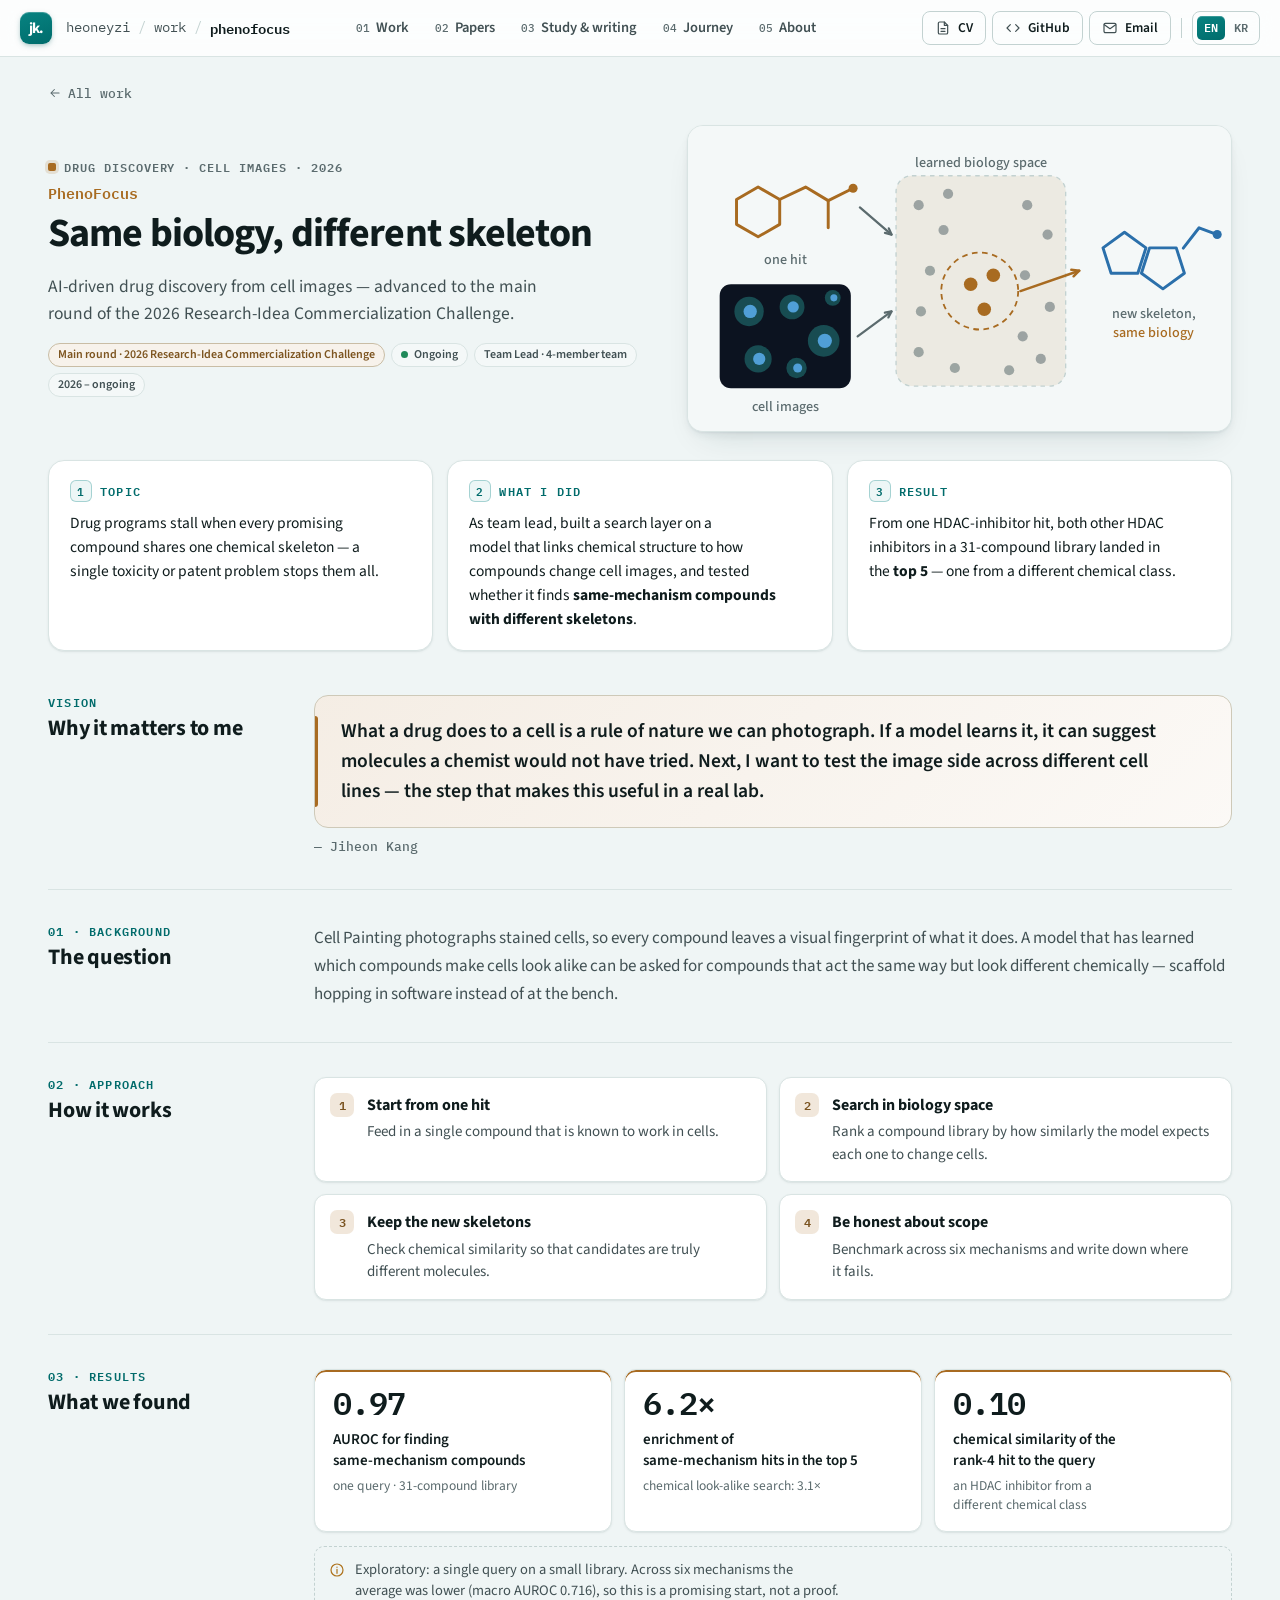
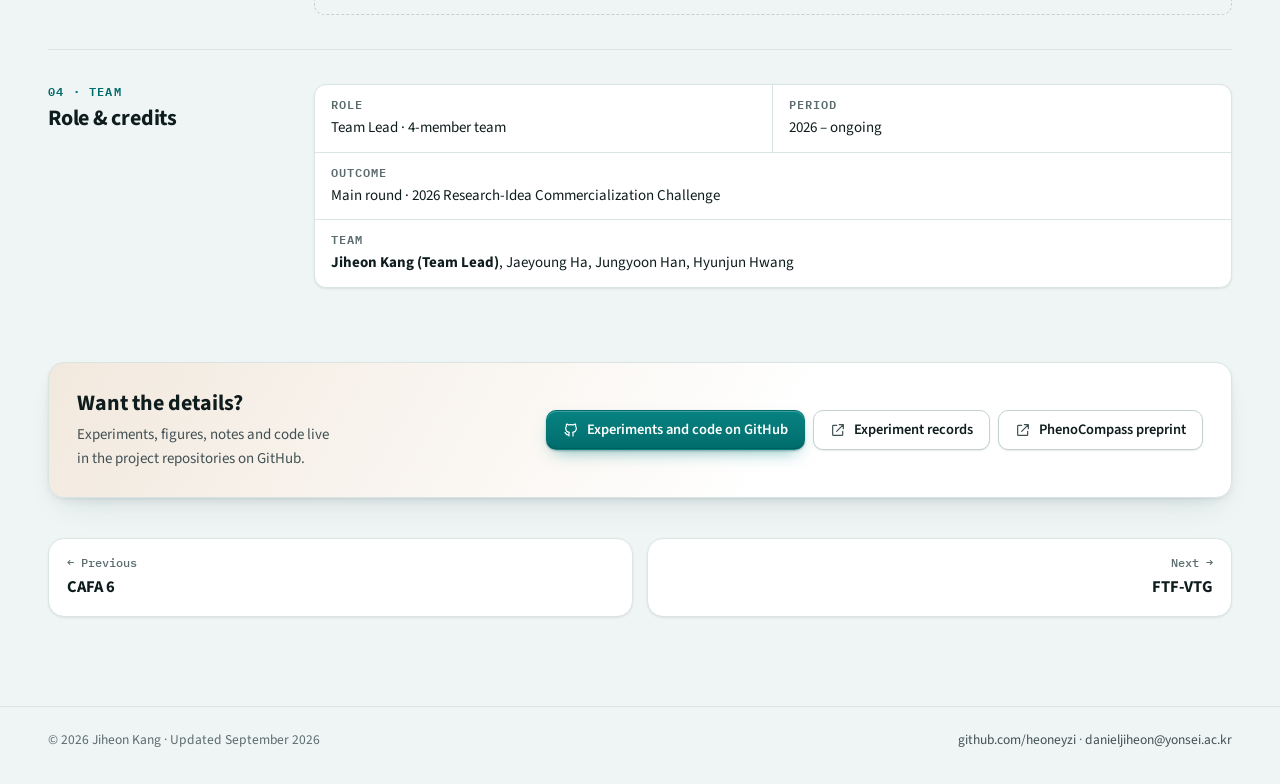
<file: projects/phenofocus.html>
<!doctype html>
<html lang="en">
<head>
<meta charset="utf-8">
<meta name="viewport" content="width=device-width,initial-scale=1">
<title>PhenoFocus · Jiheon Kang</title>
<meta name="title-ko" content="PhenoFocus · 강지헌">
<meta name="description" content="AI-driven drug discovery from cell images — advanced to the main round of the 2026 Research-Idea Commercialization Challenge.">
<meta name="theme-color" content="#f4f8f8">
<meta name="color-scheme" content="light">
<link rel="canonical" href="https://heoneyzi.github.io/projects/phenofocus.html">
<meta property="og:type" content="website">
<meta property="og:title" content="PhenoFocus · Jiheon Kang">
<meta property="og:description" content="AI-driven drug discovery from cell images — advanced to the main round of the 2026 Research-Idea Commercialization Challenge.">
<meta property="og:url" content="https://heoneyzi.github.io/projects/phenofocus.html">
<meta property="og:image" content="https://heoneyzi.github.io/assets/og.png">
<meta name="twitter:card" content="summary_large_image">
<link rel="icon" type="image/svg+xml" href="../favicon.svg">
<link rel="preconnect" href="https://fonts.googleapis.com">
<link rel="preconnect" href="https://fonts.gstatic.com" crossorigin>
<link rel="stylesheet" href="https://fonts.googleapis.com/css2?family=Source+Sans+3:ital,wght@0,400;0,500;0,600;0,700;1,400&family=IBM+Plex+Mono:wght@400;500;600&family=Noto+Sans+KR:wght@400;500;700&display=swap">
<link rel="stylesheet" href="../assets/site.css?v=light-only-20260928">
<script src="../assets/site.js?v=light-only-20260928" defer></script>
</head>
<body>
<a class="skip" href="#main" data-ko="본문으로 건너뛰기">Skip to content</a>
<svg class="sprite" aria-hidden="true" focusable="false" xmlns="http://www.w3.org/2000/svg"><symbol id="i-mail" viewBox="0 0 24 24" fill="none" stroke="currentColor" stroke-width="1.8" stroke-linecap="round" stroke-linejoin="round"><rect x="3" y="5" width="18" height="14" rx="2"/><path d="m3.5 7 8.5 6 8.5-6"/></symbol><symbol id="i-file" viewBox="0 0 24 24" fill="none" stroke="currentColor" stroke-width="1.8" stroke-linecap="round" stroke-linejoin="round"><path d="M14 3H7a2 2 0 0 0-2 2v14a2 2 0 0 0 2 2h10a2 2 0 0 0 2-2V8z"/><path d="M14 3v5h5M9 13h6M9 17h6"/></symbol><symbol id="i-code" viewBox="0 0 24 24" fill="none" stroke="currentColor" stroke-width="1.8" stroke-linecap="round" stroke-linejoin="round"><path d="m8 7-5 5 5 5M16 7l5 5-5 5"/></symbol><symbol id="i-user" viewBox="0 0 24 24" fill="none" stroke="currentColor" stroke-width="1.8" stroke-linecap="round" stroke-linejoin="round"><circle cx="12" cy="8" r="4"/><path d="M4 21c1.5-4 4.5-6 8-6s6.5 2 8 6"/></symbol><symbol id="i-arrow" viewBox="0 0 24 24" fill="none" stroke="currentColor" stroke-width="1.8" stroke-linecap="round" stroke-linejoin="round"><path d="M5 12h14M13 6l6 6-6 6"/></symbol><symbol id="i-ext" viewBox="0 0 24 24" fill="none" stroke="currentColor" stroke-width="1.8" stroke-linecap="round" stroke-linejoin="round"><path d="M14 4h6v6M10 14 20 4M19 14v5a1 1 0 0 1-1 1H5a1 1 0 0 1-1-1V6a1 1 0 0 1 1-1h5"/></symbol><symbol id="i-mic" viewBox="0 0 24 24" fill="none" stroke="currentColor" stroke-width="1.8" stroke-linecap="round" stroke-linejoin="round"><rect x="9" y="3" width="6" height="11" rx="3"/><path d="M5 11a7 7 0 0 0 14 0M12 18v3"/></symbol><symbol id="i-medal" viewBox="0 0 24 24" fill="none" stroke="currentColor" stroke-width="1.8" stroke-linecap="round" stroke-linejoin="round"><circle cx="12" cy="9" r="6"/><path d="m8.5 14-1.5 7 5-3 5 3-1.5-7"/></symbol><symbol id="i-papers" viewBox="0 0 24 24" fill="none" stroke="currentColor" stroke-width="1.8" stroke-linecap="round" stroke-linejoin="round"><path d="M8 3h8l4 4v12a2 2 0 0 1-2 2H8a2 2 0 0 1-2-2V5a2 2 0 0 1 2-2z"/><path d="M16 3v4h4M4 7v12a2 2 0 0 0 2 2M10 12h6M10 16h6"/></symbol><symbol id="i-users" viewBox="0 0 24 24" fill="none" stroke="currentColor" stroke-width="1.8" stroke-linecap="round" stroke-linejoin="round"><circle cx="9" cy="8" r="3.5"/><path d="M2.5 20c.9-3.4 3.3-5.5 6.5-5.5s5.6 2.1 6.5 5.5M16 4.6a3.5 3.5 0 0 1 0 6.8M18 14.8c1.8.8 3 2.6 3.5 5.2"/></symbol><symbol id="i-dna" viewBox="0 0 24 24" fill="none" stroke="currentColor" stroke-width="1.8" stroke-linecap="round" stroke-linejoin="round"><path d="M8 3c0 5 8 5 8 9s-8 4-8 9M16 3c0 5-8 5-8 9s8 4 8 9M9.5 6.5h5M10 9.5h4M10 14.5h4M9.5 17.5h5"/></symbol><symbol id="i-cell" viewBox="0 0 24 24" fill="none" stroke="currentColor" stroke-width="1.8" stroke-linecap="round" stroke-linejoin="round"><circle cx="12" cy="12" r="9"/><circle cx="13" cy="11" r="3"/><circle cx="7.5" cy="15" r=".8"/><circle cx="16" cy="16.5" r=".8"/></symbol><symbol id="i-protein" viewBox="0 0 24 24" fill="none" stroke="currentColor" stroke-width="1.8" stroke-linecap="round" stroke-linejoin="round"><circle cx="6" cy="7" r="2.5"/><circle cx="17.5" cy="6" r="2.5"/><circle cx="12" cy="17.5" r="2.5"/><path d="M8.4 6.8 15 6.2M7.1 9.2l3.7 6M16.4 8.3 13.2 15"/></symbol><symbol id="i-pill" viewBox="0 0 24 24" fill="none" stroke="currentColor" stroke-width="1.8" stroke-linecap="round" stroke-linejoin="round"><rect x="2.8" y="8.3" width="18.4" height="7.4" rx="3.7" transform="rotate(-45 12 12)"/><path d="m8.6 8.6 6.8 6.8"/></symbol><symbol id="i-pulse" viewBox="0 0 24 24" fill="none" stroke="currentColor" stroke-width="1.8" stroke-linecap="round" stroke-linejoin="round"><path d="M3 12h4l3-7 4 14 3-7h4"/></symbol><symbol id="i-film" viewBox="0 0 24 24" fill="none" stroke="currentColor" stroke-width="1.8" stroke-linecap="round" stroke-linejoin="round"><rect x="3" y="5" width="18" height="14" rx="2"/><path d="M7 5v14M17 5v14M3 9.5h4M3 14.5h4M17 9.5h4M17 14.5h4"/></symbol><symbol id="i-route" viewBox="0 0 24 24" fill="none" stroke="currentColor" stroke-width="1.8" stroke-linecap="round" stroke-linejoin="round"><circle cx="6" cy="18" r="2.5"/><circle cx="18" cy="6" r="2.5"/><path d="M8.5 18H15a3.5 3.5 0 0 0 0-7H9a3.5 3.5 0 0 1 0-7h6.5"/></symbol><symbol id="i-compass" viewBox="0 0 24 24" fill="none" stroke="currentColor" stroke-width="1.8" stroke-linecap="round" stroke-linejoin="round"><circle cx="12" cy="12" r="9"/><path d="m15.5 8.5-2 5-5 2 2-5z"/></symbol><symbol id="i-chat" viewBox="0 0 24 24" fill="none" stroke="currentColor" stroke-width="1.8" stroke-linecap="round" stroke-linejoin="round"><path d="M4 5h16v11H9l-5 4z"/><path d="M8 9.5h8M8 12.5h5"/></symbol><symbol id="i-pin" viewBox="0 0 24 24" fill="none" stroke="currentColor" stroke-width="1.8" stroke-linecap="round" stroke-linejoin="round"><path d="M12 21s7-6.2 7-12a7 7 0 1 0-14 0c0 5.8 7 12 7 12z"/><circle cx="12" cy="9" r="2.5"/></symbol><symbol id="i-book" viewBox="0 0 24 24" fill="none" stroke="currentColor" stroke-width="1.8" stroke-linecap="round" stroke-linejoin="round"><path d="M3 5h6a3 3 0 0 1 3 3v12a2 2 0 0 0-2-2H3zM21 5h-6a3 3 0 0 0-3 3v12a2 2 0 0 1 2-2h7z"/></symbol><symbol id="i-eye" viewBox="0 0 24 24" fill="none" stroke="currentColor" stroke-width="1.8" stroke-linecap="round" stroke-linejoin="round"><path d="M2 12s3.5-7 10-7 10 7 10 7-3.5 7-10 7S2 12 2 12z"/><circle cx="12" cy="12" r="3"/></symbol><symbol id="i-pen" viewBox="0 0 24 24" fill="none" stroke="currentColor" stroke-width="1.8" stroke-linecap="round" stroke-linejoin="round"><path d="M4 20h4L19 9a2.8 2.8 0 0 0-4-4L4 16z"/><path d="m13.5 6.5 4 4"/></symbol><symbol id="i-check" viewBox="0 0 24 24" fill="none" stroke="currentColor" stroke-width="1.8" stroke-linecap="round" stroke-linejoin="round"><path d="m5 12.5 4.5 4.5L19 7.5"/></symbol><symbol id="i-cap" viewBox="0 0 24 24" fill="none" stroke="currentColor" stroke-width="1.8" stroke-linecap="round" stroke-linejoin="round"><path d="M2 9.5 12 4.5l10 5-10 5z"/><path d="M6 11.5v5c3.5 2.7 8.5 2.7 12 0v-5"/></symbol><symbol id="i-info" viewBox="0 0 24 24" fill="none" stroke="currentColor" stroke-width="1.8" stroke-linecap="round" stroke-linejoin="round"><circle cx="12" cy="12" r="9"/><path d="M12 11v6M12 7.5v.5"/></symbol><symbol id="i-down" viewBox="0 0 24 24" fill="none" stroke="currentColor" stroke-width="1.8" stroke-linecap="round" stroke-linejoin="round"><path d="M12 5v14M6 13l6 6 6-6"/></symbol><symbol id="i-spark" viewBox="0 0 24 24" fill="none" stroke="currentColor" stroke-width="1.8" stroke-linecap="round" stroke-linejoin="round"><path d="M12 3l1.9 5.1L19 10l-5.1 1.9L12 17l-1.9-5.1L5 10l5.1-1.9z"/></symbol><symbol id="i-github" viewBox="0 0 24 24" fill="none" stroke="currentColor" stroke-width="1.8" stroke-linecap="round" stroke-linejoin="round"><path d="M9 19c-4.3 1.4-4.3-2.5-6-3m12 5v-3.5c0-1 .1-1.4-.5-2 2.8-.3 5.5-1.4 5.5-6a4.6 4.6 0 0 0-1.3-3.2 4.2 4.2 0 0 0-.1-3.2s-1.1-.3-3.5 1.3a12.3 12.3 0 0 0-6.2 0C6.5 2.8 5.4 3.1 5.4 3.1a4.2 4.2 0 0 0-.1 3.2A4.6 4.6 0 0 0 4 9.5c0 4.6 2.7 5.7 5.5 6-.6.6-.6 1.2-.5 2V21"/></symbol></svg>
<header class="topbar">
  <div class="tb-row">
    <a class="brand" href="../index.html" aria-label="Jiheon Kang — home" data-ko-aria="강지헌 — 홈"><span class="brand-mark">jk.</span></a>
    <div class="crumbs"><a href="../index.html">heoneyzi</a><span class="sep">/</span><a href="../index.html#work" data-ko="작업">work</a><span class="sep">/</span><span aria-current="page">phenofocus</span></div>
    <nav class="nav" aria-label="Sections" data-ko-aria="섹션"><a href="../index.html#work"><span class="n">01</span><span data-ko="연구·프로젝트">Work</span></a><a href="../index.html#papers"><span class="n">02</span><span data-ko="논문">Papers</span></a><a href="../index.html#study"><span class="n">03</span><span data-ko="공부·글">Study & writing</span></a><a href="../index.html#journey"><span class="n">04</span><span data-ko="걸어온 길">Journey</span></a><a href="../index.html#about"><span class="n">05</span><span data-ko="소개">About</span></a></nav>
    <div class="tb-right">
      <a class="tb-btn" href="../Jiheon_Kang_CV.pdf" target="_blank" rel="noopener" aria-label="CV (PDF)"><svg class="ic" aria-hidden="true"><use href="#i-file"/></svg><span class="t">CV</span></a>
      <a class="tb-btn" href="https://github.com/heoneyzi" target="_blank" rel="noopener" aria-label="GitHub"><svg class="ic" aria-hidden="true"><use href="#i-code"/></svg><span class="t">GitHub</span></a>
      <a class="tb-btn" href="mailto:danieljiheon@yonsei.ac.kr" aria-label="Email" data-ko-aria="이메일"><svg class="ic" aria-hidden="true"><use href="#i-mail"/></svg><span class="t" data-ko="이메일">Email</span></a>
      <span class="tb-sep" aria-hidden="true"></span>
      <button class="lang-btn" type="button" data-lang-toggle aria-label="한국어로 보기" aria-pressed="false"><span class="l-en">EN</span><span class="l-ko">KR</span></button>
    </div>
  </div>
  <nav class="nav-strip" aria-label="Sections" data-ko-aria="섹션"><a href="../index.html#work"><span class="n">01</span><span data-ko="연구·프로젝트">Work</span></a><a href="../index.html#papers"><span class="n">02</span><span data-ko="논문">Papers</span></a><a href="../index.html#study"><span class="n">03</span><span data-ko="공부·글">Study & writing</span></a><a href="../index.html#journey"><span class="n">04</span><span data-ko="걸어온 길">Journey</span></a><a href="../index.html#about"><span class="n">05</span><span data-ko="소개">About</span></a></nav>
</header>
<main id="main" class="proj dom-drug">
<div class="wrap">
  <a class="back" href="../index.html#work"><svg class="ic" aria-hidden="true"><use href="#i-arrow"/></svg><span data-ko="전체 작업">All work</span></a>
  <div class="p-head">
    <div>
      <p class="p-kicker"><span class="dot"></span><span data-ko="신약 개발 · 세포 이미지 · 2026">Drug discovery · Cell images · 2026</span></p>
      <p class="p-short">PhenoFocus</p>
      <h1 data-ko="같은 작용, 다른 골격">Same biology, different skeleton</h1>
      <p class="p-lede" data-ko="세포 이미지로 하는 AI 신약 개발 — 2026 연구 아이디어 사업화 챌린지 본선에 진출했습니다."><span class="nw">AI-driven</span> drug discovery from cell images — advanced to the main round of the 2026 <span class="nw">Research-Idea</span> Commercialization Challenge.</p>
      <div class="p-badges"><span class="badge b-acc" data-ko="본선 진출 · 2026 연구 아이디어 사업화 챌린지">Main round · 2026 <span class="nw">Research-Idea</span> Commercialization Challenge</span><span class="badge b-live" data-ko="진행 중">Ongoing</span><span class="badge" data-ko="팀장 · 4인 팀">Team Lead · <span class="nw">4-member</span> team</span><span class="badge" data-ko="2026 – 진행 중">2026 – ongoing</span></div>
    </div>
    <figure class="card p-hero" style="margin:0"><svg class="ill" viewBox="0 0 480 270" role="img" aria-label="One active compound and cell images map into a learned biology space; a neighbour with a different chemical skeleton is retrieved." data-ko-aria="효과가 확인된 화합물과 세포 이미지를 학습된 생물학 공간에 놓고, 골격이 다른 이웃 화합물을 찾아냅니다." preserveAspectRatio="xMidYMid meet" xmlns="http://www.w3.org/2000/svg"><rect class="i-bg" x="0" y="0" width="480" height="270"/><polygon points="81.1,87.0 62.0,98.0 42.9,87.0 42.9,65.0 62.0,54.0 81.1,65.0" class="i-accs" stroke-width="2.6" fill="none" stroke-linejoin="round"/><polyline points="81,65 104,54 124,66 146,55" class="i-accs" stroke-width="2.6" fill="none" stroke-linecap="round" stroke-linejoin="round"/><line x1="124" y1="66" x2="124" y2="90" class="i-accs" stroke-width="2.6" stroke-linecap="round"/><circle cx="146" cy="55" r="4" class="i-acc"/><text x="86" y="122" class="t-s lbl" text-anchor="middle" data-ko="효과가 확인된 화합물">one hit</text><rect x="28" y="140" width="116" height="92" rx="10" style="fill:#0c1320"/><circle cx="54" cy="164" r="13" style="fill:#2eb8ae" opacity=".35"/><circle cx="55" cy="164" r="5.9" style="fill:#57a9e6" opacity=".9"/><circle cx="92" cy="160" r="11" style="fill:#2eb8ae" opacity=".35"/><circle cx="93" cy="160" r="5.0" style="fill:#57a9e6" opacity=".9"/><circle cx="120" cy="190" r="14" style="fill:#2eb8ae" opacity=".35"/><circle cx="121" cy="190" r="6.3" style="fill:#57a9e6" opacity=".9"/><circle cx="62" cy="206" r="12" style="fill:#2eb8ae" opacity=".35"/><circle cx="63" cy="206" r="5.4" style="fill:#57a9e6" opacity=".9"/><circle cx="96" cy="214" r="9" style="fill:#2eb8ae" opacity=".35"/><circle cx="97" cy="214" r="4.0" style="fill:#57a9e6" opacity=".9"/><circle cx="128" cy="152" r="7" style="fill:#2eb8ae" opacity=".35"/><circle cx="129" cy="152" r="3.1" style="fill:#57a9e6" opacity=".9"/><text x="86" y="252" class="t-s lbl" text-anchor="middle" data-ko="세포 이미지">cell images</text><line x1="152" y1="72" x2="180.0" y2="96.0" class="i-ln2" stroke-width="2" stroke-linecap="round"/><path d="M174.2 94.5 L180.0 96.0 L177.6 90.5" class="i-ln2" stroke-width="2" stroke-linecap="round" stroke-linejoin="round" fill="none"/><line x1="150" y1="186" x2="180.0" y2="164.0" class="i-ln2" stroke-width="2" stroke-linecap="round"/><path d="M177.2 169.3 L180.0 164.0 L174.1 165.1" class="i-ln2" stroke-width="2" stroke-linecap="round" stroke-linejoin="round" fill="none"/><rect x="184" y="44" width="150" height="186" rx="14" class="i-soft2"/><rect x="184" y="44" width="150" height="186" rx="14" class="i-ln" stroke-width="1.2" stroke-dasharray="4 4"/><circle cx="204" cy="70" r="4.5" class="i-ink" opacity=".55"/><circle cx="226" cy="92" r="4.5" class="i-ink" opacity=".55"/><circle cx="300" cy="70" r="4.5" class="i-ink" opacity=".55"/><circle cx="318" cy="96" r="4.5" class="i-ink" opacity=".55"/><circle cx="214" cy="128" r="4.5" class="i-ink" opacity=".55"/><circle cx="298" cy="132" r="4.5" class="i-ink" opacity=".55"/><circle cx="204" cy="200" r="4.5" class="i-ink" opacity=".55"/><circle cx="236" cy="214" r="4.5" class="i-ink" opacity=".55"/><circle cx="312" cy="206" r="4.5" class="i-ink" opacity=".55"/><circle cx="284" cy="216" r="4.5" class="i-ink" opacity=".55"/><circle cx="320" cy="160" r="4.5" class="i-ink" opacity=".55"/><circle cx="206" cy="164" r="4.5" class="i-ink" opacity=".55"/><circle cx="296" cy="186" r="4.5" class="i-ink" opacity=".55"/><circle cx="230" cy="60" r="4.5" class="i-ink" opacity=".55"/><circle cx="258" cy="146" r="34" class="i-accs" stroke-width="1.6" stroke-dasharray="5 4"/><circle cx="250" cy="140" r="6" class="i-acc"/><circle cx="270" cy="132" r="6" class="i-acc"/><circle cx="262" cy="162" r="6" class="i-acc"/><text x="259" y="36" class="t-s lbl" text-anchor="middle" data-ko="학습된 생물학 공간">learned biology space</text><line x1="294" y1="146" x2="346.0" y2="128.0" class="i-accs" stroke-width="2.2" stroke-linecap="round"/><path d="M341.0 132.9 L346.0 128.0 L339.0 127.2" class="i-accs" stroke-width="2.2" stroke-linecap="round" stroke-linejoin="round" fill="none"/><polygon points="386.0,94.0 405.0,107.8 397.8,130.2 374.2,130.2 367.0,107.8" class="i-c2s" stroke-width="2.6" fill="none" stroke-linejoin="round"/><polygon points="431.8,107.8 439.0,130.2 420.0,144.0 401.0,130.2 408.2,107.8" class="i-c2s" stroke-width="2.6" fill="none" stroke-linejoin="round"/><polyline points="438,108 452,90 468,96" class="i-c2s" stroke-width="2.6" fill="none" stroke-linecap="round" stroke-linejoin="round"/><circle cx="468" cy="96" r="4" class="i-c2"/><text x="412" y="170" class="t-s lbl" text-anchor="middle" data-ko="다른 골격,">new skeleton,</text><text x="412" y="187" class="t-s t-acc lbl" text-anchor="middle" data-ko="같은 작용">same biology</text></svg></figure>
  </div>
  <div class="glance">
    <section class="card g-card"><h2><span class="k">1</span><span data-ko="주제">Topic</span></h2><p data-ko="유망한 화합물이 모두 같은 화학 골격을 공유하면, 독성이나 특허 문제 하나로 신약 개발 전체가 멈춥니다.">Drug programs stall when every promising compound shares one chemical skeleton — a single toxicity or patent problem stops them all.</p></section>
    <section class="card g-card"><h2><span class="k">2</span><span data-ko="한 일">What I did</span></h2><p data-ko="팀장으로서 화학 구조와 “화합물이 세포 이미지를 어떻게 바꾸는지”를 연결한 모델 위에 검색 기능을 만들고, &lt;b&gt;작용은 같고 골격은 다른 화합물&lt;/b&gt;을 찾는지 시험했습니다.">As team lead, built a search layer on a model that links chemical structure to how compounds change cell images, and tested whether it finds <b><span class="nw">same-mechanism</span> compounds with different skeletons</b>.</p></section>
    <section class="card g-card"><h2><span class="k">3</span><span data-ko="결과">Result</span></h2><p data-ko="HDAC 억제제 하나로 검색하자, 31개 화합물 중 나머지 HDAC 억제제 2개가 모두 &lt;b&gt;상위 5위&lt;/b&gt; 안에 들었고, 그중 하나는 화학 계열이 달랐습니다.">From one <span class="nw">HDAC-inhibitor</span> hit, both other HDAC inhibitors in a <span class="nw">31-compound</span> library landed in the <b>top 5</b> — one from a different chemical class.</p></section>
  </div>
  <div class="p-story">
    <section class="st-row"><h2><small data-ko="비전">Vision</small><span data-ko="이 연구가 제게 중요한 이유">Why it matters to me</span></h2>
      <div class="st-body"><blockquote class="vision" style="margin:0"><span data-ko="약물이 세포에 하는 일은 사진으로 찍을 수 있는 자연의 규칙입니다. 모델이 그 규칙을 배운다면, 화학자가 시도하지 않았을 분자를 제안할 수 있습니다. 다음 단계는 서로 다른 세포주에서 이미지 쪽을 검증해, 실제 실험실에서 쓸 수 있게 만드는 일입니다.">What a drug does to a cell is a rule of nature we can photograph. If a model learns it, it can suggest molecules a chemist would not have tried. Next, I want to test the image side across different cell lines — the step that makes this useful in a real lab.</span></blockquote><p class="vision-by">— Jiheon Kang</p></div></section>
    <section class="st-row"><h2><small data-ko="01 · 배경">01 · Background</small><span data-ko="질문">The question</span></h2><div class="st-body"><p data-ko="Cell Painting은 염색한 세포를 촬영해 화합물마다 세포에 남기는 “시각적 지문”을 얻는 실험입니다. 어떤 화합물들이 세포를 비슷하게 바꾸는지 배운 모델이라면, 작용은 같지만 화학 구조는 다른 화합물을 찾아 줄 수 있습니다. 실험실 대신 소프트웨어에서 하는 골격 바꾸기(scaffold hopping)입니다.">Cell Painting photographs stained cells, so every compound leaves a visual fingerprint of what it does. A model that has learned which compounds make cells look alike can be asked for compounds that act the same way but look different chemically — scaffold hopping in software instead of at the bench.</p></div></section>
    <section class="st-row"><h2><small data-ko="02 · 방법">02 · Approach</small><span data-ko="어떻게 했나">How it works</span></h2><div class="st-body"><ol class="steps"><li><b data-ko="화합물 하나에서 시작">Start from one hit</b><span data-ko="세포에서 효과가 확인된 화합물 하나를 넣습니다.">Feed in a single compound that is known to work in cells.</span></li><li><b data-ko="생물학 공간에서 검색">Search in biology space</b><span data-ko="모델이 예상하는 세포 변화가 얼마나 비슷한지로 화합물 라이브러리를 정렬합니다.">Rank a compound library by how similarly the model expects each one to change cells.</span></li><li><b data-ko="새 골격 고르기">Keep the new skeletons</b><span data-ko="화학적 유사도를 확인해 후보가 실제로 다른 분자인지 봅니다.">Check chemical similarity so that candidates are truly different molecules.</span></li><li><b data-ko="한계까지 기록">Be honest about scope</b><span data-ko="6가지 작용 기전으로 벤치마크하고 잘 안 되는 경우도 기록합니다.">Benchmark across six mechanisms and write down where it fails.</span></li></ol></div></section>
    <section class="st-row"><h2><small data-ko="03 · 결과">03 · Results</small><span data-ko="무엇을 알아냈나">What we found</span></h2><div class="st-body"><div class="kpis"><div class="kpi"><p class="kpi-v">0.97</p><p class="kpi-l" data-ko="같은 작용 화합물을 찾는 AUROC">AUROC for finding <span class="nw">same-mechanism</span> compounds</p><p class="kpi-n" data-ko="질의 1개 · 화합물 31개">one query · <span class="nw">31-compound</span> library</p></div><div class="kpi"><p class="kpi-v">6.2×</p><p class="kpi-l" data-ko="상위 5개 안의 같은 작용 후보 농축">enrichment of <span class="nw">same-mechanism</span> hits in the top 5</p><p class="kpi-n" data-ko="화학 구조 유사도 검색은 3.1배">chemical <span class="nw">look-alike</span> search: 3.1×</p></div><div class="kpi"><p class="kpi-v">0.10</p><p class="kpi-l" data-ko="4위 후보와 질의 화합물의 화학적 유사도">chemical similarity of the <span class="nw">rank-4</span> hit to the query</p><p class="kpi-n" data-ko="계열이 다른 HDAC 억제제">an HDAC inhibitor from a different chemical class</p></div></div><p class="scope"><svg class="ic" aria-hidden="true"><use href="#i-info"/></svg><span data-ko="탐색적 실험입니다(질의 1개, 작은 라이브러리). 6개 기전 평균은 더 낮았습니다(macro AUROC 0.716). 가능성을 본 첫 단계이지 증명은 아닙니다.">Exploratory: a single query on a small library. Across six mechanisms the average was lower (macro AUROC 0.716), so this is a promising start, not a proof.</span></p></div></section>
    <section class="st-row"><h2><small data-ko="04 · 팀">04 · Team</small><span data-ko="역할과 팀">Role &amp; credits</span></h2><div class="st-body"><dl class="facts">
  <div><dt data-ko="역할">Role</dt><dd data-ko="팀장 · 4인 팀">Team Lead · 4-member team</dd></div>
  <div><dt data-ko="기간">Period</dt><dd data-ko="2026 – 진행 중">2026 – ongoing</dd></div>
  <div class="full"><dt data-ko="성과">Outcome</dt><dd data-ko="본선 진출 · 2026 연구 아이디어 사업화 챌린지">Main round · 2026 Research-Idea Commercialization Challenge</dd></div>
  <div class="full"><dt data-ko="팀">Team</dt><dd data-ko="&lt;b&gt;Jiheon Kang(팀장)&lt;/b&gt;, Jaeyoung Ha, Jungyoon Han, Hyunjun Hwang"><b>Jiheon Kang (Team Lead)</b>, Jaeyoung Ha, Jungyoon Han, Hyunjun Hwang</dd></div>
</dl></div></section>
    
  </div>
  <aside class="card cta">
    <div><h2 data-ko="더 자세히 보고 싶다면">Want the details?</h2><p data-ko="실험, 그림, 노트, 코드는 GitHub의 각 프로젝트 저장소에 정리되어 있습니다.">Experiments, figures, notes and code live in the project repositories on GitHub.</p></div>
    <div class="cta-links"><a class="btn btn-primary" href="https://github.com/heoneyzi/Medical/tree/main/PhenoFocus" target="_blank" rel="noopener"><svg class="ic" aria-hidden="true"><use href="#i-github"/></svg><span data-ko="GitHub에서 실험과 코드 보기">Experiments and code on GitHub</span></a><a class="btn" href="https://github.com/heoneyzi/Medical/tree/main/PhenoFocus/experiments" target="_blank" rel="noopener"><svg class="ic" aria-hidden="true"><use href="#i-ext"/></svg><span data-ko="개별 실험 기록">Experiment records</span></a><a class="btn" href="https://www.biorxiv.org/content/10.64898/2026.06.10.731476v1" target="_blank" rel="noopener"><svg class="ic" aria-hidden="true"><use href="#i-ext"/></svg><span data-ko="PhenoCompass 프리프린트">PhenoCompass preprint</span></a></div>
  </aside>
  <nav class="pn" aria-label="More projects" data-ko-aria="다른 프로젝트">
    <a class="card tilt dom-protein" data-tilt href="cafa6.html"><small data-ko="← 이전">← Previous</small><b>CAFA 6</b></a>
    <a class="card tilt next dom-ai" data-tilt href="ftf-vtg.html"><small data-ko="다음 →">Next →</small><b>FTF-VTG</b></a>
  </nav>
</div>
</main>
<footer class="foot">
  <div class="wrap">
    <span>© 2026 Jiheon Kang · <span data-ko="2026년 9월 업데이트">Updated September 2026</span></span>
    <span><a href="https://github.com/heoneyzi" target="_blank" rel="noopener">github.com/heoneyzi</a> · <a href="mailto:danieljiheon@yonsei.ac.kr">danieljiheon@yonsei.ac.kr</a></span>
  </div>
</footer>
</body>
</html>
</file>
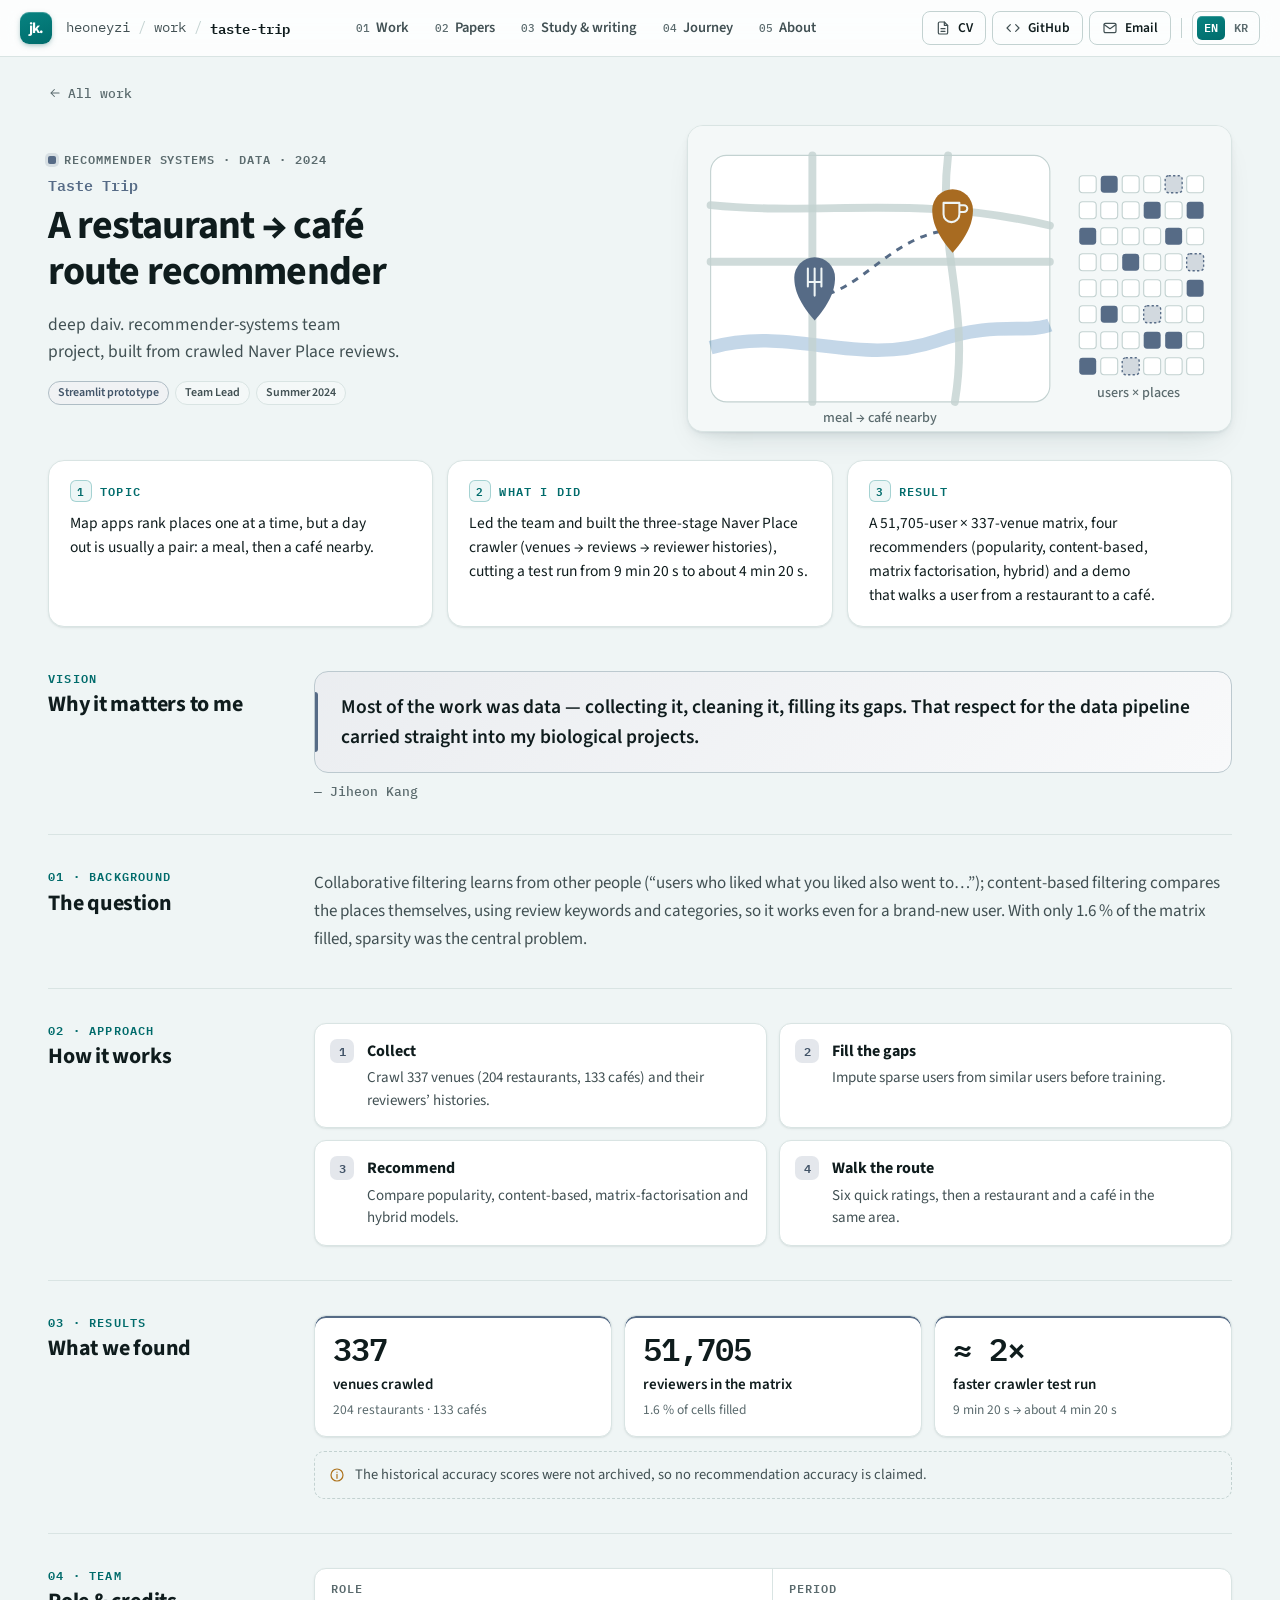
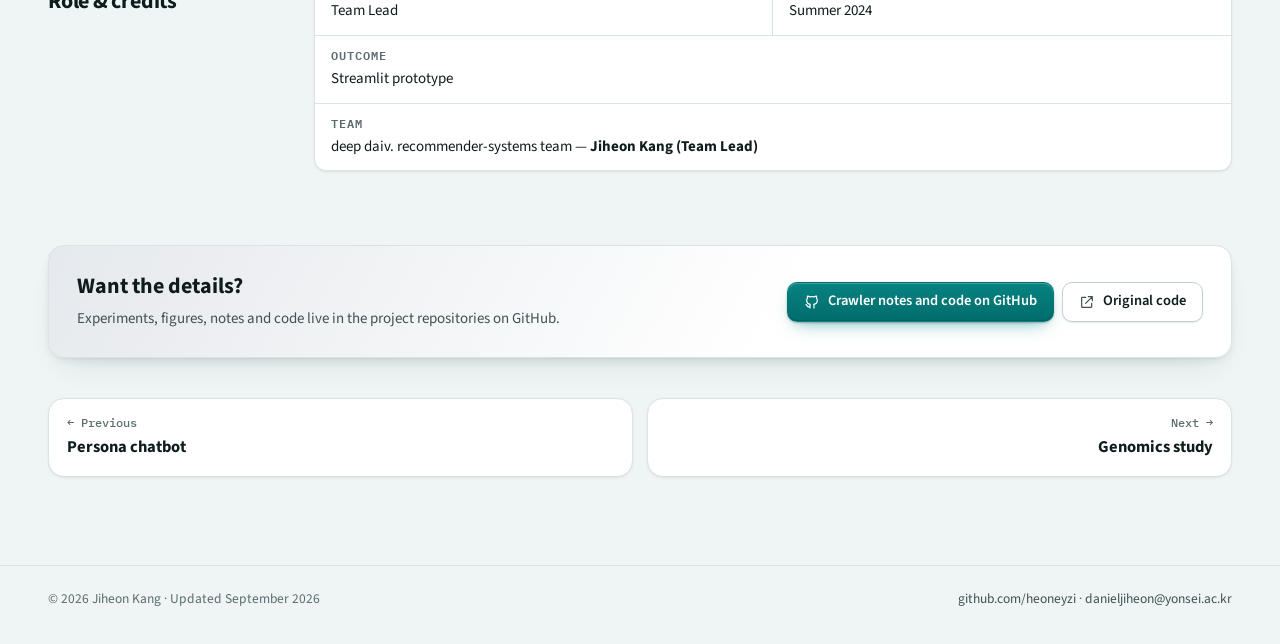
<file: projects/taste-trip.html>
<!doctype html>
<html lang="en">
<head>
<meta charset="utf-8">
<meta name="viewport" content="width=device-width,initial-scale=1">
<title>Taste Trip · Jiheon Kang</title>
<meta name="title-ko" content="Taste Trip · 강지헌">
<meta name="description" content="deep daiv. recommender-systems team project, built from crawled Naver Place reviews.">
<meta name="theme-color" content="#f4f8f8">
<meta name="color-scheme" content="light">
<link rel="canonical" href="https://heoneyzi.github.io/projects/taste-trip.html">
<meta property="og:type" content="website">
<meta property="og:title" content="Taste Trip · Jiheon Kang">
<meta property="og:description" content="deep daiv. recommender-systems team project, built from crawled Naver Place reviews.">
<meta property="og:url" content="https://heoneyzi.github.io/projects/taste-trip.html">
<meta property="og:image" content="https://heoneyzi.github.io/assets/og.png">
<meta name="twitter:card" content="summary_large_image">
<link rel="icon" type="image/svg+xml" href="../favicon.svg">
<link rel="preconnect" href="https://fonts.googleapis.com">
<link rel="preconnect" href="https://fonts.gstatic.com" crossorigin>
<link rel="stylesheet" href="https://fonts.googleapis.com/css2?family=Source+Sans+3:ital,wght@0,400;0,500;0,600;0,700;1,400&family=IBM+Plex+Mono:wght@400;500;600&family=Noto+Sans+KR:wght@400;500;700&display=swap">
<link rel="stylesheet" href="../assets/site.css?v=light-only-20260928">
<script src="../assets/site.js?v=light-only-20260928" defer></script>
</head>
<body>
<a class="skip" href="#main" data-ko="본문으로 건너뛰기">Skip to content</a>
<svg class="sprite" aria-hidden="true" focusable="false" xmlns="http://www.w3.org/2000/svg"><symbol id="i-mail" viewBox="0 0 24 24" fill="none" stroke="currentColor" stroke-width="1.8" stroke-linecap="round" stroke-linejoin="round"><rect x="3" y="5" width="18" height="14" rx="2"/><path d="m3.5 7 8.5 6 8.5-6"/></symbol><symbol id="i-file" viewBox="0 0 24 24" fill="none" stroke="currentColor" stroke-width="1.8" stroke-linecap="round" stroke-linejoin="round"><path d="M14 3H7a2 2 0 0 0-2 2v14a2 2 0 0 0 2 2h10a2 2 0 0 0 2-2V8z"/><path d="M14 3v5h5M9 13h6M9 17h6"/></symbol><symbol id="i-code" viewBox="0 0 24 24" fill="none" stroke="currentColor" stroke-width="1.8" stroke-linecap="round" stroke-linejoin="round"><path d="m8 7-5 5 5 5M16 7l5 5-5 5"/></symbol><symbol id="i-user" viewBox="0 0 24 24" fill="none" stroke="currentColor" stroke-width="1.8" stroke-linecap="round" stroke-linejoin="round"><circle cx="12" cy="8" r="4"/><path d="M4 21c1.5-4 4.5-6 8-6s6.5 2 8 6"/></symbol><symbol id="i-arrow" viewBox="0 0 24 24" fill="none" stroke="currentColor" stroke-width="1.8" stroke-linecap="round" stroke-linejoin="round"><path d="M5 12h14M13 6l6 6-6 6"/></symbol><symbol id="i-ext" viewBox="0 0 24 24" fill="none" stroke="currentColor" stroke-width="1.8" stroke-linecap="round" stroke-linejoin="round"><path d="M14 4h6v6M10 14 20 4M19 14v5a1 1 0 0 1-1 1H5a1 1 0 0 1-1-1V6a1 1 0 0 1 1-1h5"/></symbol><symbol id="i-mic" viewBox="0 0 24 24" fill="none" stroke="currentColor" stroke-width="1.8" stroke-linecap="round" stroke-linejoin="round"><rect x="9" y="3" width="6" height="11" rx="3"/><path d="M5 11a7 7 0 0 0 14 0M12 18v3"/></symbol><symbol id="i-medal" viewBox="0 0 24 24" fill="none" stroke="currentColor" stroke-width="1.8" stroke-linecap="round" stroke-linejoin="round"><circle cx="12" cy="9" r="6"/><path d="m8.5 14-1.5 7 5-3 5 3-1.5-7"/></symbol><symbol id="i-papers" viewBox="0 0 24 24" fill="none" stroke="currentColor" stroke-width="1.8" stroke-linecap="round" stroke-linejoin="round"><path d="M8 3h8l4 4v12a2 2 0 0 1-2 2H8a2 2 0 0 1-2-2V5a2 2 0 0 1 2-2z"/><path d="M16 3v4h4M4 7v12a2 2 0 0 0 2 2M10 12h6M10 16h6"/></symbol><symbol id="i-users" viewBox="0 0 24 24" fill="none" stroke="currentColor" stroke-width="1.8" stroke-linecap="round" stroke-linejoin="round"><circle cx="9" cy="8" r="3.5"/><path d="M2.5 20c.9-3.4 3.3-5.5 6.5-5.5s5.6 2.1 6.5 5.5M16 4.6a3.5 3.5 0 0 1 0 6.8M18 14.8c1.8.8 3 2.6 3.5 5.2"/></symbol><symbol id="i-dna" viewBox="0 0 24 24" fill="none" stroke="currentColor" stroke-width="1.8" stroke-linecap="round" stroke-linejoin="round"><path d="M8 3c0 5 8 5 8 9s-8 4-8 9M16 3c0 5-8 5-8 9s8 4 8 9M9.5 6.5h5M10 9.5h4M10 14.5h4M9.5 17.5h5"/></symbol><symbol id="i-cell" viewBox="0 0 24 24" fill="none" stroke="currentColor" stroke-width="1.8" stroke-linecap="round" stroke-linejoin="round"><circle cx="12" cy="12" r="9"/><circle cx="13" cy="11" r="3"/><circle cx="7.5" cy="15" r=".8"/><circle cx="16" cy="16.5" r=".8"/></symbol><symbol id="i-protein" viewBox="0 0 24 24" fill="none" stroke="currentColor" stroke-width="1.8" stroke-linecap="round" stroke-linejoin="round"><circle cx="6" cy="7" r="2.5"/><circle cx="17.5" cy="6" r="2.5"/><circle cx="12" cy="17.5" r="2.5"/><path d="M8.4 6.8 15 6.2M7.1 9.2l3.7 6M16.4 8.3 13.2 15"/></symbol><symbol id="i-pill" viewBox="0 0 24 24" fill="none" stroke="currentColor" stroke-width="1.8" stroke-linecap="round" stroke-linejoin="round"><rect x="2.8" y="8.3" width="18.4" height="7.4" rx="3.7" transform="rotate(-45 12 12)"/><path d="m8.6 8.6 6.8 6.8"/></symbol><symbol id="i-pulse" viewBox="0 0 24 24" fill="none" stroke="currentColor" stroke-width="1.8" stroke-linecap="round" stroke-linejoin="round"><path d="M3 12h4l3-7 4 14 3-7h4"/></symbol><symbol id="i-film" viewBox="0 0 24 24" fill="none" stroke="currentColor" stroke-width="1.8" stroke-linecap="round" stroke-linejoin="round"><rect x="3" y="5" width="18" height="14" rx="2"/><path d="M7 5v14M17 5v14M3 9.5h4M3 14.5h4M17 9.5h4M17 14.5h4"/></symbol><symbol id="i-route" viewBox="0 0 24 24" fill="none" stroke="currentColor" stroke-width="1.8" stroke-linecap="round" stroke-linejoin="round"><circle cx="6" cy="18" r="2.5"/><circle cx="18" cy="6" r="2.5"/><path d="M8.5 18H15a3.5 3.5 0 0 0 0-7H9a3.5 3.5 0 0 1 0-7h6.5"/></symbol><symbol id="i-compass" viewBox="0 0 24 24" fill="none" stroke="currentColor" stroke-width="1.8" stroke-linecap="round" stroke-linejoin="round"><circle cx="12" cy="12" r="9"/><path d="m15.5 8.5-2 5-5 2 2-5z"/></symbol><symbol id="i-chat" viewBox="0 0 24 24" fill="none" stroke="currentColor" stroke-width="1.8" stroke-linecap="round" stroke-linejoin="round"><path d="M4 5h16v11H9l-5 4z"/><path d="M8 9.5h8M8 12.5h5"/></symbol><symbol id="i-pin" viewBox="0 0 24 24" fill="none" stroke="currentColor" stroke-width="1.8" stroke-linecap="round" stroke-linejoin="round"><path d="M12 21s7-6.2 7-12a7 7 0 1 0-14 0c0 5.8 7 12 7 12z"/><circle cx="12" cy="9" r="2.5"/></symbol><symbol id="i-book" viewBox="0 0 24 24" fill="none" stroke="currentColor" stroke-width="1.8" stroke-linecap="round" stroke-linejoin="round"><path d="M3 5h6a3 3 0 0 1 3 3v12a2 2 0 0 0-2-2H3zM21 5h-6a3 3 0 0 0-3 3v12a2 2 0 0 1 2-2h7z"/></symbol><symbol id="i-eye" viewBox="0 0 24 24" fill="none" stroke="currentColor" stroke-width="1.8" stroke-linecap="round" stroke-linejoin="round"><path d="M2 12s3.5-7 10-7 10 7 10 7-3.5 7-10 7S2 12 2 12z"/><circle cx="12" cy="12" r="3"/></symbol><symbol id="i-pen" viewBox="0 0 24 24" fill="none" stroke="currentColor" stroke-width="1.8" stroke-linecap="round" stroke-linejoin="round"><path d="M4 20h4L19 9a2.8 2.8 0 0 0-4-4L4 16z"/><path d="m13.5 6.5 4 4"/></symbol><symbol id="i-check" viewBox="0 0 24 24" fill="none" stroke="currentColor" stroke-width="1.8" stroke-linecap="round" stroke-linejoin="round"><path d="m5 12.5 4.5 4.5L19 7.5"/></symbol><symbol id="i-cap" viewBox="0 0 24 24" fill="none" stroke="currentColor" stroke-width="1.8" stroke-linecap="round" stroke-linejoin="round"><path d="M2 9.5 12 4.5l10 5-10 5z"/><path d="M6 11.5v5c3.5 2.7 8.5 2.7 12 0v-5"/></symbol><symbol id="i-info" viewBox="0 0 24 24" fill="none" stroke="currentColor" stroke-width="1.8" stroke-linecap="round" stroke-linejoin="round"><circle cx="12" cy="12" r="9"/><path d="M12 11v6M12 7.5v.5"/></symbol><symbol id="i-down" viewBox="0 0 24 24" fill="none" stroke="currentColor" stroke-width="1.8" stroke-linecap="round" stroke-linejoin="round"><path d="M12 5v14M6 13l6 6 6-6"/></symbol><symbol id="i-spark" viewBox="0 0 24 24" fill="none" stroke="currentColor" stroke-width="1.8" stroke-linecap="round" stroke-linejoin="round"><path d="M12 3l1.9 5.1L19 10l-5.1 1.9L12 17l-1.9-5.1L5 10l5.1-1.9z"/></symbol><symbol id="i-github" viewBox="0 0 24 24" fill="none" stroke="currentColor" stroke-width="1.8" stroke-linecap="round" stroke-linejoin="round"><path d="M9 19c-4.3 1.4-4.3-2.5-6-3m12 5v-3.5c0-1 .1-1.4-.5-2 2.8-.3 5.5-1.4 5.5-6a4.6 4.6 0 0 0-1.3-3.2 4.2 4.2 0 0 0-.1-3.2s-1.1-.3-3.5 1.3a12.3 12.3 0 0 0-6.2 0C6.5 2.8 5.4 3.1 5.4 3.1a4.2 4.2 0 0 0-.1 3.2A4.6 4.6 0 0 0 4 9.5c0 4.6 2.7 5.7 5.5 6-.6.6-.6 1.2-.5 2V21"/></symbol></svg>
<header class="topbar">
  <div class="tb-row">
    <a class="brand" href="../index.html" aria-label="Jiheon Kang — home" data-ko-aria="강지헌 — 홈"><span class="brand-mark">jk.</span></a>
    <div class="crumbs"><a href="../index.html">heoneyzi</a><span class="sep">/</span><a href="../index.html#work" data-ko="작업">work</a><span class="sep">/</span><span aria-current="page">taste-trip</span></div>
    <nav class="nav" aria-label="Sections" data-ko-aria="섹션"><a href="../index.html#work"><span class="n">01</span><span data-ko="연구·프로젝트">Work</span></a><a href="../index.html#papers"><span class="n">02</span><span data-ko="논문">Papers</span></a><a href="../index.html#study"><span class="n">03</span><span data-ko="공부·글">Study & writing</span></a><a href="../index.html#journey"><span class="n">04</span><span data-ko="걸어온 길">Journey</span></a><a href="../index.html#about"><span class="n">05</span><span data-ko="소개">About</span></a></nav>
    <div class="tb-right">
      <a class="tb-btn" href="../Jiheon_Kang_CV.pdf" target="_blank" rel="noopener" aria-label="CV (PDF)"><svg class="ic" aria-hidden="true"><use href="#i-file"/></svg><span class="t">CV</span></a>
      <a class="tb-btn" href="https://github.com/heoneyzi" target="_blank" rel="noopener" aria-label="GitHub"><svg class="ic" aria-hidden="true"><use href="#i-code"/></svg><span class="t">GitHub</span></a>
      <a class="tb-btn" href="mailto:danieljiheon@yonsei.ac.kr" aria-label="Email" data-ko-aria="이메일"><svg class="ic" aria-hidden="true"><use href="#i-mail"/></svg><span class="t" data-ko="이메일">Email</span></a>
      <span class="tb-sep" aria-hidden="true"></span>
      <button class="lang-btn" type="button" data-lang-toggle aria-label="한국어로 보기" aria-pressed="false"><span class="l-en">EN</span><span class="l-ko">KR</span></button>
    </div>
  </div>
  <nav class="nav-strip" aria-label="Sections" data-ko-aria="섹션"><a href="../index.html#work"><span class="n">01</span><span data-ko="연구·프로젝트">Work</span></a><a href="../index.html#papers"><span class="n">02</span><span data-ko="논문">Papers</span></a><a href="../index.html#study"><span class="n">03</span><span data-ko="공부·글">Study & writing</span></a><a href="../index.html#journey"><span class="n">04</span><span data-ko="걸어온 길">Journey</span></a><a href="../index.html#about"><span class="n">05</span><span data-ko="소개">About</span></a></nav>
</header>
<main id="main" class="proj dom-ai">
<div class="wrap">
  <a class="back" href="../index.html#work"><svg class="ic" aria-hidden="true"><use href="#i-arrow"/></svg><span data-ko="전체 작업">All work</span></a>
  <div class="p-head">
    <div>
      <p class="p-kicker"><span class="dot"></span><span data-ko="추천 시스템 · 데이터 · 2024">Recommender systems · Data · 2024</span></p>
      <p class="p-short">Taste Trip</p>
      <h1 data-ko="맛집에서 카페까지, 동선 추천">A restaurant → café route recommender</h1>
      <p class="p-lede" data-ko="네이버 플레이스 리뷰를 직접 수집해 만든 deep daiv. 추천 시스템 팀 프로젝트입니다.">deep daiv. <span class="nw">recommender-systems</span> team project, built from crawled Naver Place reviews.</p>
      <div class="p-badges"><span class="badge b-acc" data-ko="Streamlit 프로토타입">Streamlit prototype</span><span class="badge" data-ko="팀장">Team Lead</span><span class="badge" data-ko="2024 여름">Summer 2024</span></div>
    </div>
    <figure class="card p-hero" style="margin:0"><svg class="ill" viewBox="0 0 480 270" role="img" aria-label="A map with a restaurant pin and a café pin joined by a route, next to a sparse user-by-place rating grid." data-ko-aria="식당과 카페 핀을 잇는 동선 지도와, 듬성듬성 채워진 사용자 × 장소 평점 행렬." preserveAspectRatio="xMidYMid meet" xmlns="http://www.w3.org/2000/svg"><rect class="i-bg" x="0" y="0" width="480" height="270"/><rect x="20" y="26" width="300" height="218" rx="14" class="i-box" stroke-width="1"/><path d="M20 196 C 90 176 150 214 220 190 C 270 172 300 184 320 176" class="i-c2s" stroke-width="12" opacity=".28" fill="none"/><path d="M20 120 H320" class="i-ln" stroke-width="7" fill="none" stroke-linecap="round" opacity=".8"/><path d="M110 26 V244" class="i-ln" stroke-width="7" fill="none" stroke-linecap="round" opacity=".8"/><path d="M20 70 C 120 80 200 60 320 88" class="i-ln" stroke-width="7" fill="none" stroke-linecap="round" opacity=".8"/><path d="M230 26 C 220 110 250 160 236 244" class="i-ln" stroke-width="7" fill="none" stroke-linecap="round" opacity=".8"/><path d="M112 150 C 150 150 180 96 232 92" class="i-accs" stroke-width="2.6" stroke-dasharray="6 6" fill="none"/><path d="M112 172 C96 154 94 142 94 134 A18 18 0 1 1 130 134 C130 142 128 154 112 172 Z" class="i-acc"/><path d="M106 126 V142 M112 126 V142 M118 126 V142 M106 138 H118 M112 142 V150" style="stroke:var(--bg);stroke-width:1.8;fill:none;stroke-linecap:round"/><path d="M234 112 C218 94 216 82 216 74 A18 18 0 1 1 252 74 C252 82 250 94 234 112 Z" class="i-c3"/><path d="M226 68 H240 V78 A7 7 0 0 1 226 78 Z M240 70 H244 A3 3 0 0 1 244 76 H240" style="stroke:var(--bg);stroke-width:1.8;fill:none;stroke-linejoin:round"/><text x="170" y="262" class="t-s lbl" text-anchor="middle" data-ko="식당 → 근처 카페">meal → café nearby</text><rect x="346" y="44" width="15" height="15" rx="3" class="i-box" stroke-width="1"/><rect x="365" y="44" width="15" height="15" rx="3" class="i-acc"/><rect x="384" y="44" width="15" height="15" rx="3" class="i-box" stroke-width="1"/><rect x="403" y="44" width="15" height="15" rx="3" class="i-box" stroke-width="1"/><rect x="422" y="44" width="15" height="15" rx="3" class="i-soft"/><rect x="422" y="44" width="15" height="15" rx="3" class="i-accs" stroke-width="1.2" stroke-dasharray="2 2"/><rect x="441" y="44" width="15" height="15" rx="3" class="i-box" stroke-width="1"/><rect x="346" y="67" width="15" height="15" rx="3" class="i-box" stroke-width="1"/><rect x="365" y="67" width="15" height="15" rx="3" class="i-box" stroke-width="1"/><rect x="384" y="67" width="15" height="15" rx="3" class="i-box" stroke-width="1"/><rect x="403" y="67" width="15" height="15" rx="3" class="i-acc"/><rect x="422" y="67" width="15" height="15" rx="3" class="i-box" stroke-width="1"/><rect x="441" y="67" width="15" height="15" rx="3" class="i-acc"/><rect x="346" y="90" width="15" height="15" rx="3" class="i-acc"/><rect x="365" y="90" width="15" height="15" rx="3" class="i-box" stroke-width="1"/><rect x="384" y="90" width="15" height="15" rx="3" class="i-box" stroke-width="1"/><rect x="403" y="90" width="15" height="15" rx="3" class="i-box" stroke-width="1"/><rect x="422" y="90" width="15" height="15" rx="3" class="i-acc"/><rect x="441" y="90" width="15" height="15" rx="3" class="i-box" stroke-width="1"/><rect x="346" y="113" width="15" height="15" rx="3" class="i-box" stroke-width="1"/><rect x="365" y="113" width="15" height="15" rx="3" class="i-box" stroke-width="1"/><rect x="384" y="113" width="15" height="15" rx="3" class="i-acc"/><rect x="403" y="113" width="15" height="15" rx="3" class="i-box" stroke-width="1"/><rect x="422" y="113" width="15" height="15" rx="3" class="i-box" stroke-width="1"/><rect x="441" y="113" width="15" height="15" rx="3" class="i-soft"/><rect x="441" y="113" width="15" height="15" rx="3" class="i-accs" stroke-width="1.2" stroke-dasharray="2 2"/><rect x="346" y="136" width="15" height="15" rx="3" class="i-box" stroke-width="1"/><rect x="365" y="136" width="15" height="15" rx="3" class="i-box" stroke-width="1"/><rect x="384" y="136" width="15" height="15" rx="3" class="i-box" stroke-width="1"/><rect x="403" y="136" width="15" height="15" rx="3" class="i-box" stroke-width="1"/><rect x="422" y="136" width="15" height="15" rx="3" class="i-box" stroke-width="1"/><rect x="441" y="136" width="15" height="15" rx="3" class="i-acc"/><rect x="346" y="159" width="15" height="15" rx="3" class="i-box" stroke-width="1"/><rect x="365" y="159" width="15" height="15" rx="3" class="i-acc"/><rect x="384" y="159" width="15" height="15" rx="3" class="i-box" stroke-width="1"/><rect x="403" y="159" width="15" height="15" rx="3" class="i-soft"/><rect x="403" y="159" width="15" height="15" rx="3" class="i-accs" stroke-width="1.2" stroke-dasharray="2 2"/><rect x="422" y="159" width="15" height="15" rx="3" class="i-box" stroke-width="1"/><rect x="441" y="159" width="15" height="15" rx="3" class="i-box" stroke-width="1"/><rect x="346" y="182" width="15" height="15" rx="3" class="i-box" stroke-width="1"/><rect x="365" y="182" width="15" height="15" rx="3" class="i-box" stroke-width="1"/><rect x="384" y="182" width="15" height="15" rx="3" class="i-box" stroke-width="1"/><rect x="403" y="182" width="15" height="15" rx="3" class="i-acc"/><rect x="422" y="182" width="15" height="15" rx="3" class="i-acc"/><rect x="441" y="182" width="15" height="15" rx="3" class="i-box" stroke-width="1"/><rect x="346" y="205" width="15" height="15" rx="3" class="i-acc"/><rect x="365" y="205" width="15" height="15" rx="3" class="i-box" stroke-width="1"/><rect x="384" y="205" width="15" height="15" rx="3" class="i-soft"/><rect x="384" y="205" width="15" height="15" rx="3" class="i-accs" stroke-width="1.2" stroke-dasharray="2 2"/><rect x="403" y="205" width="15" height="15" rx="3" class="i-box" stroke-width="1"/><rect x="422" y="205" width="15" height="15" rx="3" class="i-box" stroke-width="1"/><rect x="441" y="205" width="15" height="15" rx="3" class="i-box" stroke-width="1"/><text x="398" y="240" class="t-s lbl" text-anchor="middle" data-ko="사용자 × 장소">users × places</text></svg></figure>
  </div>
  <div class="glance">
    <section class="card g-card"><h2><span class="k">1</span><span data-ko="주제">Topic</span></h2><p data-ko="지도 앱은 장소를 하나씩 추천하지만, 실제 나들이는 보통 “식사 후 근처 카페”처럼 짝으로 움직입니다.">Map apps rank places one at a time, but a day out is usually a pair: a meal, then a café nearby.</p></section>
    <section class="card g-card"><h2><span class="k">2</span><span data-ko="한 일">What I did</span></h2><p data-ko="팀을 이끌며 네이버 플레이스 3단계 크롤러(장소 → 리뷰 → 리뷰어 이력)를 만들었고, 시험 실행 시간을 9분 20초에서 약 4분 20초로 줄였습니다.">Led the team and built the <span class="nw">three-stage</span> Naver Place crawler (venues → reviews → reviewer histories), cutting a test run from 9 min 20 s to about 4 min 20 s.</p></section>
    <section class="card g-card"><h2><span class="k">3</span><span data-ko="결과">Result</span></h2><p data-ko="사용자 51,705명 × 장소 337곳 행렬, 추천 모델 4종(인기도, 콘텐츠 기반, 행렬 분해, 하이브리드), 그리고 식당에서 카페로 이어 주는 데모를 만들었습니다.">A 51,<span class="nw">705-user</span> × <span class="nw">337-venue</span> matrix, four recommenders (popularity, <span class="nw">content-based</span>, matrix factorisation, hybrid) and a demo that walks a user from a restaurant to a café.</p></section>
  </div>
  <div class="p-story">
    <section class="st-row"><h2><small data-ko="비전">Vision</small><span data-ko="이 연구가 제게 중요한 이유">Why it matters to me</span></h2>
      <div class="st-body"><blockquote class="vision" style="margin:0"><span data-ko="작업의 대부분은 데이터였습니다. 모으고, 다듬고, 빈칸을 채우는 일이었죠. 데이터 파이프라인을 꼼꼼히 다루는 습관은 그대로 생물학 프로젝트로 이어졌습니다.">Most of the work was data — collecting it, cleaning it, filling its gaps. That respect for the data pipeline carried straight into my biological projects.</span></blockquote><p class="vision-by">— Jiheon Kang</p></div></section>
    <section class="st-row"><h2><small data-ko="01 · 배경">01 · Background</small><span data-ko="질문">The question</span></h2><div class="st-body"><p data-ko="협업 필터링은 다른 사람들로부터 배우고(“당신과 취향이 비슷한 사람은 여기도 갔어요”), 콘텐츠 기반 필터링은 리뷰 키워드와 업종으로 장소 자체를 비교해 처음 온 사용자에게도 추천할 수 있습니다. 행렬의 1.6%만 채워져 있어 희소성이 가장 큰 문제였습니다.">Collaborative filtering learns from other people (“users who liked what you liked also went to…”); <span class="nw">content-based</span> filtering compares the places themselves, using review keywords and categories, so it works even for a <span class="nw">brand-new</span> user. With only 1.6 % of the matrix filled, sparsity was the central problem.</p></div></section>
    <section class="st-row"><h2><small data-ko="02 · 방법">02 · Approach</small><span data-ko="어떻게 했나">How it works</span></h2><div class="st-body"><ol class="steps"><li><b data-ko="수집">Collect</b><span data-ko="장소 337곳(식당 204곳, 카페 133곳)과 리뷰어 이력을 수집했습니다.">Crawl 337 venues (204 restaurants, 133 cafés) and their reviewers’ histories.</span></li><li><b data-ko="빈칸 채우기">Fill the gaps</b><span data-ko="학습 전에 비슷한 사용자로 희소한 사용자의 빈칸을 채웠습니다.">Impute sparse users from similar users before training.</span></li><li><b data-ko="추천">Recommend</b><span data-ko="인기도, 콘텐츠 기반, 행렬 분해, 하이브리드 모델을 비교했습니다.">Compare popularity, <span class="nw">content-based</span>, <span class="nw">matrix-factorisation</span> and hybrid models.</span></li><li><b data-ko="동선 연결">Walk the route</b><span data-ko="평점 6개만 입력하면 같은 지역의 식당과 카페를 차례로 추천합니다.">Six quick ratings, then a restaurant and a café in the same area.</span></li></ol></div></section>
    <section class="st-row"><h2><small data-ko="03 · 결과">03 · Results</small><span data-ko="무엇을 알아냈나">What we found</span></h2><div class="st-body"><div class="kpis"><div class="kpi"><p class="kpi-v">337</p><p class="kpi-l" data-ko="수집한 장소">venues crawled</p><p class="kpi-n" data-ko="식당 204곳 · 카페 133곳">204 restaurants · 133 cafés</p></div><div class="kpi"><p class="kpi-v">51,705</p><p class="kpi-l" data-ko="행렬에 담긴 리뷰어">reviewers in the matrix</p><p class="kpi-n" data-ko="칸의 1.6%만 채워짐">1.6 % of cells filled</p></div><div class="kpi"><p class="kpi-v">≈ 2×</p><p class="kpi-l" data-ko="빨라진 크롤러 시험 실행">faster crawler test run</p><p class="kpi-n" data-ko="9분 20초 → 약 4분 20초">9 min 20 s → about 4 min 20 s</p></div></div><p class="scope"><svg class="ic" aria-hidden="true"><use href="#i-info"/></svg><span data-ko="당시 정확도 점수는 보관되지 않아 추천 정확도는 주장하지 않습니다.">The historical accuracy scores were not archived, so no recommendation accuracy is claimed.</span></p></div></section>
    <section class="st-row"><h2><small data-ko="04 · 팀">04 · Team</small><span data-ko="역할과 팀">Role &amp; credits</span></h2><div class="st-body"><dl class="facts">
  <div><dt data-ko="역할">Role</dt><dd data-ko="팀장">Team Lead</dd></div>
  <div><dt data-ko="기간">Period</dt><dd data-ko="2024 여름">Summer 2024</dd></div>
  <div class="full"><dt data-ko="성과">Outcome</dt><dd data-ko="Streamlit 프로토타입">Streamlit prototype</dd></div>
  <div class="full"><dt data-ko="팀">Team</dt><dd data-ko="deep daiv. 추천 시스템 팀 — &lt;b&gt;강지헌(팀장)&lt;/b&gt;">deep daiv. recommender-systems team — <b>Jiheon Kang (Team Lead)</b></dd></div>
</dl></div></section>
    
  </div>
  <aside class="card cta">
    <div><h2 data-ko="더 자세히 보고 싶다면">Want the details?</h2><p data-ko="실험, 그림, 노트, 코드는 GitHub의 각 프로젝트 저장소에 정리되어 있습니다.">Experiments, figures, notes and code live in the project repositories on GitHub.</p></div>
    <div class="cta-links"><a class="btn btn-primary" href="https://github.com/heoneyzi/Deep_Daiv/tree/main/Project/R.S" target="_blank" rel="noopener"><svg class="ic" aria-hidden="true"><use href="#i-github"/></svg><span data-ko="GitHub에서 크롤러 노트와 코드 보기">Crawler notes and code on GitHub</span></a><a class="btn" href="https://github.com/heoneyzi/Taste_Trip_Recommender-System" target="_blank" rel="noopener"><svg class="ic" aria-hidden="true"><use href="#i-ext"/></svg><span data-ko="원본 코드">Original code</span></a></div>
  </aside>
  <nav class="pn" aria-label="More projects" data-ko-aria="다른 프로젝트">
    <a class="card tilt dom-ai" data-tilt href="persona-chatbot.html"><small data-ko="← 이전">← Previous</small><b>Persona chatbot</b></a>
    <a class="card tilt next dom-dna" data-tilt href="genomics-study.html"><small data-ko="다음 →">Next →</small><b>Genomics study</b></a>
  </nav>
</div>
</main>
<footer class="foot">
  <div class="wrap">
    <span>© 2026 Jiheon Kang · <span data-ko="2026년 9월 업데이트">Updated September 2026</span></span>
    <span><a href="https://github.com/heoneyzi" target="_blank" rel="noopener">github.com/heoneyzi</a> · <a href="mailto:danieljiheon@yonsei.ac.kr">danieljiheon@yonsei.ac.kr</a></span>
  </div>
</footer>
</body>
</html>
</file>
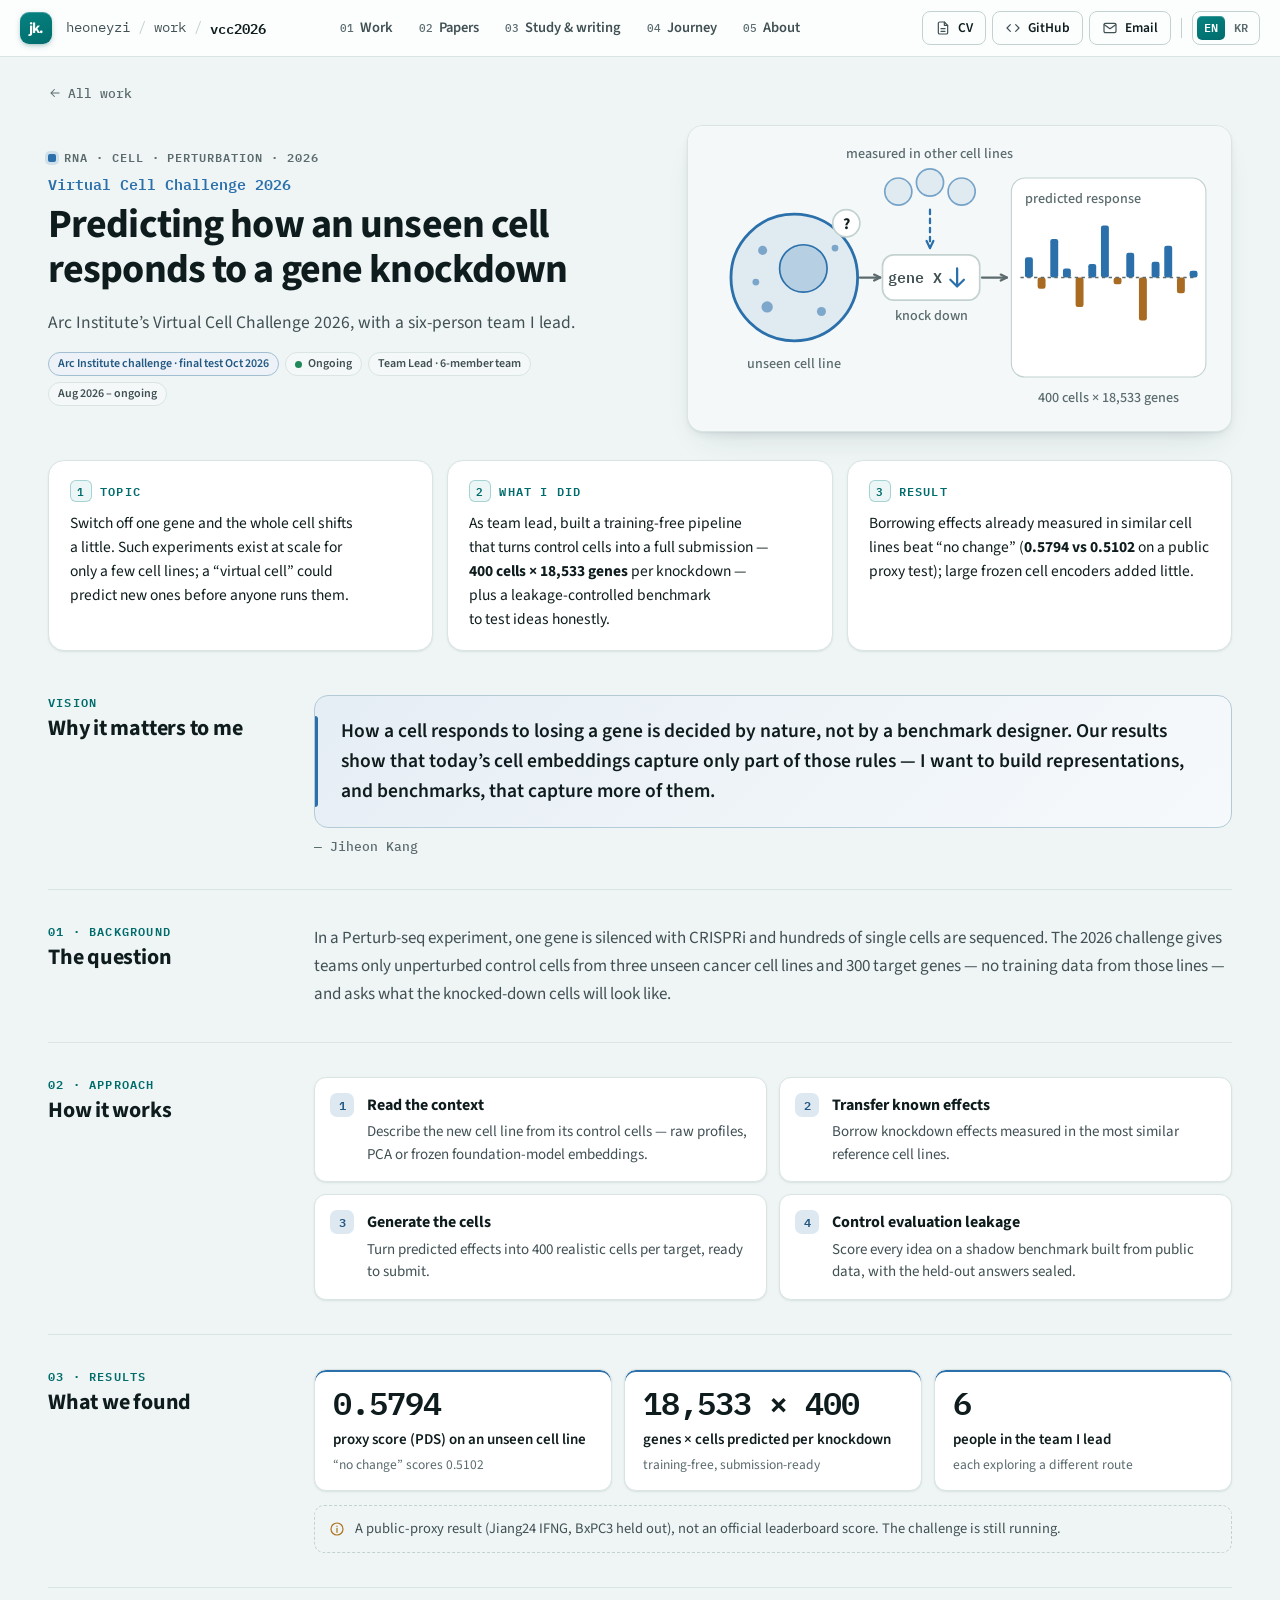
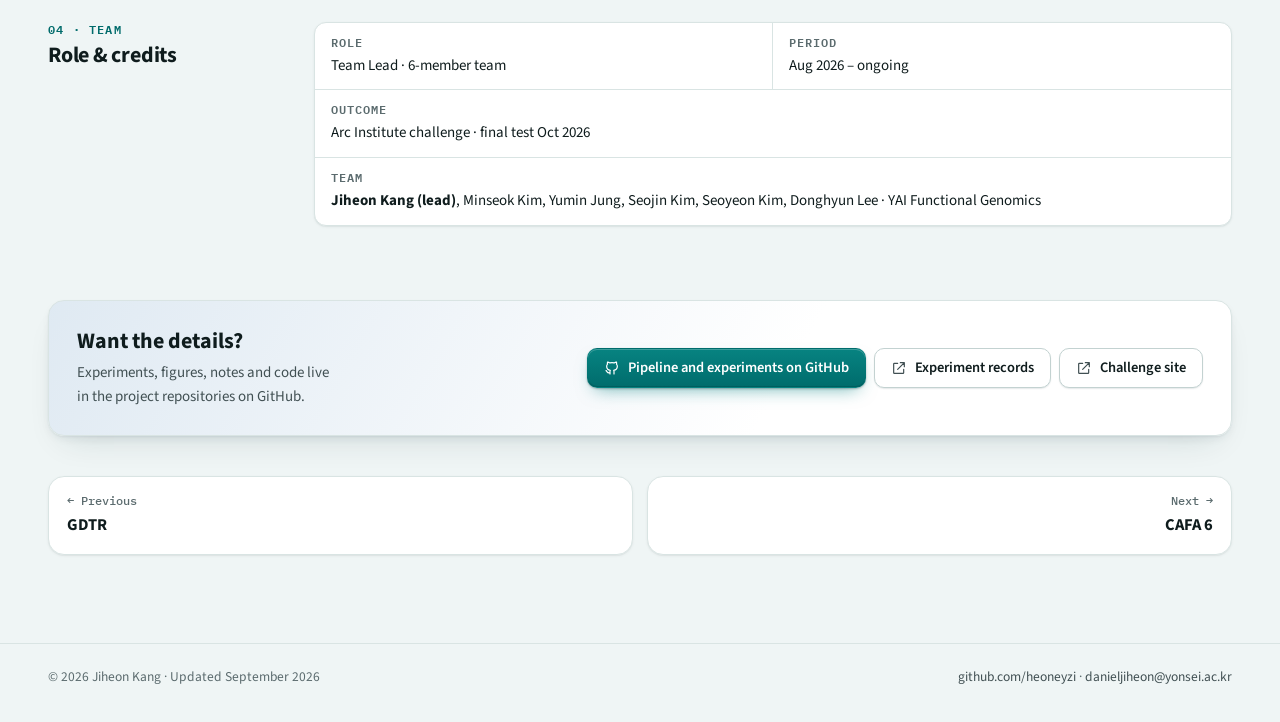
<file: projects/vcc2026.html>
<!doctype html>
<html lang="en">
<head>
<meta charset="utf-8">
<meta name="viewport" content="width=device-width,initial-scale=1">
<title>Virtual Cell Challenge 2026 · Jiheon Kang</title>
<meta name="title-ko" content="Virtual Cell Challenge 2026 · 강지헌">
<meta name="description" content="Arc Institute’s Virtual Cell Challenge 2026, with a six-person team I lead.">
<meta name="theme-color" content="#f4f8f8">
<meta name="color-scheme" content="light">
<link rel="canonical" href="https://heoneyzi.github.io/projects/vcc2026.html">
<meta property="og:type" content="website">
<meta property="og:title" content="Virtual Cell Challenge 2026 · Jiheon Kang">
<meta property="og:description" content="Arc Institute’s Virtual Cell Challenge 2026, with a six-person team I lead.">
<meta property="og:url" content="https://heoneyzi.github.io/projects/vcc2026.html">
<meta property="og:image" content="https://heoneyzi.github.io/assets/og.png">
<meta name="twitter:card" content="summary_large_image">
<link rel="icon" type="image/svg+xml" href="../favicon.svg">
<link rel="preconnect" href="https://fonts.googleapis.com">
<link rel="preconnect" href="https://fonts.gstatic.com" crossorigin>
<link rel="stylesheet" href="https://fonts.googleapis.com/css2?family=Source+Sans+3:ital,wght@0,400;0,500;0,600;0,700;1,400&family=IBM+Plex+Mono:wght@400;500;600&family=Noto+Sans+KR:wght@400;500;700&display=swap">
<link rel="stylesheet" href="../assets/site.css?v=light-only-20260928">
<script src="../assets/site.js?v=light-only-20260928" defer></script>
</head>
<body>
<a class="skip" href="#main" data-ko="본문으로 건너뛰기">Skip to content</a>
<svg class="sprite" aria-hidden="true" focusable="false" xmlns="http://www.w3.org/2000/svg"><symbol id="i-mail" viewBox="0 0 24 24" fill="none" stroke="currentColor" stroke-width="1.8" stroke-linecap="round" stroke-linejoin="round"><rect x="3" y="5" width="18" height="14" rx="2"/><path d="m3.5 7 8.5 6 8.5-6"/></symbol><symbol id="i-file" viewBox="0 0 24 24" fill="none" stroke="currentColor" stroke-width="1.8" stroke-linecap="round" stroke-linejoin="round"><path d="M14 3H7a2 2 0 0 0-2 2v14a2 2 0 0 0 2 2h10a2 2 0 0 0 2-2V8z"/><path d="M14 3v5h5M9 13h6M9 17h6"/></symbol><symbol id="i-code" viewBox="0 0 24 24" fill="none" stroke="currentColor" stroke-width="1.8" stroke-linecap="round" stroke-linejoin="round"><path d="m8 7-5 5 5 5M16 7l5 5-5 5"/></symbol><symbol id="i-user" viewBox="0 0 24 24" fill="none" stroke="currentColor" stroke-width="1.8" stroke-linecap="round" stroke-linejoin="round"><circle cx="12" cy="8" r="4"/><path d="M4 21c1.5-4 4.5-6 8-6s6.5 2 8 6"/></symbol><symbol id="i-arrow" viewBox="0 0 24 24" fill="none" stroke="currentColor" stroke-width="1.8" stroke-linecap="round" stroke-linejoin="round"><path d="M5 12h14M13 6l6 6-6 6"/></symbol><symbol id="i-ext" viewBox="0 0 24 24" fill="none" stroke="currentColor" stroke-width="1.8" stroke-linecap="round" stroke-linejoin="round"><path d="M14 4h6v6M10 14 20 4M19 14v5a1 1 0 0 1-1 1H5a1 1 0 0 1-1-1V6a1 1 0 0 1 1-1h5"/></symbol><symbol id="i-mic" viewBox="0 0 24 24" fill="none" stroke="currentColor" stroke-width="1.8" stroke-linecap="round" stroke-linejoin="round"><rect x="9" y="3" width="6" height="11" rx="3"/><path d="M5 11a7 7 0 0 0 14 0M12 18v3"/></symbol><symbol id="i-medal" viewBox="0 0 24 24" fill="none" stroke="currentColor" stroke-width="1.8" stroke-linecap="round" stroke-linejoin="round"><circle cx="12" cy="9" r="6"/><path d="m8.5 14-1.5 7 5-3 5 3-1.5-7"/></symbol><symbol id="i-papers" viewBox="0 0 24 24" fill="none" stroke="currentColor" stroke-width="1.8" stroke-linecap="round" stroke-linejoin="round"><path d="M8 3h8l4 4v12a2 2 0 0 1-2 2H8a2 2 0 0 1-2-2V5a2 2 0 0 1 2-2z"/><path d="M16 3v4h4M4 7v12a2 2 0 0 0 2 2M10 12h6M10 16h6"/></symbol><symbol id="i-users" viewBox="0 0 24 24" fill="none" stroke="currentColor" stroke-width="1.8" stroke-linecap="round" stroke-linejoin="round"><circle cx="9" cy="8" r="3.5"/><path d="M2.5 20c.9-3.4 3.3-5.5 6.5-5.5s5.6 2.1 6.5 5.5M16 4.6a3.5 3.5 0 0 1 0 6.8M18 14.8c1.8.8 3 2.6 3.5 5.2"/></symbol><symbol id="i-dna" viewBox="0 0 24 24" fill="none" stroke="currentColor" stroke-width="1.8" stroke-linecap="round" stroke-linejoin="round"><path d="M8 3c0 5 8 5 8 9s-8 4-8 9M16 3c0 5-8 5-8 9s8 4 8 9M9.5 6.5h5M10 9.5h4M10 14.5h4M9.5 17.5h5"/></symbol><symbol id="i-cell" viewBox="0 0 24 24" fill="none" stroke="currentColor" stroke-width="1.8" stroke-linecap="round" stroke-linejoin="round"><circle cx="12" cy="12" r="9"/><circle cx="13" cy="11" r="3"/><circle cx="7.5" cy="15" r=".8"/><circle cx="16" cy="16.5" r=".8"/></symbol><symbol id="i-protein" viewBox="0 0 24 24" fill="none" stroke="currentColor" stroke-width="1.8" stroke-linecap="round" stroke-linejoin="round"><circle cx="6" cy="7" r="2.5"/><circle cx="17.5" cy="6" r="2.5"/><circle cx="12" cy="17.5" r="2.5"/><path d="M8.4 6.8 15 6.2M7.1 9.2l3.7 6M16.4 8.3 13.2 15"/></symbol><symbol id="i-pill" viewBox="0 0 24 24" fill="none" stroke="currentColor" stroke-width="1.8" stroke-linecap="round" stroke-linejoin="round"><rect x="2.8" y="8.3" width="18.4" height="7.4" rx="3.7" transform="rotate(-45 12 12)"/><path d="m8.6 8.6 6.8 6.8"/></symbol><symbol id="i-pulse" viewBox="0 0 24 24" fill="none" stroke="currentColor" stroke-width="1.8" stroke-linecap="round" stroke-linejoin="round"><path d="M3 12h4l3-7 4 14 3-7h4"/></symbol><symbol id="i-film" viewBox="0 0 24 24" fill="none" stroke="currentColor" stroke-width="1.8" stroke-linecap="round" stroke-linejoin="round"><rect x="3" y="5" width="18" height="14" rx="2"/><path d="M7 5v14M17 5v14M3 9.5h4M3 14.5h4M17 9.5h4M17 14.5h4"/></symbol><symbol id="i-route" viewBox="0 0 24 24" fill="none" stroke="currentColor" stroke-width="1.8" stroke-linecap="round" stroke-linejoin="round"><circle cx="6" cy="18" r="2.5"/><circle cx="18" cy="6" r="2.5"/><path d="M8.5 18H15a3.5 3.5 0 0 0 0-7H9a3.5 3.5 0 0 1 0-7h6.5"/></symbol><symbol id="i-compass" viewBox="0 0 24 24" fill="none" stroke="currentColor" stroke-width="1.8" stroke-linecap="round" stroke-linejoin="round"><circle cx="12" cy="12" r="9"/><path d="m15.5 8.5-2 5-5 2 2-5z"/></symbol><symbol id="i-chat" viewBox="0 0 24 24" fill="none" stroke="currentColor" stroke-width="1.8" stroke-linecap="round" stroke-linejoin="round"><path d="M4 5h16v11H9l-5 4z"/><path d="M8 9.5h8M8 12.5h5"/></symbol><symbol id="i-pin" viewBox="0 0 24 24" fill="none" stroke="currentColor" stroke-width="1.8" stroke-linecap="round" stroke-linejoin="round"><path d="M12 21s7-6.2 7-12a7 7 0 1 0-14 0c0 5.8 7 12 7 12z"/><circle cx="12" cy="9" r="2.5"/></symbol><symbol id="i-book" viewBox="0 0 24 24" fill="none" stroke="currentColor" stroke-width="1.8" stroke-linecap="round" stroke-linejoin="round"><path d="M3 5h6a3 3 0 0 1 3 3v12a2 2 0 0 0-2-2H3zM21 5h-6a3 3 0 0 0-3 3v12a2 2 0 0 1 2-2h7z"/></symbol><symbol id="i-eye" viewBox="0 0 24 24" fill="none" stroke="currentColor" stroke-width="1.8" stroke-linecap="round" stroke-linejoin="round"><path d="M2 12s3.5-7 10-7 10 7 10 7-3.5 7-10 7S2 12 2 12z"/><circle cx="12" cy="12" r="3"/></symbol><symbol id="i-pen" viewBox="0 0 24 24" fill="none" stroke="currentColor" stroke-width="1.8" stroke-linecap="round" stroke-linejoin="round"><path d="M4 20h4L19 9a2.8 2.8 0 0 0-4-4L4 16z"/><path d="m13.5 6.5 4 4"/></symbol><symbol id="i-check" viewBox="0 0 24 24" fill="none" stroke="currentColor" stroke-width="1.8" stroke-linecap="round" stroke-linejoin="round"><path d="m5 12.5 4.5 4.5L19 7.5"/></symbol><symbol id="i-cap" viewBox="0 0 24 24" fill="none" stroke="currentColor" stroke-width="1.8" stroke-linecap="round" stroke-linejoin="round"><path d="M2 9.5 12 4.5l10 5-10 5z"/><path d="M6 11.5v5c3.5 2.7 8.5 2.7 12 0v-5"/></symbol><symbol id="i-info" viewBox="0 0 24 24" fill="none" stroke="currentColor" stroke-width="1.8" stroke-linecap="round" stroke-linejoin="round"><circle cx="12" cy="12" r="9"/><path d="M12 11v6M12 7.5v.5"/></symbol><symbol id="i-down" viewBox="0 0 24 24" fill="none" stroke="currentColor" stroke-width="1.8" stroke-linecap="round" stroke-linejoin="round"><path d="M12 5v14M6 13l6 6 6-6"/></symbol><symbol id="i-spark" viewBox="0 0 24 24" fill="none" stroke="currentColor" stroke-width="1.8" stroke-linecap="round" stroke-linejoin="round"><path d="M12 3l1.9 5.1L19 10l-5.1 1.9L12 17l-1.9-5.1L5 10l5.1-1.9z"/></symbol><symbol id="i-github" viewBox="0 0 24 24" fill="none" stroke="currentColor" stroke-width="1.8" stroke-linecap="round" stroke-linejoin="round"><path d="M9 19c-4.3 1.4-4.3-2.5-6-3m12 5v-3.5c0-1 .1-1.4-.5-2 2.8-.3 5.5-1.4 5.5-6a4.6 4.6 0 0 0-1.3-3.2 4.2 4.2 0 0 0-.1-3.2s-1.1-.3-3.5 1.3a12.3 12.3 0 0 0-6.2 0C6.5 2.8 5.4 3.1 5.4 3.1a4.2 4.2 0 0 0-.1 3.2A4.6 4.6 0 0 0 4 9.5c0 4.6 2.7 5.7 5.5 6-.6.6-.6 1.2-.5 2V21"/></symbol></svg>
<header class="topbar">
  <div class="tb-row">
    <a class="brand" href="../index.html" aria-label="Jiheon Kang — home" data-ko-aria="강지헌 — 홈"><span class="brand-mark">jk.</span></a>
    <div class="crumbs"><a href="../index.html">heoneyzi</a><span class="sep">/</span><a href="../index.html#work" data-ko="작업">work</a><span class="sep">/</span><span aria-current="page">vcc2026</span></div>
    <nav class="nav" aria-label="Sections" data-ko-aria="섹션"><a href="../index.html#work"><span class="n">01</span><span data-ko="연구·프로젝트">Work</span></a><a href="../index.html#papers"><span class="n">02</span><span data-ko="논문">Papers</span></a><a href="../index.html#study"><span class="n">03</span><span data-ko="공부·글">Study & writing</span></a><a href="../index.html#journey"><span class="n">04</span><span data-ko="걸어온 길">Journey</span></a><a href="../index.html#about"><span class="n">05</span><span data-ko="소개">About</span></a></nav>
    <div class="tb-right">
      <a class="tb-btn" href="../Jiheon_Kang_CV.pdf" target="_blank" rel="noopener" aria-label="CV (PDF)"><svg class="ic" aria-hidden="true"><use href="#i-file"/></svg><span class="t">CV</span></a>
      <a class="tb-btn" href="https://github.com/heoneyzi" target="_blank" rel="noopener" aria-label="GitHub"><svg class="ic" aria-hidden="true"><use href="#i-code"/></svg><span class="t">GitHub</span></a>
      <a class="tb-btn" href="mailto:danieljiheon@yonsei.ac.kr" aria-label="Email" data-ko-aria="이메일"><svg class="ic" aria-hidden="true"><use href="#i-mail"/></svg><span class="t" data-ko="이메일">Email</span></a>
      <span class="tb-sep" aria-hidden="true"></span>
      <button class="lang-btn" type="button" data-lang-toggle aria-label="한국어로 보기" aria-pressed="false"><span class="l-en">EN</span><span class="l-ko">KR</span></button>
    </div>
  </div>
  <nav class="nav-strip" aria-label="Sections" data-ko-aria="섹션"><a href="../index.html#work"><span class="n">01</span><span data-ko="연구·프로젝트">Work</span></a><a href="../index.html#papers"><span class="n">02</span><span data-ko="논문">Papers</span></a><a href="../index.html#study"><span class="n">03</span><span data-ko="공부·글">Study & writing</span></a><a href="../index.html#journey"><span class="n">04</span><span data-ko="걸어온 길">Journey</span></a><a href="../index.html#about"><span class="n">05</span><span data-ko="소개">About</span></a></nav>
</header>
<main id="main" class="proj dom-cell">
<div class="wrap">
  <a class="back" href="../index.html#work"><svg class="ic" aria-hidden="true"><use href="#i-arrow"/></svg><span data-ko="전체 작업">All work</span></a>
  <div class="p-head">
    <div>
      <p class="p-kicker"><span class="dot"></span><span data-ko="RNA · 세포 · Perturbation · 2026">RNA · Cell · Perturbation · 2026</span></p>
      <p class="p-short">Virtual Cell Challenge 2026</p>
      <h1 data-ko="처음 보는 세포가 유전자 억제에 어떻게 반응할지 예측하기">Predicting how an unseen cell responds to a gene knockdown</h1>
      <p class="p-lede" data-ko="Arc Institute의 Virtual Cell Challenge 2026에 제가 이끄는 6인 팀으로 참가하고 있습니다.">Arc Institute’s Virtual Cell Challenge 2026, with a <span class="nw">six-person</span> team I lead.</p>
      <div class="p-badges"><span class="badge b-acc" data-ko="Arc Institute 챌린지 · 2026년 10월 최종 평가">Arc Institute challenge · final test Oct 2026</span><span class="badge b-live" data-ko="진행 중">Ongoing</span><span class="badge" data-ko="팀장 · 6인 팀">Team Lead · <span class="nw">6-member</span> team</span><span class="badge" data-ko="2026.08 – 진행 중">Aug 2026 – ongoing</span></div>
    </div>
    <figure class="card p-hero" style="margin:0"><svg class="ill" viewBox="0 0 480 270" role="img" aria-label="An unseen cell line, a gene knock-down, effects borrowed from other cell lines, and the predicted expression response." data-ko-aria="처음 보는 세포주, 유전자 억제, 다른 세포주에서 빌려 온 효과, 그리고 예측한 발현 반응." preserveAspectRatio="xMidYMid meet" xmlns="http://www.w3.org/2000/svg"><rect class="i-bg" x="0" y="0" width="480" height="270"/><circle cx="186" cy="58" r="12" class="i-soft2"/><circle cx="186" cy="58" r="12" class="i-accs" stroke-width="1.5" opacity=".6"/><circle cx="214" cy="50" r="12" class="i-soft2"/><circle cx="214" cy="50" r="12" class="i-accs" stroke-width="1.5" opacity=".6"/><circle cx="242" cy="58" r="12" class="i-soft2"/><circle cx="242" cy="58" r="12" class="i-accs" stroke-width="1.5" opacity=".6"/><text x="214" y="28" class="t-s lbl" text-anchor="middle" data-ko="다른 세포주에서 측정된 효과">measured in other cell lines</text><line x1="214" y1="74" x2="214.0" y2="108.0" class="i-accs" stroke-width="2" stroke-linecap="round" stroke-dasharray="4 4"/><path d="M211.0 101.7 L214.0 108.0 L217.0 101.7" class="i-accs" stroke-width="2" stroke-linecap="round" stroke-linejoin="round" fill="none"/><circle cx="94" cy="134" r="56" class="i-soft2"/><circle cx="94" cy="134" r="56" class="i-accs" stroke-width="2.5"/><circle cx="102" cy="126" r="21" class="i-soft"/><circle cx="102" cy="126" r="21" class="i-accs" stroke-width="1.5"/><circle cx="66" cy="110" r="4" class="i-acc" opacity=".55"/><circle cx="70" cy="160" r="5" class="i-acc" opacity=".55"/><circle cx="118" cy="164" r="4" class="i-acc" opacity=".55"/><circle cx="60" cy="138" r="3" class="i-acc" opacity=".55"/><circle cx="130" cy="108" r="3" class="i-acc" opacity=".55"/><circle cx="140" cy="86" r="12" class="i-box" stroke-width="1.5"/><text x="140" y="91" class="t-b" text-anchor="middle" style="font-size:14px">?</text><text x="94" y="214" class="t-s lbl" text-anchor="middle" data-ko="처음 보는 세포주">unseen cell line</text><line x1="152" y1="134" x2="170.0" y2="134.0" class="i-ln2" stroke-width="2" stroke-linecap="round"/><path d="M164.6 136.6 L170.0 134.0 L164.6 131.4" class="i-ln2" stroke-width="2" stroke-linecap="round" stroke-linejoin="round" fill="none"/><rect x="172" y="114" width="86" height="40" rx="10" class="i-box" stroke-width="1.5"/><text x="201" y="139" class="t-m" text-anchor="middle" style="font-size:13px;font-weight:600">gene X</text><path d="M238 126 L238 142 M232 136 L238 142 L244 136" class="i-accs" stroke-width="2" fill="none" stroke-linecap="round" stroke-linejoin="round"/><text x="215" y="172" class="t-s lbl" text-anchor="middle" data-ko="유전자 억제">knock down</text><line x1="260" y1="134" x2="282.0" y2="134.0" class="i-ln2" stroke-width="2" stroke-linecap="round"/><path d="M276.6 136.6 L282.0 134.0 L276.6 131.4" class="i-ln2" stroke-width="2" stroke-linecap="round" stroke-linejoin="round" fill="none"/><rect x="286" y="46" width="172" height="176" rx="12" class="i-box" stroke-width="1"/><rect x="298.0" y="116" width="7" height="18" rx="2" class="i-acc"/><rect x="309.2" y="134" width="7" height="10" rx="2" class="i-c3"/><rect x="320.4" y="100" width="7" height="34" rx="2" class="i-acc"/><rect x="331.6" y="126" width="7" height="8" rx="2" class="i-acc"/><rect x="342.8" y="134" width="7" height="26" rx="2" class="i-c3"/><rect x="354.0" y="122" width="7" height="12" rx="2" class="i-acc"/><rect x="365.2" y="88" width="7" height="46" rx="2" class="i-acc"/><rect x="376.4" y="134" width="7" height="6" rx="2" class="i-c3"/><rect x="387.6" y="112" width="7" height="22" rx="2" class="i-acc"/><rect x="398.8" y="134" width="7" height="38" rx="2" class="i-c3"/><rect x="410.0" y="120" width="7" height="14" rx="2" class="i-acc"/><rect x="421.2" y="106" width="7" height="28" rx="2" class="i-acc"/><rect x="432.4" y="134" width="7" height="14" rx="2" class="i-c3"/><rect x="443.6" y="128" width="7" height="6" rx="2" class="i-acc"/><line x1="294" y1="134" x2="450" y2="134" class="i-ln2" stroke-width="1.2" stroke-dasharray="3 3"/><text x="298" y="68" class="t-s lbl" text-anchor="start" data-ko="예측한 반응">predicted response</text><text x="372" y="244" class="t-s lbl" text-anchor="middle" data-ko="세포 400개 × 유전자 18,533개">400 cells × 18,533 genes</text></svg></figure>
  </div>
  <div class="glance">
    <section class="card g-card"><h2><span class="k">1</span><span data-ko="주제">Topic</span></h2><p data-ko="유전자 하나를 끄면 세포 전체의 발현이 조금씩 바뀝니다. 이런 실험은 일부 세포주에서만 대규모로 측정돼 있어서, 새 세포주의 반응을 미리 예측하는 “가상 세포”가 필요합니다.">Switch off one gene and the whole cell shifts a little. Such experiments exist at scale for only a few cell lines; a “virtual cell” could predict new ones before anyone runs them.</p></section>
    <section class="card g-card"><h2><span class="k">2</span><span data-ko="한 일">What I did</span></h2><p data-ko="팀장으로서 대조군 세포만으로 제출 파일 전체(억제마다 &lt;b&gt;세포 400개 × 유전자 18,533개&lt;/b&gt;)를 만드는 학습 없는 파이프라인과, 아이디어를 공정하게 검증하는 누출 방지 벤치마크를 만들었습니다.">As team lead, built a <span class="nw">training-free</span> pipeline that turns control cells into a full submission — <b>400 cells × 18,533 genes</b> per knockdown — plus a <span class="nw">leakage-controlled</span> benchmark to test ideas honestly.</p></section>
    <section class="card g-card"><h2><span class="k">3</span><span data-ko="결과">Result</span></h2><p data-ko="비슷한 세포주에서 이미 측정된 효과를 빌려 오는 방법이 “변화 없음”보다 좋았고(공개 대리 시험 &lt;b&gt;0.5794 vs 0.5102&lt;/b&gt;), 큰 세포 인코더는 크게 보탬이 되지 않았습니다.">Borrowing effects already measured in similar cell lines beat “no change” (<b>0.5794 vs 0.5102</b> on a public proxy test); large frozen cell encoders added little.</p></section>
  </div>
  <div class="p-story">
    <section class="st-row"><h2><small data-ko="비전">Vision</small><span data-ko="이 연구가 제게 중요한 이유">Why it matters to me</span></h2>
      <div class="st-body"><blockquote class="vision" style="margin:0"><span data-ko="유전자를 잃은 세포가 어떻게 반응할지는 벤치마크 설계자가 아니라 자연이 정합니다. 우리 결과는 지금의 세포 임베딩이 그 규칙의 일부만 담고 있음을 보여 줍니다. 그 규칙을 더 많이 담는 표현과 벤치마크를 만들고 싶습니다.">How a cell responds to losing a gene is decided by nature, not by a benchmark designer. Our results show that today’s cell embeddings capture only part of those rules — I want to build representations, and benchmarks, that capture more of them.</span></blockquote><p class="vision-by">— Jiheon Kang</p></div></section>
    <section class="st-row"><h2><small data-ko="01 · 배경">01 · Background</small><span data-ko="질문">The question</span></h2><div class="st-body"><p data-ko="&lt;span class=&quot;nw&quot;&gt;Perturb-seq&lt;/span&gt; 실험에서는 CRISPRi로 유전자 하나를 끄고 수백 개의 단일 세포를 시퀀싱합니다. 2026 챌린지는 처음 보는 암 세포주 3개의 대조군 세포와 표적 유전자 300개만 주고, 해당 세포주의 학습 데이터 없이 유전자를 억제한 세포가 어떻게 보일지 예측하라고 합니다.">In a <span class="nw">Perturb-seq</span> experiment, one gene is silenced with CRISPRi and hundreds of single cells are sequenced. The 2026 challenge gives teams only unperturbed control cells from three unseen cancer cell lines and 300 target genes — no training data from those lines — and asks what the <span class="nw">knocked-down</span> cells will look like.</p></div></section>
    <section class="st-row"><h2><small data-ko="02 · 방법">02 · Approach</small><span data-ko="어떻게 했나">How it works</span></h2><div class="st-body"><ol class="steps"><li><b data-ko="맥락 읽기">Read the context</b><span data-ko="대조군 세포로 새 세포주를 표현합니다. 원본 발현, PCA, 고정된 파운데이션 모델 임베딩을 비교했습니다.">Describe the new cell line from its control cells — raw profiles, PCA or frozen <span class="nw">foundation-model</span> embeddings.</span></li><li><b data-ko="알려진 효과 옮기기">Transfer known effects</b><span data-ko="가장 비슷한 참조 세포주에서 측정된 억제 효과를 빌려 옵니다.">Borrow knockdown effects measured in the most similar reference cell lines.</span></li><li><b data-ko="세포 생성">Generate the cells</b><span data-ko="예측한 효과를 표적마다 현실적인 세포 400개로 바꿔 바로 제출할 수 있게 만듭니다.">Turn predicted effects into 400 realistic cells per target, ready to submit.</span></li><li><b data-ko="평가 누출을 통제하는 검증">Control evaluation leakage</b><span data-ko="공개 데이터로 만든 섀도 벤치마크에서 정답을 봉인한 채 아이디어를 평가합니다.">Score every idea on a shadow benchmark built from public data, with the <span class="nw">held-out</span> answers sealed.</span></li></ol></div></section>
    <section class="st-row"><h2><small data-ko="03 · 결과">03 · Results</small><span data-ko="무엇을 알아냈나">What we found</span></h2><div class="st-body"><div class="kpis"><div class="kpi"><p class="kpi-v">0.5794</p><p class="kpi-l" data-ko="보지 않은 세포주에서 대리 점수(PDS)">proxy score (PDS) on an unseen cell line</p><p class="kpi-n" data-ko="“변화 없음”은 0.5102">“no change” scores 0.5102</p></div><div class="kpi"><p class="kpi-v">18,533 × 400</p><p class="kpi-l" data-ko="억제마다 예측하는 유전자 × 세포">genes × cells predicted per knockdown</p><p class="kpi-n" data-ko="학습 없이 바로 제출 가능"><span class="nw">training-free</span>, <span class="nw">submission-ready</span></p></div><div class="kpi"><p class="kpi-v">6</p><p class="kpi-l" data-ko="제가 이끄는 팀 인원">people in the team I lead</p><p class="kpi-n" data-ko="팀원마다 다른 방법을 탐색">each exploring a different route</p></div></div><p class="scope"><svg class="ic" aria-hidden="true"><use href="#i-info"/></svg><span data-ko="공개 데이터로 만든 대리 시험 결과(Jiang24 IFNG, BxPC3 제외)이며 공식 리더보드 점수가 아닙니다. 챌린지는 아직 진행 중입니다.">A <span class="nw">public-proxy</span> result (Jiang24 IFNG, BxPC3 held out), not an official leaderboard score. The challenge is still running.</span></p></div></section>
    <section class="st-row"><h2><small data-ko="04 · 팀">04 · Team</small><span data-ko="역할과 팀">Role &amp; credits</span></h2><div class="st-body"><dl class="facts">
  <div><dt data-ko="역할">Role</dt><dd data-ko="팀장 · 6인 팀">Team Lead · 6-member team</dd></div>
  <div><dt data-ko="기간">Period</dt><dd data-ko="2026.08 – 진행 중">Aug 2026 – ongoing</dd></div>
  <div class="full"><dt data-ko="성과">Outcome</dt><dd data-ko="Arc Institute 챌린지 · 2026년 10월 최종 평가">Arc Institute challenge · final test Oct 2026</dd></div>
  <div class="full"><dt data-ko="팀">Team</dt><dd data-ko="&lt;b&gt;강지헌(팀장)&lt;/b&gt;, 김민석, 정유민, 김서진, 김서연, 이동현 · YAI Functional Genomics"><b>Jiheon Kang (lead)</b>, Minseok Kim, Yumin Jung, Seojin Kim, Seoyeon Kim, Donghyun Lee · YAI Functional Genomics</dd></div>
</dl></div></section>
    
  </div>
  <aside class="card cta">
    <div><h2 data-ko="더 자세히 보고 싶다면">Want the details?</h2><p data-ko="실험, 그림, 노트, 코드는 GitHub의 각 프로젝트 저장소에 정리되어 있습니다.">Experiments, figures, notes and code live in the project repositories on GitHub.</p></div>
    <div class="cta-links"><a class="btn btn-primary" href="https://github.com/heoneyzi/Medical/tree/main/VCC_2026" target="_blank" rel="noopener"><svg class="ic" aria-hidden="true"><use href="#i-github"/></svg><span data-ko="GitHub에서 파이프라인과 실험 보기">Pipeline and experiments on GitHub</span></a><a class="btn" href="https://github.com/heoneyzi/Medical/tree/main/VCC_2026/experiments" target="_blank" rel="noopener"><svg class="ic" aria-hidden="true"><use href="#i-ext"/></svg><span data-ko="개별 실험 기록">Experiment records</span></a><a class="btn" href="https://virtualcellchallenge.org/" target="_blank" rel="noopener"><svg class="ic" aria-hidden="true"><use href="#i-ext"/></svg><span data-ko="챌린지 사이트">Challenge site</span></a></div>
  </aside>
  <nav class="pn" aria-label="More projects" data-ko-aria="다른 프로젝트">
    <a class="card tilt dom-dna" data-tilt href="gdtr.html"><small data-ko="← 이전">← Previous</small><b>GDTR</b></a>
    <a class="card tilt next dom-protein" data-tilt href="cafa6.html"><small data-ko="다음 →">Next →</small><b>CAFA 6</b></a>
  </nav>
</div>
</main>
<footer class="foot">
  <div class="wrap">
    <span>© 2026 Jiheon Kang · <span data-ko="2026년 9월 업데이트">Updated September 2026</span></span>
    <span><a href="https://github.com/heoneyzi" target="_blank" rel="noopener">github.com/heoneyzi</a> · <a href="mailto:danieljiheon@yonsei.ac.kr">danieljiheon@yonsei.ac.kr</a></span>
  </div>
</footer>
</body>
</html>
</file>
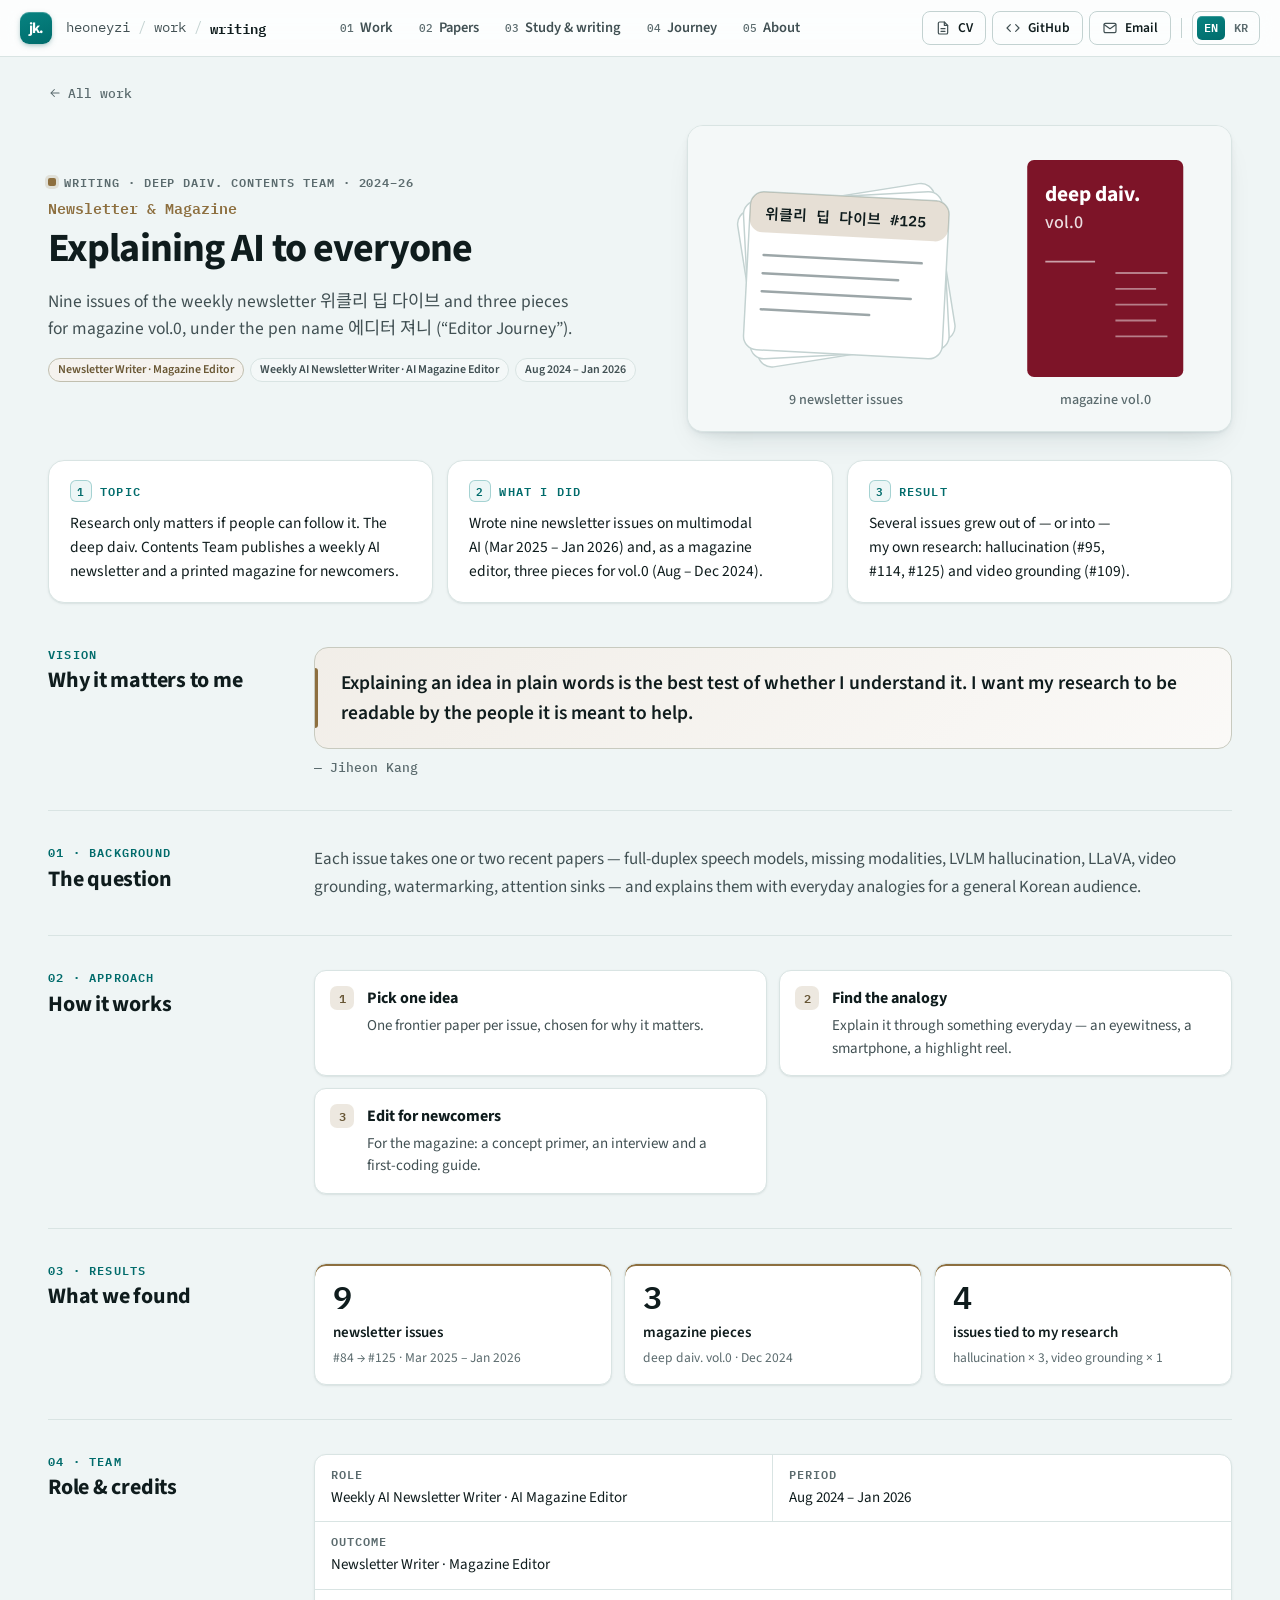
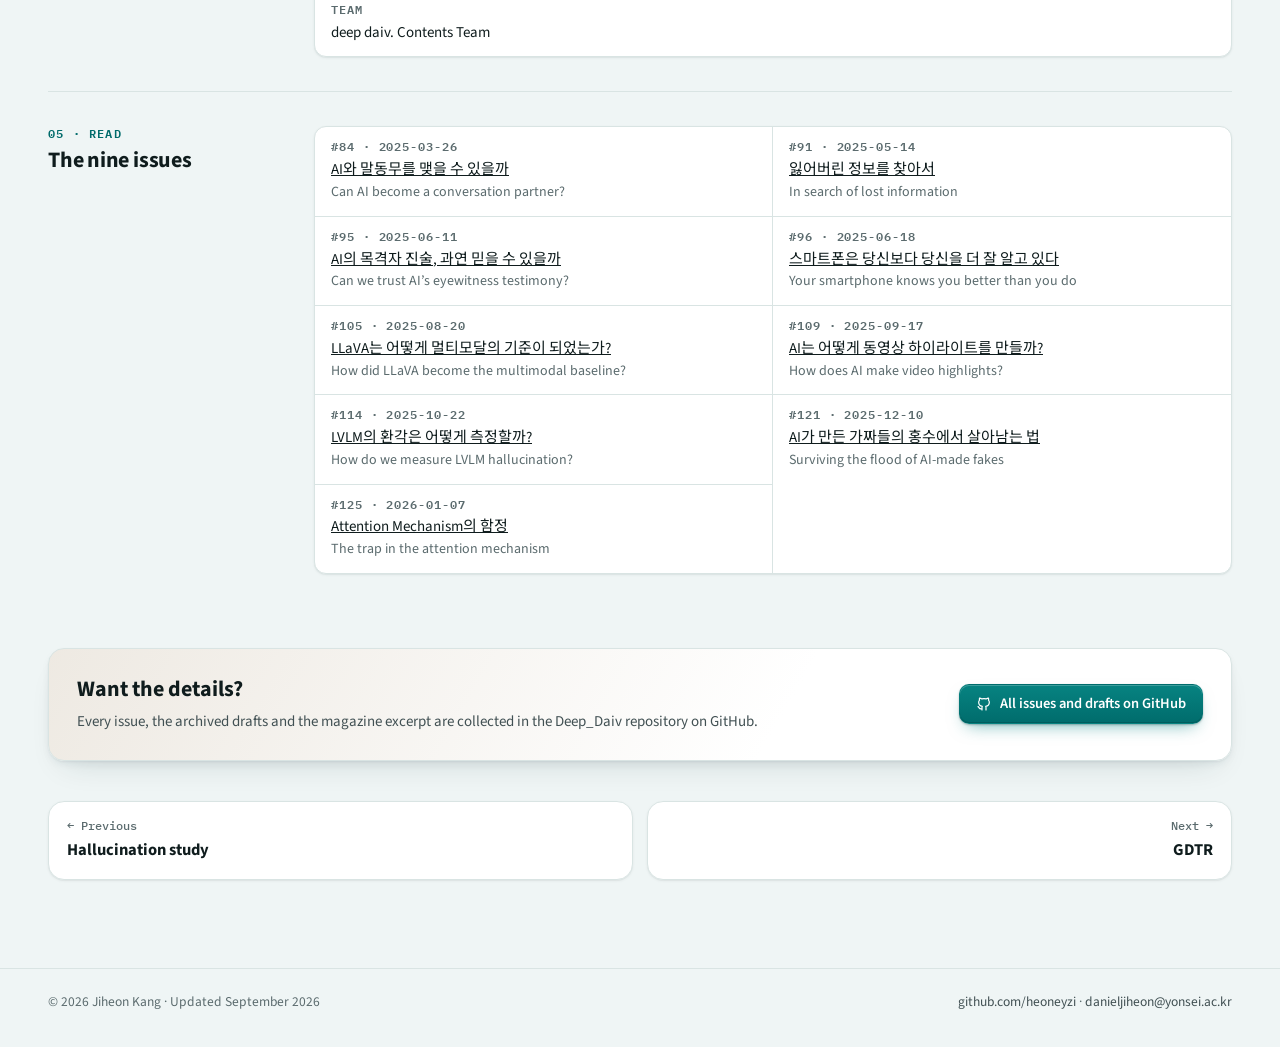
<file: projects/writing.html>
<!doctype html>
<html lang="en">
<head>
<meta charset="utf-8">
<meta name="viewport" content="width=device-width,initial-scale=1">
<title>Newsletter &amp; Magazine · Jiheon Kang</title>
<meta name="title-ko" content="Newsletter &amp; Magazine · 강지헌">
<meta name="description" content="Nine issues of the weekly newsletter 위클리 딥 다이브 and three pieces for magazine vol.0, under the pen name 에디터 져니 (“Editor Journey”).">
<meta name="theme-color" content="#f4f8f8">
<meta name="color-scheme" content="light">
<link rel="canonical" href="https://heoneyzi.github.io/projects/writing.html">
<meta property="og:type" content="website">
<meta property="og:title" content="Newsletter &amp; Magazine · Jiheon Kang">
<meta property="og:description" content="Nine issues of the weekly newsletter 위클리 딥 다이브 and three pieces for magazine vol.0, under the pen name 에디터 져니 (“Editor Journey”).">
<meta property="og:url" content="https://heoneyzi.github.io/projects/writing.html">
<meta property="og:image" content="https://heoneyzi.github.io/assets/og.png">
<meta name="twitter:card" content="summary_large_image">
<link rel="icon" type="image/svg+xml" href="../favicon.svg">
<link rel="preconnect" href="https://fonts.googleapis.com">
<link rel="preconnect" href="https://fonts.gstatic.com" crossorigin>
<link rel="stylesheet" href="https://fonts.googleapis.com/css2?family=Source+Sans+3:ital,wght@0,400;0,500;0,600;0,700;1,400&family=IBM+Plex+Mono:wght@400;500;600&family=Noto+Sans+KR:wght@400;500;700&display=swap">
<link rel="stylesheet" href="../assets/site.css?v=light-only-20260928">
<script src="../assets/site.js?v=light-only-20260928" defer></script>
</head>
<body>
<a class="skip" href="#main" data-ko="본문으로 건너뛰기">Skip to content</a>
<svg class="sprite" aria-hidden="true" focusable="false" xmlns="http://www.w3.org/2000/svg"><symbol id="i-mail" viewBox="0 0 24 24" fill="none" stroke="currentColor" stroke-width="1.8" stroke-linecap="round" stroke-linejoin="round"><rect x="3" y="5" width="18" height="14" rx="2"/><path d="m3.5 7 8.5 6 8.5-6"/></symbol><symbol id="i-file" viewBox="0 0 24 24" fill="none" stroke="currentColor" stroke-width="1.8" stroke-linecap="round" stroke-linejoin="round"><path d="M14 3H7a2 2 0 0 0-2 2v14a2 2 0 0 0 2 2h10a2 2 0 0 0 2-2V8z"/><path d="M14 3v5h5M9 13h6M9 17h6"/></symbol><symbol id="i-code" viewBox="0 0 24 24" fill="none" stroke="currentColor" stroke-width="1.8" stroke-linecap="round" stroke-linejoin="round"><path d="m8 7-5 5 5 5M16 7l5 5-5 5"/></symbol><symbol id="i-user" viewBox="0 0 24 24" fill="none" stroke="currentColor" stroke-width="1.8" stroke-linecap="round" stroke-linejoin="round"><circle cx="12" cy="8" r="4"/><path d="M4 21c1.5-4 4.5-6 8-6s6.5 2 8 6"/></symbol><symbol id="i-arrow" viewBox="0 0 24 24" fill="none" stroke="currentColor" stroke-width="1.8" stroke-linecap="round" stroke-linejoin="round"><path d="M5 12h14M13 6l6 6-6 6"/></symbol><symbol id="i-ext" viewBox="0 0 24 24" fill="none" stroke="currentColor" stroke-width="1.8" stroke-linecap="round" stroke-linejoin="round"><path d="M14 4h6v6M10 14 20 4M19 14v5a1 1 0 0 1-1 1H5a1 1 0 0 1-1-1V6a1 1 0 0 1 1-1h5"/></symbol><symbol id="i-mic" viewBox="0 0 24 24" fill="none" stroke="currentColor" stroke-width="1.8" stroke-linecap="round" stroke-linejoin="round"><rect x="9" y="3" width="6" height="11" rx="3"/><path d="M5 11a7 7 0 0 0 14 0M12 18v3"/></symbol><symbol id="i-medal" viewBox="0 0 24 24" fill="none" stroke="currentColor" stroke-width="1.8" stroke-linecap="round" stroke-linejoin="round"><circle cx="12" cy="9" r="6"/><path d="m8.5 14-1.5 7 5-3 5 3-1.5-7"/></symbol><symbol id="i-papers" viewBox="0 0 24 24" fill="none" stroke="currentColor" stroke-width="1.8" stroke-linecap="round" stroke-linejoin="round"><path d="M8 3h8l4 4v12a2 2 0 0 1-2 2H8a2 2 0 0 1-2-2V5a2 2 0 0 1 2-2z"/><path d="M16 3v4h4M4 7v12a2 2 0 0 0 2 2M10 12h6M10 16h6"/></symbol><symbol id="i-users" viewBox="0 0 24 24" fill="none" stroke="currentColor" stroke-width="1.8" stroke-linecap="round" stroke-linejoin="round"><circle cx="9" cy="8" r="3.5"/><path d="M2.5 20c.9-3.4 3.3-5.5 6.5-5.5s5.6 2.1 6.5 5.5M16 4.6a3.5 3.5 0 0 1 0 6.8M18 14.8c1.8.8 3 2.6 3.5 5.2"/></symbol><symbol id="i-dna" viewBox="0 0 24 24" fill="none" stroke="currentColor" stroke-width="1.8" stroke-linecap="round" stroke-linejoin="round"><path d="M8 3c0 5 8 5 8 9s-8 4-8 9M16 3c0 5-8 5-8 9s8 4 8 9M9.5 6.5h5M10 9.5h4M10 14.5h4M9.5 17.5h5"/></symbol><symbol id="i-cell" viewBox="0 0 24 24" fill="none" stroke="currentColor" stroke-width="1.8" stroke-linecap="round" stroke-linejoin="round"><circle cx="12" cy="12" r="9"/><circle cx="13" cy="11" r="3"/><circle cx="7.5" cy="15" r=".8"/><circle cx="16" cy="16.5" r=".8"/></symbol><symbol id="i-protein" viewBox="0 0 24 24" fill="none" stroke="currentColor" stroke-width="1.8" stroke-linecap="round" stroke-linejoin="round"><circle cx="6" cy="7" r="2.5"/><circle cx="17.5" cy="6" r="2.5"/><circle cx="12" cy="17.5" r="2.5"/><path d="M8.4 6.8 15 6.2M7.1 9.2l3.7 6M16.4 8.3 13.2 15"/></symbol><symbol id="i-pill" viewBox="0 0 24 24" fill="none" stroke="currentColor" stroke-width="1.8" stroke-linecap="round" stroke-linejoin="round"><rect x="2.8" y="8.3" width="18.4" height="7.4" rx="3.7" transform="rotate(-45 12 12)"/><path d="m8.6 8.6 6.8 6.8"/></symbol><symbol id="i-pulse" viewBox="0 0 24 24" fill="none" stroke="currentColor" stroke-width="1.8" stroke-linecap="round" stroke-linejoin="round"><path d="M3 12h4l3-7 4 14 3-7h4"/></symbol><symbol id="i-film" viewBox="0 0 24 24" fill="none" stroke="currentColor" stroke-width="1.8" stroke-linecap="round" stroke-linejoin="round"><rect x="3" y="5" width="18" height="14" rx="2"/><path d="M7 5v14M17 5v14M3 9.5h4M3 14.5h4M17 9.5h4M17 14.5h4"/></symbol><symbol id="i-route" viewBox="0 0 24 24" fill="none" stroke="currentColor" stroke-width="1.8" stroke-linecap="round" stroke-linejoin="round"><circle cx="6" cy="18" r="2.5"/><circle cx="18" cy="6" r="2.5"/><path d="M8.5 18H15a3.5 3.5 0 0 0 0-7H9a3.5 3.5 0 0 1 0-7h6.5"/></symbol><symbol id="i-compass" viewBox="0 0 24 24" fill="none" stroke="currentColor" stroke-width="1.8" stroke-linecap="round" stroke-linejoin="round"><circle cx="12" cy="12" r="9"/><path d="m15.5 8.5-2 5-5 2 2-5z"/></symbol><symbol id="i-chat" viewBox="0 0 24 24" fill="none" stroke="currentColor" stroke-width="1.8" stroke-linecap="round" stroke-linejoin="round"><path d="M4 5h16v11H9l-5 4z"/><path d="M8 9.5h8M8 12.5h5"/></symbol><symbol id="i-pin" viewBox="0 0 24 24" fill="none" stroke="currentColor" stroke-width="1.8" stroke-linecap="round" stroke-linejoin="round"><path d="M12 21s7-6.2 7-12a7 7 0 1 0-14 0c0 5.8 7 12 7 12z"/><circle cx="12" cy="9" r="2.5"/></symbol><symbol id="i-book" viewBox="0 0 24 24" fill="none" stroke="currentColor" stroke-width="1.8" stroke-linecap="round" stroke-linejoin="round"><path d="M3 5h6a3 3 0 0 1 3 3v12a2 2 0 0 0-2-2H3zM21 5h-6a3 3 0 0 0-3 3v12a2 2 0 0 1 2-2h7z"/></symbol><symbol id="i-eye" viewBox="0 0 24 24" fill="none" stroke="currentColor" stroke-width="1.8" stroke-linecap="round" stroke-linejoin="round"><path d="M2 12s3.5-7 10-7 10 7 10 7-3.5 7-10 7S2 12 2 12z"/><circle cx="12" cy="12" r="3"/></symbol><symbol id="i-pen" viewBox="0 0 24 24" fill="none" stroke="currentColor" stroke-width="1.8" stroke-linecap="round" stroke-linejoin="round"><path d="M4 20h4L19 9a2.8 2.8 0 0 0-4-4L4 16z"/><path d="m13.5 6.5 4 4"/></symbol><symbol id="i-check" viewBox="0 0 24 24" fill="none" stroke="currentColor" stroke-width="1.8" stroke-linecap="round" stroke-linejoin="round"><path d="m5 12.5 4.5 4.5L19 7.5"/></symbol><symbol id="i-cap" viewBox="0 0 24 24" fill="none" stroke="currentColor" stroke-width="1.8" stroke-linecap="round" stroke-linejoin="round"><path d="M2 9.5 12 4.5l10 5-10 5z"/><path d="M6 11.5v5c3.5 2.7 8.5 2.7 12 0v-5"/></symbol><symbol id="i-info" viewBox="0 0 24 24" fill="none" stroke="currentColor" stroke-width="1.8" stroke-linecap="round" stroke-linejoin="round"><circle cx="12" cy="12" r="9"/><path d="M12 11v6M12 7.5v.5"/></symbol><symbol id="i-down" viewBox="0 0 24 24" fill="none" stroke="currentColor" stroke-width="1.8" stroke-linecap="round" stroke-linejoin="round"><path d="M12 5v14M6 13l6 6 6-6"/></symbol><symbol id="i-spark" viewBox="0 0 24 24" fill="none" stroke="currentColor" stroke-width="1.8" stroke-linecap="round" stroke-linejoin="round"><path d="M12 3l1.9 5.1L19 10l-5.1 1.9L12 17l-1.9-5.1L5 10l5.1-1.9z"/></symbol><symbol id="i-github" viewBox="0 0 24 24" fill="none" stroke="currentColor" stroke-width="1.8" stroke-linecap="round" stroke-linejoin="round"><path d="M9 19c-4.3 1.4-4.3-2.5-6-3m12 5v-3.5c0-1 .1-1.4-.5-2 2.8-.3 5.5-1.4 5.5-6a4.6 4.6 0 0 0-1.3-3.2 4.2 4.2 0 0 0-.1-3.2s-1.1-.3-3.5 1.3a12.3 12.3 0 0 0-6.2 0C6.5 2.8 5.4 3.1 5.4 3.1a4.2 4.2 0 0 0-.1 3.2A4.6 4.6 0 0 0 4 9.5c0 4.6 2.7 5.7 5.5 6-.6.6-.6 1.2-.5 2V21"/></symbol></svg>
<header class="topbar">
  <div class="tb-row">
    <a class="brand" href="../index.html" aria-label="Jiheon Kang — home" data-ko-aria="강지헌 — 홈"><span class="brand-mark">jk.</span></a>
    <div class="crumbs"><a href="../index.html">heoneyzi</a><span class="sep">/</span><a href="../index.html#work" data-ko="작업">work</a><span class="sep">/</span><span aria-current="page">writing</span></div>
    <nav class="nav" aria-label="Sections" data-ko-aria="섹션"><a href="../index.html#work"><span class="n">01</span><span data-ko="연구·프로젝트">Work</span></a><a href="../index.html#papers"><span class="n">02</span><span data-ko="논문">Papers</span></a><a href="../index.html#study"><span class="n">03</span><span data-ko="공부·글">Study & writing</span></a><a href="../index.html#journey"><span class="n">04</span><span data-ko="걸어온 길">Journey</span></a><a href="../index.html#about"><span class="n">05</span><span data-ko="소개">About</span></a></nav>
    <div class="tb-right">
      <a class="tb-btn" href="../Jiheon_Kang_CV.pdf" target="_blank" rel="noopener" aria-label="CV (PDF)"><svg class="ic" aria-hidden="true"><use href="#i-file"/></svg><span class="t">CV</span></a>
      <a class="tb-btn" href="https://github.com/heoneyzi" target="_blank" rel="noopener" aria-label="GitHub"><svg class="ic" aria-hidden="true"><use href="#i-code"/></svg><span class="t">GitHub</span></a>
      <a class="tb-btn" href="mailto:danieljiheon@yonsei.ac.kr" aria-label="Email" data-ko-aria="이메일"><svg class="ic" aria-hidden="true"><use href="#i-mail"/></svg><span class="t" data-ko="이메일">Email</span></a>
      <span class="tb-sep" aria-hidden="true"></span>
      <button class="lang-btn" type="button" data-lang-toggle aria-label="한국어로 보기" aria-pressed="false"><span class="l-en">EN</span><span class="l-ko">KR</span></button>
    </div>
  </div>
  <nav class="nav-strip" aria-label="Sections" data-ko-aria="섹션"><a href="../index.html#work"><span class="n">01</span><span data-ko="연구·프로젝트">Work</span></a><a href="../index.html#papers"><span class="n">02</span><span data-ko="논문">Papers</span></a><a href="../index.html#study"><span class="n">03</span><span data-ko="공부·글">Study & writing</span></a><a href="../index.html#journey"><span class="n">04</span><span data-ko="걸어온 길">Journey</span></a><a href="../index.html#about"><span class="n">05</span><span data-ko="소개">About</span></a></nav>
</header>
<main id="main" class="proj dom-write">
<div class="wrap">
  <a class="back" href="../index.html#work"><svg class="ic" aria-hidden="true"><use href="#i-arrow"/></svg><span data-ko="전체 작업">All work</span></a>
  <div class="p-head">
    <div>
      <p class="p-kicker"><span class="dot"></span><span data-ko="글쓰기 · deep daiv. 콘텐츠팀 · 2024–26">Writing · deep daiv. Contents Team · 2024–26</span></p>
      <p class="p-short">Newsletter &amp; Magazine</p>
      <h1 data-ko="모두를 위한 AI 글쓰기">Explaining AI to everyone</h1>
      <p class="p-lede" data-ko="주간 뉴스레터 “위클리 딥 다이브” 9편과 매거진 vol.0의 글 3편을 필명 “에디터 져니”로 썼습니다.">Nine issues of the weekly newsletter 위클리 딥 다이브 and three pieces for magazine vol.0, under the pen name 에디터 져니 (“Editor Journey”).</p>
      <div class="p-badges"><span class="badge b-acc" data-ko="뉴스레터 필진 · 매거진 에디터">Newsletter Writer · Magazine Editor</span><span class="badge" data-ko="주간 AI 뉴스레터 필진 · AI 매거진 에디터">Weekly AI Newsletter Writer · AI Magazine Editor</span><span class="badge" data-ko="2024.08 – 2026.01">Aug 2024 – Jan 2026</span></div>
    </div>
    <figure class="card p-hero" style="margin:0"><svg class="ill" viewBox="0 0 480 270" role="img" aria-label="A stack of newsletter issues and the red cover of deep daiv. magazine vol.0." data-ko-aria="뉴스레터 호들과 deep daiv. 매거진 vol.0의 빨간 표지." preserveAspectRatio="xMidYMid meet" xmlns="http://www.w3.org/2000/svg"><rect class="i-bg" x="0" y="0" width="480" height="270"/><g transform="rotate(-9 140 132)"><rect x="52" y="62" width="176" height="140" rx="12" class="i-box" stroke-width="1.3"/></g><g transform="rotate(-3 140 132)"><rect x="52" y="62" width="176" height="140" rx="12" class="i-box" stroke-width="1.3"/></g><g transform="rotate(3 140 132)"><rect x="52" y="62" width="176" height="140" rx="12" class="i-box" stroke-width="1.3"/><rect x="52" y="62" width="176" height="36" rx="12" class="i-soft"/><text x="66" y="86" class="t-m" style="font-size:13px;font-weight:600;fill:var(--text)">위클리 딥 다이브 #125</text><line x1="66" y1="118" x2="206" y2="118" class="i-ln2" stroke-width="2.2" opacity=".6" stroke-linecap="round"/><line x1="66" y1="134" x2="186" y2="134" class="i-ln2" stroke-width="2.2" opacity=".6" stroke-linecap="round"/><line x1="66" y1="150" x2="198" y2="150" class="i-ln2" stroke-width="2.2" opacity=".6" stroke-linecap="round"/><line x1="66" y1="166" x2="162" y2="166" class="i-ln2" stroke-width="2.2" opacity=".6" stroke-linecap="round"/></g><text x="140" y="246" class="t-s lbl" text-anchor="middle" data-ko="뉴스레터 9편">9 newsletter issues</text><rect x="300" y="30" width="138" height="192" rx="6" style="fill:#7d1428"/><text x="316" y="66" style="font:700 19px var(--font);fill:#fff">deep daiv.</text><text x="316" y="90" style="font:500 16px var(--font);fill:#fff;opacity:.85">vol.0</text><line x1="378" y1="130" x2="424" y2="130" style="stroke:#fff;stroke-width:1.6;opacity:.45"/><line x1="378" y1="144" x2="414" y2="144" style="stroke:#fff;stroke-width:1.6;opacity:.45"/><line x1="378" y1="158" x2="424" y2="158" style="stroke:#fff;stroke-width:1.6;opacity:.45"/><line x1="378" y1="172" x2="414" y2="172" style="stroke:#fff;stroke-width:1.6;opacity:.45"/><line x1="378" y1="186" x2="424" y2="186" style="stroke:#fff;stroke-width:1.6;opacity:.45"/><line x1="316" y1="120" x2="360" y2="120" style="stroke:#fff;stroke-width:1.6;opacity:.6"/><text x="369" y="246" class="t-s lbl" text-anchor="middle" data-ko="매거진 vol.0">magazine vol.0</text></svg></figure>
  </div>
  <div class="glance">
    <section class="card g-card"><h2><span class="k">1</span><span data-ko="주제">Topic</span></h2><p data-ko="연구는 사람들이 따라올 수 있어야 의미가 있습니다. deep daiv. 콘텐츠팀은 주간 AI 뉴스레터와 입문자를 위한 인쇄 매거진을 만듭니다.">Research only matters if people can follow it. The deep daiv. Contents Team publishes a weekly AI newsletter and a printed magazine for newcomers.</p></section>
    <section class="card g-card"><h2><span class="k">2</span><span data-ko="한 일">What I did</span></h2><p data-ko="멀티모달 AI를 다룬 뉴스레터 9편(2025.3 – 2026.1)을 썼고, 매거진 에디터로서 vol.0에 글 3편(2024.8 – 12)을 실었습니다.">Wrote nine newsletter issues on multimodal AI (Mar 2025 – Jan 2026) and, as a magazine editor, three pieces for vol.0 (Aug – Dec 2024).</p></section>
    <section class="card g-card"><h2><span class="k">3</span><span data-ko="결과">Result</span></h2><p data-ko="몇몇 호는 제 연구에서 나왔거나 연구로 이어졌습니다. 환각(#95, #114, #125)과 비디오 그라운딩(#109)이 그렇습니다.">Several issues grew out of — or into — my own research: hallucination (#95, #114, #125) and video grounding (#109).</p></section>
  </div>
  <div class="p-story">
    <section class="st-row"><h2><small data-ko="비전">Vision</small><span data-ko="이 연구가 제게 중요한 이유">Why it matters to me</span></h2>
      <div class="st-body"><blockquote class="vision" style="margin:0"><span data-ko="쉬운 말로 설명할 수 있어야 제가 제대로 이해한 것입니다. 제 연구가 도움을 주려는 사람들도 읽을 수 있기를 바랍니다.">Explaining an idea in plain words is the best test of whether I understand it. I want my research to be readable by the people it is meant to help.</span></blockquote><p class="vision-by">— Jiheon Kang</p></div></section>
    <section class="st-row"><h2><small data-ko="01 · 배경">01 · Background</small><span data-ko="질문">The question</span></h2><div class="st-body"><p data-ko="매 호마다 최신 논문 한두 편(전이중 음성 모델, 모달리티 결손, LVLM 환각, LLaVA, 비디오 그라운딩, 워터마킹, 어텐션 싱크 등)을 골라 일반 독자도 이해할 수 있게 일상의 비유로 풀었습니다.">Each issue takes one or two recent papers — <span class="nw">full-duplex</span> speech models, missing modalities, LVLM hallucination, LLaVA, video grounding, watermarking, attention sinks — and explains them with everyday analogies for a general Korean audience.</p></div></section>
    <section class="st-row"><h2><small data-ko="02 · 방법">02 · Approach</small><span data-ko="어떻게 했나">How it works</span></h2><div class="st-body"><ol class="steps"><li><b data-ko="아이디어 하나 고르기">Pick one idea</b><span data-ko="매 호마다 왜 중요한지가 분명한 최신 논문 하나를 고릅니다.">One frontier paper per issue, chosen for why it matters.</span></li><li><b data-ko="비유 찾기">Find the analogy</b><span data-ko="목격자 진술, 스마트폰, 하이라이트 영상처럼 일상의 무언가로 설명합니다.">Explain it through something everyday — an eyewitness, a smartphone, a highlight reel.</span></li><li><b data-ko="입문자를 위한 편집">Edit for newcomers</b><span data-ko="매거진에는 개념 입문, 인터뷰, 첫 코딩 안내를 썼습니다.">For the magazine: a concept primer, an interview and a <span class="nw">first-coding</span> guide.</span></li></ol></div></section>
    <section class="st-row"><h2><small data-ko="03 · 결과">03 · Results</small><span data-ko="무엇을 알아냈나">What we found</span></h2><div class="st-body"><div class="kpis"><div class="kpi"><p class="kpi-v">9</p><p class="kpi-l" data-ko="뉴스레터 발행">newsletter issues</p><p class="kpi-n" data-ko="#84 → #125 · 2025.03 – 2026.01">#84 → #125 · Mar 2025 – Jan 2026</p></div><div class="kpi"><p class="kpi-v">3</p><p class="kpi-l" data-ko="매거진 글">magazine pieces</p><p class="kpi-n" data-ko="deep daiv. vol.0 · 2024.12">deep daiv. vol.0 · Dec 2024</p></div><div class="kpi"><p class="kpi-v">4</p><p class="kpi-l" data-ko="제 연구와 이어진 호">issues tied to my research</p><p class="kpi-n" data-ko="환각 3편, 비디오 그라운딩 1편">hallucination × 3, video grounding × 1</p></div></div></div></section>
    <section class="st-row"><h2><small data-ko="04 · 팀">04 · Team</small><span data-ko="역할과 팀">Role &amp; credits</span></h2><div class="st-body"><dl class="facts">
  <div><dt data-ko="역할">Role</dt><dd data-ko="주간 AI 뉴스레터 필진 · AI 매거진 에디터">Weekly AI Newsletter Writer · AI Magazine Editor</dd></div>
  <div><dt data-ko="기간">Period</dt><dd data-ko="2024.08 – 2026.01">Aug 2024 – Jan 2026</dd></div>
  <div class="full"><dt data-ko="성과">Outcome</dt><dd data-ko="뉴스레터 필진 · 매거진 에디터">Newsletter Writer · Magazine Editor</dd></div>
  <div class="full"><dt data-ko="팀">Team</dt><dd data-ko="deep daiv. 콘텐츠팀">deep daiv. Contents Team</dd></div>
</dl></div></section>
    <section class="st-row"><h2><small data-ko="05 · 읽기">05 · Read</small><span data-ko="뉴스레터 9편">The nine issues</span></h2>
<div class="st-body"><dl class="facts"><div><dt>#84 · 2025-03-26</dt><dd><a href="https://stib.ee/FtxG" target="_blank" rel="noopener" lang="ko">AI와 말동무를 맺을 수 있을까</a><br><span style="color:var(--text-3);font-size:14px">Can AI become a conversation partner?</span></dd></div><div><dt>#91 · 2025-05-14</dt><dd><a href="https://stib.ee/kwXH" target="_blank" rel="noopener" lang="ko">잃어버린 정보를 찾아서</a><br><span style="color:var(--text-3);font-size:14px">In search of lost information</span></dd></div><div><dt>#95 · 2025-06-11</dt><dd><a href="https://stib.ee/lq1I" target="_blank" rel="noopener" lang="ko">AI의 목격자 진술, 과연 믿을 수 있을까</a><br><span style="color:var(--text-3);font-size:14px">Can we trust AI’s eyewitness testimony?</span></dd></div><div><dt>#96 · 2025-06-18</dt><dd><a href="https://stib.ee/ny5I" target="_blank" rel="noopener" lang="ko">스마트폰은 당신보다 당신을 더 잘 알고 있다</a><br><span style="color:var(--text-3);font-size:14px">Your smartphone knows you better than you do</span></dd></div><div><dt>#105 · 2025-08-20</dt><dd><a href="https://stib.ee/uIvI" target="_blank" rel="noopener" lang="ko">LLaVA는 어떻게 멀티모달의 기준이 되었는가?</a><br><span style="color:var(--text-3);font-size:14px">How did LLaVA become the multimodal baseline?</span></dd></div><div><dt>#109 · 2025-09-17</dt><dd><a href="https://stib.ee/PbLJ" target="_blank" rel="noopener" lang="ko">AI는 어떻게 동영상 하이라이트를 만들까?</a><br><span style="color:var(--text-3);font-size:14px">How does AI make video highlights?</span></dd></div><div><dt>#114 · 2025-10-22</dt><dd><a href="https://stib.ee/eXmJ" target="_blank" rel="noopener" lang="ko">LVLM의 환각은 어떻게 측정할까?</a><br><span style="color:var(--text-3);font-size:14px">How do we measure LVLM hallucination?</span></dd></div><div><dt>#121 · 2025-12-10</dt><dd><a href="https://stib.ee/ZJTK" target="_blank" rel="noopener" lang="ko">AI가 만든 가짜들의 홍수에서 살아남는 법</a><br><span style="color:var(--text-3);font-size:14px">Surviving the flood of AI-made fakes</span></dd></div><div><dt>#125 · 2026-01-07</dt><dd><a href="https://stib.ee/7npK" target="_blank" rel="noopener" lang="ko">Attention Mechanism의 함정</a><br><span style="color:var(--text-3);font-size:14px">The trap in the attention mechanism</span></dd></div></dl></div></section>
  </div>
  <aside class="card cta">
    <div><h2 data-ko="더 자세히 보고 싶다면">Want the details?</h2><p data-ko="모든 호와 초안, 매거진 발췌본은 GitHub의 Deep_Daiv 저장소에 모아 두었습니다.">Every issue, the archived drafts and the magazine excerpt are collected in the Deep_Daiv repository on GitHub.</p></div>
    <div class="cta-links"><a class="btn btn-primary" href="https://github.com/heoneyzi/Deep_Daiv/tree/main/Contents" target="_blank" rel="noopener"><svg class="ic" aria-hidden="true"><use href="#i-github"/></svg><span data-ko="GitHub에서 모든 호와 초안 보기">All issues and drafts on GitHub</span></a></div>
  </aside>
  <nav class="pn" aria-label="More projects" data-ko-aria="다른 프로젝트">
    <a class="card tilt dom-ai" data-tilt href="hallucination.html"><small data-ko="← 이전">← Previous</small><b>Hallucination study</b></a>
    <a class="card tilt next dom-dna" data-tilt href="gdtr.html"><small data-ko="다음 →">Next →</small><b>GDTR</b></a>
  </nav>
</div>
</main>
<footer class="foot">
  <div class="wrap">
    <span>© 2026 Jiheon Kang · <span data-ko="2026년 9월 업데이트">Updated September 2026</span></span>
    <span><a href="https://github.com/heoneyzi" target="_blank" rel="noopener">github.com/heoneyzi</a> · <a href="mailto:danieljiheon@yonsei.ac.kr">danieljiheon@yonsei.ac.kr</a></span>
  </div>
</footer>
</body>
</html>
</file>
<file: assets/site.css>
/* heoneyzi.github.io — research portfolio.
   Light "research report" look, built around the CV teal #008080.
   Plain CSS, no build step. The light palette is defined on :root.
   Depth system: every card rests on --e1, lifts to --e3 on hover; link cards tilt toward the pointer (site.js). */

/* ------------------------------------------------------------------ tokens (always light) */
:root{
  --font:"Source Sans 3","Noto Sans KR",system-ui,-apple-system,"Segoe UI",Roboto,sans-serif;
  --mono:"IBM Plex Mono","Noto Sans KR",ui-monospace,SFMono-Regular,Menlo,Consolas,monospace;
  --tb-h:56px;
  --r:16px;
  --r-sm:10px;
  --ease:cubic-bezier(.2,.8,.2,1);
  --brand:#008080;
  color-scheme:light;
  --bg:#eff5f5;--bg-2:#ffffff;--panel:#ffffff;--panel-2:#f4f8f8;--hover:#e8f2f1;
  --line:#d9e4e3;--line-2:#c3d2d1;
  --text:#0f1c1d;--text-2:#415053;--text-3:#5b6b6e;
  --accent:#008080;--accent-text:#006b6b;--accent-ink:#ffffff;
  --accent-soft:rgba(0,128,128,.07);--accent-line:rgba(0,128,128,.30);--accent-glow:rgba(0,128,128,.16);
  --btn-hi:#078381;--btn-lo:#006c6c;
  --good:#1f8959;--warn:#ad721c;
  --c-dna:#008080;--c-cell:#2b70ab;--c-protein:#6f5bb0;--c-drug:#a86b21;--c-clinic:#b44157;--c-ai:#566b86;--c-write:#8d6f3f;
  --e1:0 1px 1px rgba(12,48,50,.04),0 1px 3px rgba(12,48,50,.06);
  --e2:0 1px 2px rgba(12,48,50,.05),0 4px 10px -2px rgba(12,48,50,.07),0 16px 32px -16px rgba(12,48,50,.16);
  --e3:0 2px 4px rgba(12,48,50,.05),0 14px 26px -10px rgba(12,48,50,.16),0 34px 64px -26px var(--glow,rgba(0,110,110,.34));
  --e-btn:0 1px 1px rgba(12,48,50,.05),0 1px 2px rgba(12,48,50,.06);
  --e-btn-up:0 2px 3px rgba(12,48,50,.06),0 8px 18px -8px rgba(12,48,50,.22);
  --e-press:inset 0 1px 3px rgba(12,48,50,.16);
  --sheen:rgba(0,128,128,.055);
  --ring:rgba(0,128,128,.6);
  --dots:rgba(0,128,128,.12);
  --topbar:rgba(255,255,255,.8);
  --teal-ink:#ffffff;
  /* aliases kept for og.py */
  --teal:var(--accent);--teal-text:var(--accent-text);--teal-fill:var(--accent);--teal-soft:var(--accent-soft);--teal-line:var(--accent-line);--teal-glow:var(--accent-glow);
}

/* ------------------------------------------------------------------ base */
*,*::before,*::after{box-sizing:border-box}
[hidden]{display:none!important}
html{-webkit-text-size-adjust:100%;scroll-padding-top:calc(var(--tb-h) + 20px);background:var(--bg);scroll-behavior:smooth}
body{margin:0;background:var(--bg);color:var(--text);font-family:var(--font);font-size:16px;line-height:1.6;-webkit-font-smoothing:antialiased;text-rendering:optimizeLegibility}
html[lang="ko"] body{word-break:keep-all;overflow-wrap:anywhere}
h1,h2,h3,h4{text-wrap:balance}
p,li,dd{text-wrap:pretty}
.w-q,.m-q,.w-l,.st-q,.hl-l,.hl-s,.m-foot,.j-what,.j-role,.v-name,.kpi-l,.kpi-n,.contact p,.cta p,.g-card p,.p-lede,.scope{text-wrap:balance}
img,svg{max-width:100%}
a{color:inherit}
button{font:inherit;color:inherit}
::selection{background:color-mix(in srgb,var(--accent) 28%,transparent)}
.sprite{position:absolute;width:0;height:0;overflow:hidden}
.sr-only{position:absolute!important;width:1px;height:1px;padding:0;margin:-1px;overflow:hidden;clip:rect(0,0,0,0);white-space:nowrap;border:0}
.skip{position:absolute;left:-999px;top:8px;z-index:200;background:var(--accent);color:var(--accent-ink);padding:8px 12px;border-radius:6px;font-weight:700;text-decoration:none}
.skip:focus{left:12px}
:focus-visible{outline:2px solid var(--accent);outline-offset:2px;border-radius:6px}
.ic{width:16px;height:16px;fill:none;stroke:currentColor;stroke-width:1.8;stroke-linecap:round;stroke-linejoin:round;flex:none;display:block}
.wrap{width:100%;max-width:1240px;margin:0 auto;padding:0 28px}
.mono{font-family:var(--mono)}
.nw{white-space:nowrap}
.badge .nw,.pill .nw{display:contents}

/* ------------------------------------------------------------------ top bar */
.topbar{position:sticky;top:0;z-index:60;background:var(--topbar);-webkit-backdrop-filter:saturate(1.5) blur(14px);backdrop-filter:saturate(1.5) blur(14px);border-bottom:1px solid var(--line);transition:box-shadow .3s ease,border-color .3s ease}
.topbar.is-scrolled{box-shadow:0 10px 30px -20px rgba(12,48,50,.28)}
.tb-row{height:var(--tb-h);display:flex;align-items:center;gap:14px;padding:0 20px;max-width:1440px;margin:0 auto}
.brand{display:inline-flex;align-items:center;gap:10px;text-decoration:none;border-radius:9px;flex:none}
.brand-mark{display:grid;place-items:center;width:32px;height:32px;border-radius:9px;background:linear-gradient(160deg,var(--btn-hi),var(--btn-lo));color:#fff;font:700 15px/1 var(--font);letter-spacing:-.05em;box-shadow:inset 0 1px 0 rgba(255,255,255,.22),0 2px 6px -2px rgba(0,80,80,.55);transition:transform .25s var(--ease),box-shadow .25s var(--ease)}
.brand:hover .brand-mark{transform:translateY(-1px) rotate(-4deg);box-shadow:inset 0 1px 0 rgba(255,255,255,.25),0 6px 14px -4px rgba(0,110,110,.6)}
.crumbs{display:flex;align-items:center;min-width:0;font:400 13.5px/1 var(--mono);color:var(--text-3);white-space:nowrap}
.crumbs a{color:var(--text-2);text-decoration:none;transition:color .15s ease}
.crumbs a:hover{color:var(--accent-text)}
.crumbs .sep{margin:0 8px;color:var(--line-2)}
.crumbs [aria-current]{color:var(--text);font-weight:600}
.nav{margin:0 auto;display:flex;align-items:center;gap:2px}
.nav a{position:relative;display:inline-flex;align-items:center;height:34px;padding:0 12px;border-radius:8px;color:var(--text-2);text-decoration:none;font-size:14.5px;font-weight:600;white-space:nowrap;transition:color .15s ease,background-color .15s ease}
.nav a .n{font:500 11px var(--mono);color:var(--text-3);margin-right:6px;transition:color .15s ease}
.nav a::after{content:"";position:absolute;left:12px;right:12px;bottom:3px;height:2px;border-radius:2px;background:var(--accent);transform:scaleX(0);transition:transform .3s var(--ease)}
.nav a:hover{color:var(--text);background:var(--hover)}
.nav a:hover .n,.nav a.is-active .n{color:var(--accent-text)}
.nav a.is-active{color:var(--text)}
.nav a.is-active::after{transform:scaleX(1)}
.tb-right{display:flex;align-items:center;gap:6px;flex:none;margin-left:auto}
.tb-btn{display:inline-flex;align-items:center;gap:7px;height:34px;padding:0 12px;border:1px solid var(--line-2);border-radius:8px;background:transparent;color:var(--text);font:600 13.5px/1 var(--font);text-decoration:none;cursor:pointer;white-space:nowrap;transition:background-color .15s ease,border-color .15s ease,transform .18s var(--ease),box-shadow .18s var(--ease)}
.tb-btn:hover{background:var(--panel);border-color:var(--accent-line);transform:translateY(-1px);box-shadow:var(--e-btn-up)}
.tb-btn .ic{color:var(--text-2)}
.tb-btn:hover .ic{color:var(--accent-text)}
.tb-sep{width:1px;height:20px;background:var(--line-2);margin:0 4px}
.lang-btn{display:inline-flex;align-items:center;gap:2px;height:34px;padding:0 4px;border:1px solid var(--line-2);border-radius:8px;background:transparent;cursor:pointer;transition:border-color .15s ease}
.lang-btn:hover{border-color:var(--accent-line)}
.lang-btn span{display:inline-grid;place-items:center;min-width:28px;height:24px;padding:0 5px;border-radius:5px;font:600 11.5px/1 var(--mono);color:var(--text-3);transition:background-color .2s ease,color .2s ease}
html:not([lang="ko"]) .lang-btn .l-en,html[lang="ko"] .lang-btn .l-ko{background:linear-gradient(160deg,var(--btn-hi),var(--btn-lo));color:#fff;box-shadow:inset 0 1px 0 rgba(255,255,255,.2)}
.nav-strip{display:none}

/* ------------------------------------------------------------------ Korean: letter-spaced mono labels read poorly in Hangul */
html[lang="ko"] .eyebrow,html[lang="ko"] .lbl,html[lang="ko"] .now-h,html[lang="ko"] .g-card h2,html[lang="ko"] .st-row>h2 small,
html[lang="ko"] .facts dt,html[lang="ko"] .side-card h3,html[lang="ko"] .hl-ctx,html[lang="ko"] .p-kicker,html[lang="ko"] .w-kicker,
html[lang="ko"] .scroll-cue,html[lang="ko"] .pill,html[lang="ko"] .j-when,html[lang="ko"] .id-stamp{letter-spacing:.01em;font-family:var(--font)}

/* ------------------------------------------------------------------ shared bits */
.pill{display:inline-flex;align-items:center;gap:6px;font:600 11px/1 var(--mono);text-transform:uppercase;letter-spacing:.08em;padding:6px 9px;border-radius:6px;background:var(--accent-soft);color:var(--accent-text);border:1px solid var(--accent-line);white-space:nowrap}
.eyebrow{margin:0 0 8px;font:600 12px/1.2 var(--mono);text-transform:uppercase;letter-spacing:.1em;color:var(--accent-text)}
.badge{display:inline-flex;align-items:center;gap:6px;height:24px;padding:0 9px;border-radius:999px;font:600 12px/1 var(--font);white-space:nowrap;border:1px solid var(--line);color:var(--text-2);background:var(--panel-2)}
.badge.b-acc{border-color:color-mix(in srgb,var(--dc,var(--accent)) 32%,var(--line));color:color-mix(in srgb,var(--dc,var(--accent)) 72%,var(--text));background:color-mix(in srgb,var(--dc,var(--accent)) 9%,var(--panel))}
.badge.b-solid{border-color:transparent;color:#fff;background:linear-gradient(160deg,var(--btn-hi),var(--btn-lo));box-shadow:inset 0 1px 0 rgba(255,255,255,.2),0 2px 6px -2px rgba(0,90,90,.5)}
.badge.b-live::before{content:"";width:7px;height:7px;border-radius:50%;background:var(--good);animation:pulse 2.4s ease-out infinite}
@keyframes pulse{0%{box-shadow:0 0 0 0 color-mix(in srgb,var(--good) 55%,transparent)}70%{box-shadow:0 0 0 6px transparent}100%{box-shadow:0 0 0 0 transparent}}
.btn{position:relative;display:inline-flex;align-items:center;justify-content:center;gap:8px;height:40px;padding:0 16px;border-radius:10px;border:1px solid var(--line-2);background:var(--panel);color:var(--text);font:600 14.5px/1 var(--font);text-decoration:none;white-space:nowrap;cursor:pointer;box-shadow:var(--e-btn);transition:transform .2s var(--ease),box-shadow .2s var(--ease),border-color .2s ease,background-color .2s ease,color .2s ease}
.btn .ic{width:16px;height:16px;color:var(--text-2);transition:color .2s ease,transform .25s var(--ease)}
.btn:hover{border-color:var(--accent-line);background:var(--panel);transform:translateY(-2px);box-shadow:var(--e-btn-up)}
.btn:hover .ic{color:var(--accent-text)}
.btn:active{transform:translateY(0) scale(.98);box-shadow:var(--e-press);transition-duration:.08s}
.btn-primary{background:linear-gradient(180deg,var(--btn-hi),var(--btn-lo));color:#fff;border-color:transparent;box-shadow:inset 0 1px 0 rgba(255,255,255,.22),inset 0 -1px 0 rgba(0,0,0,.14),0 1px 2px rgba(0,50,50,.3),0 8px 18px -8px rgba(0,128,128,.6)}
.btn-primary .ic{color:#fff}
.btn-primary:hover{background:linear-gradient(180deg,color-mix(in srgb,var(--btn-hi) 88%,#fff),var(--btn-lo));border-color:transparent;box-shadow:inset 0 1px 0 rgba(255,255,255,.26),inset 0 -1px 0 rgba(0,0,0,.14),0 2px 4px rgba(0,50,50,.3),0 14px 26px -10px rgba(0,128,128,.75)}
.btn-primary:hover .ic{color:#fff;transform:translateX(1px)}
.btn-primary:active{box-shadow:inset 0 2px 5px rgba(0,40,40,.45)}
.dom{--dc:var(--c-dna)}
.dom-dna{--dc:var(--c-dna)}.dom-cell{--dc:var(--c-cell)}.dom-protein{--dc:var(--c-protein)}.dom-drug{--dc:var(--c-drug)}.dom-clinic{--dc:var(--c-clinic)}.dom-ai{--dc:var(--c-ai)}.dom-write{--dc:var(--c-write)}
.dot{display:inline-block;width:8px;height:8px;border-radius:2px;background:var(--dc,var(--accent));flex:none;box-shadow:0 0 0 3px color-mix(in srgb,var(--dc,var(--accent)) 16%,transparent)}
:is(.interests,.also)>.lbl{font:600 11px/1 var(--mono);letter-spacing:.08em;text-transform:uppercase;color:var(--text-3)}

/* ------------------------------------------------------------------ cards + depth */
.card{position:relative;background:var(--panel);border:1px solid var(--line);border-radius:var(--r);box-shadow:var(--e1)}
a.card{text-decoration:none;color:inherit}
/* lift: containers that hold several links */
.lift{transition:transform .35s var(--ease),box-shadow .35s var(--ease),border-color .25s ease}
@media (hover:hover){
  .lift:hover{transform:translateY(-3px);box-shadow:var(--e2);border-color:color-mix(in srgb,var(--dc,var(--accent)) 30%,var(--line))}
}
/* tilt: whole-card links. site.js feeds --px/--py (-.5….5) and --gx/--gy (pointer %) */
.tilt{--px:0;--py:0;--lift:0px;--glow:var(--accent-glow);transform:perspective(1100px) translate3d(0,var(--lift),0) rotateX(calc(var(--py) * -7deg)) rotateY(calc(var(--px) * 9deg));transition:transform .6s var(--ease),box-shadow .4s var(--ease),border-color .25s ease}
.tilt.is-tilting{transition:transform .14s linear,box-shadow .4s var(--ease),border-color .25s ease;will-change:transform}
.tilt::before{content:"";position:absolute;inset:-1px;border-radius:inherit;padding:1px;background:radial-gradient(300px circle at var(--gx,50%) var(--gy,0%),var(--ring),transparent 70%);-webkit-mask:linear-gradient(#000 0 0) content-box,linear-gradient(#000 0 0);-webkit-mask-composite:xor;mask:linear-gradient(#000 0 0) content-box exclude,linear-gradient(#000 0 0);opacity:0;transition:opacity .35s ease;pointer-events:none;z-index:3}
.tilt::after{content:"";position:absolute;inset:0;border-radius:inherit;background:radial-gradient(520px circle at var(--gx,50%) var(--gy,-10%),var(--sheen),transparent 55%);opacity:0;transition:opacity .35s ease;pointer-events:none;z-index:2}
@media (hover:hover){
  .tilt:hover{--lift:-6px;z-index:2;box-shadow:var(--e3);border-color:var(--accent-line)}
  .tilt:hover::before,.tilt:hover::after{opacity:1}
}
.tilt:focus-visible{--lift:-4px;box-shadow:var(--e3);outline-offset:3px}

/* ------------------------------------------------------------------ cover */
.cover{position:relative;display:flex;align-items:center;min-height:calc(100vh - var(--tb-h));min-height:calc(100svh - var(--tb-h));padding:24px 0 28px;overflow:hidden}
.cover::before{content:"";position:absolute;inset:-22% -12% auto auto;width:820px;height:820px;border-radius:50%;background:radial-gradient(closest-side,var(--accent-glow),transparent 70%);pointer-events:none}
.cover::after{content:"";position:absolute;inset:0;background-image:radial-gradient(circle at 1px 1px,var(--dots) 1px,transparent 1.6px);background-size:24px 24px;-webkit-mask-image:radial-gradient(ellipse 70% 60% at 72% 18%,#000 0,transparent 75%);mask-image:radial-gradient(ellipse 70% 60% at 72% 18%,#000 0,transparent 75%);pointer-events:none}
.cover-grid{position:relative;z-index:1;display:grid;grid-template-columns:repeat(12,minmax(0,1fr));gap:12px}

.id-card{grid-column:span 7;padding:28px 30px 26px;display:flex;flex-direction:column;container-type:inline-size;container-name:idcard;box-shadow:var(--e2)}
.id-stamp{position:absolute;top:24px;right:26px;display:flex;align-items:center;gap:8px;margin:0;font:500 12px/1 var(--mono);color:var(--text-3)}
.id-card h1{margin:0;padding-right:190px;font-size:48px;line-height:1.04;font-weight:700;letter-spacing:-.022em}
.h1-ko{font-family:"Noto Sans KR",var(--font);font-weight:500;font-size:.5em;letter-spacing:0;color:var(--text-3);margin-left:8px;white-space:nowrap}
.id-role{margin:10px 0 0;font-size:16.5px;color:var(--text-2)}
.id-tagrow{display:grid;grid-template-columns:minmax(0,1fr) auto;align-items:center;gap:8px 20px;margin-top:18px}
.id-tag{margin:0;font-size:23px;line-height:1.32;font-weight:700;letter-spacing:-.01em}
.id-tag em{font-style:normal;color:var(--accent-text)}
.id-deco{display:block;width:176px;height:auto;flex:none;overflow:visible}
.id-deco .halo{transform-box:fill-box;transform-origin:center;animation:halo 2.8s ease-out 1.4s infinite}
@keyframes halo{0%{transform:scale(.7);opacity:.6}80%,100%{transform:scale(1.7);opacity:0}}
@container idcard (max-width:600px){.id-tagrow{grid-template-columns:minmax(0,1fr)}.id-deco{display:none}}
.id-intro{margin:12px 0 0;max-width:600px;font-size:16px;line-height:1.6;color:var(--text-2)}
.interests{display:grid;grid-template-columns:auto minmax(0,1fr);align-items:center;gap:8px 12px;margin:0}
.interests .chips{display:flex;flex-wrap:wrap;gap:8px}
.chip{display:inline-flex;align-items:center;gap:7px;height:30px;padding:0 12px;border-radius:999px;border:1px solid var(--line);background:var(--panel-2);font-size:14px;font-weight:600;color:var(--text);white-space:nowrap;box-shadow:var(--e1)}
.chip .ic{width:14px;height:14px;color:var(--accent-text)}
.id-links{display:flex;flex-wrap:wrap;gap:8px;margin-top:auto;padding-top:20px}

.hl-grid{--hl-cols:2;--hl-gap:12px;grid-column:span 5;display:grid;grid-template-columns:repeat(var(--hl-cols),minmax(0,1fr));grid-template-rows:auto 1fr auto auto var(--hl-gap) auto 1fr auto auto;column-gap:var(--hl-gap);container-type:inline-size}
.hl{display:grid;grid-template-rows:subgrid;grid-row:span 4;padding:16px 16px 15px;min-height:0}
.hl:nth-child(-n+2){grid-row:1/span 4}.hl:nth-child(n+3){grid-row:6/span 4}
.hl-top{grid-row:1}.hl-v{grid-row:3}.hl-foot{grid-row:4}
.hl-top{display:flex;align-items:flex-start;justify-content:space-between;gap:8px}
.hl-ic{display:grid;place-items:center;width:34px;height:34px;border-radius:10px;background:var(--accent-soft);color:var(--accent-text);border:1px solid var(--accent-line);transition:transform .45s var(--ease),background-color .3s ease,color .3s ease}
.hl-ic .ic{width:19px;height:19px}
.hl-ctx{font:500 11.5px/1.2 var(--mono);color:var(--text-3);text-transform:uppercase;letter-spacing:.06em}
.hl-v{margin:12px 0 0;font-size:clamp(20px,calc((100cqi - (var(--hl-cols) - 1) * var(--hl-gap)) / var(--hl-cols) * .138 - 4.8px),28px);line-height:1.05;font-weight:700;letter-spacing:-.018em;white-space:nowrap}
.hl-foot{padding-top:7px;padding-right:18px}
.hl-l{margin:0;font-size:14.5px;line-height:1.35;font-weight:600;color:var(--text)}
.hl-s{margin:3px 0 0;font-size:13.5px;line-height:1.35;color:var(--text-3)}
.hl-go{position:absolute;right:14px;bottom:15px;color:var(--text-3);opacity:0;transform:translateX(-5px);transition:opacity .25s ease,transform .35s var(--ease),color .25s ease}
@media (hover:hover){
  .hl:hover .hl-go{opacity:1;transform:none;color:var(--accent-text)}
  .hl:hover .hl-ic{transform:translateY(-2px) scale(1.06);background:linear-gradient(160deg,var(--btn-hi),var(--btn-lo));color:#fff;border-color:transparent}
}

.map-card{grid-column:1/-1;padding:18px 20px 16px}
.map-head{display:flex;align-items:center;justify-content:space-between;gap:12px 24px;flex-wrap:wrap;margin-bottom:14px}
.map-head h2{margin:0;font-size:18px;line-height:1.3;font-weight:700}
.map-head .eyebrow{margin:0 0 4px}
.stages{display:grid;grid-template-columns:repeat(5,minmax(0,1fr));gap:12px;list-style:none;margin:0;padding:0}
.stage{position:relative;display:flex;flex-direction:column;padding:13px 14px 13px;border-radius:12px;background:var(--panel-2);border:1px solid var(--line);box-shadow:inset 0 2px 0 var(--dc)}
.stage::after{content:"";position:absolute;inset:0;border-radius:inherit;background:linear-gradient(180deg,color-mix(in srgb,var(--dc) 9%,transparent),transparent 58%);pointer-events:none}
.stage+.stage::before{content:"";position:absolute;left:-12px;top:27px;width:12px;height:1px;background:var(--line-2)}
.st-top{position:relative;z-index:1;display:flex;align-items:center;gap:9px}
.st-ic{display:grid;place-items:center;width:28px;height:28px;border-radius:8px;color:var(--dc);background:color-mix(in srgb,var(--dc) 15%,transparent);transition:transform .45s var(--ease)}
.st-ic .ic{width:16px;height:16px}
.st-name{font:700 15px/1.2 var(--font)}
.st-q{position:relative;z-index:1;margin:8px 0 12px;font-size:14px;line-height:1.42;color:var(--text-2)}
.st-links{position:relative;z-index:1;display:flex;flex-wrap:wrap;gap:6px;margin-top:auto}
.st-link{display:inline-flex;align-items:center;gap:7px;height:30px;padding:0 10px;border-radius:8px;background:var(--panel);border:1px solid var(--line);text-decoration:none;font-size:13.5px;font-weight:700;color:var(--text);white-space:nowrap;box-shadow:var(--e1);transition:border-color .2s ease,transform .2s var(--ease),box-shadow .2s var(--ease)}
.st-link small{font:500 11px/1.2 var(--mono);color:var(--text-3);white-space:nowrap}
@media (hover:hover){
  .stage:hover{box-shadow:inset 0 2px 0 var(--dc),var(--e2)}
  .stage:hover .st-ic{transform:translateY(-2px) rotate(-6deg)}
  .st-link:hover{border-color:color-mix(in srgb,var(--dc) 55%,transparent);transform:translateY(-1px);box-shadow:var(--e-btn-up)}
}
.also{display:grid;grid-template-columns:auto minmax(0,1fr);align-items:start;gap:8px 12px;margin:14px 0 0;padding-top:13px;border-top:1px dashed var(--line-2)}
.also>.lbl{padding-top:9px}
.also .chips{display:flex;flex-wrap:wrap;gap:6px 8px}
.also a{display:inline-flex;align-items:center;gap:6px;height:28px;padding:0 11px;border-radius:999px;border:1px solid var(--line);background:var(--panel-2);font-size:13px;font-weight:600;color:var(--text-2);text-decoration:none;white-space:nowrap;transition:color .2s ease,border-color .2s ease,transform .2s var(--ease),box-shadow .2s var(--ease),background-color .2s ease}
.also a .ic{width:14px;height:14px;color:var(--text-3);transition:color .2s ease}
@media (hover:hover){
  .also a:hover{color:var(--text);border-color:var(--accent-line);background:var(--panel);transform:translateY(-1px);box-shadow:var(--e-btn-up)}
  .also a:hover .ic{color:var(--accent-text)}
}

.now-bar{grid-column:1/-1;display:grid;grid-template-columns:auto minmax(0,1fr) auto;align-items:center;gap:10px 14px;padding:10px 14px 10px 16px}
.now-h{display:inline-flex;align-items:center;gap:8px;font:600 11.5px/1 var(--mono);letter-spacing:.1em;text-transform:uppercase;color:var(--text)}
.now-h::before{content:"";width:8px;height:8px;border-radius:50%;background:var(--good);animation:pulse 2.4s ease-out infinite}
.now-items{display:flex;flex-wrap:wrap;gap:8px;list-style:none;margin:0;padding:0}
.now-items a{display:inline-flex;align-items:center;gap:8px;height:32px;padding:0 12px;border-radius:9px;border:1px solid var(--line);background:var(--panel-2);text-decoration:none;font-size:14px;color:var(--text-2);white-space:nowrap;transition:border-color .2s ease,color .2s ease,transform .2s var(--ease),box-shadow .2s var(--ease),background-color .2s ease}
.now-items a b{color:var(--text);font-weight:700}
@media (hover:hover){.now-items a:hover{border-color:var(--accent-line);color:var(--text);background:var(--panel);transform:translateY(-1px);box-shadow:var(--e-btn-up)}}
.scroll-cue{display:inline-flex;align-items:center;gap:6px;font:500 12.5px var(--mono);color:var(--text-3);text-decoration:none;white-space:nowrap;transition:color .2s ease}
.scroll-cue .ic{transition:transform .3s var(--ease)}
.scroll-cue:hover{color:var(--accent-text)}
.scroll-cue:hover .ic{transform:translateY(3px)}

/* ------------------------------------------------------------------ sections */
.section{padding:88px 0 12px}
.sec-head{display:grid;grid-template-columns:minmax(0,1fr) minmax(0,1fr);align-items:end;gap:12px 40px;margin-bottom:28px;padding-bottom:18px;border-bottom:1px solid var(--line)}
.sec-head h2{margin:0;font-size:34px;line-height:1.15;font-weight:700;letter-spacing:-.018em}
.sec-head>p{margin:0;font-size:16px;color:var(--text-2);justify-self:end;max-width:520px;text-align:right;text-wrap:balance}
.sec-head .eyebrow{margin:0 0 8px}

/* work cards */
.work-grid{display:grid;grid-template-columns:repeat(3,minmax(0,1fr));gap:18px}
.wcard{display:flex;flex-direction:column;text-decoration:none;color:inherit}
.thumb{position:relative;aspect-ratio:16/9;background:var(--panel-2);border-bottom:1px solid var(--line);overflow:hidden;border-radius:calc(var(--r) - 1px) calc(var(--r) - 1px) 0 0}
.thumb .ill{display:block;width:100%;height:100%;transform:translate3d(calc(var(--px,0) * -12px),calc(var(--py,0) * -9px),0) scale(var(--ill-s,1));transition:transform .6s var(--ease)}
.tilt.is-tilting .thumb .ill{transition:transform .16s linear}
@media (hover:hover){.tilt:hover .thumb .ill{--ill-s:1.055}}
.thumb .lbl{display:none}
.w-body{display:flex;flex-direction:column;flex:1 1 auto;padding:17px 19px 18px}
.w-meta{display:flex;flex-wrap:wrap;gap:6px;margin-bottom:11px}
.w-kicker{display:flex;align-items:center;gap:8px;font:600 11.5px/1.2 var(--mono);text-transform:uppercase;letter-spacing:.07em;color:var(--text-3);margin:0 0 7px}
.wcard h3{margin:0;font-size:21px;line-height:1.25;font-weight:700;letter-spacing:-.012em;transition:color .25s ease}
.w-q{margin:8px 0 0;font-size:15px;line-height:1.5;color:var(--text-2)}
.w-res{display:flex;align-items:baseline;flex-wrap:wrap;gap:4px 10px;margin-top:auto;padding-top:14px}
.w-res-inner{display:flex;align-items:baseline;gap:4px 10px;flex-wrap:wrap;width:100%;padding-top:13px;border-top:1px dashed var(--line-2)}
.w-v{font:600 24px/1.1 var(--mono);letter-spacing:-.02em;color:var(--text);white-space:nowrap}
.w-l{font-size:13.5px;line-height:1.35;color:var(--text-3)}
.w-foot{display:flex;align-items:flex-end;justify-content:space-between;gap:12px;margin-top:12px;font-size:13.5px;line-height:1.35;color:var(--text-2)}
.w-foot>span:first-child{min-width:0;text-wrap:balance}
.w-foot .go{display:inline-flex;align-items:center;gap:5px;flex:none;font-weight:700;color:var(--accent-text)}
.w-foot .go .ic{width:15px;height:15px;transition:transform .3s var(--ease)}
@media (hover:hover){
  .wcard:hover h3,.mcard:hover h3{color:var(--accent-text)}
  .wcard:hover .w-foot .go .ic{transform:translateX(4px)}
}

.sub-h{display:flex;align-items:center;gap:12px;margin:44px 0 16px;font-size:18px;font-weight:700}
.sub-h::after{content:"";flex:1 1 auto;height:1px;background:linear-gradient(90deg,var(--line-2),transparent)}
.more-grid{display:grid;grid-template-columns:repeat(4,minmax(0,1fr));gap:16px}
.mcard{display:flex;flex-direction:column;text-decoration:none;color:inherit}
.mcard .thumb{aspect-ratio:16/8}
.m-body{padding:14px 16px 16px;display:flex;flex-direction:column;flex:1 1 auto}
.mcard h3{margin:0;font-size:16.5px;line-height:1.3;font-weight:700;transition:color .25s ease}
.mcard .m-q{margin:6px 0 0;font-size:14px;line-height:1.45;color:var(--text-2)}
.mcard .m-foot{margin-top:auto;padding-top:12px;font-size:13px;line-height:1.4;color:var(--text-3)}

/* papers */
.papers{list-style:none;margin:0;padding:0;display:grid;gap:14px}
.paper{display:grid;grid-template-columns:200px minmax(0,1fr);gap:12px 32px;align-items:start;padding:22px 26px 22px 24px}
.venue{display:flex;flex-direction:column;align-items:flex-start;gap:0;min-width:0}
.v-badges{display:flex;flex-wrap:wrap;gap:6px;margin-bottom:10px}
.v-badges .badge{height:26px;padding:0 10px;font-size:12.5px}
.v-name{display:block;font-size:14px;line-height:1.4;color:var(--text-2)}
.v-role{display:inline-flex;align-items:center;gap:6px;margin-top:3px;font-size:13.5px;line-height:1.4;font-weight:600;color:var(--text-3)}
.v-role.is-first{color:var(--accent-text)}
.v-role.is-first::before{content:"";width:6px;height:6px;border-radius:50%;background:currentColor;box-shadow:0 0 0 3px color-mix(in srgb,currentColor 18%,transparent)}
.p-main{min-width:0}
.paper h3{margin:0;font-size:19px;line-height:1.35;font-weight:700;letter-spacing:-.006em;text-wrap:pretty}
.paper h3 a{text-decoration:none;background:linear-gradient(currentColor,currentColor) 0 100%/0 1.5px no-repeat;transition:color .2s ease,background-size .35s var(--ease)}
.paper h3 a:hover{color:var(--accent-text);background-size:100% 1.5px}
.authors{margin:6px 0 0;font-size:14.5px;color:var(--text-2)}
.authors b{color:var(--text)}
.p-links{display:flex;flex-wrap:wrap;gap:8px;margin-top:14px}
.p-links a{display:inline-flex;align-items:center;gap:6px;height:32px;padding:0 12px;border-radius:9px;border:1px solid var(--line-2);background:var(--panel);font-size:13.5px;font-weight:600;color:var(--text-2);text-decoration:none;white-space:nowrap;box-shadow:var(--e-btn);transition:color .2s ease,border-color .2s ease,transform .2s var(--ease),box-shadow .2s var(--ease),background-color .2s ease}
.p-links a .ic{width:14px;height:14px;transition:transform .25s var(--ease)}
.p-links a:hover{color:var(--text);border-color:var(--accent-line);transform:translateY(-1px);box-shadow:var(--e-btn-up)}
.p-links a:hover .ic{transform:translate(1px,-1px)}
.p-links a.is-story{border-color:var(--accent-line);background:var(--accent-soft);color:var(--accent-text)}
.p-links a.is-story:hover{background:linear-gradient(180deg,var(--btn-hi),var(--btn-lo));border-color:transparent;color:#fff}
.p-links a.is-story:hover .ic{transform:translateX(2px)}
.p-links a:active{transform:translateY(0) scale(.98);box-shadow:var(--e-press)}

/* study */
.study-grid{display:grid;grid-template-columns:repeat(3,minmax(0,1fr));gap:18px}

/* journey */
.journey{display:grid;grid-template-columns:repeat(4,minmax(0,1fr));gap:14px}
.j-col{padding:20px 20px 8px}
.j-col h3{display:flex;flex-direction:column;gap:4px;margin:0 0 14px;padding-bottom:13px;border-bottom:1px solid var(--line)}
.j-col h3 b{font:600 22px/1.1 var(--mono);letter-spacing:-.02em}
.j-col h3 span{font-size:14px;font-weight:600;color:var(--accent-text)}
.j-list{position:relative;list-style:none;margin:0;padding:0}
.j-list::before{content:"";position:absolute;left:3px;top:10px;bottom:22px;width:1px;background:linear-gradient(180deg,var(--line-2),color-mix(in srgb,var(--line-2) 30%,transparent))}
.j-list li{position:relative;padding:0 0 15px 18px}
.j-list li::before{content:"";position:absolute;left:0;top:7px;width:7px;height:7px;border-radius:2px;background:var(--dc,var(--text-3));box-shadow:0 0 0 3px var(--panel)}
.j-when{display:block;font:500 12px/1.3 var(--mono);color:var(--text-3)}
.j-what{display:block;margin-top:2px;font-size:14.5px;line-height:1.4;color:var(--text);font-weight:600}
.j-what a{text-decoration:none;background:linear-gradient(currentColor,currentColor) 0 100%/0 1px no-repeat;transition:color .2s ease,background-size .3s var(--ease)}
.j-what a:hover{color:var(--accent-text);background-size:100% 1px}
.j-role{display:block;font-size:13px;line-height:1.4;color:var(--text-2)}

/* about */
.about{display:grid;grid-template-columns:minmax(0,1.25fr) minmax(0,1fr);gap:16px}
.vision-card{padding:32px 34px}
.vision-card h3{margin:0 0 18px;font-size:30px;line-height:1.2;letter-spacing:-.018em}
.vq{position:relative;margin:0 0 20px;padding:18px 22px 18px 24px;border-radius:14px;background:linear-gradient(135deg,color-mix(in srgb,var(--accent) 11%,var(--panel)),color-mix(in srgb,var(--accent) 4%,var(--panel)));border:1px solid color-mix(in srgb,var(--accent) 20%,var(--line));font-size:19px;line-height:1.5;font-weight:600;color:var(--text)}
.vq::before{content:"";position:absolute;left:0;top:18px;bottom:18px;width:3px;border-radius:0 3px 3px 0;background:var(--accent)}
.vision-card p{margin:0 0 12px;font-size:16px;color:var(--text-2)}
.side-card{padding:26px 28px}
.side-card h3{margin:0 0 12px;font:600 12px/1.2 var(--mono);text-transform:uppercase;letter-spacing:.1em;color:var(--accent-text)}
.bring{list-style:none;margin:0 0 24px;padding:0;display:grid;gap:10px}
.bring li{display:flex;gap:10px;font-size:15.5px;line-height:1.45;color:var(--text)}
.bring li .ic{margin-top:3px;width:17px;height:17px;padding:2px;border-radius:50%;background:var(--accent-soft);color:var(--accent-text)}
.kit{display:flex;flex-wrap:wrap;gap:6px;margin:0 0 24px;padding:0;list-style:none}
.kit li{font:500 12.5px/1 var(--mono);padding:7px 9px;border-radius:7px;border:1px solid var(--line);background:var(--panel-2);color:var(--text-2);transition:border-color .2s ease,color .2s ease}
.kit li:hover{border-color:var(--accent-line);color:var(--text)}
.edu{display:flex;gap:12px;align-items:flex-start;font-size:15px;color:var(--text-2);text-wrap:balance}
.edu b{display:block;color:var(--text)}
.edu .ic{margin-top:4px;color:var(--accent-text)}

/* contact */
.contact{display:grid;grid-template-columns:minmax(0,1fr) auto;align-items:center;gap:22px 40px;margin-top:16px;padding:32px 34px;overflow:hidden;background:linear-gradient(120deg,color-mix(in srgb,var(--accent) 14%,var(--panel)) 0%,var(--panel) 58%);box-shadow:var(--e2)}
.contact::after{content:"";position:absolute;inset:0;background-image:radial-gradient(circle at 1px 1px,var(--dots) 1px,transparent 1.6px);background-size:22px 22px;-webkit-mask-image:linear-gradient(100deg,#000,transparent 45%);mask-image:linear-gradient(100deg,#000,transparent 45%);pointer-events:none}
.contact>*{position:relative;z-index:1}
.contact h3{margin:0;font-size:28px;line-height:1.2;letter-spacing:-.012em}
.contact p{margin:8px 0 0;color:var(--text-2);max-width:560px}
.contact .mail{display:inline-flex;align-items:center;gap:8px;margin-top:16px;font:600 18px/1.2 var(--mono);color:var(--accent-text);text-decoration:none;background:linear-gradient(currentColor,currentColor) 0 100%/0 1.5px no-repeat;padding-bottom:3px;transition:background-size .35s var(--ease)}
.contact .mail:hover{background-size:100% 1.5px}
.c-links{display:flex;flex-wrap:wrap;gap:8px;justify-content:flex-end}

.foot{margin-top:88px;border-top:1px solid var(--line);padding:22px 0 34px;font-size:13.5px;color:var(--text-3)}
.foot .wrap{display:flex;justify-content:space-between;gap:10px 24px;flex-wrap:wrap}
.foot a{color:var(--text-2);text-decoration:none;transition:color .15s ease}
.foot a:hover{color:var(--accent-text)}

/* ------------------------------------------------------------------ project page */
.proj{padding:26px 0 0}
.back{display:inline-flex;align-items:center;gap:6px;font:500 13px var(--mono);color:var(--text-3);text-decoration:none;transition:color .2s ease}
.back:hover{color:var(--accent-text)}
.back .ic{width:14px;height:14px;transform:rotate(180deg);transition:transform .3s var(--ease)}
.back:hover .ic{transform:rotate(180deg) translateX(3px)}
.p-head{display:grid;grid-template-columns:minmax(0,1.1fr) minmax(0,1fr);gap:22px 40px;align-items:center;margin-top:16px}
.p-kicker{display:flex;align-items:center;gap:8px;margin:0 0 10px;font:600 12px/1.3 var(--mono);text-transform:uppercase;letter-spacing:.08em;color:var(--text-3)}
.p-short{margin:0;font:600 15px/1.2 var(--mono);color:var(--dc)}
.p-head h1{margin:8px 0 0;font-size:40px;line-height:1.14;font-weight:700;letter-spacing:-.022em}
.p-badges{display:flex;flex-wrap:wrap;gap:6px;margin-top:16px}
.p-lede{margin:16px 0 0;font-size:17.5px;line-height:1.55;color:var(--text-2)}
.p-hero{overflow:hidden;background:var(--panel-2);box-shadow:var(--e2)}
.p-hero .ill{display:block;width:100%;height:auto}
.glance{display:grid;grid-template-columns:repeat(3,minmax(0,1fr));gap:14px;margin-top:28px}
.g-card{padding:19px 21px}
.g-card h2{display:flex;align-items:center;gap:8px;margin:0 0 9px;font:600 12px/1.2 var(--mono);text-transform:uppercase;letter-spacing:.1em;color:var(--accent-text)}
.g-card h2 .k{display:grid;place-items:center;width:22px;height:22px;border-radius:6px;background:var(--accent-soft);border:1px solid var(--accent-line);font-size:11px}
.g-card p{margin:0;font-size:15.5px;line-height:1.55;color:var(--text)}
.p-story{margin-top:10px}
.st-row{display:grid;grid-template-columns:230px minmax(0,1fr);gap:18px 36px;padding:34px 0;border-top:1px solid var(--line)}
.st-row:first-child{border-top:0}
.st-row>h2{margin:0;font-size:22px;line-height:1.25;font-weight:700;letter-spacing:-.01em}
.st-row>h2 small{display:block;margin-bottom:6px;font:600 12px/1.2 var(--mono);text-transform:uppercase;letter-spacing:.1em;color:var(--accent-text)}
.st-body>p:not([class]){margin:0 0 12px;font-size:17px;line-height:1.65;color:var(--text-2)}
.st-body>p:not([class]):last-child{margin-bottom:0}
.steps{list-style:none;margin:0;padding:0;display:grid;grid-template-columns:repeat(2,minmax(0,1fr));gap:12px;counter-reset:st}
.steps li{counter-increment:st;position:relative;padding:15px 16px 15px 52px;background:var(--panel);border:1px solid var(--line);border-radius:12px;box-shadow:var(--e1)}
.steps li::before{content:counter(st);position:absolute;left:15px;top:15px;display:grid;place-items:center;width:24px;height:24px;border-radius:7px;background:color-mix(in srgb,var(--dc) 16%,transparent);color:color-mix(in srgb,var(--dc) 70%,var(--text));font:600 12px/1 var(--mono)}
.steps li>b{display:block;font-size:16px;margin-bottom:3px}
.steps li>span{display:block;font-size:15px;line-height:1.5;color:var(--text-2)}
.steps li>span b{color:var(--text);font-weight:600}
.kpis{display:grid;grid-template-columns:repeat(auto-fit,minmax(210px,1fr));gap:12px}
.kpi{display:flex;flex-direction:column;padding:16px 18px;background:var(--panel);border:1px solid var(--line);border-radius:12px;box-shadow:inset 0 2px 0 var(--dc),var(--e1)}
.kpi-v{margin:0;font:600 32px/1.05 var(--mono);letter-spacing:-.03em;color:var(--text)}
.kpi-l{margin:9px 0 0;font-size:15px;line-height:1.4;font-weight:600;color:var(--text)}
.kpi-n{margin:5px 0 0;font-size:13.5px;line-height:1.45;color:var(--text-3)}
.scope{display:flex;gap:10px;margin:14px 0 0;padding:12px 14px;border:1px dashed var(--line-2);border-radius:10px;font-size:14.5px;line-height:1.5;color:var(--text-2)}
.scope .ic{margin-top:3px;color:var(--warn)}
.vision{position:relative;margin:0;padding:20px 24px 20px 26px;border-radius:14px;background:linear-gradient(135deg,color-mix(in srgb,var(--dc) 12%,var(--panel)),color-mix(in srgb,var(--dc) 4%,var(--panel)));border:1px solid color-mix(in srgb,var(--dc) 22%,var(--line));font-size:19.5px;line-height:1.55;font-weight:600;color:var(--text)}
.vision::before{content:"";position:absolute;left:0;top:20px;bottom:20px;width:3px;border-radius:0 3px 3px 0;background:var(--dc)}
.vision-by{margin:10px 0 0;font:500 13px var(--mono);color:var(--text-3)}
.facts{display:grid;grid-template-columns:repeat(2,minmax(0,1fr));gap:0;margin:0;border:1px solid var(--line);border-radius:12px;overflow:hidden;background:var(--panel);box-shadow:var(--e1)}
.facts div{padding:13px 16px;border-top:1px solid var(--line)}
.facts div:nth-child(-n+2){border-top:0}
.facts div:nth-child(odd){border-right:1px solid var(--line)}
.facts dt{font:600 11.5px/1.2 var(--mono);text-transform:uppercase;letter-spacing:.08em;color:var(--text-3)}
.facts dd{margin:5px 0 0;font-size:15px;line-height:1.45;color:var(--text)}
.facts .full{grid-column:1/-1;border-right:0!important}
.cta{display:grid;grid-template-columns:minmax(0,1fr) auto;align-items:center;gap:18px 30px;margin-top:40px;padding:26px 28px;overflow:hidden;background:linear-gradient(120deg,color-mix(in srgb,var(--dc) 15%,var(--panel)) 0%,var(--panel) 62%);box-shadow:var(--e2)}
.cta h2{margin:0;font-size:22px;line-height:1.3}
.cta p{margin:6px 0 0;font-size:15px;color:var(--text-2)}
.cta-links{display:flex;flex-wrap:wrap;gap:8px;justify-content:flex-end}
.pn{display:grid;grid-template-columns:repeat(2,minmax(0,1fr));gap:14px;margin-top:40px}
.pn a{display:flex;flex-direction:column;gap:4px;padding:16px 18px;text-decoration:none}
.pn small{font:500 12px var(--mono);color:var(--text-3)}
.pn b{font-size:16.5px;transition:color .25s ease}
.pn a:hover b{color:var(--accent-text)}
.pn .next{text-align:right}

/* ------------------------------------------------------------------ illustrations (inline SVG) */
.ill{--ink:var(--text-3);font-family:var(--font)}
.ill .i-bg{fill:var(--panel-2)}
.ill .i-grid{stroke:var(--line);stroke-width:1;fill:none}
.ill .i-ln{stroke:var(--line-2);fill:none}
.ill .i-ln2{stroke:var(--text-3);fill:none}
.ill .i-box{fill:var(--panel);stroke:var(--line-2)}
.ill .i-ink{fill:var(--text-3)}
.ill .i-ink2{fill:var(--text-2)}
.ill .i-inkt{fill:var(--text)}
.ill .i-acc{fill:var(--dc)}
.ill .i-accs{stroke:var(--dc);fill:none}
.ill .i-soft{fill:color-mix(in srgb,var(--dc) 22%,transparent)}
.ill .i-soft2{fill:color-mix(in srgb,var(--dc) 10%,transparent)}
.ill .i-c2{fill:var(--c-cell)}
.ill .i-c2s{stroke:var(--c-cell);fill:none}
.ill .i-c3{fill:var(--c-drug)}
.ill .i-c3s{stroke:var(--c-drug);fill:none}
.ill .i-c4{fill:var(--c-clinic)}
.ill .i-c4s{stroke:var(--c-clinic);fill:none}
.ill .i-c5{fill:var(--c-protein)}
.ill .i-c5s{stroke:var(--c-protein);fill:none}
.ill .i-dim{opacity:.45}
.ill text{font-family:var(--font)}
.ill .t-l{font-size:14px;font-weight:600;fill:var(--text-2)}
.ill .t-s{font-size:12.5px;font-weight:500;fill:var(--text-3)}
.ill .t-m{font-family:var(--mono);font-size:13px;font-weight:500;fill:var(--text-2)}
.ill .t-b{font-size:15px;font-weight:700;fill:var(--text)}
.ill .t-acc{fill:var(--dc)}

/* ------------------------------------------------------------------ responsive */
@media (max-width:1180px){
  .crumbs{display:none}
  .tb-btn .t{display:none}
  .tb-btn{padding:0 9px}
  .id-card h1{font-size:46px}
  .more-grid{grid-template-columns:repeat(2,minmax(0,1fr))}
  .now-bar{grid-template-columns:auto minmax(0,1fr)}
  .scroll-cue{display:none}
  .also .chips{gap:6px}
  .also a{padding:0 9px;font-size:12.5px;gap:5px}
  .contact,.cta{grid-template-columns:minmax(0,1fr)}
  .c-links,.cta-links{justify-content:flex-start}
}
@media (max-width:1020px){
  .cover{min-height:0}
  .id-card,.hl-grid{grid-column:1/-1}
  .hl-grid{--hl-cols:4;grid-template-rows:auto 1fr auto auto}
  .hl:nth-child(n){grid-row:1/span 4}
  .stages{grid-template-columns:repeat(3,minmax(0,1fr))}
  .stage+.stage::before{display:none}
  .now-items{display:grid;grid-template-columns:repeat(2,minmax(0,1fr))}
  .now-items a{width:100%}
  .work-grid,.study-grid{grid-template-columns:repeat(2,minmax(0,1fr))}
  .study-grid>.wcard:last-child:nth-child(odd){grid-column:1/-1;flex-direction:row}
  .study-grid>.wcard:last-child:nth-child(odd) .thumb{flex:0 0 46%;aspect-ratio:auto;border-bottom:0;border-right:1px solid var(--line);border-radius:calc(var(--r) - 1px) 0 0 calc(var(--r) - 1px)}
  .journey{grid-template-columns:repeat(2,minmax(0,1fr))}
  .about{grid-template-columns:1fr}
  .p-head{grid-template-columns:1fr}
  .glance{grid-template-columns:1fr}
  .st-row{grid-template-columns:1fr;gap:14px}
  .sec-head{grid-template-columns:1fr}
  .sec-head>p{justify-self:start;text-align:left}
  .paper{grid-template-columns:184px minmax(0,1fr);gap:12px 24px}
}
@media (max-width:860px){
  .nav{display:none}
  .nav-strip{display:flex;gap:6px;overflow-x:auto;scrollbar-width:none;padding:0 14px 9px;margin:0 auto;max-width:1440px;-webkit-mask-image:linear-gradient(90deg,transparent 0,#000 14px,#000 calc(100% - 14px),transparent 100%);mask-image:linear-gradient(90deg,transparent 0,#000 14px,#000 calc(100% - 14px),transparent 100%)}
  .nav-strip::-webkit-scrollbar{display:none}
  .nav-strip a{flex:none;display:inline-flex;align-items:center;height:32px;padding:0 12px;border-radius:999px;border:1px solid var(--line);background:var(--panel);color:var(--text-2);text-decoration:none;font-size:14px;font-weight:600;white-space:nowrap;transition:background-color .2s ease,border-color .2s ease,color .2s ease}
  .nav-strip a .n{font:500 11px var(--mono);color:var(--text-3);margin-right:6px}
  .nav-strip a.is-active{border-color:var(--accent-line);color:var(--text);background:var(--accent-soft)}
  .nav-strip a.is-active .n{color:var(--accent-text)}
  .tb-right .tb-btn{display:none}
  .tb-right .tb-sep{display:none}
  .hl-grid{--hl-cols:2;grid-template-rows:auto 1fr auto auto var(--hl-gap) auto 1fr auto auto}
  .hl:nth-child(-n+2){grid-row:1/span 4}.hl:nth-child(n+3){grid-row:6/span 4}
  .paper{grid-template-columns:1fr;gap:12px}
  .venue{flex-direction:row;flex-wrap:wrap;align-items:center;gap:6px 12px}
  .v-badges{margin-bottom:0}
  .v-name,.v-role{margin-top:0}
  .v-name+.v-role::before{content:"·";width:auto;height:auto;border-radius:0;background:none;box-shadow:none;margin-right:2px;color:var(--text-3)}
}
@media (max-width:720px){
  :root{--tb-h:54px}
  .wrap{padding:0 16px}
  .tb-row{padding:0 12px;gap:10px}
  .cover{padding:16px 0 24px}
  .id-card{padding:22px 20px 20px}
  .id-stamp{position:static;margin:0 0 14px}
  .id-card h1{padding-right:0;font-size:38px}
  .id-tag{font-size:21px}
  .id-intro,.id-role{font-size:15.5px}
  .id-links{display:grid;grid-template-columns:repeat(2,minmax(0,1fr))}
  .hl-grid{--hl-gap:10px}
  .hl{padding:14px 14px 13px}
  .map-card{padding:16px 14px 14px}
  .interests,.also{grid-template-columns:minmax(0,1fr)}
  .also>.lbl{padding-top:0}
  .stages{display:grid;grid-auto-flow:column;grid-template-columns:none;grid-auto-columns:78%;overflow-x:auto;scroll-snap-type:x mandatory;padding:2px 2px 8px;margin:0 -2px;scrollbar-width:thin}
  .stage{scroll-snap-align:start}
  .now-bar{grid-template-columns:minmax(0,1fr);padding:12px 14px}
  .now-items{grid-template-columns:minmax(0,1fr)}
  .now-items a{white-space:normal;height:auto;min-height:34px;padding:7px 12px}
  .section{padding:62px 0 8px}
  .sec-head h2{font-size:27px}
  .work-grid,.study-grid,.more-grid,.journey{grid-template-columns:1fr}
  .study-grid>.wcard:last-child:nth-child(odd){flex-direction:column}
  .study-grid>.wcard:last-child:nth-child(odd) .thumb{flex:none;aspect-ratio:16/9;border-right:0;border-bottom:1px solid var(--line);border-radius:calc(var(--r) - 1px) calc(var(--r) - 1px) 0 0}
  .paper{padding:18px 18px 18px}
  .p-head h1{font-size:30px}
  .p-lede{font-size:16.5px}
  .steps{grid-template-columns:1fr}
  .facts{grid-template-columns:1fr}
  .facts div{border-right:0!important}
  .facts div:nth-child(2){border-top:1px solid var(--line)}
  .cta,.contact{grid-template-columns:1fr;padding:22px 20px}
  .cta-links{justify-content:flex-start}
  .c-links{display:grid;grid-template-columns:repeat(2,minmax(0,1fr))}
  .pn{grid-template-columns:1fr}
  .pn .next{text-align:left}
  .vision-card,.side-card{padding:22px 20px}
  .vision-card h3{font-size:25px}
  .vq{font-size:17.5px}
  .vision{font-size:17.5px;padding:16px 18px 16px 20px}
  .kpi-v{font-size:28px}
  .st-body>p:not([class]){font-size:16px}
  .contact .mail{font-size:16px}
}
@media (max-width:430px){
  .badge{white-space:normal;height:auto;min-height:24px;padding:4px 10px;line-height:1.3;border-radius:12px;text-wrap:balance}
  .cta-links .btn{white-space:normal;height:auto;min-height:40px;padding:9px 14px;line-height:1.25;text-align:left}
}
@media (max-width:380px){
  .hl-grid{--hl-cols:1;grid-template-rows:none;row-gap:10px}
  .hl:nth-child(n){grid-row:auto;display:flex;flex-direction:column}
  .id-card h1{font-size:34px}
  .id-links,.c-links{grid-template-columns:1fr}
}
@media (hover:none){
  .btn:hover,.tb-btn:hover,.p-links a:hover,.lift:hover{transform:none}
}
@media (prefers-reduced-motion:reduce){
  html{scroll-behavior:auto}
  *,*::before,*::after{animation:none!important;transition:none!important}
  .tilt{transform:none!important}
  .thumb .ill{transform:none!important}
}
@media print{
  .topbar,.nav-strip,.scroll-cue,.cta,.pn{display:none!important}
  body{background:#fff;color:#000}
  .card{box-shadow:none!important}
}
</file>
